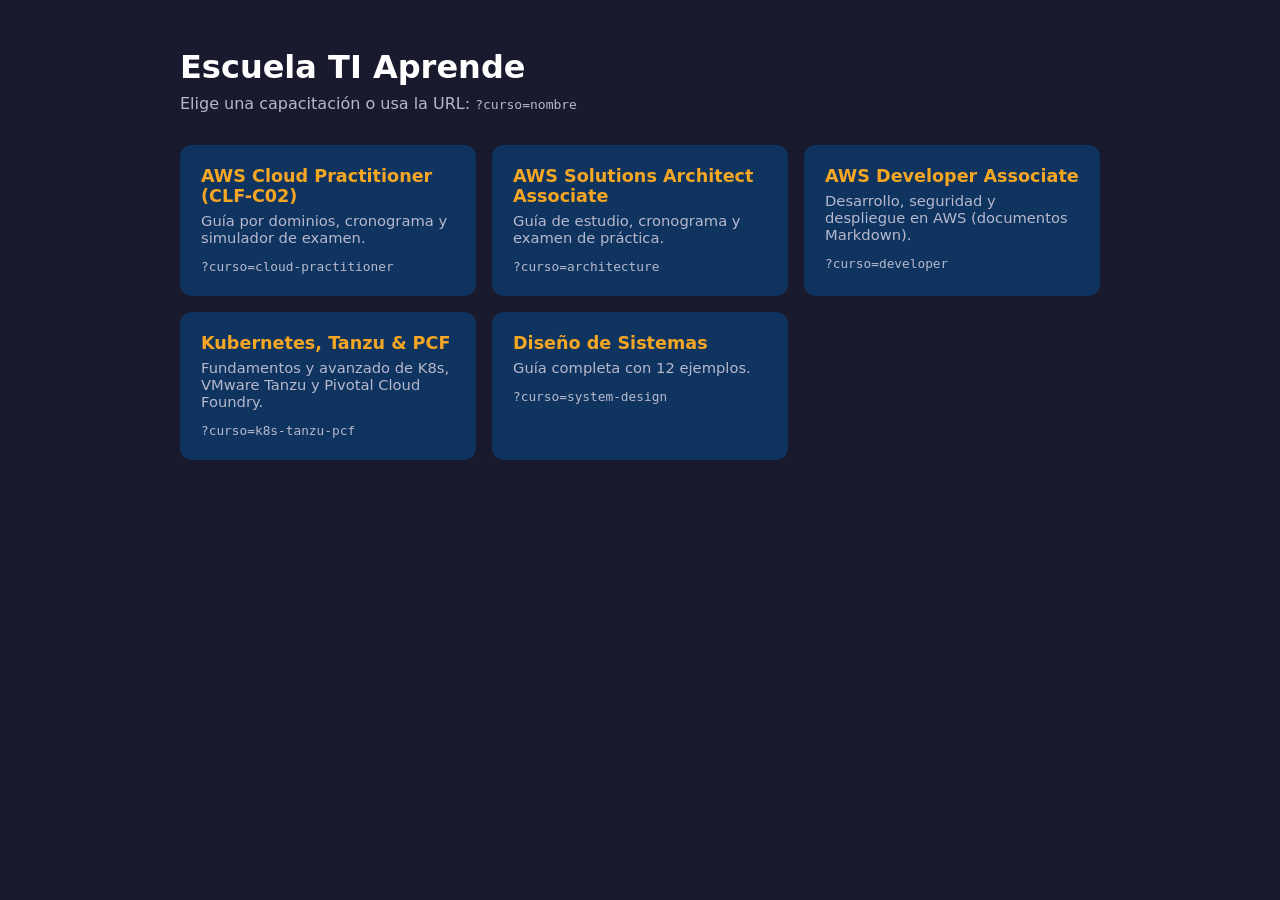
<file: index.html>
<!DOCTYPE html>
<html lang="es">
<head>
<meta charset="UTF-8">
<meta name="viewport" content="width=device-width, initial-scale=1.0">
<title>Escuela TI Aprende - Capacitaciones</title>
<style>
  :root { --bg:#1a1a2e; --card:#0f3460; --accent:#f5a623; --text:#fff; --muted:#b8b8cc; }
  * { box-sizing: border-box; }
  body { margin:0; font-family:system-ui,-apple-system,Segoe UI,Roboto,sans-serif; background:var(--bg); color:var(--text); min-height:100vh; }
  main { max-width:960px; margin:0 auto; padding:48px 20px; }
  h1 { margin:0 0 8px; }
  p.sub { color:var(--muted); margin:0 0 32px; }
  #msg { margin:0 0 24px; padding:12px 16px; border-radius:8px; background:rgba(245,166,35,.15); border:1px solid rgba(245,166,35,.3); display:none; }
  .grid { display:grid; gap:16px; grid-template-columns:repeat(auto-fill,minmax(260px,1fr)); }
  a.card { display:block; padding:20px; background:var(--card); border-radius:12px; color:inherit; text-decoration:none; border:1px solid transparent; transition:.15s; }
  a.card:hover, a.card:focus { border-color:var(--accent); transform:translateY(-2px); }
  .card h2 { margin:0 0 6px; font-size:1.1rem; color:var(--accent); }
  .card p { margin:0 0 10px; color:var(--muted); font-size:.92rem; }
  .card code { font-size:.8rem; color:var(--muted); }
</style>
</head>
<body>
<main>
  <h1>Escuela TI Aprende</h1>
  <p class="sub">Elige una capacitación o usa la URL: <code>?curso=nombre</code></p>
  <div id="msg" role="alert"></div>
  <div class="grid" id="grid"></div>
</main>

<script>
/* Para agregar una capacitación: añade un objeto aquí. "ruta" es relativa a este archivo. */
const CURSOS = [
  { id: "cloud-practitioner", titulo: "AWS Cloud Practitioner (CLF-C02)", desc: "Guía por dominios, cronograma y simulador de examen.",
    ruta: "aws-cloud-practitioner-guide/guia.html", alias: ["clf", "clf-c02", "practitioner", "cloud"] },
  { id: "architecture", titulo: "AWS Solutions Architect Associate", desc: "Guía de estudio, cronograma y examen de práctica.",
    ruta: "aws-architecture-guide/index.html", alias: ["architect", "saa", "saa-c03", "solutions-architect"] },
  { id: "developer", titulo: "AWS Developer Associate", desc: "Desarrollo, seguridad y despliegue en AWS (documentos Markdown).",
    ruta: "https://github.com/mtroangelsanchez/escuela-ti-aprende/tree/main/aws-developer-guide", alias: ["dva", "dva-c02", "aws-developer"] },
  { id: "k8s-tanzu-pcf", titulo: "Kubernetes, Tanzu & PCF", desc: "Fundamentos y avanzado de K8s, VMware Tanzu y Pivotal Cloud Foundry.",
    ruta: "k8-tanzu-pcf-guide/index.html", alias: ["k8s", "k8", "kubernetes", "tanzu", "pcf"] },
  { id: "system-design", titulo: "Diseño de Sistemas", desc: "Guía completa con 12 ejemplos.",
    ruta: "system-design/index.html", alias: ["sistemas", "systemdesign", "system-design-interview"] }
];

const norm = s => (s || "").toLowerCase().trim().replace(/[\s_]+/g, "-");
const buscar = q => CURSOS.find(c => norm(c.id) === q || c.alias.some(a => norm(a) === q));

const params = new URLSearchParams(location.search);
const pedido = norm(params.get("curso") || params.get("c") || location.hash.replace(/^#\/?/, ""));
const msg = document.getElementById("msg");

if (pedido) {
  const curso = buscar(pedido);
  if (curso) {
    location.replace(curso.ruta);
  } else {
    msg.textContent = 'No existe la capacitación "' + pedido + '". Elige una de la lista.';
    msg.style.display = "block";
  }
}

const grid = document.getElementById("grid");
CURSOS.forEach(c => {
  const a = document.createElement("a");
  a.className = "card";
  a.href = c.ruta;
  const h = document.createElement("h2"); h.textContent = c.titulo;
  const p = document.createElement("p"); p.textContent = c.desc;
  const code = document.createElement("code"); code.textContent = "?curso=" + c.id;
  a.append(h, p, code);
  grid.appendChild(a);
});
</script>
<noscript>
  <ul>
    <li><a href="aws-cloud-practitioner-guide/guia.html">AWS Cloud Practitioner</a></li>
    <li><a href="aws-architecture-guide/index.html">AWS Solutions Architect</a></li>
    <li><a href="k8-tanzu-pcf-guide/index.html">Kubernetes, Tanzu &amp; PCF</a></li>
    <li><a href="system-design/index.html">Diseño de Sistemas</a></li>
  </ul>
</noscript>
</body>
</html>
</file>
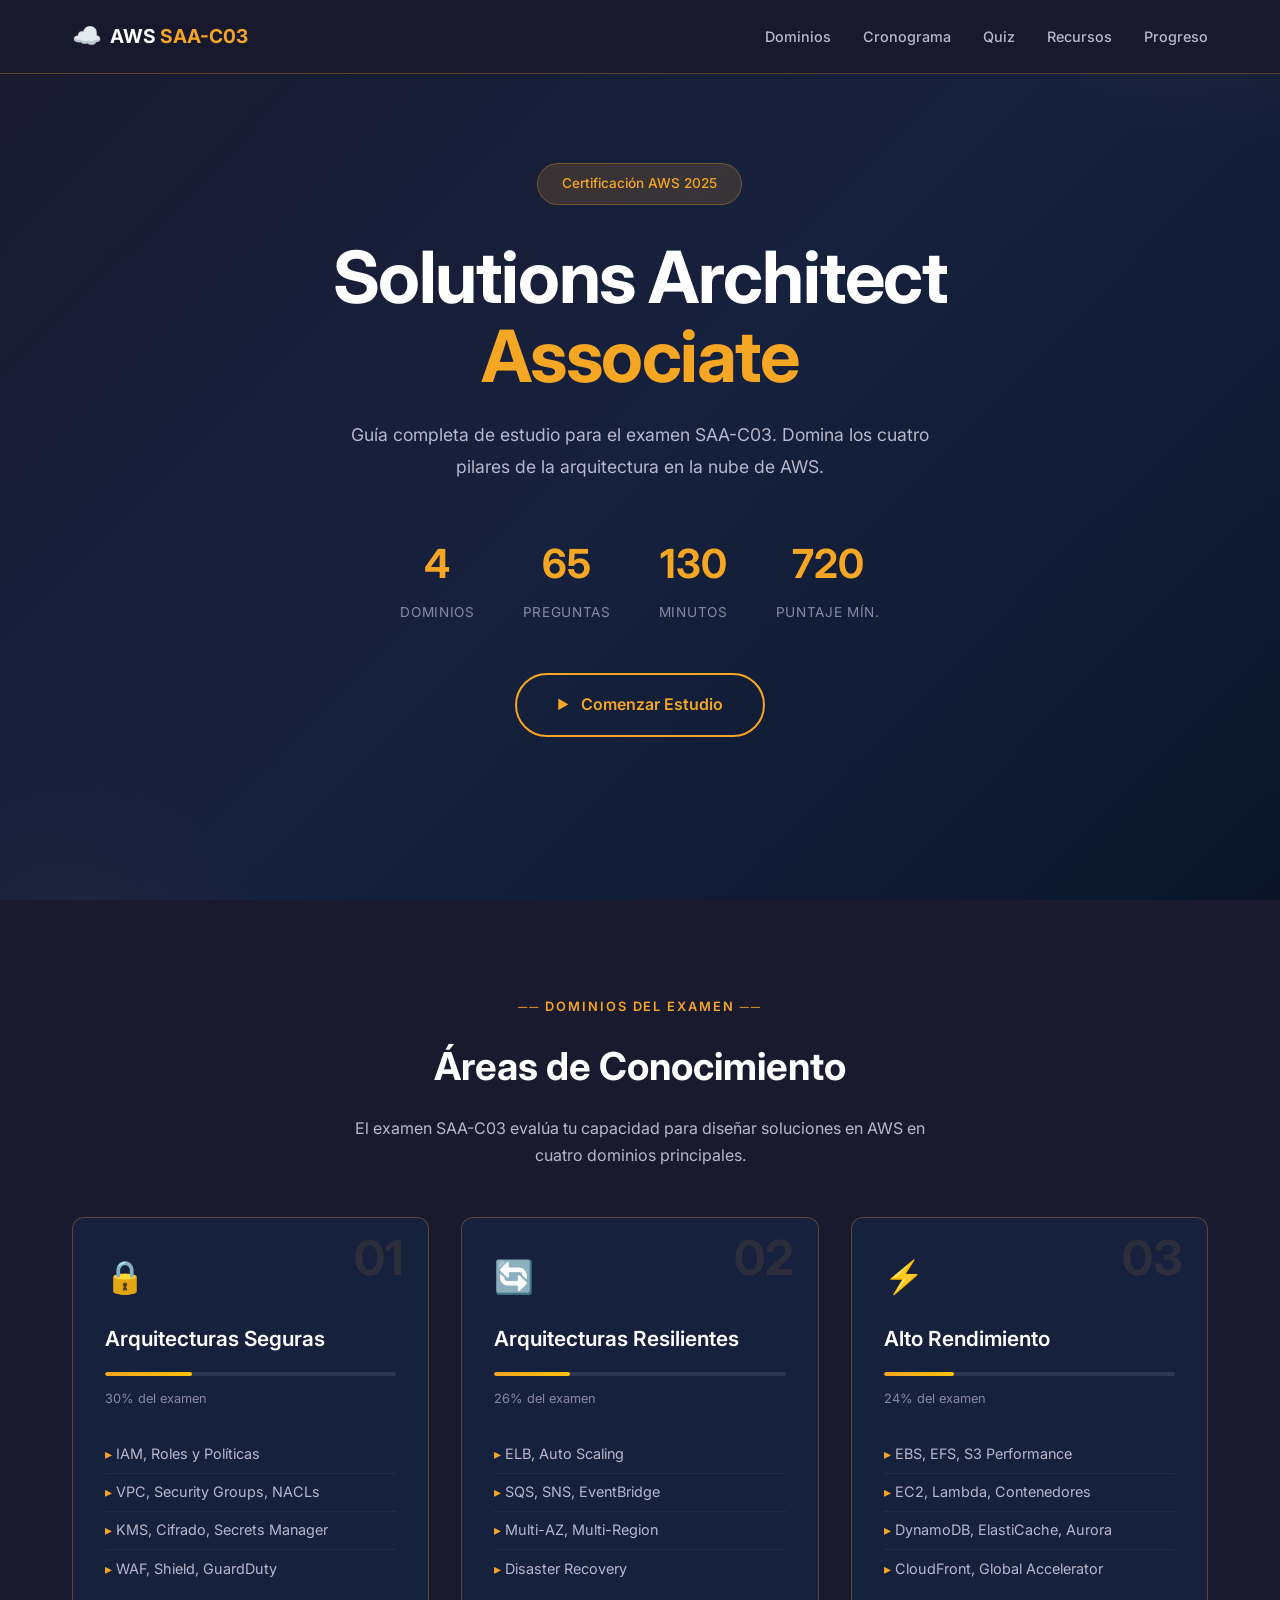
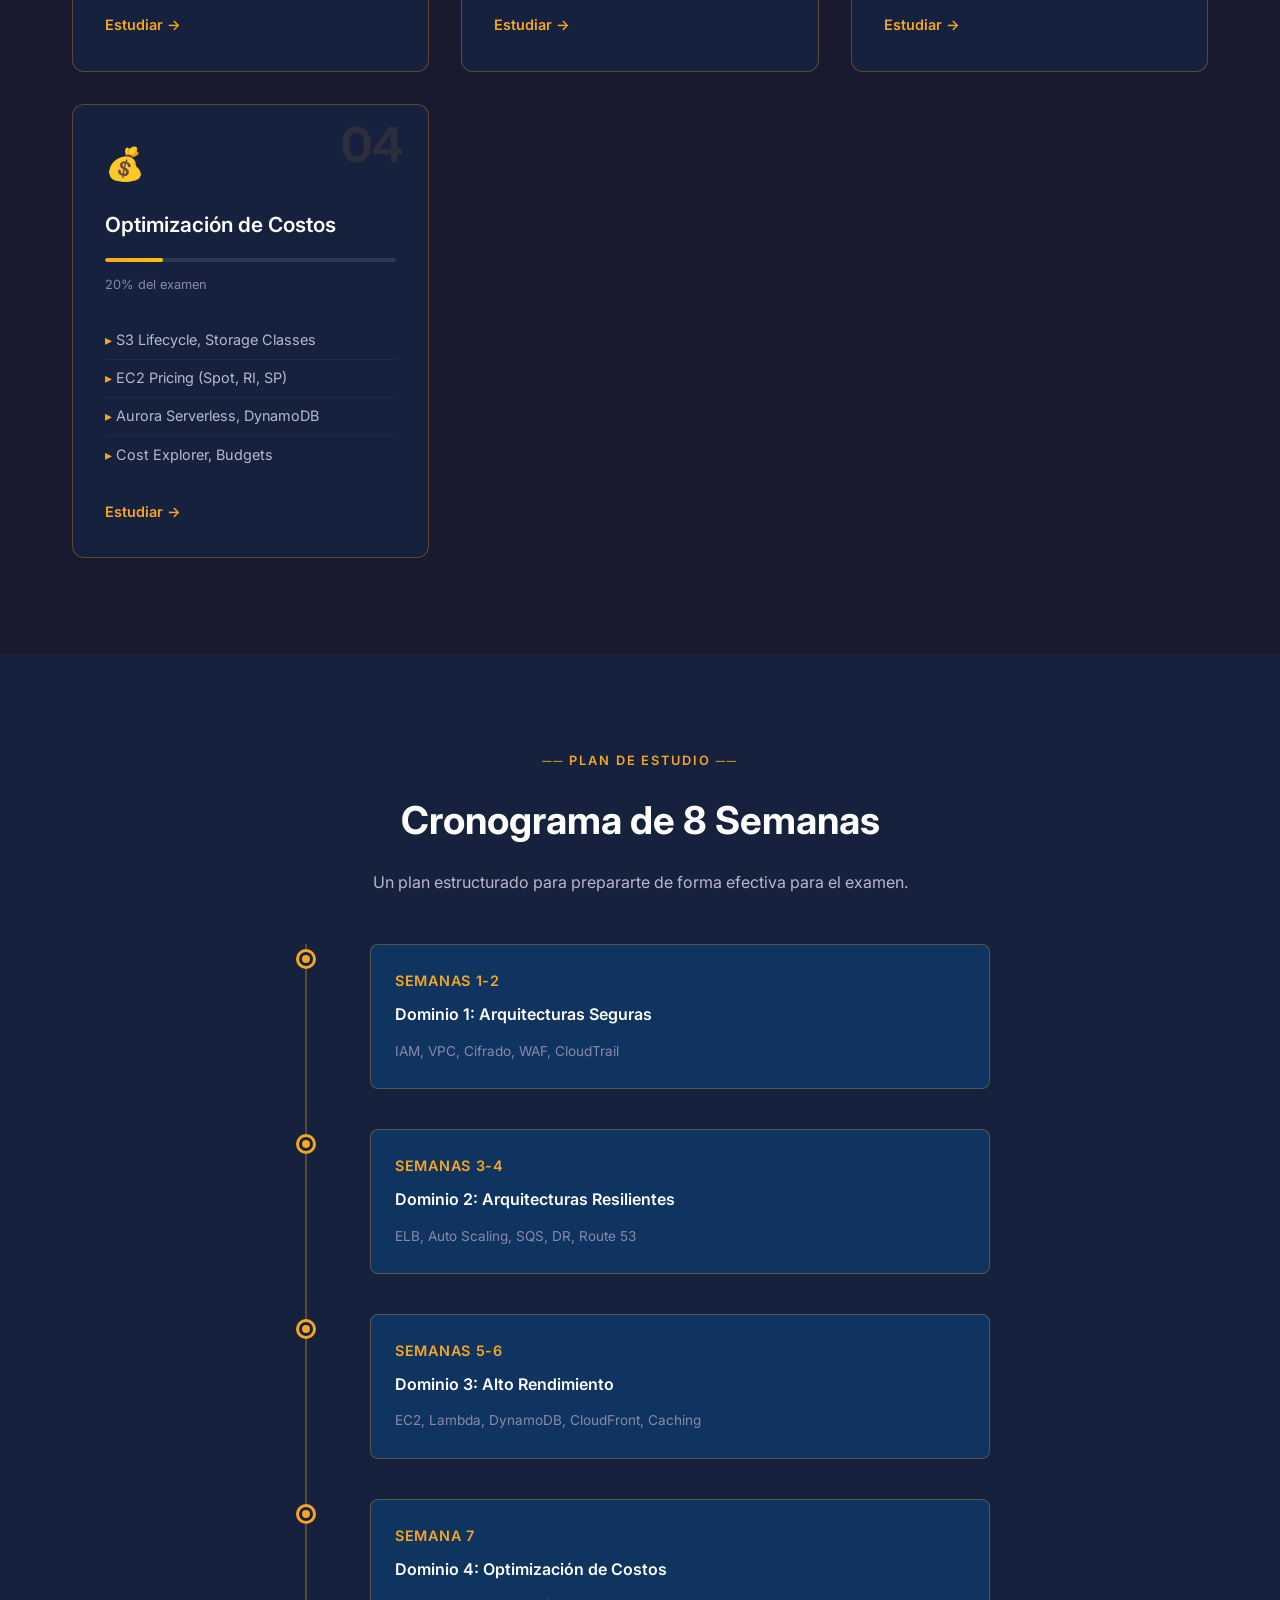
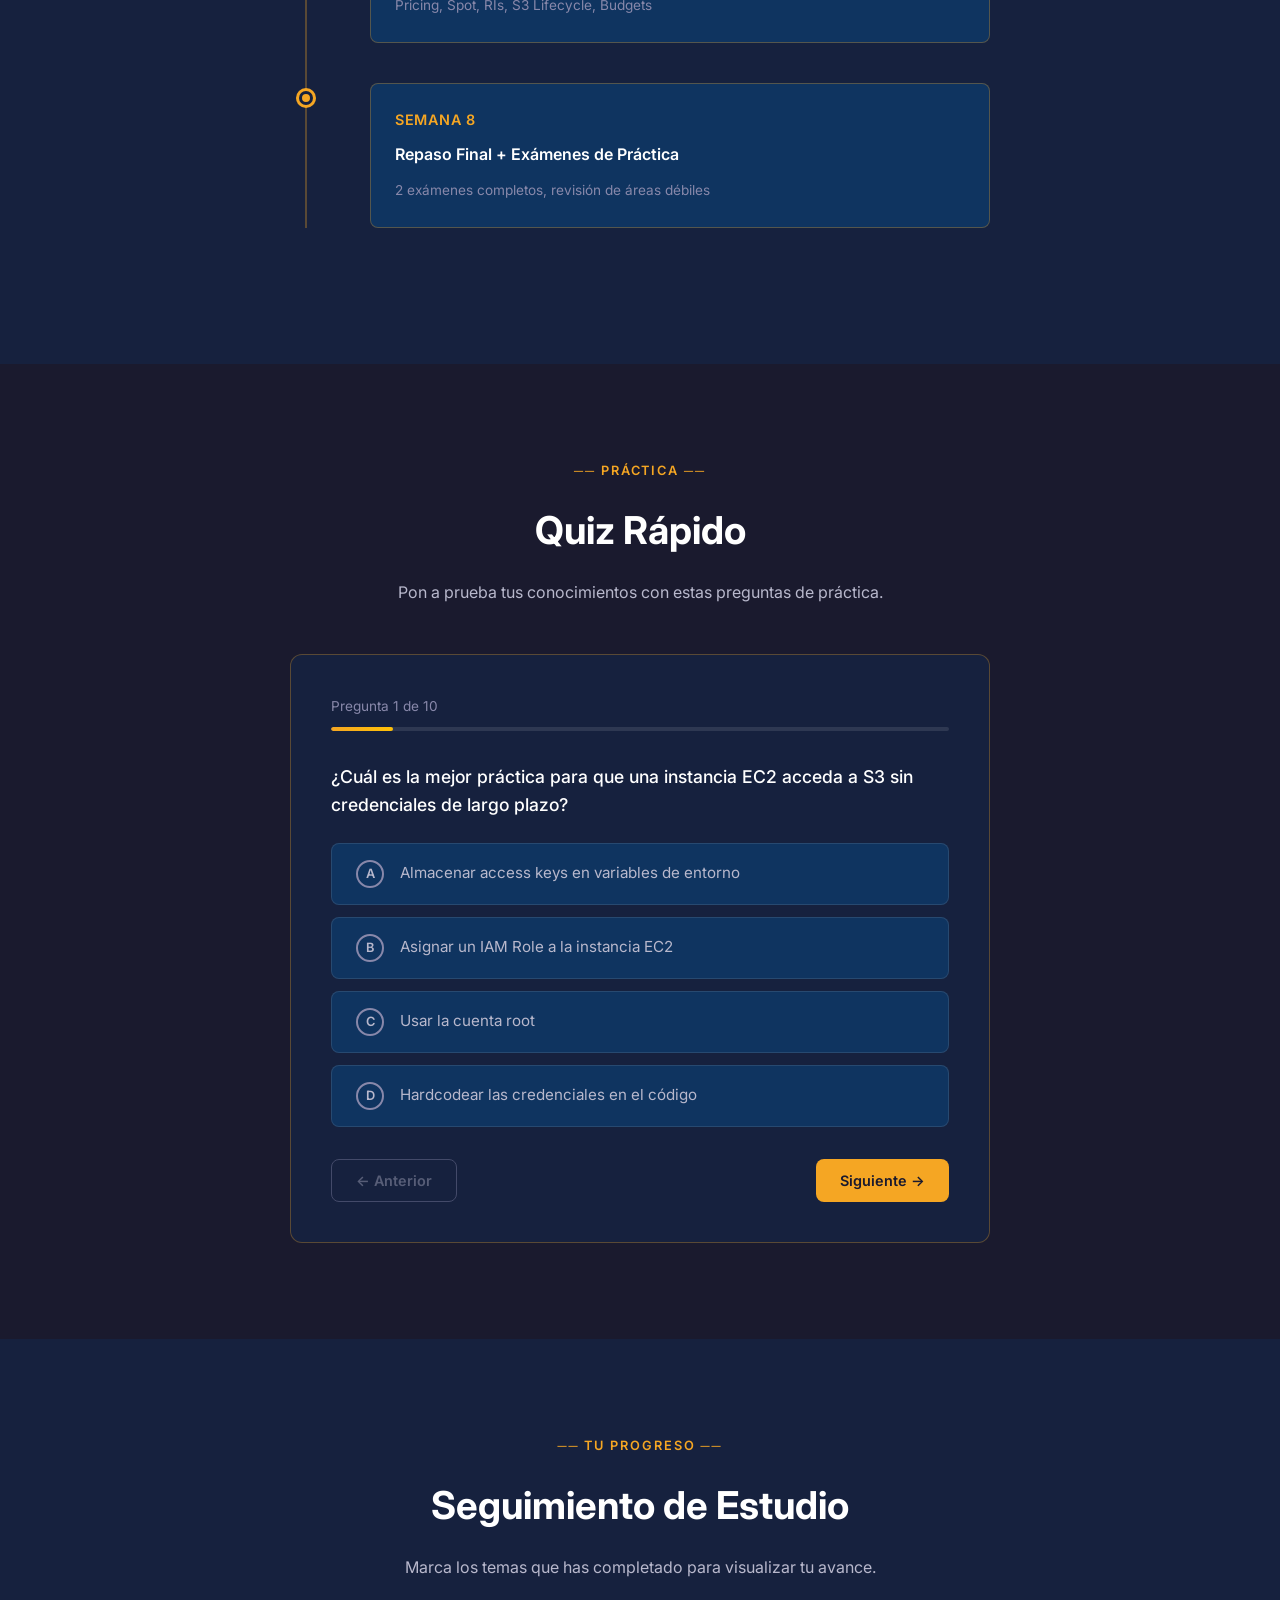
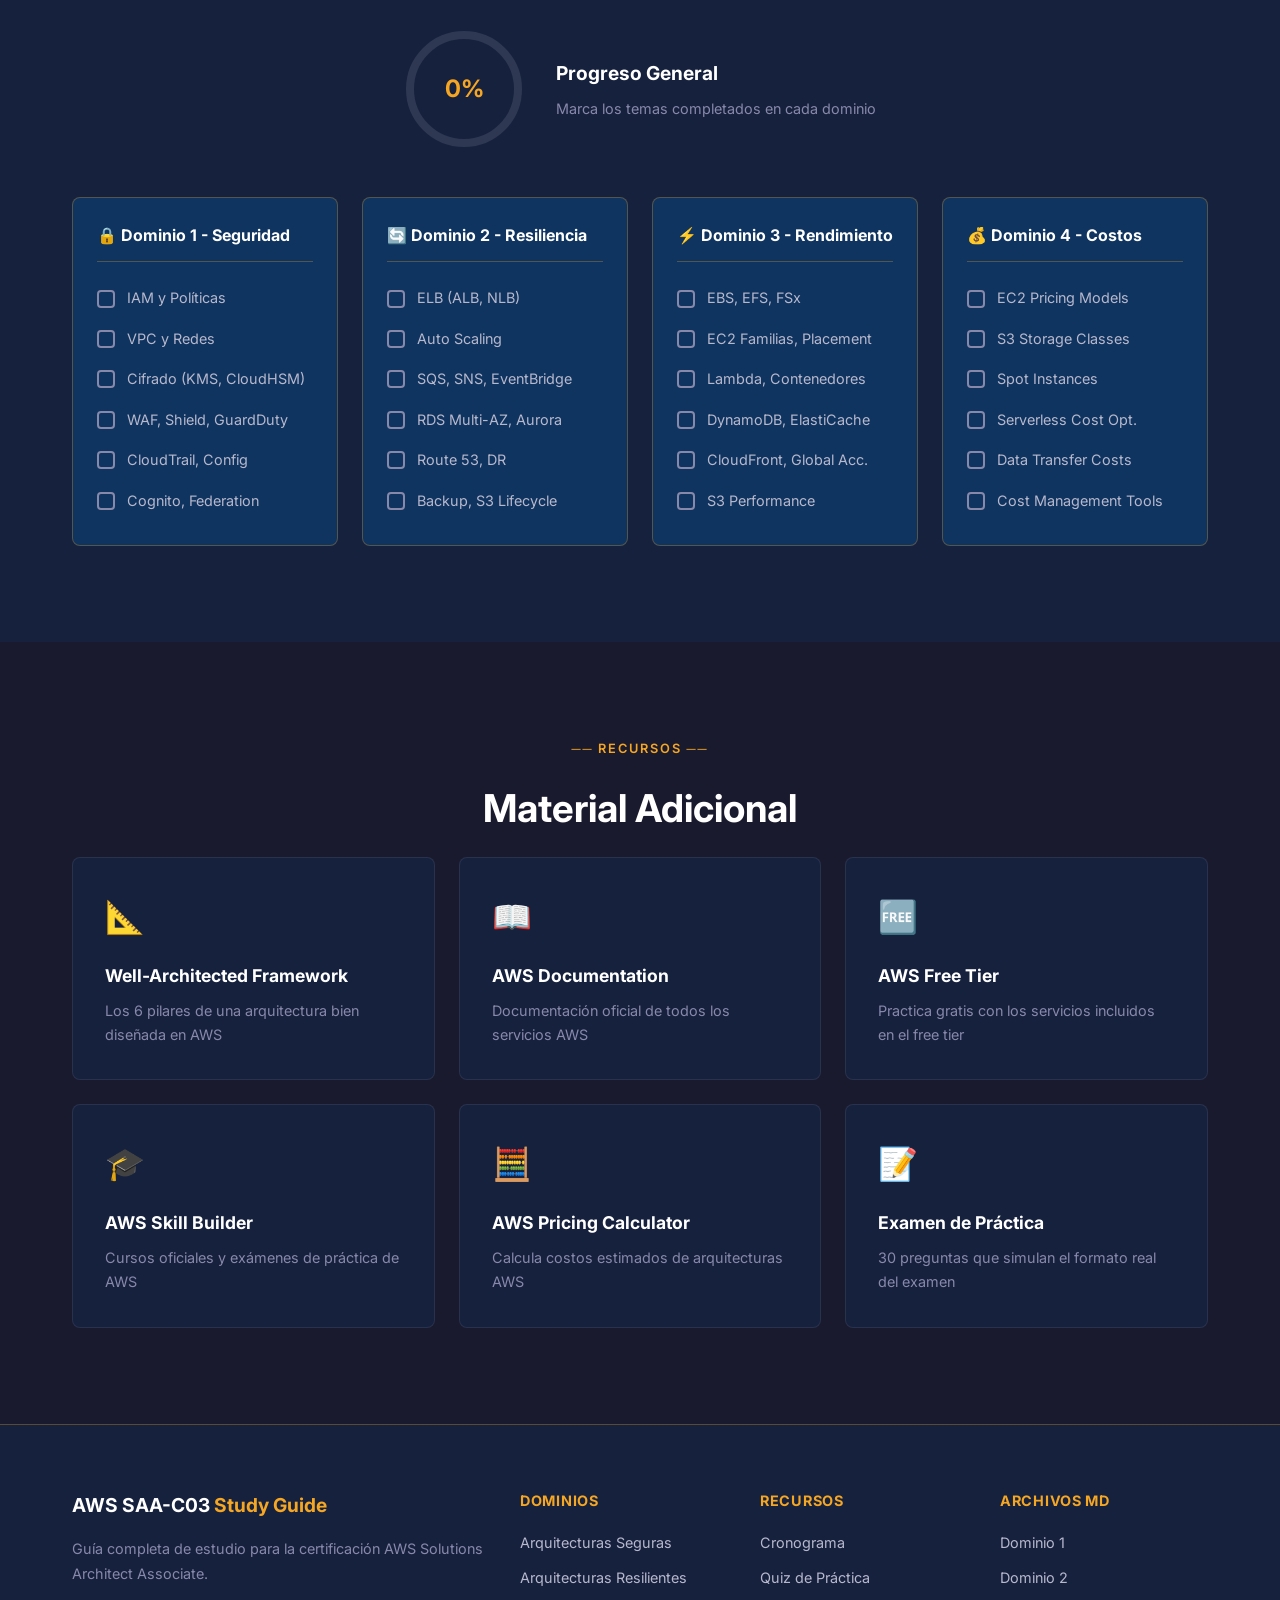
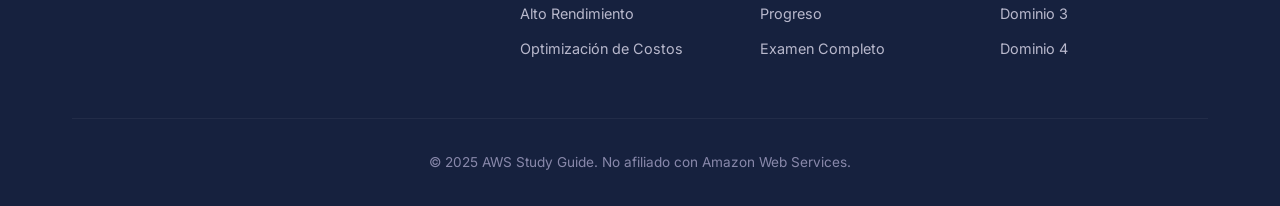
<file: aws-architecture-guide/index.html>
<!DOCTYPE html>
<html lang="es">
<head>
    <meta charset="UTF-8">
    <meta name="viewport" content="width=device-width, initial-scale=1.0">
    <title>AWS Solutions Architect Associate - Guía de Estudio</title>
    <link rel="stylesheet" href="styles.css">
    <link href="https://fonts.googleapis.com/css2?family=Inter:wght@300;400;500;600;700&family=JetBrains+Mono:wght@400;500&display=swap" rel="stylesheet">
</head>
<body>
    <!-- Navigation -->
    <nav class="navbar" id="navbar">
        <div class="nav-container">
            <a href="#hero" class="nav-logo">
                <span class="logo-icon">☁️</span>
                <span class="logo-text">AWS <span class="gold">SAA-C03</span></span>
            </a>
            <ul class="nav-links" id="navLinks">
                <li><a href="#dominios" class="nav-link">Dominios</a></li>
                <li><a href="#cronograma" class="nav-link">Cronograma</a></li>
                <li><a href="#quiz" class="nav-link">Quiz</a></li>
                <li><a href="#recursos" class="nav-link">Recursos</a></li>
                <li><a href="#progreso" class="nav-link">Progreso</a></li>
            </ul>
            <button class="nav-toggle" id="navToggle" aria-label="Abrir menú">
                <span></span><span></span><span></span>
            </button>
        </div>
    </nav>

    <!-- Hero Section -->
    <section class="hero" id="hero">
        <div class="hero-overlay"></div>
        <div class="hero-content">
            <span class="hero-badge">Certificación AWS 2025</span>
            <h1 class="hero-title">Solutions Architect<br><span class="gold">Associate</span></h1>
            <p class="hero-subtitle">Guía completa de estudio para el examen SAA-C03. Domina los cuatro pilares de la arquitectura en la nube de AWS.</p>
            <div class="hero-stats">
                <div class="stat">
                    <span class="stat-number">4</span>
                    <span class="stat-label">Dominios</span>
                </div>
                <div class="stat">
                    <span class="stat-number">65</span>
                    <span class="stat-label">Preguntas</span>
                </div>
                <div class="stat">
                    <span class="stat-number">130</span>
                    <span class="stat-label">Minutos</span>
                </div>
                <div class="stat">
                    <span class="stat-number">720</span>
                    <span class="stat-label">Puntaje Mín.</span>
                </div>
            </div>
            <a href="#dominios" class="hero-cta">
                <span class="play-icon">▶</span>
                Comenzar Estudio
            </a>
        </div>
    </section>

    <!-- Domains Section -->
    <section class="section" id="dominios">
        <div class="container">
            <span class="section-label">── DOMINIOS DEL EXAMEN ──</span>
            <h2 class="section-title">Áreas de Conocimiento</h2>
            <p class="section-desc">El examen SAA-C03 evalúa tu capacidad para diseñar soluciones en AWS en cuatro dominios principales.</p>
            
            <div class="domains-grid">
                <!-- Domain 1 -->
                <div class="domain-card" data-domain="1">
                    <div class="card-number">01</div>
                    <div class="card-icon">🔒</div>
                    <h3 class="card-title">Arquitecturas Seguras</h3>
                    <div class="card-weight">
                        <div class="weight-bar">
                            <div class="weight-fill" style="width: 30%"></div>
                        </div>
                        <span class="weight-text">30% del examen</span>
                    </div>
                    <ul class="card-topics">
                        <li>IAM, Roles y Políticas</li>
                        <li>VPC, Security Groups, NACLs</li>
                        <li>KMS, Cifrado, Secrets Manager</li>
                        <li>WAF, Shield, GuardDuty</li>
                    </ul>
                    <a href="#domain1-content" class="card-link" onclick="showDomainContent(1)">Estudiar →</a>
                </div>

                <!-- Domain 2 -->
                <div class="domain-card" data-domain="2">
                    <div class="card-number">02</div>
                    <div class="card-icon">🔄</div>
                    <h3 class="card-title">Arquitecturas Resilientes</h3>
                    <div class="card-weight">
                        <div class="weight-bar">
                            <div class="weight-fill" style="width: 26%"></div>
                        </div>
                        <span class="weight-text">26% del examen</span>
                    </div>
                    <ul class="card-topics">
                        <li>ELB, Auto Scaling</li>
                        <li>SQS, SNS, EventBridge</li>
                        <li>Multi-AZ, Multi-Region</li>
                        <li>Disaster Recovery</li>
                    </ul>
                    <a href="#domain2-content" class="card-link" onclick="showDomainContent(2)">Estudiar →</a>
                </div>

                <!-- Domain 3 -->
                <div class="domain-card" data-domain="3">
                    <div class="card-number">03</div>
                    <div class="card-icon">⚡</div>
                    <h3 class="card-title">Alto Rendimiento</h3>
                    <div class="card-weight">
                        <div class="weight-bar">
                            <div class="weight-fill" style="width: 24%"></div>
                        </div>
                        <span class="weight-text">24% del examen</span>
                    </div>
                    <ul class="card-topics">
                        <li>EBS, EFS, S3 Performance</li>
                        <li>EC2, Lambda, Contenedores</li>
                        <li>DynamoDB, ElastiCache, Aurora</li>
                        <li>CloudFront, Global Accelerator</li>
                    </ul>
                    <a href="#domain3-content" class="card-link" onclick="showDomainContent(3)">Estudiar →</a>
                </div>

                <!-- Domain 4 -->
                <div class="domain-card" data-domain="4">
                    <div class="card-number">04</div>
                    <div class="card-icon">💰</div>
                    <h3 class="card-title">Optimización de Costos</h3>
                    <div class="card-weight">
                        <div class="weight-bar">
                            <div class="weight-fill" style="width: 20%"></div>
                        </div>
                        <span class="weight-text">20% del examen</span>
                    </div>
                    <ul class="card-topics">
                        <li>S3 Lifecycle, Storage Classes</li>
                        <li>EC2 Pricing (Spot, RI, SP)</li>
                        <li>Aurora Serverless, DynamoDB</li>
                        <li>Cost Explorer, Budgets</li>
                    </ul>
                    <a href="#domain4-content" class="card-link" onclick="showDomainContent(4)">Estudiar →</a>
                </div>
            </div>
        </div>
    </section>

    <!-- Domain Content Modal -->
    <div class="domain-modal" id="domainModal">
        <div class="modal-content">
            <button class="modal-close" onclick="closeDomainModal()">&times;</button>
            <div id="domainModalBody"></div>
        </div>
    </div>

    <!-- Cronograma Section -->
    <section class="section section-alt" id="cronograma">
        <div class="container">
            <span class="section-label">── PLAN DE ESTUDIO ──</span>
            <h2 class="section-title">Cronograma de 8 Semanas</h2>
            <p class="section-desc">Un plan estructurado para prepararte de forma efectiva para el examen.</p>
            
            <div class="timeline">
                <div class="timeline-item" data-week="1-2">
                    <div class="timeline-marker"></div>
                    <div class="timeline-content">
                        <h4>Semanas 1-2</h4>
                        <p>Dominio 1: Arquitecturas Seguras</p>
                        <span class="timeline-detail">IAM, VPC, Cifrado, WAF, CloudTrail</span>
                    </div>
                </div>
                <div class="timeline-item" data-week="3-4">
                    <div class="timeline-marker"></div>
                    <div class="timeline-content">
                        <h4>Semanas 3-4</h4>
                        <p>Dominio 2: Arquitecturas Resilientes</p>
                        <span class="timeline-detail">ELB, Auto Scaling, SQS, DR, Route 53</span>
                    </div>
                </div>
                <div class="timeline-item" data-week="5-6">
                    <div class="timeline-marker"></div>
                    <div class="timeline-content">
                        <h4>Semanas 5-6</h4>
                        <p>Dominio 3: Alto Rendimiento</p>
                        <span class="timeline-detail">EC2, Lambda, DynamoDB, CloudFront, Caching</span>
                    </div>
                </div>
                <div class="timeline-item" data-week="7">
                    <div class="timeline-marker"></div>
                    <div class="timeline-content">
                        <h4>Semana 7</h4>
                        <p>Dominio 4: Optimización de Costos</p>
                        <span class="timeline-detail">Pricing, Spot, RIs, S3 Lifecycle, Budgets</span>
                    </div>
                </div>
                <div class="timeline-item" data-week="8">
                    <div class="timeline-marker"></div>
                    <div class="timeline-content">
                        <h4>Semana 8</h4>
                        <p>Repaso Final + Exámenes de Práctica</p>
                        <span class="timeline-detail">2 exámenes completos, revisión de áreas débiles</span>
                    </div>
                </div>
            </div>
        </div>
    </section>

    <!-- Quiz Section -->
    <section class="section" id="quiz">
        <div class="container">
            <span class="section-label">── PRÁCTICA ──</span>
            <h2 class="section-title">Quiz Rápido</h2>
            <p class="section-desc">Pon a prueba tus conocimientos con estas preguntas de práctica.</p>
            
            <div class="quiz-container" id="quizContainer">
                <div class="quiz-progress">
                    <span id="quizProgress">Pregunta 1 de 10</span>
                    <div class="quiz-progress-bar">
                        <div class="quiz-progress-fill" id="quizProgressFill"></div>
                    </div>
                </div>
                
                <div class="quiz-question" id="quizQuestion">
                    <h3 id="questionText"></h3>
                    <div class="quiz-options" id="quizOptions"></div>
                </div>
                
                <div class="quiz-feedback" id="quizFeedback"></div>
                
                <div class="quiz-actions">
                    <button class="btn btn-secondary" id="btnPrev" onclick="prevQuestion()" disabled>← Anterior</button>
                    <button class="btn btn-primary" id="btnNext" onclick="nextQuestion()">Siguiente →</button>
                </div>
            </div>
            
            <div class="quiz-results" id="quizResults" style="display:none;">
                <div class="results-card">
                    <h3>Resultados del Quiz</h3>
                    <div class="results-score" id="resultsScore"></div>
                    <div class="results-breakdown" id="resultsBreakdown"></div>
                    <button class="btn btn-primary" onclick="restartQuiz()">Intentar de Nuevo</button>
                </div>
            </div>
        </div>
    </section>

    <!-- Progress Section -->
    <section class="section section-alt" id="progreso">
        <div class="container">
            <span class="section-label">── TU PROGRESO ──</span>
            <h2 class="section-title">Seguimiento de Estudio</h2>
            <p class="section-desc">Marca los temas que has completado para visualizar tu avance.</p>
            
            <div class="progress-overview">
                <div class="progress-circle-container">
                    <svg class="progress-circle" viewBox="0 0 120 120">
                        <circle class="progress-bg" cx="60" cy="60" r="54"></circle>
                        <circle class="progress-fill-circle" id="progressCircle" cx="60" cy="60" r="54"></circle>
                    </svg>
                    <div class="progress-percentage" id="progressPercentage">0%</div>
                </div>
                <div class="progress-details">
                    <h4>Progreso General</h4>
                    <p>Marca los temas completados en cada dominio</p>
                </div>
            </div>

            <div class="checklist-grid">
                <div class="checklist-card">
                    <h4>🔒 Dominio 1 - Seguridad</h4>
                    <label class="check-item"><input type="checkbox" class="progress-check" data-domain="1"> IAM y Políticas</label>
                    <label class="check-item"><input type="checkbox" class="progress-check" data-domain="1"> VPC y Redes</label>
                    <label class="check-item"><input type="checkbox" class="progress-check" data-domain="1"> Cifrado (KMS, CloudHSM)</label>
                    <label class="check-item"><input type="checkbox" class="progress-check" data-domain="1"> WAF, Shield, GuardDuty</label>
                    <label class="check-item"><input type="checkbox" class="progress-check" data-domain="1"> CloudTrail, Config</label>
                    <label class="check-item"><input type="checkbox" class="progress-check" data-domain="1"> Cognito, Federation</label>
                </div>
                <div class="checklist-card">
                    <h4>🔄 Dominio 2 - Resiliencia</h4>
                    <label class="check-item"><input type="checkbox" class="progress-check" data-domain="2"> ELB (ALB, NLB)</label>
                    <label class="check-item"><input type="checkbox" class="progress-check" data-domain="2"> Auto Scaling</label>
                    <label class="check-item"><input type="checkbox" class="progress-check" data-domain="2"> SQS, SNS, EventBridge</label>
                    <label class="check-item"><input type="checkbox" class="progress-check" data-domain="2"> RDS Multi-AZ, Aurora</label>
                    <label class="check-item"><input type="checkbox" class="progress-check" data-domain="2"> Route 53, DR</label>
                    <label class="check-item"><input type="checkbox" class="progress-check" data-domain="2"> Backup, S3 Lifecycle</label>
                </div>
                <div class="checklist-card">
                    <h4>⚡ Dominio 3 - Rendimiento</h4>
                    <label class="check-item"><input type="checkbox" class="progress-check" data-domain="3"> EBS, EFS, FSx</label>
                    <label class="check-item"><input type="checkbox" class="progress-check" data-domain="3"> EC2 Familias, Placement</label>
                    <label class="check-item"><input type="checkbox" class="progress-check" data-domain="3"> Lambda, Contenedores</label>
                    <label class="check-item"><input type="checkbox" class="progress-check" data-domain="3"> DynamoDB, ElastiCache</label>
                    <label class="check-item"><input type="checkbox" class="progress-check" data-domain="3"> CloudFront, Global Acc.</label>
                    <label class="check-item"><input type="checkbox" class="progress-check" data-domain="3"> S3 Performance</label>
                </div>
                <div class="checklist-card">
                    <h4>💰 Dominio 4 - Costos</h4>
                    <label class="check-item"><input type="checkbox" class="progress-check" data-domain="4"> EC2 Pricing Models</label>
                    <label class="check-item"><input type="checkbox" class="progress-check" data-domain="4"> S3 Storage Classes</label>
                    <label class="check-item"><input type="checkbox" class="progress-check" data-domain="4"> Spot Instances</label>
                    <label class="check-item"><input type="checkbox" class="progress-check" data-domain="4"> Serverless Cost Opt.</label>
                    <label class="check-item"><input type="checkbox" class="progress-check" data-domain="4"> Data Transfer Costs</label>
                    <label class="check-item"><input type="checkbox" class="progress-check" data-domain="4"> Cost Management Tools</label>
                </div>
            </div>
        </div>
    </section>

    <!-- Resources Section -->
    <section class="section" id="recursos">
        <div class="container">
            <span class="section-label">── RECURSOS ──</span>
            <h2 class="section-title">Material Adicional</h2>
            
            <div class="resources-grid">
                <a href="https://aws.amazon.com/architecture/well-architected/" target="_blank" class="resource-card">
                    <div class="resource-icon">📐</div>
                    <h4>Well-Architected Framework</h4>
                    <p>Los 6 pilares de una arquitectura bien diseñada en AWS</p>
                </a>
                <a href="https://docs.aws.amazon.com/" target="_blank" class="resource-card">
                    <div class="resource-icon">📖</div>
                    <h4>AWS Documentation</h4>
                    <p>Documentación oficial de todos los servicios AWS</p>
                </a>
                <a href="https://aws.amazon.com/free/" target="_blank" class="resource-card">
                    <div class="resource-icon">🆓</div>
                    <h4>AWS Free Tier</h4>
                    <p>Practica gratis con los servicios incluidos en el free tier</p>
                </a>
                <a href="https://skillbuilder.aws/" target="_blank" class="resource-card">
                    <div class="resource-icon">🎓</div>
                    <h4>AWS Skill Builder</h4>
                    <p>Cursos oficiales y exámenes de práctica de AWS</p>
                </a>
                <a href="https://calculator.aws/" target="_blank" class="resource-card">
                    <div class="resource-icon">🧮</div>
                    <h4>AWS Pricing Calculator</h4>
                    <p>Calcula costos estimados de arquitecturas AWS</p>
                </a>
                <a href="06-practice-exam.md" class="resource-card">
                    <div class="resource-icon">📝</div>
                    <h4>Examen de Práctica</h4>
                    <p>30 preguntas que simulan el formato real del examen</p>
                </a>
            </div>
        </div>
    </section>

    <!-- Footer -->
    <footer class="footer">
        <div class="container">
            <div class="footer-grid">
                <div class="footer-col">
                    <h4>AWS SAA-C03 <span class="gold">Study Guide</span></h4>
                    <p>Guía completa de estudio para la certificación AWS Solutions Architect Associate.</p>
                </div>
                <div class="footer-col">
                    <h5>Dominios</h5>
                    <ul>
                        <li><a href="#dominios">Arquitecturas Seguras</a></li>
                        <li><a href="#dominios">Arquitecturas Resilientes</a></li>
                        <li><a href="#dominios">Alto Rendimiento</a></li>
                        <li><a href="#dominios">Optimización de Costos</a></li>
                    </ul>
                </div>
                <div class="footer-col">
                    <h5>Recursos</h5>
                    <ul>
                        <li><a href="#cronograma">Cronograma</a></li>
                        <li><a href="#quiz">Quiz de Práctica</a></li>
                        <li><a href="#progreso">Progreso</a></li>
                        <li><a href="06-practice-exam.md">Examen Completo</a></li>
                    </ul>
                </div>
                <div class="footer-col">
                    <h5>Archivos MD</h5>
                    <ul>
                        <li><a href="01-secure-architectures.md">Dominio 1</a></li>
                        <li><a href="02-resilient-architectures.md">Dominio 2</a></li>
                        <li><a href="03-high-performing-architectures.md">Dominio 3</a></li>
                        <li><a href="04-cost-optimized-architectures.md">Dominio 4</a></li>
                    </ul>
                </div>
            </div>
            <div class="footer-bottom">
                <p>© 2025 AWS Study Guide. No afiliado con Amazon Web Services.</p>
            </div>
        </div>
    </footer>

    <script src="script.js"></script>
</body>
</html>
</file>
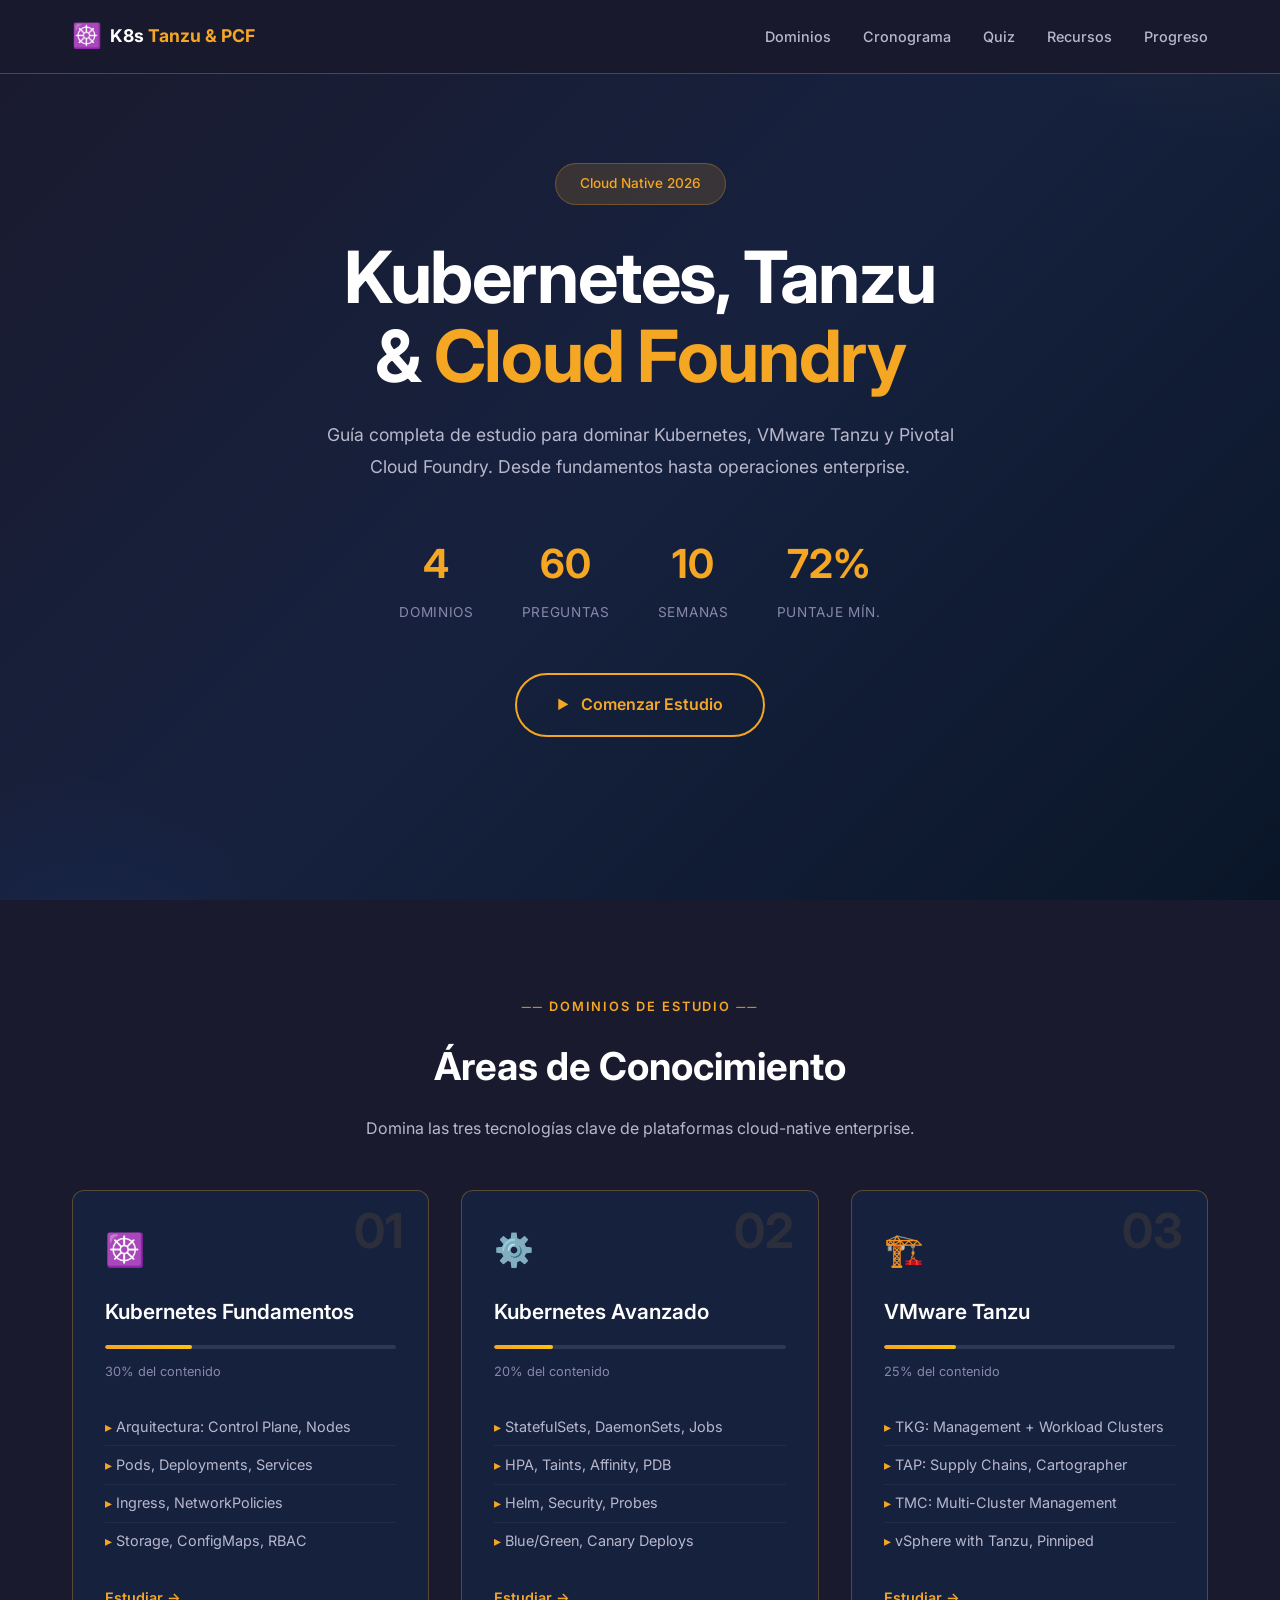
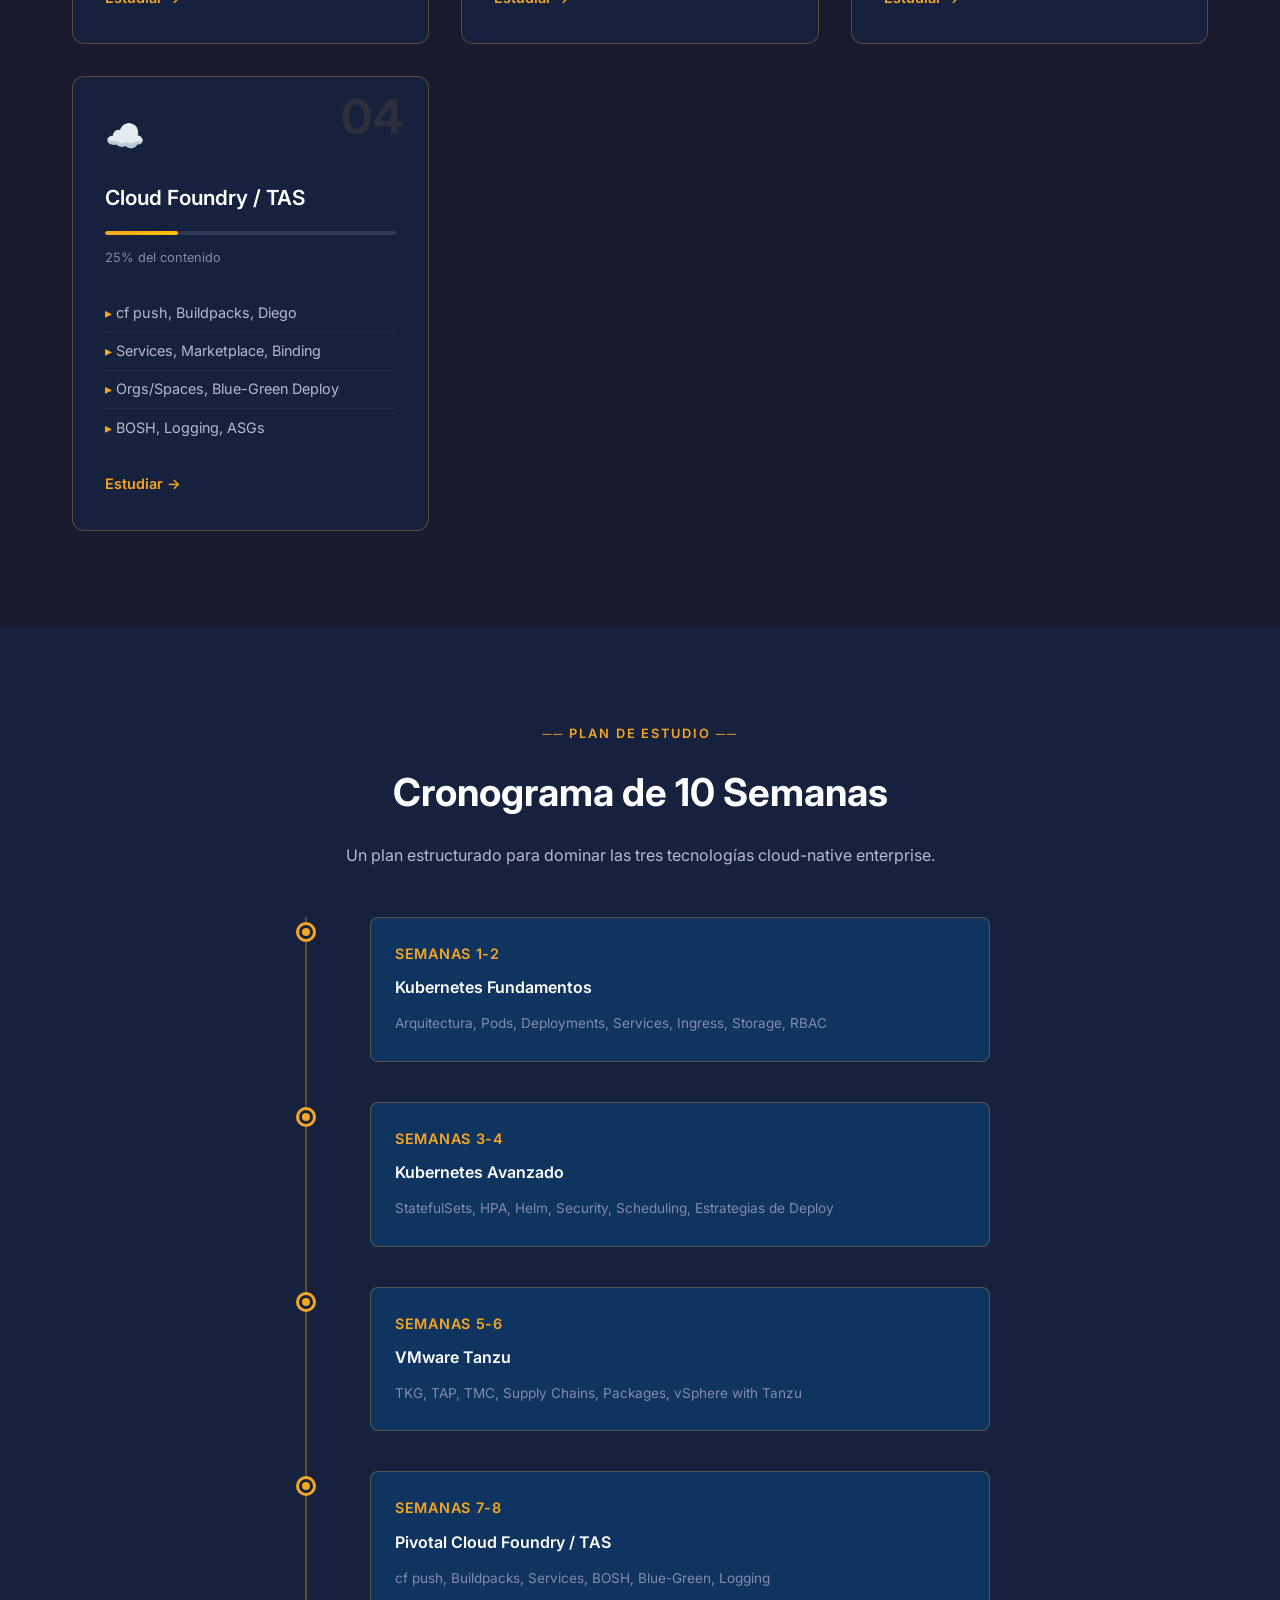
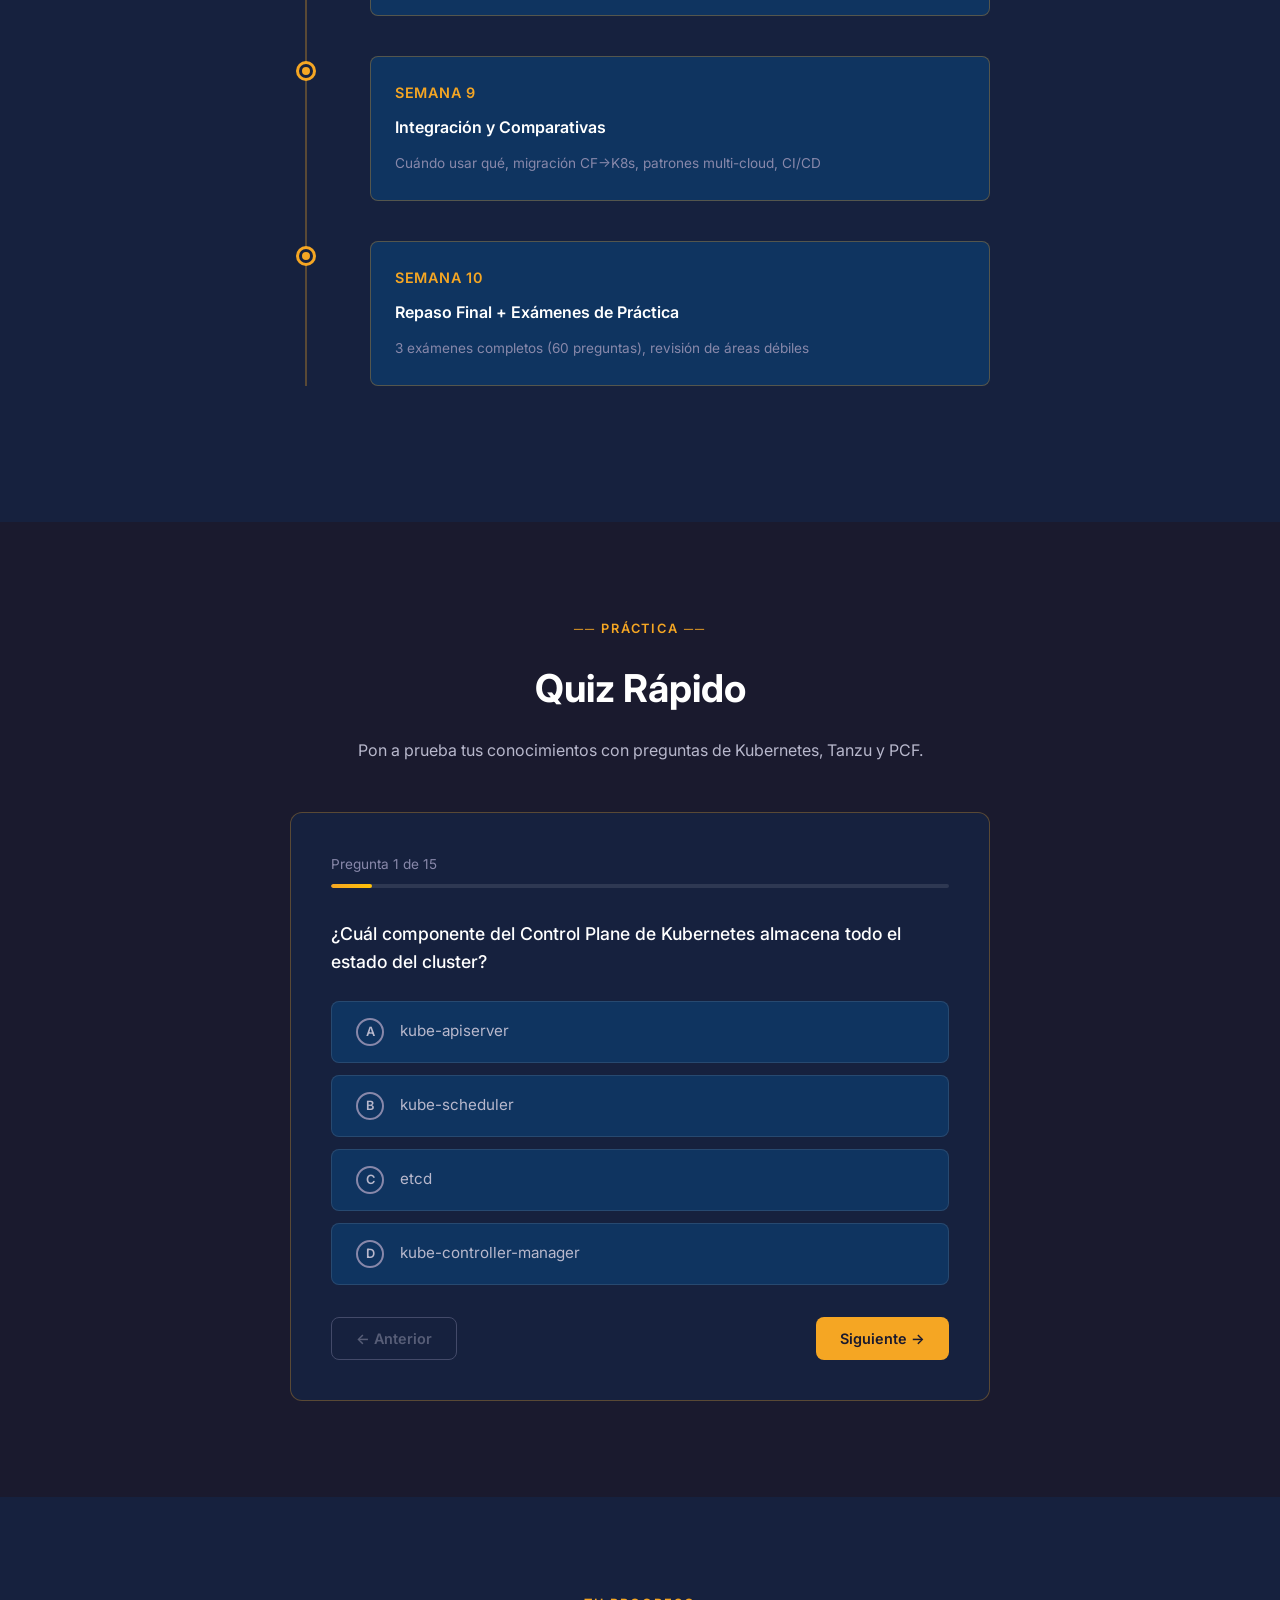
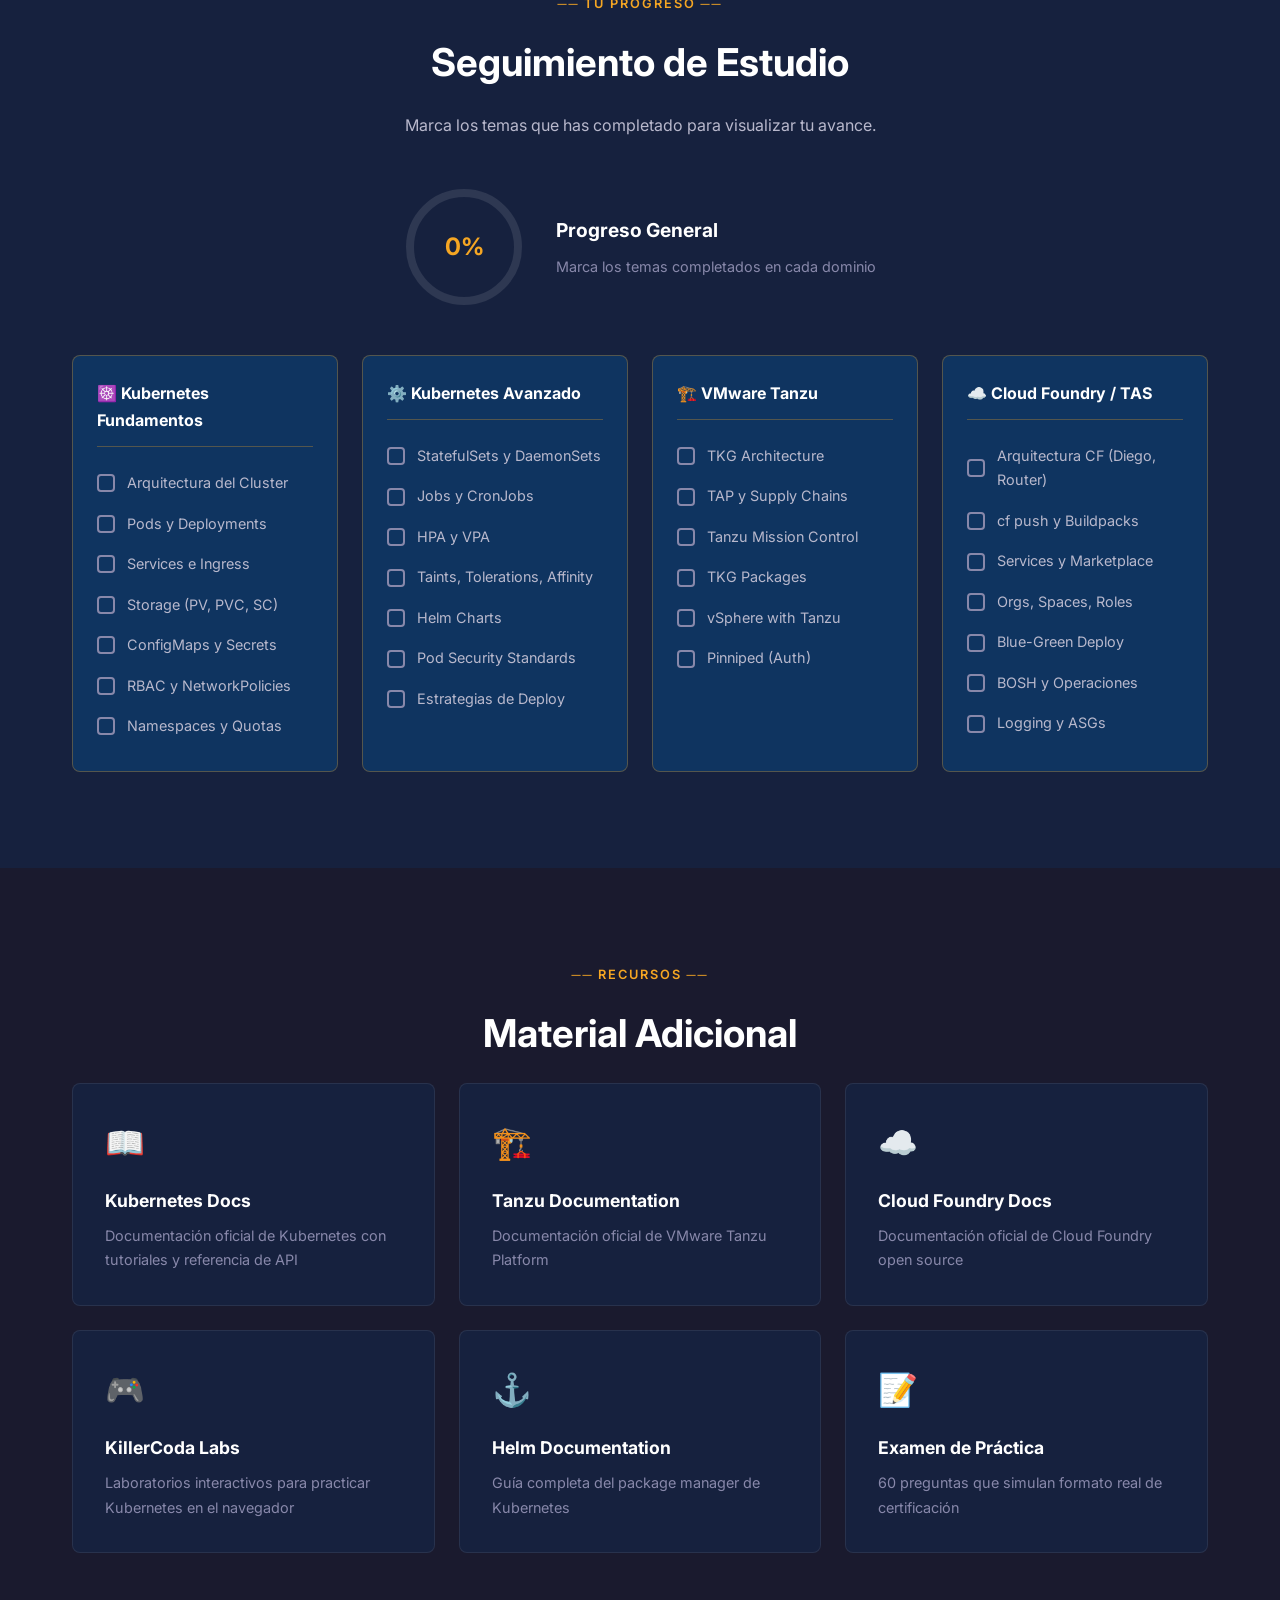
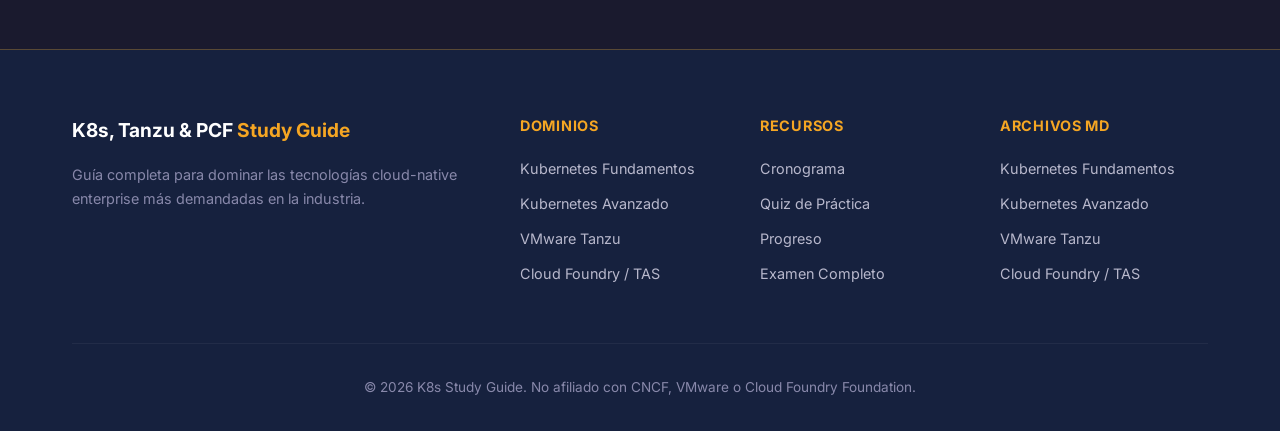
<file: k8-tanzu-pcf-guide/index.html>
<!DOCTYPE html>
<html lang="es">
<head>
    <meta charset="UTF-8">
    <meta name="viewport" content="width=device-width, initial-scale=1.0">
    <title>Kubernetes, Tanzu & PCF - Guía de Estudio</title>
    <link rel="stylesheet" href="styles.css">
    <link href="https://fonts.googleapis.com/css2?family=Inter:wght@300;400;500;600;700&family=JetBrains+Mono:wght@400;500&display=swap" rel="stylesheet">
</head>
<body>
    <!-- Navigation -->
    <nav class="navbar" id="navbar">
        <div class="nav-container">
            <a href="#hero" class="nav-logo">
                <span class="logo-icon">☸️</span>
                <span class="logo-text">K8s <span class="gold">Tanzu & PCF</span></span>
            </a>
            <ul class="nav-links" id="navLinks">
                <li><a href="#dominios" class="nav-link">Dominios</a></li>
                <li><a href="#cronograma" class="nav-link">Cronograma</a></li>
                <li><a href="#quiz" class="nav-link">Quiz</a></li>
                <li><a href="#recursos" class="nav-link">Recursos</a></li>
                <li><a href="#progreso" class="nav-link">Progreso</a></li>
            </ul>
            <button class="nav-toggle" id="navToggle" aria-label="Abrir menú">
                <span></span><span></span><span></span>
            </button>
        </div>
    </nav>

    <!-- Hero Section -->
    <section class="hero" id="hero">
        <div class="hero-overlay"></div>
        <div class="hero-content">
            <span class="hero-badge">Cloud Native 2026</span>
            <h1 class="hero-title">Kubernetes, Tanzu<br>& <span class="gold">Cloud Foundry</span></h1>
            <p class="hero-subtitle">Guía completa de estudio para dominar Kubernetes, VMware Tanzu y Pivotal Cloud Foundry. Desde fundamentos hasta operaciones enterprise.</p>
            <div class="hero-stats">
                <div class="stat">
                    <span class="stat-number">4</span>
                    <span class="stat-label">Dominios</span>
                </div>
                <div class="stat">
                    <span class="stat-number">60</span>
                    <span class="stat-label">Preguntas</span>
                </div>
                <div class="stat">
                    <span class="stat-number">10</span>
                    <span class="stat-label">Semanas</span>
                </div>
                <div class="stat">
                    <span class="stat-number">72%</span>
                    <span class="stat-label">Puntaje Mín.</span>
                </div>
            </div>
            <a href="#dominios" class="hero-cta">
                <span class="play-icon">▶</span>
                Comenzar Estudio
            </a>
        </div>
    </section>

    <!-- Domains Section -->
    <section class="section" id="dominios">
        <div class="container">
            <span class="section-label">── DOMINIOS DE ESTUDIO ──</span>
            <h2 class="section-title">Áreas de Conocimiento</h2>
            <p class="section-desc">Domina las tres tecnologías clave de plataformas cloud-native enterprise.</p>
            
            <div class="domains-grid">
                <!-- Domain 1 -->
                <div class="domain-card" data-domain="1">
                    <div class="card-number">01</div>
                    <div class="card-icon">☸️</div>
                    <h3 class="card-title">Kubernetes Fundamentos</h3>
                    <div class="card-weight">
                        <div class="weight-bar">
                            <div class="weight-fill" style="width: 30%"></div>
                        </div>
                        <span class="weight-text">30% del contenido</span>
                    </div>
                    <ul class="card-topics">
                        <li>Arquitectura: Control Plane, Nodes</li>
                        <li>Pods, Deployments, Services</li>
                        <li>Ingress, NetworkPolicies</li>
                        <li>Storage, ConfigMaps, RBAC</li>
                    </ul>
                    <a href="#" class="card-link" onclick="showDomainContent(1); return false;">Estudiar →</a>
                </div>

                <!-- Domain 2 -->
                <div class="domain-card" data-domain="2">
                    <div class="card-number">02</div>
                    <div class="card-icon">⚙️</div>
                    <h3 class="card-title">Kubernetes Avanzado</h3>
                    <div class="card-weight">
                        <div class="weight-bar">
                            <div class="weight-fill" style="width: 20%"></div>
                        </div>
                        <span class="weight-text">20% del contenido</span>
                    </div>
                    <ul class="card-topics">
                        <li>StatefulSets, DaemonSets, Jobs</li>
                        <li>HPA, Taints, Affinity, PDB</li>
                        <li>Helm, Security, Probes</li>
                        <li>Blue/Green, Canary Deploys</li>
                    </ul>
                    <a href="#" class="card-link" onclick="showDomainContent(2); return false;">Estudiar →</a>
                </div>

                <!-- Domain 3 -->
                <div class="domain-card" data-domain="3">
                    <div class="card-number">03</div>
                    <div class="card-icon">🏗️</div>
                    <h3 class="card-title">VMware Tanzu</h3>
                    <div class="card-weight">
                        <div class="weight-bar">
                            <div class="weight-fill" style="width: 25%"></div>
                        </div>
                        <span class="weight-text">25% del contenido</span>
                    </div>
                    <ul class="card-topics">
                        <li>TKG: Management + Workload Clusters</li>
                        <li>TAP: Supply Chains, Cartographer</li>
                        <li>TMC: Multi-Cluster Management</li>
                        <li>vSphere with Tanzu, Pinniped</li>
                    </ul>
                    <a href="#" class="card-link" onclick="showDomainContent(3); return false;">Estudiar →</a>
                </div>

                <!-- Domain 4 -->
                <div class="domain-card" data-domain="4">
                    <div class="card-number">04</div>
                    <div class="card-icon">☁️</div>
                    <h3 class="card-title">Cloud Foundry / TAS</h3>
                    <div class="card-weight">
                        <div class="weight-bar">
                            <div class="weight-fill" style="width: 25%"></div>
                        </div>
                        <span class="weight-text">25% del contenido</span>
                    </div>
                    <ul class="card-topics">
                        <li>cf push, Buildpacks, Diego</li>
                        <li>Services, Marketplace, Binding</li>
                        <li>Orgs/Spaces, Blue-Green Deploy</li>
                        <li>BOSH, Logging, ASGs</li>
                    </ul>
                    <a href="#" class="card-link" onclick="showDomainContent(4); return false;">Estudiar →</a>
                </div>
            </div>
        </div>
    </section>

    <!-- Domain Content Modal -->
    <div class="domain-modal" id="domainModal">
        <div class="modal-content">
            <button class="modal-close" onclick="closeDomainModal()">&times;</button>
            <div id="domainModalBody"></div>
        </div>
    </div>

    <!-- Cronograma Section -->
    <section class="section section-alt" id="cronograma">
        <div class="container">
            <span class="section-label">── PLAN DE ESTUDIO ──</span>
            <h2 class="section-title">Cronograma de 10 Semanas</h2>
            <p class="section-desc">Un plan estructurado para dominar las tres tecnologías cloud-native enterprise.</p>
            
            <div class="timeline">
                <div class="timeline-item" data-week="1-2">
                    <div class="timeline-marker"></div>
                    <div class="timeline-content">
                        <h4>Semanas 1-2</h4>
                        <p>Kubernetes Fundamentos</p>
                        <span class="timeline-detail">Arquitectura, Pods, Deployments, Services, Ingress, Storage, RBAC</span>
                    </div>
                </div>
                <div class="timeline-item" data-week="3-4">
                    <div class="timeline-marker"></div>
                    <div class="timeline-content">
                        <h4>Semanas 3-4</h4>
                        <p>Kubernetes Avanzado</p>
                        <span class="timeline-detail">StatefulSets, HPA, Helm, Security, Scheduling, Estrategias de Deploy</span>
                    </div>
                </div>
                <div class="timeline-item" data-week="5-6">
                    <div class="timeline-marker"></div>
                    <div class="timeline-content">
                        <h4>Semanas 5-6</h4>
                        <p>VMware Tanzu</p>
                        <span class="timeline-detail">TKG, TAP, TMC, Supply Chains, Packages, vSphere with Tanzu</span>
                    </div>
                </div>
                <div class="timeline-item" data-week="7-8">
                    <div class="timeline-marker"></div>
                    <div class="timeline-content">
                        <h4>Semanas 7-8</h4>
                        <p>Pivotal Cloud Foundry / TAS</p>
                        <span class="timeline-detail">cf push, Buildpacks, Services, BOSH, Blue-Green, Logging</span>
                    </div>
                </div>
                <div class="timeline-item" data-week="9">
                    <div class="timeline-marker"></div>
                    <div class="timeline-content">
                        <h4>Semana 9</h4>
                        <p>Integración y Comparativas</p>
                        <span class="timeline-detail">Cuándo usar qué, migración CF→K8s, patrones multi-cloud, CI/CD</span>
                    </div>
                </div>
                <div class="timeline-item" data-week="10">
                    <div class="timeline-marker"></div>
                    <div class="timeline-content">
                        <h4>Semana 10</h4>
                        <p>Repaso Final + Exámenes de Práctica</p>
                        <span class="timeline-detail">3 exámenes completos (60 preguntas), revisión de áreas débiles</span>
                    </div>
                </div>
            </div>
        </div>
    </section>

    <!-- Quiz Section -->
    <section class="section" id="quiz">
        <div class="container">
            <span class="section-label">── PRÁCTICA ──</span>
            <h2 class="section-title">Quiz Rápido</h2>
            <p class="section-desc">Pon a prueba tus conocimientos con preguntas de Kubernetes, Tanzu y PCF.</p>
            
            <div class="quiz-container" id="quizContainer">
                <div class="quiz-progress">
                    <span id="quizProgress">Pregunta 1 de 15</span>
                    <div class="quiz-progress-bar">
                        <div class="quiz-progress-fill" id="quizProgressFill"></div>
                    </div>
                </div>
                
                <div class="quiz-question" id="quizQuestion">
                    <h3 id="questionText"></h3>
                    <div class="quiz-options" id="quizOptions"></div>
                </div>
                
                <div class="quiz-feedback" id="quizFeedback"></div>
                
                <div class="quiz-actions">
                    <button class="btn btn-secondary" id="btnPrev" onclick="prevQuestion()" disabled>← Anterior</button>
                    <button class="btn btn-primary" id="btnNext" onclick="nextQuestion()">Siguiente →</button>
                </div>
            </div>
            
            <div class="quiz-results" id="quizResults" style="display:none;">
                <div class="results-card">
                    <h3>Resultados del Quiz</h3>
                    <div class="results-score" id="resultsScore"></div>
                    <div class="results-breakdown" id="resultsBreakdown"></div>
                    <button class="btn btn-primary" onclick="restartQuiz()">Intentar de Nuevo</button>
                </div>
            </div>
        </div>
    </section>

    <!-- Progress Section -->
    <section class="section section-alt" id="progreso">
        <div class="container">
            <span class="section-label">── TU PROGRESO ──</span>
            <h2 class="section-title">Seguimiento de Estudio</h2>
            <p class="section-desc">Marca los temas que has completado para visualizar tu avance.</p>
            
            <div class="progress-overview">
                <div class="progress-circle-container">
                    <svg class="progress-circle" viewBox="0 0 120 120">
                        <circle class="progress-bg" cx="60" cy="60" r="54"></circle>
                        <circle class="progress-fill-circle" id="progressCircle" cx="60" cy="60" r="54"></circle>
                    </svg>
                    <div class="progress-percentage" id="progressPercentage">0%</div>
                </div>
                <div class="progress-details">
                    <h4>Progreso General</h4>
                    <p>Marca los temas completados en cada dominio</p>
                </div>
            </div>

            <div class="checklist-grid">
                <div class="checklist-card">
                    <h4>☸️ Kubernetes Fundamentos</h4>
                    <label class="check-item"><input type="checkbox" class="progress-check" data-domain="1"> Arquitectura del Cluster</label>
                    <label class="check-item"><input type="checkbox" class="progress-check" data-domain="1"> Pods y Deployments</label>
                    <label class="check-item"><input type="checkbox" class="progress-check" data-domain="1"> Services e Ingress</label>
                    <label class="check-item"><input type="checkbox" class="progress-check" data-domain="1"> Storage (PV, PVC, SC)</label>
                    <label class="check-item"><input type="checkbox" class="progress-check" data-domain="1"> ConfigMaps y Secrets</label>
                    <label class="check-item"><input type="checkbox" class="progress-check" data-domain="1"> RBAC y NetworkPolicies</label>
                    <label class="check-item"><input type="checkbox" class="progress-check" data-domain="1"> Namespaces y Quotas</label>
                </div>
                <div class="checklist-card">
                    <h4>⚙️ Kubernetes Avanzado</h4>
                    <label class="check-item"><input type="checkbox" class="progress-check" data-domain="2"> StatefulSets y DaemonSets</label>
                    <label class="check-item"><input type="checkbox" class="progress-check" data-domain="2"> Jobs y CronJobs</label>
                    <label class="check-item"><input type="checkbox" class="progress-check" data-domain="2"> HPA y VPA</label>
                    <label class="check-item"><input type="checkbox" class="progress-check" data-domain="2"> Taints, Tolerations, Affinity</label>
                    <label class="check-item"><input type="checkbox" class="progress-check" data-domain="2"> Helm Charts</label>
                    <label class="check-item"><input type="checkbox" class="progress-check" data-domain="2"> Pod Security Standards</label>
                    <label class="check-item"><input type="checkbox" class="progress-check" data-domain="2"> Estrategias de Deploy</label>
                </div>
                <div class="checklist-card">
                    <h4>🏗️ VMware Tanzu</h4>
                    <label class="check-item"><input type="checkbox" class="progress-check" data-domain="3"> TKG Architecture</label>
                    <label class="check-item"><input type="checkbox" class="progress-check" data-domain="3"> TAP y Supply Chains</label>
                    <label class="check-item"><input type="checkbox" class="progress-check" data-domain="3"> Tanzu Mission Control</label>
                    <label class="check-item"><input type="checkbox" class="progress-check" data-domain="3"> TKG Packages</label>
                    <label class="check-item"><input type="checkbox" class="progress-check" data-domain="3"> vSphere with Tanzu</label>
                    <label class="check-item"><input type="checkbox" class="progress-check" data-domain="3"> Pinniped (Auth)</label>
                </div>
                <div class="checklist-card">
                    <h4>☁️ Cloud Foundry / TAS</h4>
                    <label class="check-item"><input type="checkbox" class="progress-check" data-domain="4"> Arquitectura CF (Diego, Router)</label>
                    <label class="check-item"><input type="checkbox" class="progress-check" data-domain="4"> cf push y Buildpacks</label>
                    <label class="check-item"><input type="checkbox" class="progress-check" data-domain="4"> Services y Marketplace</label>
                    <label class="check-item"><input type="checkbox" class="progress-check" data-domain="4"> Orgs, Spaces, Roles</label>
                    <label class="check-item"><input type="checkbox" class="progress-check" data-domain="4"> Blue-Green Deploy</label>
                    <label class="check-item"><input type="checkbox" class="progress-check" data-domain="4"> BOSH y Operaciones</label>
                    <label class="check-item"><input type="checkbox" class="progress-check" data-domain="4"> Logging y ASGs</label>
                </div>
            </div>
        </div>
    </section>

    <!-- Resources Section -->
    <section class="section" id="recursos">
        <div class="container">
            <span class="section-label">── RECURSOS ──</span>
            <h2 class="section-title">Material Adicional</h2>
            
            <div class="resources-grid">
                <a href="https://kubernetes.io/docs/" target="_blank" class="resource-card">
                    <div class="resource-icon">📖</div>
                    <h4>Kubernetes Docs</h4>
                    <p>Documentación oficial de Kubernetes con tutoriales y referencia de API</p>
                </a>
                <a href="https://docs.vmware.com/en/VMware-Tanzu/services/tanzu-platform/index.html" target="_blank" class="resource-card">
                    <div class="resource-icon">🏗️</div>
                    <h4>Tanzu Documentation</h4>
                    <p>Documentación oficial de VMware Tanzu Platform</p>
                </a>
                <a href="https://docs.cloudfoundry.org/" target="_blank" class="resource-card">
                    <div class="resource-icon">☁️</div>
                    <h4>Cloud Foundry Docs</h4>
                    <p>Documentación oficial de Cloud Foundry open source</p>
                </a>
                <a href="https://killercoda.com/playgrounds/scenario/kubernetes" target="_blank" class="resource-card">
                    <div class="resource-icon">🎮</div>
                    <h4>KillerCoda Labs</h4>
                    <p>Laboratorios interactivos para practicar Kubernetes en el navegador</p>
                </a>
                <a href="https://helm.sh/docs/" target="_blank" class="resource-card">
                    <div class="resource-icon">⚓</div>
                    <h4>Helm Documentation</h4>
                    <p>Guía completa del package manager de Kubernetes</p>
                </a>
                <a href="06-practice-exam.md" class="resource-card">
                    <div class="resource-icon">📝</div>
                    <h4>Examen de Práctica</h4>
                    <p>60 preguntas que simulan formato real de certificación</p>
                </a>
            </div>
        </div>
    </section>

    <!-- Footer -->
    <footer class="footer">
        <div class="container">
            <div class="footer-grid">
                <div class="footer-col">
                    <h4>K8s, Tanzu & PCF <span class="gold">Study Guide</span></h4>
                    <p>Guía completa para dominar las tecnologías cloud-native enterprise más demandadas en la industria.</p>
                </div>
                <div class="footer-col">
                    <h5>Dominios</h5>
                    <ul>
                        <li><a href="#dominios">Kubernetes Fundamentos</a></li>
                        <li><a href="#dominios">Kubernetes Avanzado</a></li>
                        <li><a href="#dominios">VMware Tanzu</a></li>
                        <li><a href="#dominios">Cloud Foundry / TAS</a></li>
                    </ul>
                </div>
                <div class="footer-col">
                    <h5>Recursos</h5>
                    <ul>
                        <li><a href="#cronograma">Cronograma</a></li>
                        <li><a href="#quiz">Quiz de Práctica</a></li>
                        <li><a href="#progreso">Progreso</a></li>
                        <li><a href="06-practice-exam.md">Examen Completo</a></li>
                    </ul>
                </div>
                <div class="footer-col">
                    <h5>Archivos MD</h5>
                    <ul>
                        <li><a href="01-kubernetes-fundamentals.md">Kubernetes Fundamentos</a></li>
                        <li><a href="02-kubernetes-advanced.md">Kubernetes Avanzado</a></li>
                        <li><a href="03-vmware-tanzu.md">VMware Tanzu</a></li>
                        <li><a href="04-pivotal-cloud-foundry.md">Cloud Foundry / TAS</a></li>
                    </ul>
                </div>
            </div>
            <div class="footer-bottom">
                <p>&copy; 2026 K8s Study Guide. No afiliado con CNCF, VMware o Cloud Foundry Foundation.</p>
            </div>
        </div>
    </footer>

    <script src="script.js"></script>
</body>
</html>
</file>
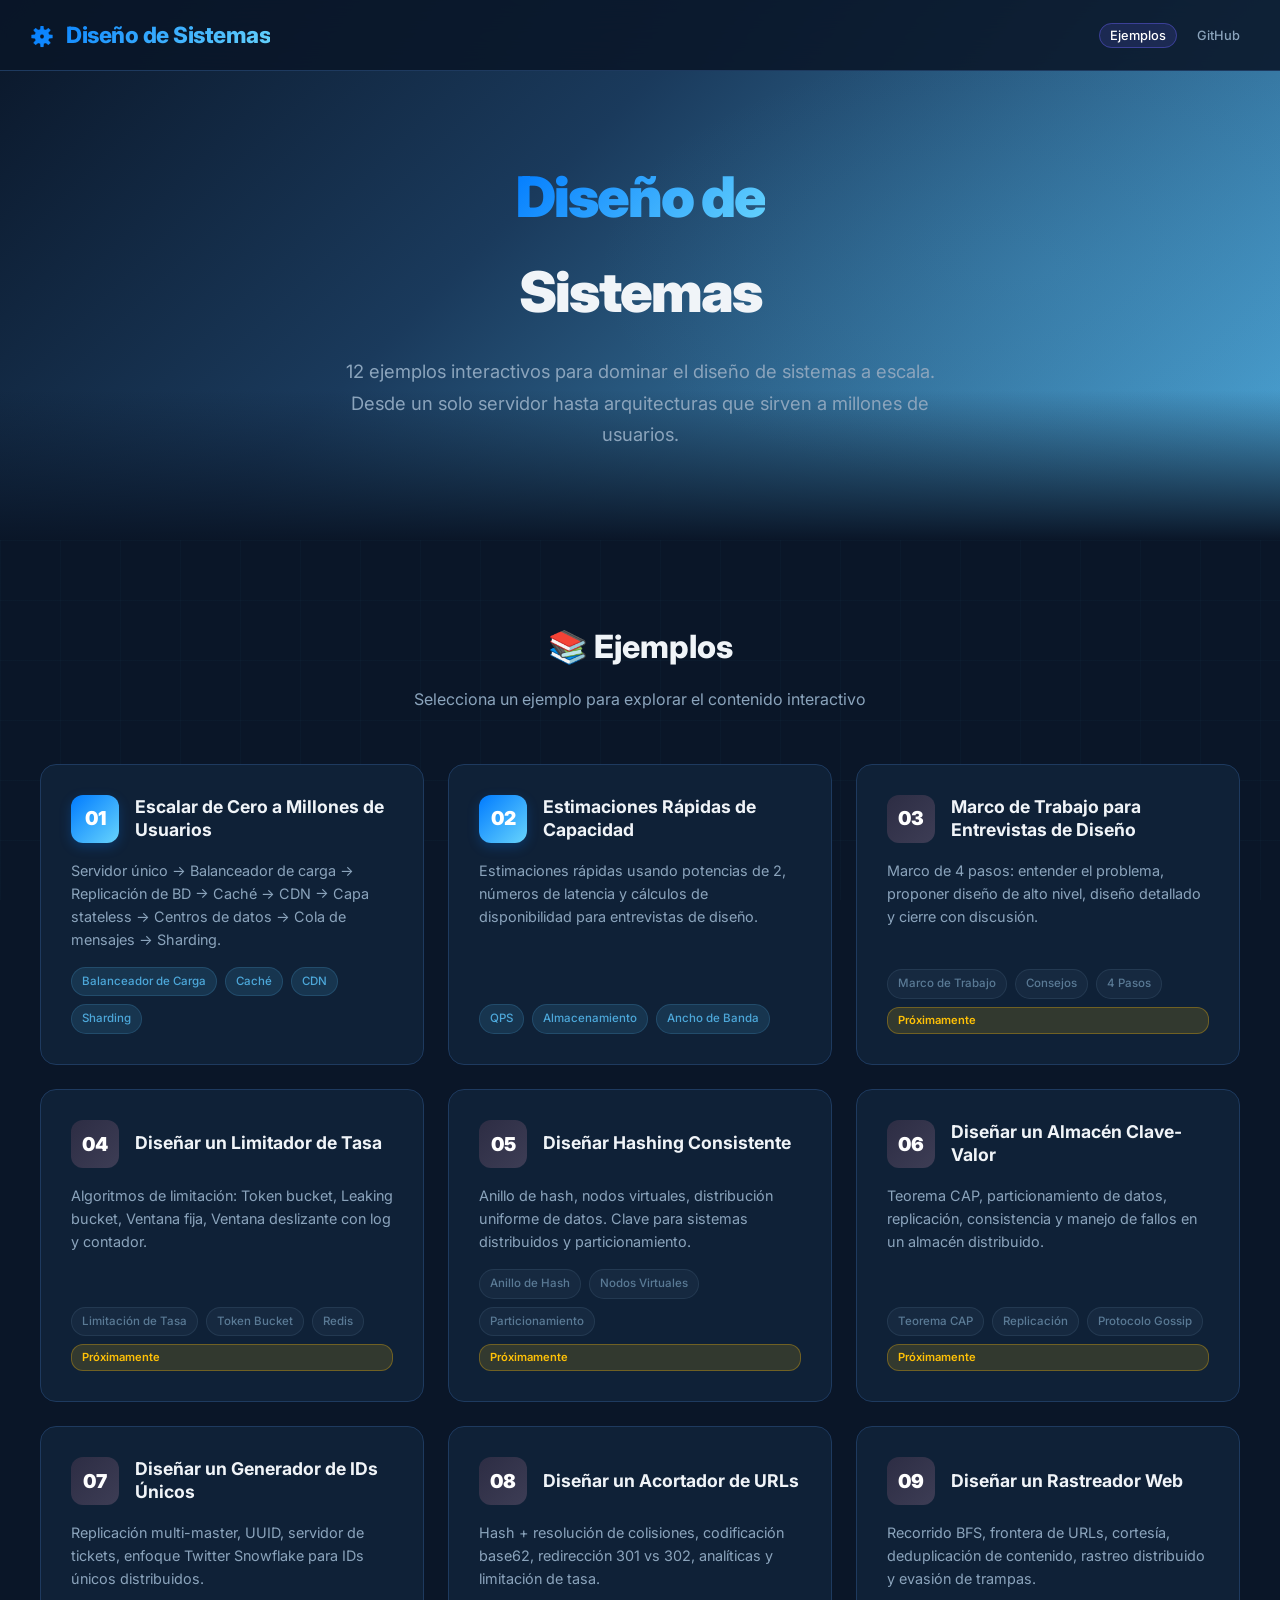
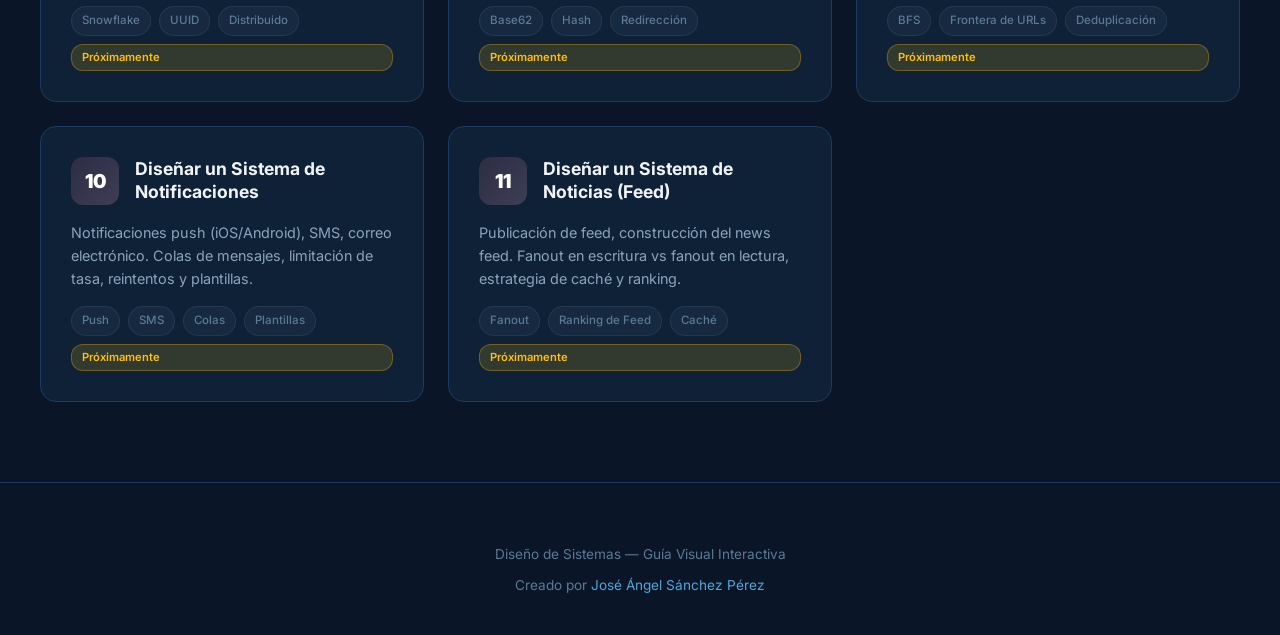
<file: system-design/index.html>
<!DOCTYPE html>
<html lang="es">
<head>
    <meta charset="UTF-8">
    <meta name="viewport" content="width=device-width, initial-scale=1.0">
    <title>Diseño de Sistemas — Guía Completa con 12 Ejemplos</title>
    <meta name="description" content="Guía interactiva y visual de Diseño de Sistemas. 12 ejemplos prácticos desde escalamiento básico hasta arquitecturas distribuidas complejas.">
    <meta name="author" content="José Ángel Sánchez Pérez">
    <meta property="og:type" content="website">
    <meta property="og:title" content="Diseño de Sistemas — 12 Ejemplos Prácticos">
    <meta property="og:description" content="Domina el diseño de sistemas con esta guía visual interactiva.">
    <!-- Fonts -->
    <link rel="preconnect" href="https://fonts.googleapis.com">
    <link rel="preconnect" href="https://fonts.gstatic.com" crossorigin>
    <link href="https://fonts.googleapis.com/css2?family=Inter:wght@300;400;500;600;700;800;900&family=JetBrains+Mono:wght@400;500&display=swap" rel="stylesheet">
    <link rel="stylesheet" href="https://cdnjs.cloudflare.com/ajax/libs/font-awesome/6.4.0/css/all.min.css">
    <link rel="stylesheet" href="styles.css">
    <style>
        /* ===== MAIN MENU SPECIFIC STYLES ===== */
        .menu-hero {
            min-height: 60vh;
            display: flex;
            align-items: center;
            justify-content: center;
            position: relative;
            padding: 120px 30px 60px;
            background: var(--gradient-hero);
            overflow: hidden;
        }
        .menu-hero::before {
            content: '';
            position: absolute;
            top: 0; right: 0;
            width: 60%; height: 100%;
            background: radial-gradient(ellipse at 70% 50%, rgba(77,168,218,0.12) 0%, transparent 60%);
        }
        .menu-hero::after {
            content: '';
            position: absolute;
            bottom: 0; left: 0;
            width: 100%; height: 150px;
            background: linear-gradient(to top, var(--bg-deep), transparent);
        }
        .menu-hero-content {
            position: relative; z-index: 1;
            text-align: center; max-width: 800px;
        }
        .menu-hero-content h1 {
            font-size: 3.5rem; font-weight: 900;
            letter-spacing: -2px; margin-bottom: 16px;
            animation: fadeInUp 0.8s ease;
        }
        .menu-hero-content h1 .gradient-text {
            background: var(--gradient-primary);
            -webkit-background-clip: text;
            -webkit-text-fill-color: transparent;
            background-clip: text;
        }
        .menu-hero-content p {
            font-size: 1.15rem; color: var(--text-secondary);
            max-width: 600px; margin: 0 auto;
            animation: fadeInUp 0.8s ease 0.15s both;
        }

        /* Chapters Grid */
        .chapters-section {
            padding: 80px 30px;
            position: relative; z-index: 1;
        }
        .chapters-container {
            max-width: 1200px; margin: 0 auto;
        }
        .chapters-header {
            text-align: center; margin-bottom: 50px;
        }
        .chapters-header h2 {
            font-size: 2rem; font-weight: 800;
            margin-bottom: 12px;
        }
        .chapters-header p {
            color: var(--text-secondary); font-size: 1rem;
        }
        .chapters-grid {
            display: grid;
            grid-template-columns: repeat(auto-fill, minmax(320px, 1fr));
            gap: 24px;
        }
        .chapter-card {
            background: var(--bg-card);
            border: 1px solid var(--border);
            border-radius: var(--radius);
            padding: 30px;
            transition: var(--transition);
            position: relative;
            overflow: hidden;
            display: flex;
            flex-direction: column;
            text-decoration: none;
            color: inherit;
        }
        .chapter-card::before {
            content: '';
            position: absolute;
            top: 0; left: 0;
            width: 100%; height: 4px;
            background: var(--gradient-primary);
            opacity: 0;
            transition: var(--transition);
        }
        .chapter-card:hover {
            border-color: rgba(77,168,218,0.4);
            transform: translateY(-4px);
            box-shadow: var(--shadow-glow);
        }
        .chapter-card:hover::before { opacity: 1; }
        .chapter-card-header {
            display: flex; align-items: center;
            gap: 16px; margin-bottom: 16px;
        }
        .chapter-card-number {
            width: 48px; height: 48px;
            border-radius: 12px;
            background: var(--gradient-primary);
            display: flex; align-items: center; justify-content: center;
            font-size: 1.2rem; font-weight: 900; color: #fff;
            flex-shrink: 0;
            box-shadow: 0 4px 12px rgba(0,123,255,0.25);
        }
        .chapter-card-title {
            font-size: 1.1rem; font-weight: 700;
            color: var(--text-primary);
            line-height: 1.3;
        }
        .chapter-card-desc {
            font-size: 0.9rem; color: var(--text-secondary);
            line-height: 1.6; flex: 1;
            margin-bottom: 16px;
        }
        .chapter-card-tags {
            display: flex; flex-wrap: wrap; gap: 8px;
        }
        .chapter-tag {
            padding: 4px 10px;
            background: var(--primary-glow);
            border: 1px solid rgba(77,168,218,0.2);
            border-radius: 20px;
            font-size: 0.72rem;
            color: var(--primary);
            font-weight: 500;
        }
        .chapter-card.available .chapter-card-number {
            background: var(--gradient-primary);
        }
        .chapter-card.coming-soon {
            opacity: 0.6;
        }
        .chapter-card.coming-soon .chapter-card-number {
            background: linear-gradient(135deg, #2d2d44, #3d3d55);
            box-shadow: none;
        }
        .chapter-card.coming-soon .chapter-tag {
            background: rgba(90,122,149,0.1);
            border-color: rgba(90,122,149,0.2);
            color: var(--text-muted);
        }
        .coming-soon-badge {
            display: inline-block;
            padding: 3px 10px;
            background: rgba(255,193,7,0.15);
            border: 1px solid rgba(255,193,7,0.3);
            border-radius: 12px;
            font-size: 0.7rem;
            color: var(--warning);
            font-weight: 600;
            margin-top: 8px;
        }

        @media (max-width: 768px) {
            .menu-hero-content h1 { font-size: 2.4rem; }
            .chapters-grid { grid-template-columns: 1fr; }
            .chapters-section { padding: 40px 16px; }
        }
    </style>
</head>
<body>
    <div class="bg-grid"></div>

    <!-- Navegación -->
    <nav class="navbar">
        <div class="nav-container">
            <a href="index.html" class="nav-logo">
                <span class="logo-icon">⚙️</span> Diseño de Sistemas
            </a>
            <ul class="nav-menu">
                <li><a href="#ejemplos" class="nav-link active">Ejemplos</a></li>
                <li><a href="https://github.com/mtroangelsanchez" class="nav-link" target="_blank">GitHub</a></li>
            </ul>
        </div>
    </nav>

    <!-- Hero -->
    <section class="menu-hero">
        <div class="menu-hero-content">
            <h1>
                <span class="gradient-text">Diseño de</span><br>Sistemas
            </h1>
            <p>
                12 ejemplos interactivos para dominar el diseño de sistemas a escala. 
                Desde un solo servidor hasta arquitecturas que sirven a millones de usuarios.
            </p>
        </div>
    </section>

    <!-- Ejemplos -->
    <section class="chapters-section" id="ejemplos">
        <div class="chapters-container">
            <div class="chapters-header">
                <h2>📚 Ejemplos</h2>
                <p>Selecciona un ejemplo para explorar el contenido interactivo</p>
            </div>

            <div class="chapters-grid">

                <!-- Ejemplo 1 - DISPONIBLE -->
                <a href="chapter1.html" class="chapter-card available">
                    <div class="chapter-card-header">
                        <div class="chapter-card-number">01</div>
                        <div class="chapter-card-title">Escalar de Cero a Millones de Usuarios</div>
                    </div>
                    <p class="chapter-card-desc">
                        Servidor único → Balanceador de carga → Replicación de BD → Caché → CDN → Capa stateless → Centros de datos → Cola de mensajes → Sharding.
                    </p>
                    <div class="chapter-card-tags">
                        <span class="chapter-tag">Balanceador de Carga</span>
                        <span class="chapter-tag">Caché</span>
                        <span class="chapter-tag">CDN</span>
                        <span class="chapter-tag">Sharding</span>
                    </div>
                </a>

                <!-- Ejemplo 2 - DISPONIBLE -->
                <a href="chapter2.html" class="chapter-card available">
                    <div class="chapter-card-header">
                        <div class="chapter-card-number">02</div>
                        <div class="chapter-card-title">Estimaciones Rápidas de Capacidad</div>
                    </div>
                    <p class="chapter-card-desc">
                        Estimaciones rápidas usando potencias de 2, números de latencia y cálculos de disponibilidad para entrevistas de diseño.
                    </p>
                    <div class="chapter-card-tags">
                        <span class="chapter-tag">QPS</span>
                        <span class="chapter-tag">Almacenamiento</span>
                        <span class="chapter-tag">Ancho de Banda</span>
                    </div>
                </a>

                <!-- Ejemplo 3 -->
                <a href="#" class="chapter-card coming-soon">
                    <div class="chapter-card-header">
                        <div class="chapter-card-number">03</div>
                        <div class="chapter-card-title">Marco de Trabajo para Entrevistas de Diseño</div>
                    </div>
                    <p class="chapter-card-desc">
                        Marco de 4 pasos: entender el problema, proponer diseño de alto nivel, diseño detallado y cierre con discusión.
                    </p>
                    <div class="chapter-card-tags">
                        <span class="chapter-tag">Marco de Trabajo</span>
                        <span class="chapter-tag">Consejos</span>
                        <span class="chapter-tag">4 Pasos</span>
                    </div>
                    <span class="coming-soon-badge">Próximamente</span>
                </a>

                <!-- Ejemplo 4 -->
                <a href="#" class="chapter-card coming-soon">
                    <div class="chapter-card-header">
                        <div class="chapter-card-number">04</div>
                        <div class="chapter-card-title">Diseñar un Limitador de Tasa</div>
                    </div>
                    <p class="chapter-card-desc">
                        Algoritmos de limitación: Token bucket, Leaking bucket, Ventana fija, Ventana deslizante con log y contador.
                    </p>
                    <div class="chapter-card-tags">
                        <span class="chapter-tag">Limitación de Tasa</span>
                        <span class="chapter-tag">Token Bucket</span>
                        <span class="chapter-tag">Redis</span>
                    </div>
                    <span class="coming-soon-badge">Próximamente</span>
                </a>

                <!-- Ejemplo 5 -->
                <a href="#" class="chapter-card coming-soon">
                    <div class="chapter-card-header">
                        <div class="chapter-card-number">05</div>
                        <div class="chapter-card-title">Diseñar Hashing Consistente</div>
                    </div>
                    <p class="chapter-card-desc">
                        Anillo de hash, nodos virtuales, distribución uniforme de datos. Clave para sistemas distribuidos y particionamiento.
                    </p>
                    <div class="chapter-card-tags">
                        <span class="chapter-tag">Anillo de Hash</span>
                        <span class="chapter-tag">Nodos Virtuales</span>
                        <span class="chapter-tag">Particionamiento</span>
                    </div>
                    <span class="coming-soon-badge">Próximamente</span>
                </a>

                <!-- Ejemplo 6 -->
                <a href="#" class="chapter-card coming-soon">
                    <div class="chapter-card-header">
                        <div class="chapter-card-number">06</div>
                        <div class="chapter-card-title">Diseñar un Almacén Clave-Valor</div>
                    </div>
                    <p class="chapter-card-desc">
                        Teorema CAP, particionamiento de datos, replicación, consistencia y manejo de fallos en un almacén distribuido.
                    </p>
                    <div class="chapter-card-tags">
                        <span class="chapter-tag">Teorema CAP</span>
                        <span class="chapter-tag">Replicación</span>
                        <span class="chapter-tag">Protocolo Gossip</span>
                    </div>
                    <span class="coming-soon-badge">Próximamente</span>
                </a>

                <!-- Ejemplo 7 -->
                <a href="#" class="chapter-card coming-soon">
                    <div class="chapter-card-header">
                        <div class="chapter-card-number">07</div>
                        <div class="chapter-card-title">Diseñar un Generador de IDs Únicos</div>
                    </div>
                    <p class="chapter-card-desc">
                        Replicación multi-master, UUID, servidor de tickets, enfoque Twitter Snowflake para IDs únicos distribuidos.
                    </p>
                    <div class="chapter-card-tags">
                        <span class="chapter-tag">Snowflake</span>
                        <span class="chapter-tag">UUID</span>
                        <span class="chapter-tag">Distribuido</span>
                    </div>
                    <span class="coming-soon-badge">Próximamente</span>
                </a>

                <!-- Ejemplo 8 -->
                <a href="#" class="chapter-card coming-soon">
                    <div class="chapter-card-header">
                        <div class="chapter-card-number">08</div>
                        <div class="chapter-card-title">Diseñar un Acortador de URLs</div>
                    </div>
                    <p class="chapter-card-desc">
                        Hash + resolución de colisiones, codificación base62, redirección 301 vs 302, analíticas y limitación de tasa.
                    </p>
                    <div class="chapter-card-tags">
                        <span class="chapter-tag">Base62</span>
                        <span class="chapter-tag">Hash</span>
                        <span class="chapter-tag">Redirección</span>
                    </div>
                    <span class="coming-soon-badge">Próximamente</span>
                </a>

                <!-- Ejemplo 9 -->
                <a href="#" class="chapter-card coming-soon">
                    <div class="chapter-card-header">
                        <div class="chapter-card-number">09</div>
                        <div class="chapter-card-title">Diseñar un Rastreador Web</div>
                    </div>
                    <p class="chapter-card-desc">
                        Recorrido BFS, frontera de URLs, cortesía, deduplicación de contenido, rastreo distribuido y evasión de trampas.
                    </p>
                    <div class="chapter-card-tags">
                        <span class="chapter-tag">BFS</span>
                        <span class="chapter-tag">Frontera de URLs</span>
                        <span class="chapter-tag">Deduplicación</span>
                    </div>
                    <span class="coming-soon-badge">Próximamente</span>
                </a>

                <!-- Ejemplo 10 -->
                <a href="#" class="chapter-card coming-soon">
                    <div class="chapter-card-header">
                        <div class="chapter-card-number">10</div>
                        <div class="chapter-card-title">Diseñar un Sistema de Notificaciones</div>
                    </div>
                    <p class="chapter-card-desc">
                        Notificaciones push (iOS/Android), SMS, correo electrónico. Colas de mensajes, limitación de tasa, reintentos y plantillas.
                    </p>
                    <div class="chapter-card-tags">
                        <span class="chapter-tag">Push</span>
                        <span class="chapter-tag">SMS</span>
                        <span class="chapter-tag">Colas</span>
                        <span class="chapter-tag">Plantillas</span>
                    </div>
                    <span class="coming-soon-badge">Próximamente</span>
                </a>

                <!-- Ejemplo 11 -->
                <a href="#" class="chapter-card coming-soon">
                    <div class="chapter-card-header">
                        <div class="chapter-card-number">11</div>
                        <div class="chapter-card-title">Diseñar un Sistema de Noticias (Feed)</div>
                    </div>
                    <p class="chapter-card-desc">
                        Publicación de feed, construcción del news feed. Fanout en escritura vs fanout en lectura, estrategia de caché y ranking.
                    </p>
                    <div class="chapter-card-tags">
                        <span class="chapter-tag">Fanout</span>
                        <span class="chapter-tag">Ranking de Feed</span>
                        <span class="chapter-tag">Caché</span>
                    </div>
                    <span class="coming-soon-badge">Próximamente</span>
                </a>

                <!-- Ejemplo 12 -->
                <a href="#" class="chapter-card coming-soon">
                    <div class="chapter-card-header">
                        <div class="chapter-card-number">12</div>
                        <div class="chapter-card-title">Diseñar un Sistema de Chat</div>
                    </div>
                    <p class="chapter-card-desc">
                        WebSocket, chat 1 a 1, chat grupal, presencia en línea, sincronización de mensajes, almacenamiento y notificaciones push.
                    </p>
                    <div class="chapter-card-tags">
                        <span class="chapter-tag">WebSocket</span>
                        <span class="chapter-tag">Presencia</span>
                        <span class="chapter-tag">Sincronización</span>
                    </div>
                    <span class="coming-soon-badge">Próximamente</span>
                </a>

            </div>
        </div>
    </section>

    <!-- Pie de página -->
    <footer class="footer">
        <p>Diseño de Sistemas — Guía Visual Interactiva</p>
        <p>Creado por <a href="https://github.com/mtroangelsanchez">José Ángel Sánchez Pérez</a></p>
    </footer>

    <script>
        // Animate cards on scroll
        document.addEventListener('DOMContentLoaded', () => {
            const cards = document.querySelectorAll('.chapter-card');
            const observer = new IntersectionObserver((entries) => {
                entries.forEach((entry, i) => {
                    if (entry.isIntersecting) {
                        setTimeout(() => {
                            entry.target.style.opacity = '1';
                            entry.target.style.transform = 'translateY(0)';
                        }, i * 80);
                        observer.unobserve(entry.target);
                    }
                });
            }, { threshold: 0.1 });

            cards.forEach(card => {
                card.style.opacity = '0';
                card.style.transform = 'translateY(25px)';
                card.style.transition = 'opacity 0.5s ease, transform 0.5s ease';
                observer.observe(card);
            });

            // Navbar scroll
            const navbar = document.querySelector('.navbar');
            window.addEventListener('scroll', () => {
                navbar.style.background = window.scrollY > 50 
                    ? 'rgba(10, 22, 40, 0.95)' 
                    : 'rgba(10, 22, 40, 0.88)';
            });
        });
    </script>
</body>
</html>
</file>
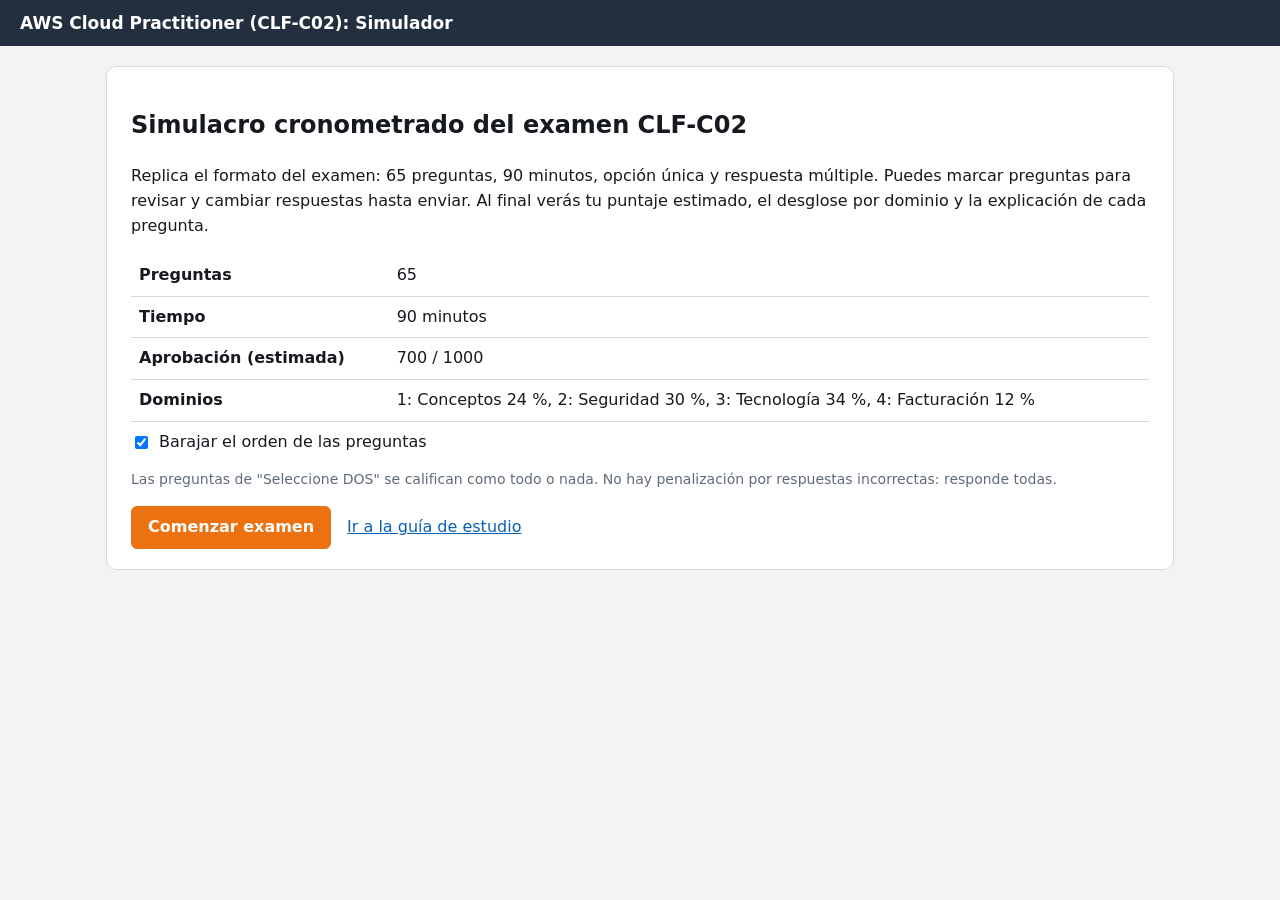
<file: aws-cloud-practitioner-guide/exam.html>
<!DOCTYPE html>
<html lang="es">
<head>
<meta charset="utf-8">
<meta name="viewport" content="width=device-width, initial-scale=1">
<title>Simulador AWS Cloud Practitioner (CLF-C02)</title>
<style>
:root{--bg:#f2f3f3;--fg:#16191f;--mut:#5f6b7a;--nav:#232f3e;--acc:#ec7211;--ok:#1d8102;--bad:#d13212;--bd:#d5dbdb;--card:#fff;--flag:#f0a30a;--sel:#e6f2ff}
*{box-sizing:border-box}
body{margin:0;font:16px/1.55 system-ui,"Segoe UI",Roboto,sans-serif;background:var(--bg);color:var(--fg)}
header{background:var(--nav);color:#fff;padding:10px 20px;display:flex;justify-content:space-between;align-items:center;gap:12px;flex-wrap:wrap}
header h1{font-size:17px;margin:0}
a{color:#0a5fb4}
#timer{font:600 18px ui-monospace,Consolas,monospace;background:#37475a;padding:4px 12px;border-radius:6px}
#timer.low{background:var(--bad)}
main{max-width:1100px;margin:0 auto;padding:20px 16px 60px}
.card{background:var(--card);border:1px solid var(--bd);border-radius:10px;padding:20px 24px;margin-bottom:16px}
button{font:inherit;cursor:pointer;border-radius:6px;border:1px solid var(--bd);background:#fff;padding:8px 16px}
button:hover{background:#f1f3f3}
button.primary{background:var(--acc);border-color:var(--acc);color:#fff;font-weight:600}
button.primary:hover{background:#d4630a}
button:disabled{opacity:.5;cursor:not-allowed}
:focus-visible{outline:3px solid #0a5fb4;outline-offset:2px}
.layout{display:grid;grid-template-columns:1fr 250px;gap:16px}
@media(max-width:800px){.layout{grid-template-columns:1fr}}
.meta{color:var(--mut);font-size:14px;margin-bottom:8px;display:flex;justify-content:space-between;gap:8px;flex-wrap:wrap}
.qtext{font-size:18px;margin:6px 0 16px}
fieldset{border:0;margin:0;padding:0}
legend{position:absolute;left:-9999px}
.opt{display:flex;gap:10px;align-items:flex-start;border:1px solid var(--bd);border-radius:8px;padding:10px 12px;margin-bottom:8px;cursor:pointer;background:#fff}
.opt:hover{background:#f7fafc}
.opt.checked{background:var(--sel);border-color:#0a5fb4}
.opt input{margin-top:5px;flex:none}
.opt.right{background:#eaf7e6;border-color:var(--ok)}
.opt.wrong{background:#fdecea;border-color:var(--bad)}
.nav{display:flex;gap:8px;flex-wrap:wrap;margin-top:16px}
.nav .sp{flex:1}
#palette{display:grid;grid-template-columns:repeat(5,1fr);gap:6px}
#palette button{padding:6px 0;font-size:14px;position:relative}
#palette button.answered{background:#d7e9ff;border-color:#0a5fb4}
#palette button.current{outline:3px solid var(--nav)}
#palette button.flagged::after{content:"";position:absolute;top:2px;right:2px;width:0;height:0;border-left:10px solid transparent;border-top:10px solid var(--flag)}
#palette button.right{background:#eaf7e6;border-color:var(--ok)}
#palette button.wrong{background:#fdecea;border-color:var(--bad)}
.legend{font-size:13px;color:var(--mut);margin-top:10px}
.big{font-size:56px;font-weight:700;line-height:1.1}
.pass{color:var(--ok)}.fail{color:var(--bad)}
table{border-collapse:collapse;width:100%}
th,td{border-bottom:1px solid var(--bd);padding:8px;text-align:left}
.bar{background:#e3e6e6;border-radius:6px;height:12px;overflow:hidden}
.bar>i{display:block;height:100%;background:var(--acc)}
.exp{background:#f7f9fa;border-left:4px solid #0a5fb4;padding:10px 14px;margin-top:12px;border-radius:4px}
.tag{display:inline-block;font-size:12px;padding:1px 8px;border-radius:10px;background:#e3e6e6;margin-left:6px}
.hidden{display:none}
label.inline{display:flex;gap:8px;align-items:center;margin:8px 0}
dialog{border:1px solid var(--bd);border-radius:10px;max-width:480px;padding:20px 24px}
dialog::backdrop{background:rgba(0,0,0,.4)}
</style>
</head>
<body>
<header>
  <h1>AWS Cloud Practitioner (CLF-C02): Simulador</h1>
  <div><span id="timer" class="hidden" role="timer" aria-label="Tiempo restante">90:00</span></div>
</header>
<main id="app"></main>

<dialog id="dlg" aria-labelledby="dlgTitle">
  <h2 id="dlgTitle" style="margin-top:0">Resumen antes de enviar</h2>
  <p id="dlgBody"></p>
  <div style="display:flex;gap:8px;justify-content:flex-end">
    <button id="dlgCancel">Seguir revisando</button>
    <button id="dlgOk" class="primary">Terminar examen</button>
  </div>
</dialog>

<script src="questions.js"></script>
<script>
(function () {
  'use strict';
  var TOTAL_SECONDS = 90 * 60;
  var KEY = 'clfc02_state_v1';
  var LET = ['A', 'B', 'C', 'D', 'E', 'F'];
  var DN = { 1: 'Conceptos de la nube', 2: 'Seguridad y cumplimiento', 3: 'Tecnología y servicios', 4: 'Facturación, precios y soporte' };
  var DW = { 1: 24, 2: 30, 3: 34, 4: 12 };
  var app = document.getElementById('app');
  var timerEl = document.getElementById('timer');
  var dlg = document.getElementById('dlg');
  var S = null, tick = null;

  function el(tag, attrs, kids) {
    var e = document.createElement(tag);
    if (attrs) Object.keys(attrs).forEach(function (k) {
      if (k === 'text') e.textContent = attrs[k];
      else if (k.indexOf('on') === 0) e.addEventListener(k.slice(2), attrs[k]);
      else if (attrs[k] !== false && attrs[k] != null) e.setAttribute(k, attrs[k] === true ? '' : attrs[k]);
    });
    (kids || []).forEach(function (c) { if (c) e.appendChild(typeof c === 'string' ? document.createTextNode(c) : c); });
    return e;
  }
  function clear(n) { while (n.firstChild) n.removeChild(n.firstChild); }
  function shuffle(a) { a = a.slice(); for (var i = a.length - 1; i > 0; i--) { var j = Math.floor(Math.random() * (i + 1)); var t = a[i]; a[i] = a[j]; a[j] = t; } return a; }
  function fmt(s) { s = Math.max(0, s); var m = Math.floor(s / 60), r = s % 60; return (m < 10 ? '0' : '') + m + ':' + (r < 10 ? '0' : '') + r; }
  function save() { try { localStorage.setItem(KEY, JSON.stringify(S)); } catch (e) {} }
  function load() { try { return JSON.parse(localStorage.getItem(KEY)); } catch (e) { return null; } }
  function drop() { try { localStorage.removeItem(KEY); } catch (e) {} }
  function qOf(pos) { return window.QUESTIONS[S.order[pos]]; }
  function remaining() { return Math.max(0, TOTAL_SECONDS - Math.floor((Date.now() - S.start) / 1000)); }
  function isCorrect(q, ans) {
    ans = (ans || []).slice().sort();
    return ans.length === q.a.length && ans.every(function (v, i) { return v === q.a[i]; });
  }

  /* ---------- Pantalla de inicio ---------- */
  function showStart() {
    clearInterval(tick); timerEl.classList.add('hidden'); clear(app);
    var saved = load();
    var cb = el('input', { type: 'checkbox', id: 'shuf', checked: true });
    var card = el('div', { class: 'card' }, [
      el('h2', { text: 'Simulacro cronometrado del examen CLF-C02' }),
      el('p', { text: 'Replica el formato del examen: 65 preguntas, 90 minutos, opción única y respuesta múltiple. Puedes marcar preguntas para revisar y cambiar respuestas hasta enviar. Al final verás tu puntaje estimado, el desglose por dominio y la explicación de cada pregunta.' }),
      el('table', null, [
        el('tbody', null, [
          row('Preguntas', '65'), row('Tiempo', '90 minutos'), row('Aprobación (estimada)', '700 / 1000'),
          row('Dominios', '1: Conceptos 24 %, 2: Seguridad 30 %, 3: Tecnología 34 %, 4: Facturación 12 %')
        ])
      ]),
      el('label', { class: 'inline', for: 'shuf' }, [cb, 'Barajar el orden de las preguntas']),
      el('p', { class: 'meta', text: 'Las preguntas de "Seleccione DOS" se califican como todo o nada. No hay penalización por respuestas incorrectas: responde todas.' }),
      el('div', { class: 'nav' }, [
        el('button', { class: 'primary', text: 'Comenzar examen', onclick: function () { begin(cb.checked); } }),
        saved && !saved.done ? el('button', { text: 'Continuar intento (' + fmt(Math.max(0, TOTAL_SECONDS - Math.floor((Date.now() - saved.start) / 1000))) + ' restantes)', onclick: function () { S = saved; run(); } }) : null,
        el('a', { href: 'guia.html', text: 'Ir a la guía de estudio', style: 'align-self:center;margin-left:8px' })
      ])
    ]);
    app.appendChild(card);
    function row(a, b) { return el('tr', null, [el('th', { text: a }), el('td', { text: b })]); }
  }

  function begin(doShuffle) {
    var idx = window.QUESTIONS.map(function (_, i) { return i; });
    S = { order: doShuffle ? shuffle(idx) : idx, ans: {}, flag: {}, pos: 0, start: Date.now(), done: false, endedAt: null };
    save(); run();
  }

  /* ---------- Examen en curso ---------- */
  function run() {
    if (S.done) { showResults(); return; }
    timerEl.classList.remove('hidden');
    clearInterval(tick);
    tick = setInterval(function () {
      var r = remaining();
      timerEl.textContent = fmt(r);
      timerEl.classList.toggle('low', r <= 300);
      if (r <= 0) { finish(true); }
    }, 1000);
    timerEl.textContent = fmt(remaining());
    if (remaining() <= 0) { finish(true); return; }
    render();
  }

  function render() {
    clear(app);
    var q = qOf(S.pos), n = S.pos + 1, total = S.order.length;
    var cur = S.ans[S.pos] || [];
    var multi = q.t === 'multi';
    var fs = el('fieldset', null, [el('legend', { text: 'Opciones de la pregunta ' + n })]);
    q.o.forEach(function (txt, i) {
      var inp = el('input', { type: multi ? 'checkbox' : 'radio', name: 'opt', value: String(i), id: 'o' + i, checked: cur.indexOf(i) >= 0 });
      var lab = el('label', { class: 'opt' + (cur.indexOf(i) >= 0 ? ' checked' : ''), for: 'o' + i }, [inp, el('span', null, [el('strong', { text: LET[i] + '. ' }), txt])]);
      inp.addEventListener('change', function () {
        var a = S.ans[S.pos] || [];
        if (multi) { a = inp.checked ? a.concat(i) : a.filter(function (v) { return v !== i; }); }
        else { a = [i]; }
        if (a.length) S.ans[S.pos] = a.sort(); else delete S.ans[S.pos];
        save(); render();
        var f = document.getElementById('o' + i); if (f) f.focus();
      });
      fs.appendChild(lab);
    });
    var left = el('div', { class: 'card' }, [
      el('div', { class: 'meta' }, [
        el('span', { text: 'Pregunta ' + n + ' de ' + total }),
        el('span', { text: multi ? 'Seleccione ' + q.a.length + ' respuestas' : 'Seleccione 1 respuesta' })
      ]),
      el('p', { class: 'qtext', text: q.q }),
      fs,
      el('div', { class: 'nav' }, [
        el('button', { text: 'Anterior', disabled: S.pos === 0, onclick: function () { go(S.pos - 1); } }),
        el('button', { text: S.flag[S.pos] ? 'Quitar marca' : 'Marcar para revisar', 'aria-pressed': S.flag[S.pos] ? 'true' : 'false', onclick: function () { if (S.flag[S.pos]) delete S.flag[S.pos]; else S.flag[S.pos] = true; save(); render(); } }),
        el('span', { class: 'sp' }),
        el('button', { text: 'Siguiente', disabled: S.pos === total - 1, onclick: function () { go(S.pos + 1); } }),
        el('button', { class: 'primary', text: 'Terminar examen', onclick: confirmFinish })
      ])
    ]);
    var pal = el('div', { id: 'palette', role: 'group', 'aria-label': 'Navegador de preguntas' });
    for (var i = 0; i < total; i++) (function (i) {
      var cls = [];
      if (S.ans[i]) cls.push('answered'); if (S.flag[i]) cls.push('flagged'); if (i === S.pos) cls.push('current');
      pal.appendChild(el('button', { class: cls.join(' '), text: String(i + 1), 'aria-label': 'Pregunta ' + (i + 1) + (S.ans[i] ? ', respondida' : ', sin responder') + (S.flag[i] ? ', marcada' : ''), onclick: function () { go(i); } }));
    })(i);
    var answered = Object.keys(S.ans).length;
    var side = el('div', { class: 'card' }, [
      el('strong', { text: 'Respondidas: ' + answered + ' / ' + total }),
      el('div', { style: 'height:8px' }),
      pal,
      el('p', { class: 'legend', text: 'Azul = respondida. Triángulo naranja = marcada para revisar. Borde oscuro = pregunta actual.' })
    ]);
    app.appendChild(el('div', { class: 'layout' }, [left, side]));
  }
  function go(p) { S.pos = p; save(); render(); window.scrollTo(0, 0); }

  function confirmFinish() {
    var total = S.order.length, ans = Object.keys(S.ans).length;
    var fl = Object.keys(S.flag).length;
    document.getElementById('dlgBody').textContent = 'Preguntas sin responder: ' + (total - ans) + '. Marcadas para revisar: ' + fl + '. Tiempo restante: ' + fmt(remaining()) + '. Una vez enviado no podrás cambiar tus respuestas.';
    dlg.showModal();
  }
  document.getElementById('dlgCancel').addEventListener('click', function () { dlg.close(); });
  document.getElementById('dlgOk').addEventListener('click', function () { dlg.close(); finish(false); });

  function finish(timeout) {
    clearInterval(tick);
    S.done = true; S.endedAt = Date.now(); S.timeout = !!timeout; save();
    showResults();
  }

  /* ---------- Resultados ---------- */
  function compute() {
    var by = { 1: { c: 0, t: 0 }, 2: { c: 0, t: 0 }, 3: { c: 0, t: 0 }, 4: { c: 0, t: 0 } }, correct = 0;
    S.order.forEach(function (qi, pos) {
      var q = window.QUESTIONS[qi]; by[q.d].t++;
      if (isCorrect(q, S.ans[pos])) { correct++; by[q.d].c++; }
    });
    var total = S.order.length, pct = correct / total;
    return { by: by, correct: correct, total: total, pct: pct, scaled: Math.round(100 + 900 * pct) };
  }

  function showResults() {
    timerEl.classList.add('hidden'); clear(app);
    var r = compute(), pass = r.scaled >= 700;
    var used = Math.min(TOTAL_SECONDS, Math.floor(((S.endedAt || Date.now()) - S.start) / 1000));
    var tbody = el('tbody');
    [1, 2, 3, 4].forEach(function (d) {
      var x = r.by[d], p = x.t ? Math.round(100 * x.c / x.t) : 0;
      tbody.appendChild(el('tr', null, [
        el('td', { text: 'D' + d + '. ' + DN[d] + ' (' + DW[d] + ' %)' }),
        el('td', { text: x.c + ' / ' + x.t }),
        el('td', { style: 'width:30%' }, [el('div', { class: 'bar', role: 'img', 'aria-label': p + ' por ciento' }, [el('i', { style: 'width:' + p + '%' })])]),
        el('td', { text: p + ' %' })
      ]));
    });
    app.appendChild(el('div', { class: 'card' }, [
      el('h2', { text: 'Resultado' + (S.timeout ? ' (se agotó el tiempo)' : '') }),
      el('div', { class: 'big ' + (pass ? 'pass' : 'fail'), text: r.scaled + ' / 1000' }),
      el('p', { text: (pass ? 'Aprobado (estimado)' : 'No aprobado (estimado)') + '. Correctas: ' + r.correct + ' de ' + r.total + ' (' + Math.round(r.pct * 100) + ' %). Tiempo usado: ' + fmt(used) + '.' }),
      el('p', { class: 'meta', text: 'Puntaje escalado estimado de forma lineal (100 + 900 × proporción de aciertos). El examen real usa un modelo escalado que AWS no publica y solo puntúan 50 de 65 preguntas, por lo que tómalo como referencia. Apunta a mantenerte sobre 80 % en simulacros.' }),
      el('h3', { text: 'Desglose por dominio' }),
      el('table', null, [el('thead', null, [el('tr', null, [el('th', { text: 'Dominio' }), el('th', { text: 'Aciertos' }), el('th', { text: '' }), el('th', { text: '%' })])]), tbody]),
      el('div', { class: 'nav' }, [
        el('button', { class: 'primary', text: 'Nuevo intento', onclick: function () { drop(); showStart(); } }),
        el('button', { text: 'Ver solo falladas', onclick: function () { review(true); } }),
        el('button', { text: 'Ver todas con explicaciones', onclick: function () { review(false); } }),
        el('a', { href: 'guia.html', text: 'Volver a la guía', style: 'align-self:center;margin-left:8px' })
      ])
    ]));
    if (!document.getElementById('rev')) app.appendChild(el('div', { id: 'rev' }));
  }

  function review(onlyWrong) {
    var host = document.getElementById('rev'); clear(host);
    var count = 0;
    S.order.forEach(function (qi, pos) {
      var q = window.QUESTIONS[qi], ans = S.ans[pos] || [], ok = isCorrect(q, ans);
      if (onlyWrong && ok) return; count++;
      var opts = q.o.map(function (txt, i) {
        var isRight = q.a.indexOf(i) >= 0, chosen = ans.indexOf(i) >= 0;
        var cls = 'opt' + (isRight ? ' right' : (chosen ? ' wrong' : ''));
        var note = (isRight ? ' (correcta)' : '') + (chosen ? ' (tu respuesta)' : '');
        return el('div', { class: cls }, [el('span', null, [el('strong', { text: LET[i] + '. ' }), txt + note])]);
      });
      host.appendChild(el('div', { class: 'card' }, [
        el('div', { class: 'meta' }, [
          el('span', { text: 'Pregunta ' + (pos + 1) + ' · Dominio ' + q.d + ': ' + DN[q.d] }),
          el('span', { class: ok ? 'pass' : 'fail', text: ans.length ? (ok ? 'Correcta' : 'Incorrecta') : 'Sin responder' })
        ]),
        el('p', { class: 'qtext', text: q.q }),
        el('div', null, opts),
        el('div', { class: 'exp' }, [el('strong', { text: 'Explicación: ' }), q.e])
      ]));
    });
    if (!count) host.appendChild(el('div', { class: 'card' }, [el('p', { text: 'No hay preguntas falladas. Excelente resultado.' })]));
    host.scrollIntoView();
  }

  window.addEventListener('beforeunload', function (e) { if (S && !S.done) { e.preventDefault(); e.returnValue = ''; } });
  if (!window.QUESTIONS || window.QUESTIONS.length !== 65) { app.appendChild(el('div', { class: 'card', text: 'No se pudo cargar questions.js. Ejecuta "node build.js" en esta carpeta.' })); return; }
  var saved = load();
  if (saved && saved.done) { S = saved; showResults(); } else { showStart(); }
})();
</script>
</body>
</html>
</file>
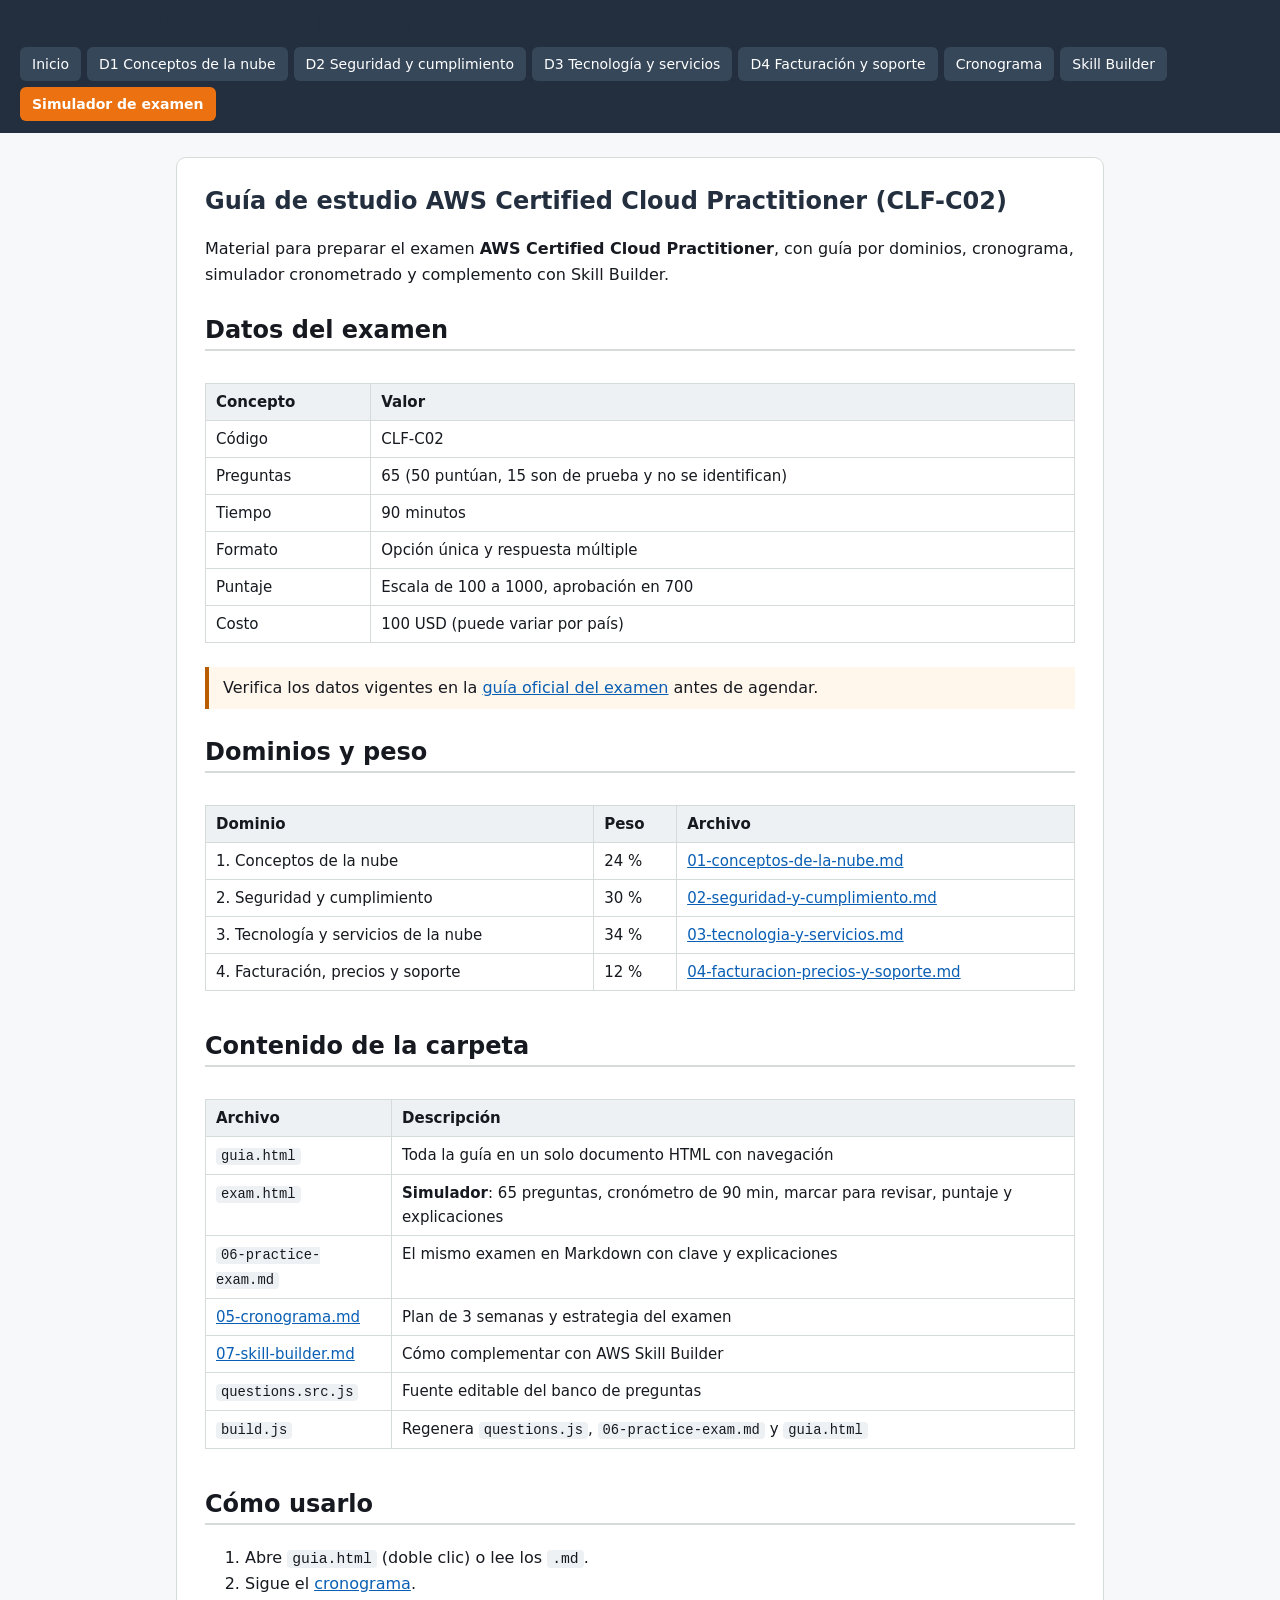
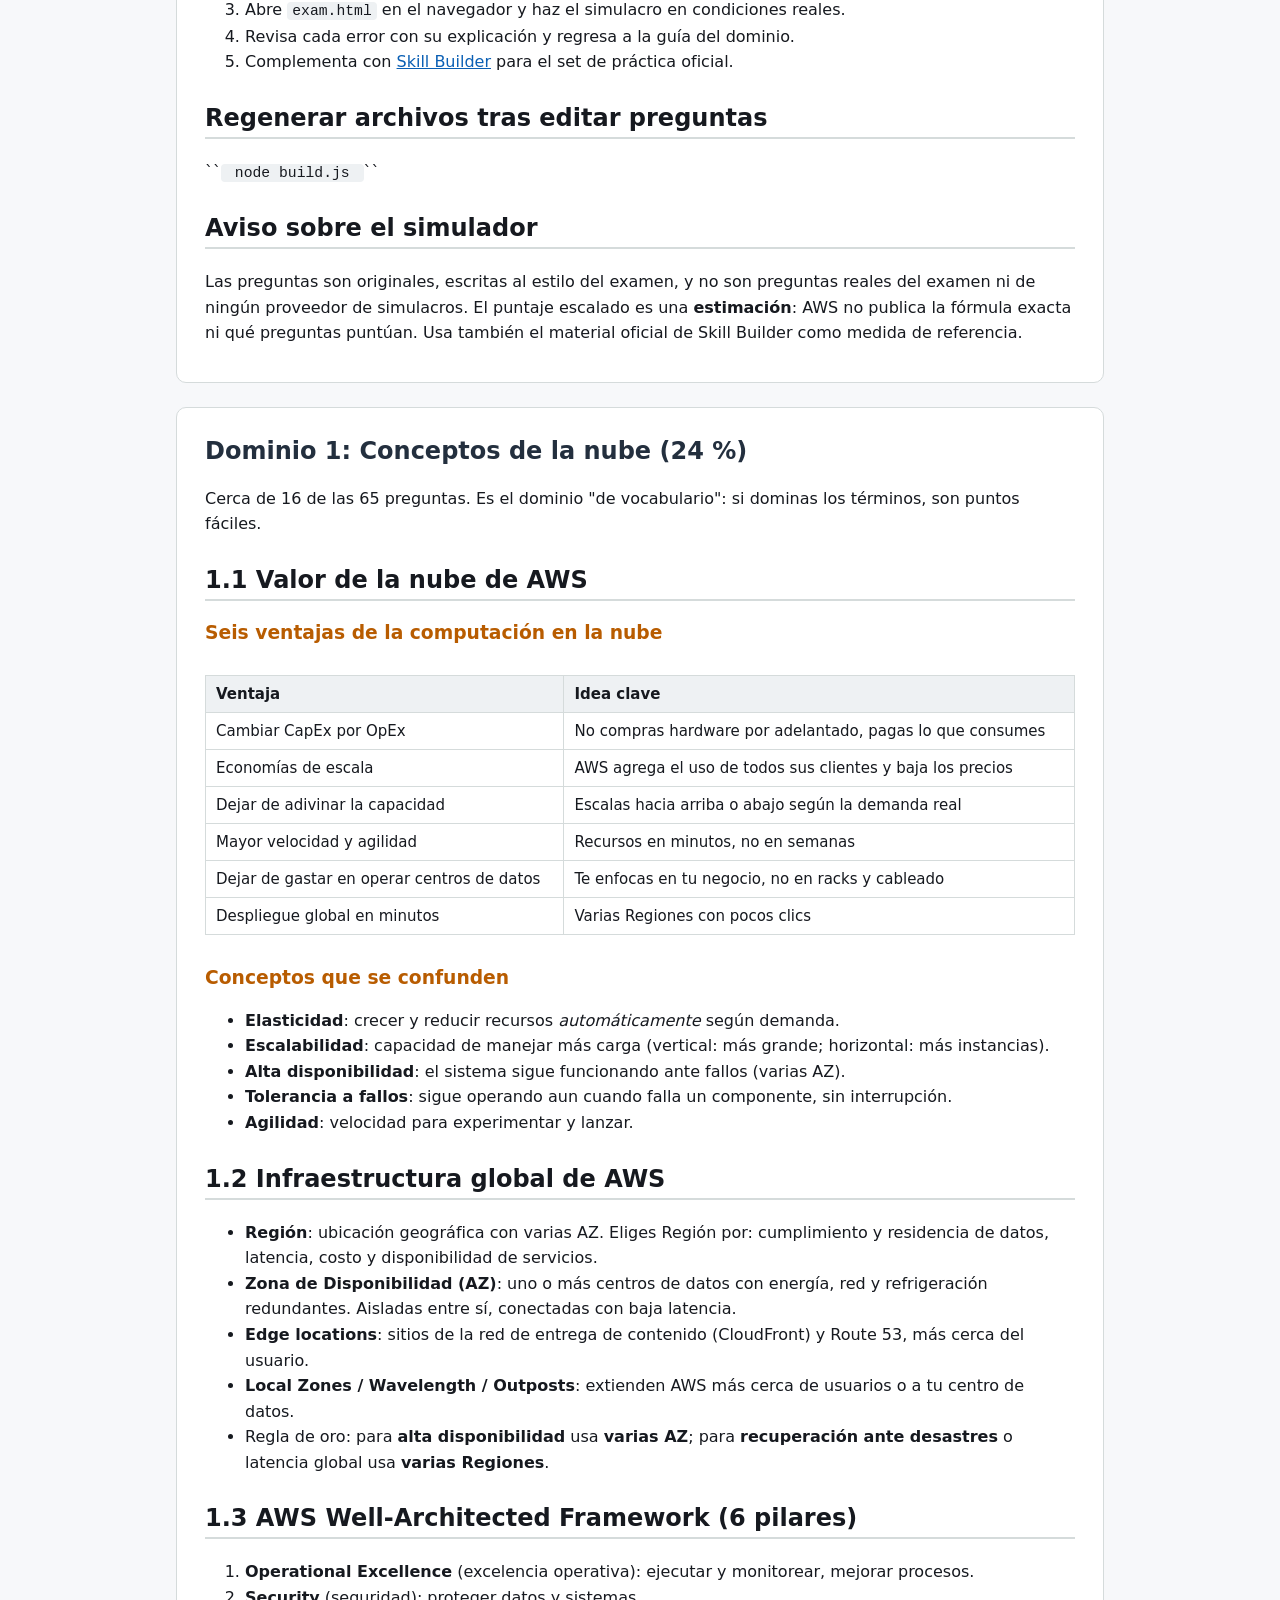
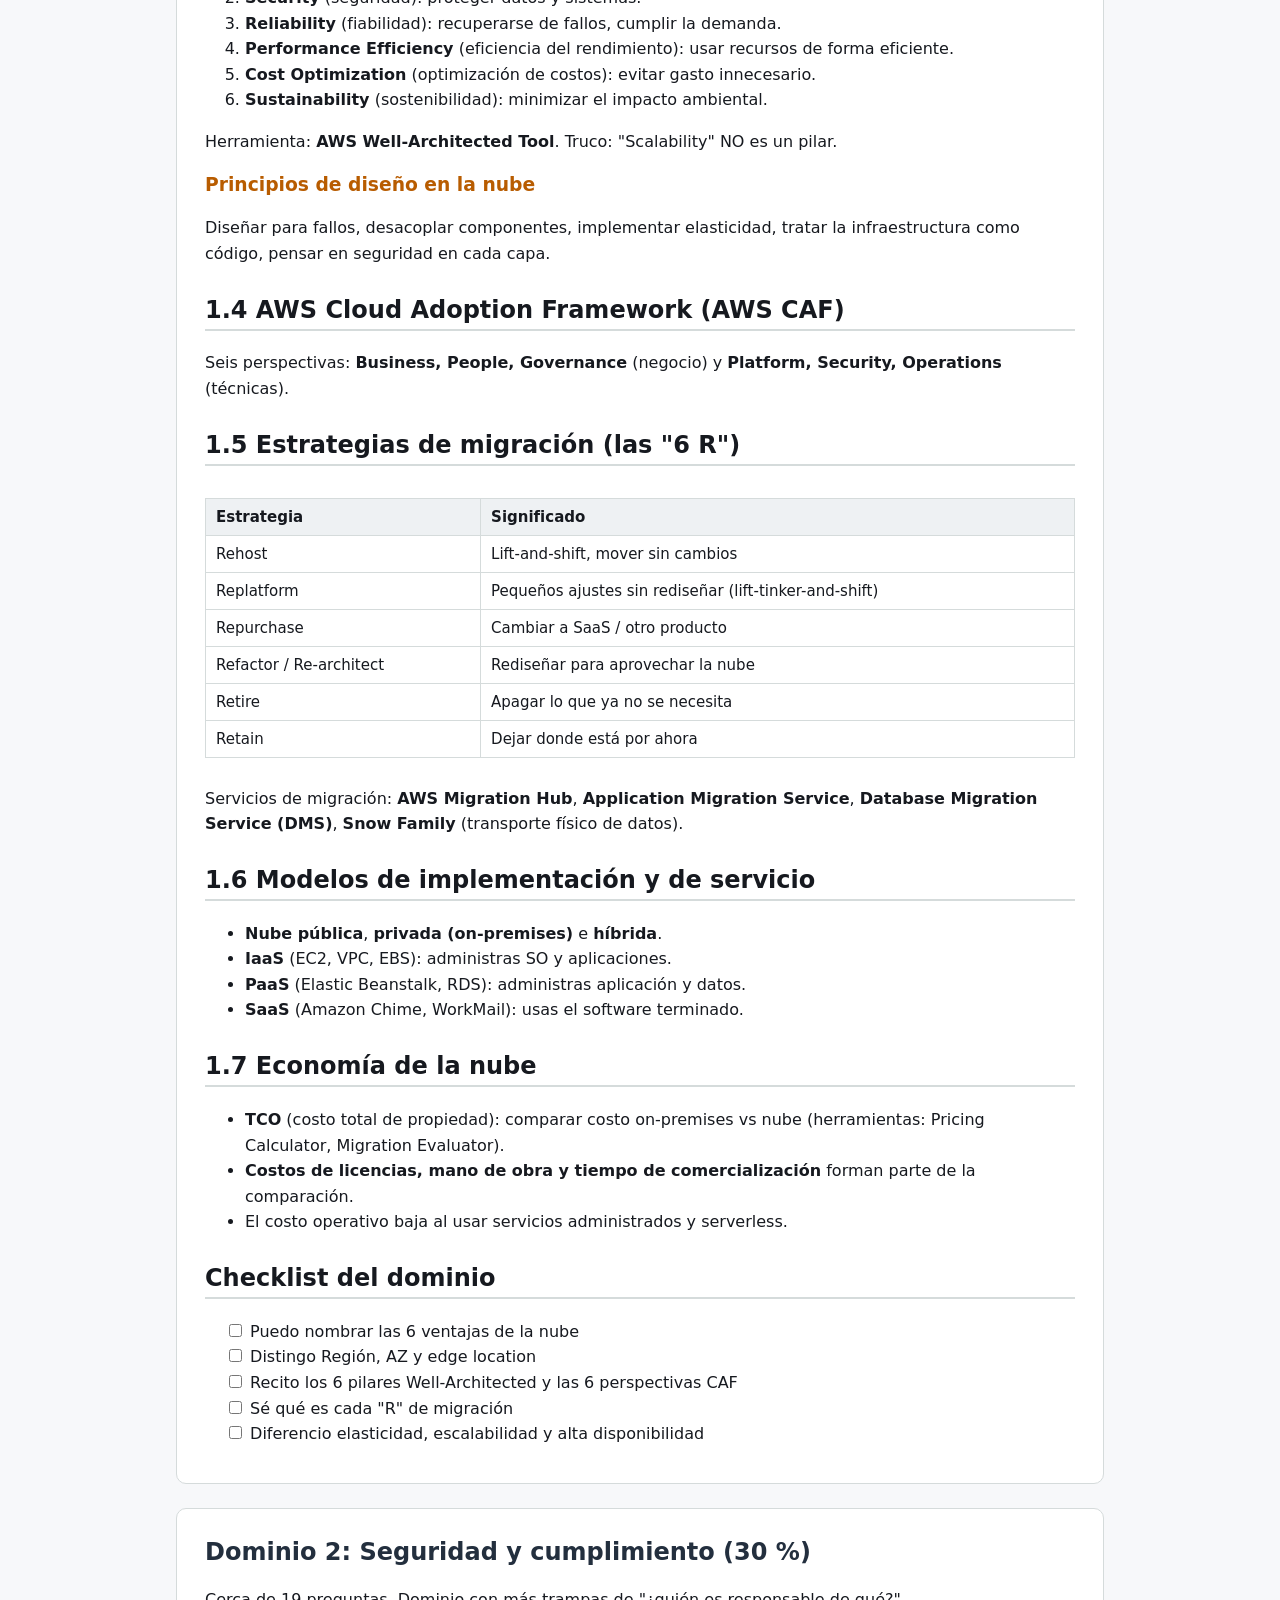
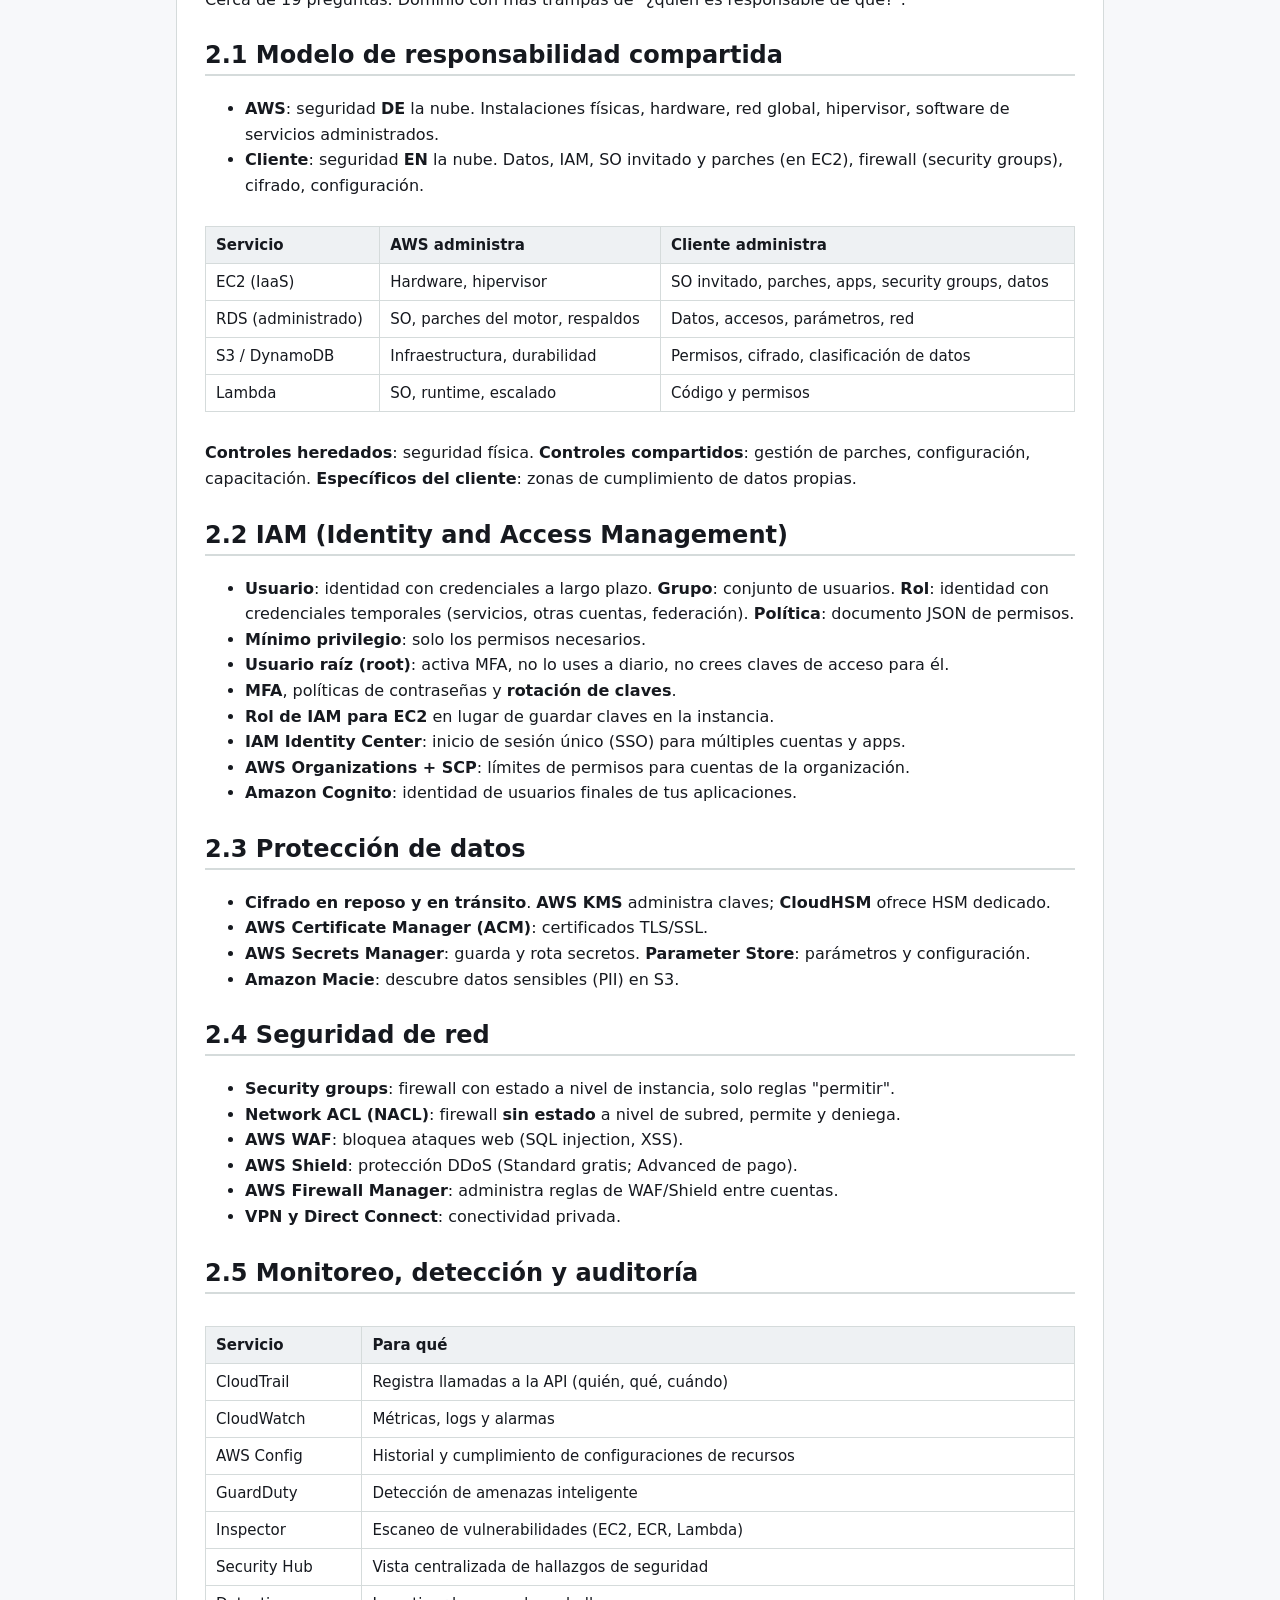
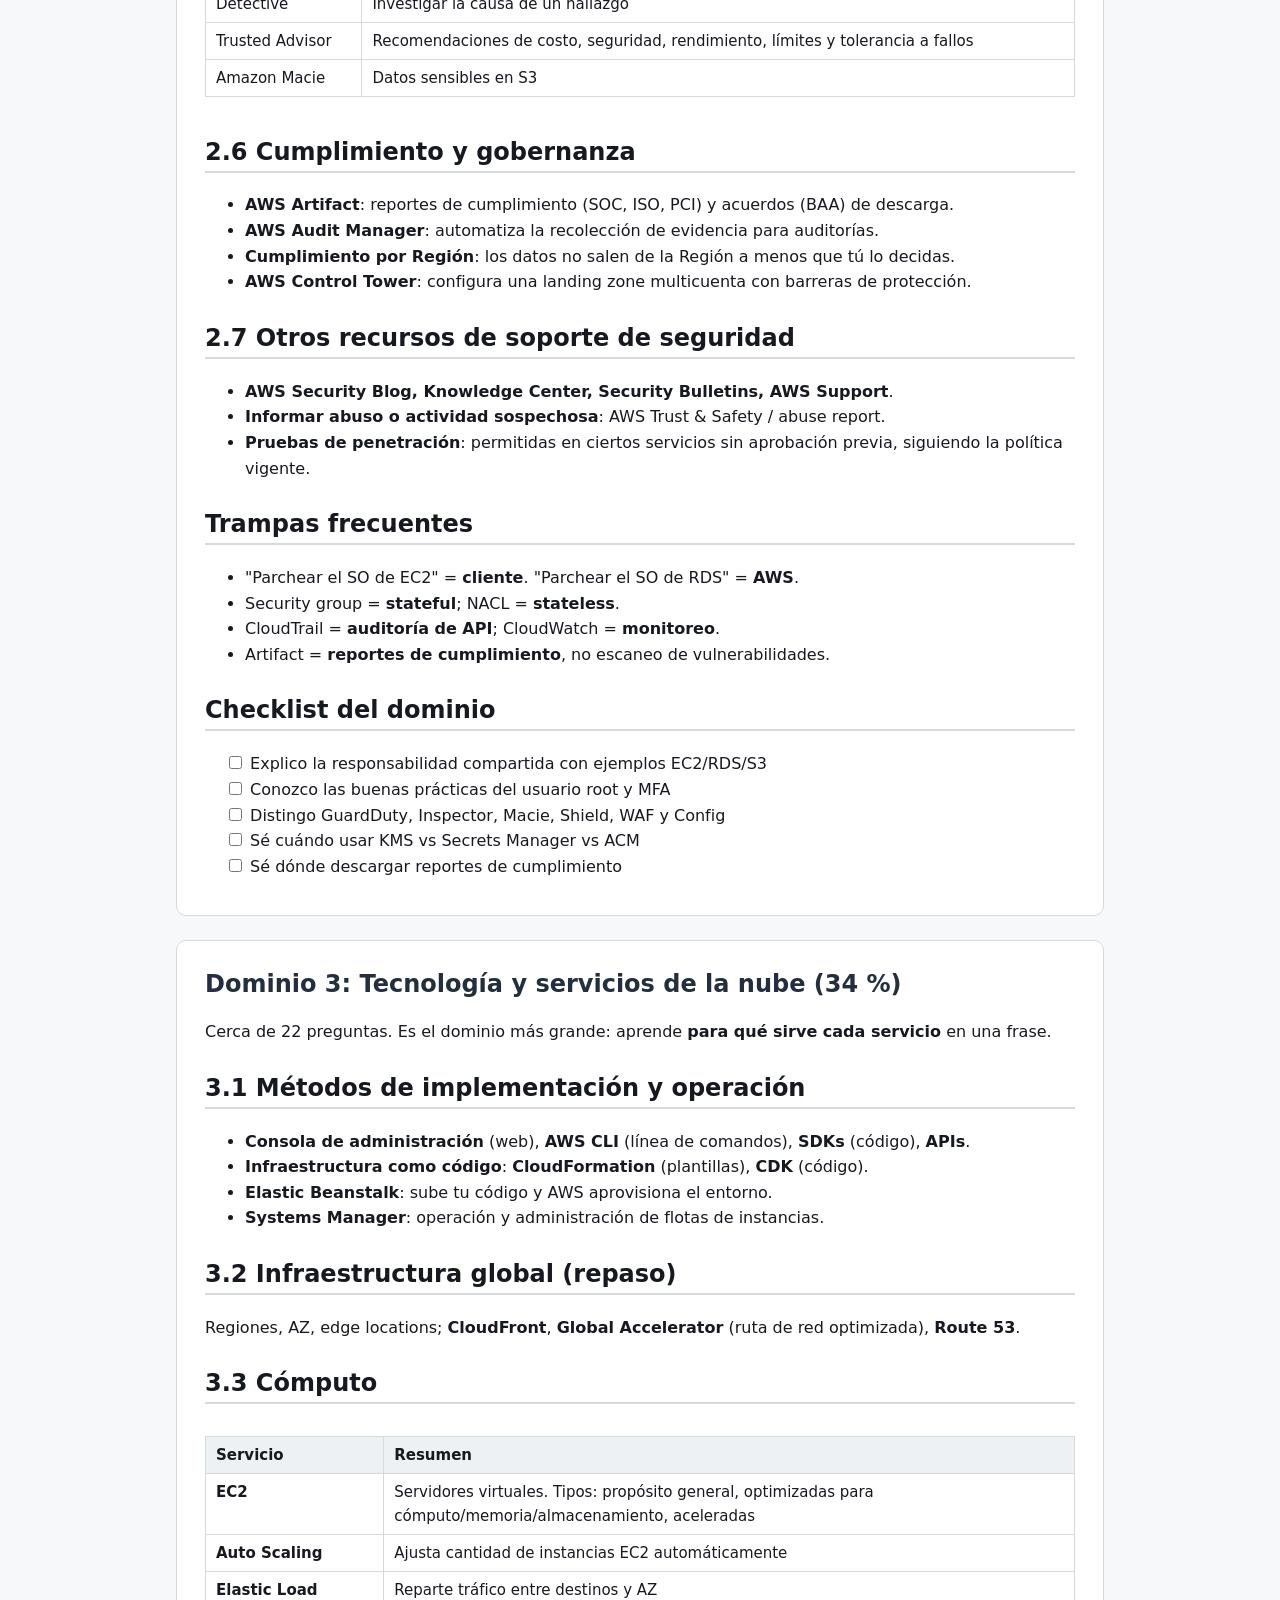
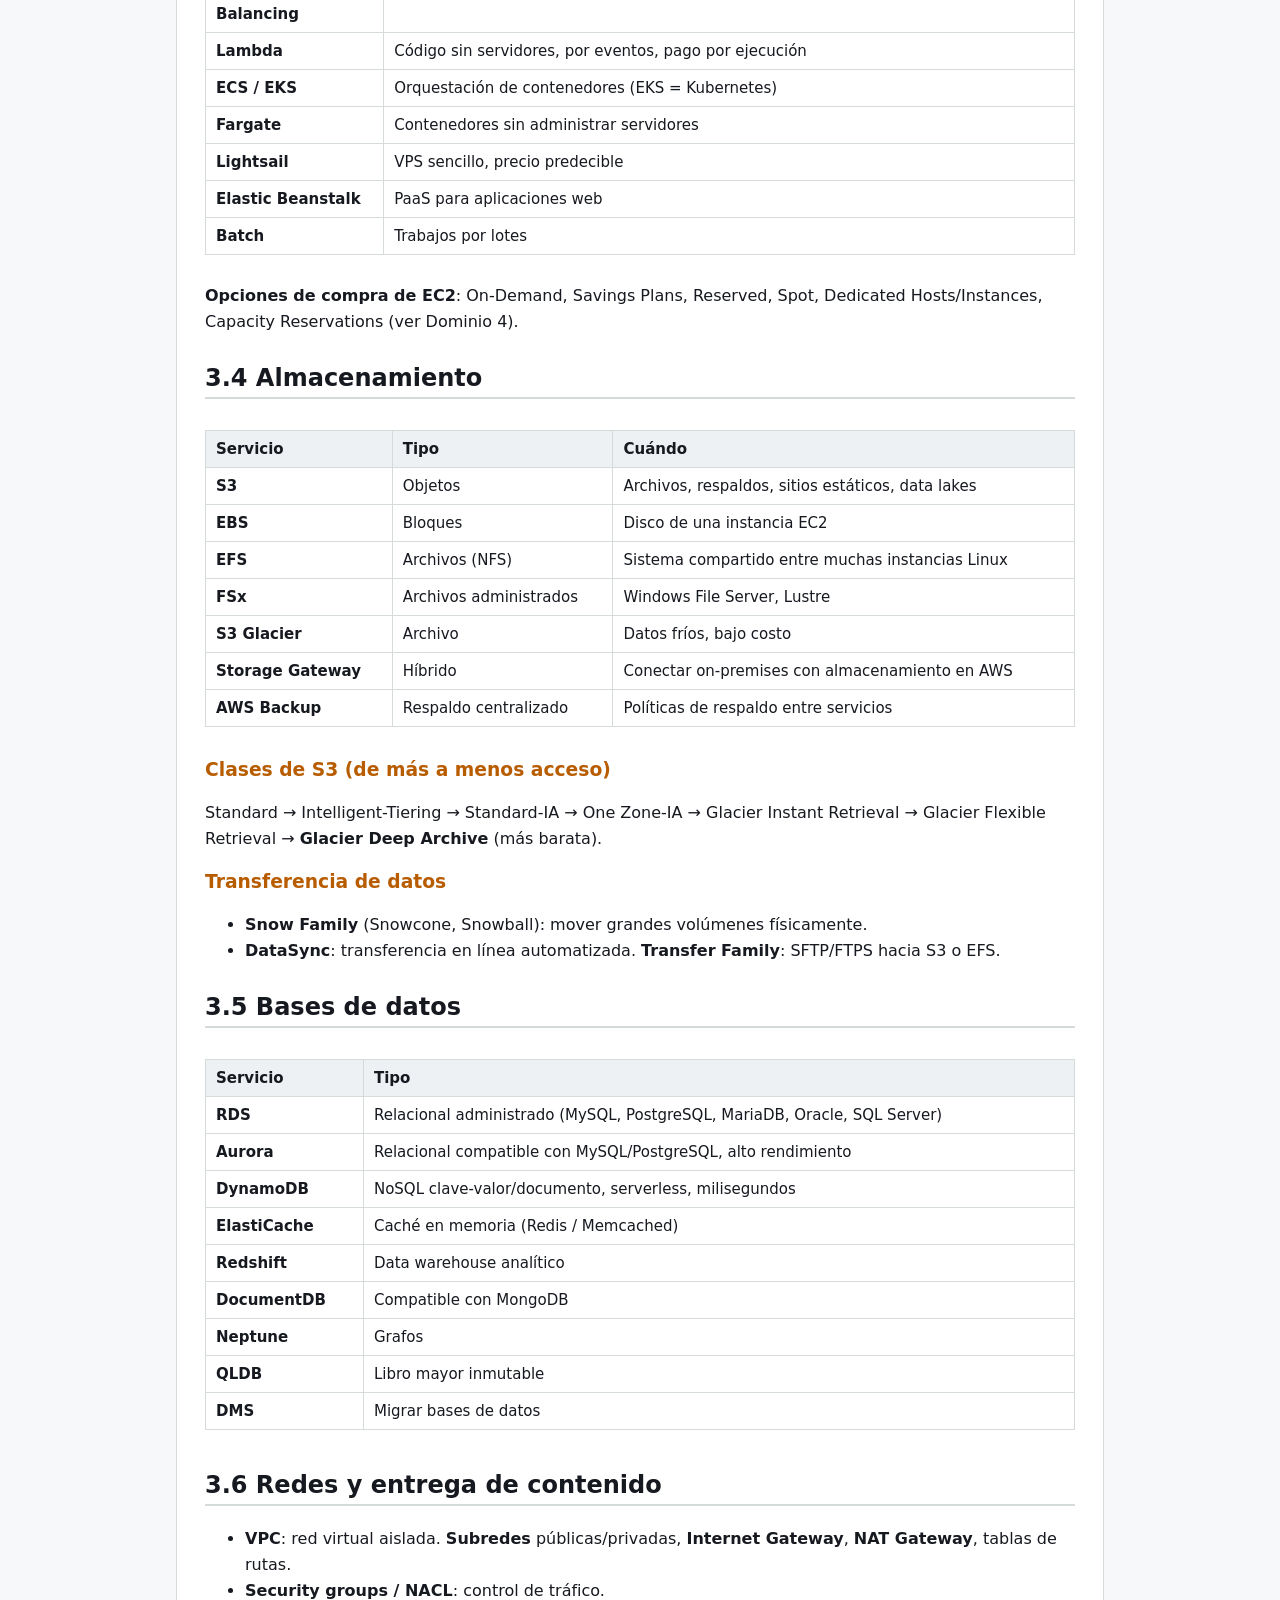
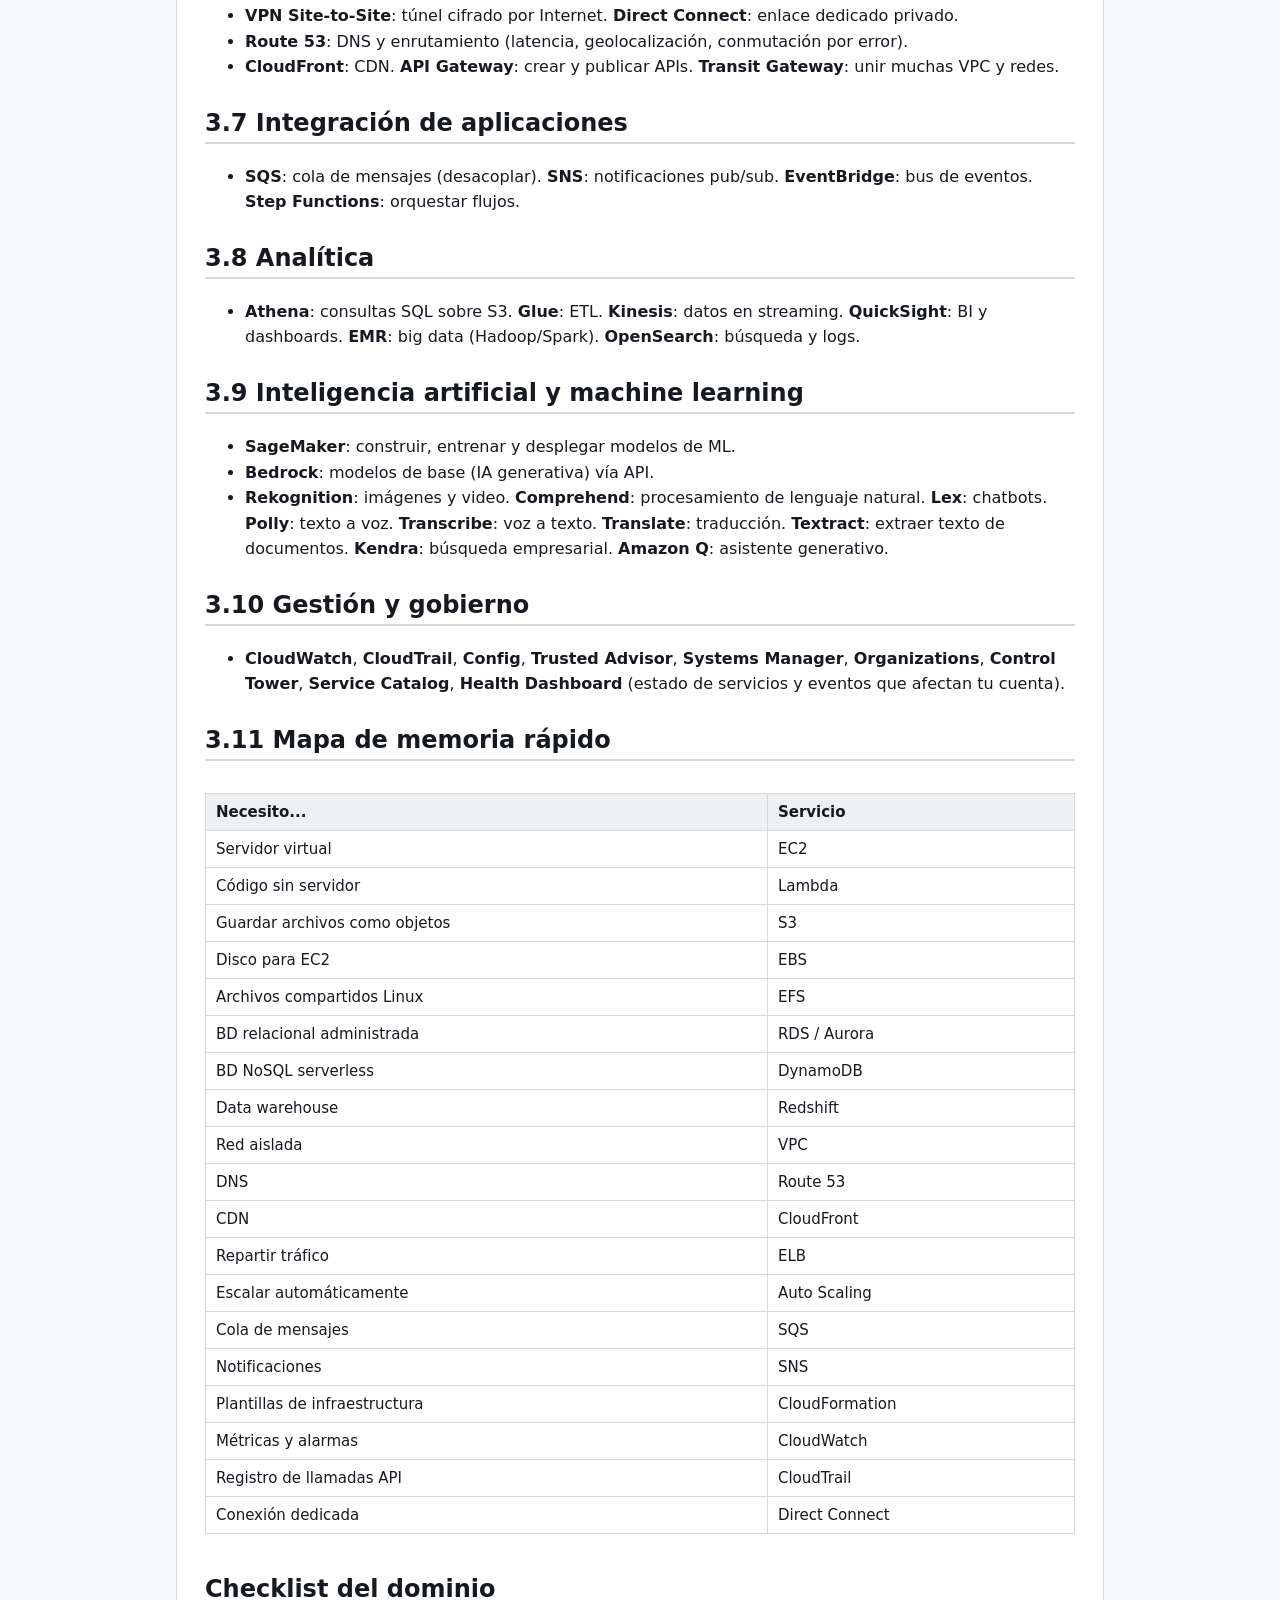
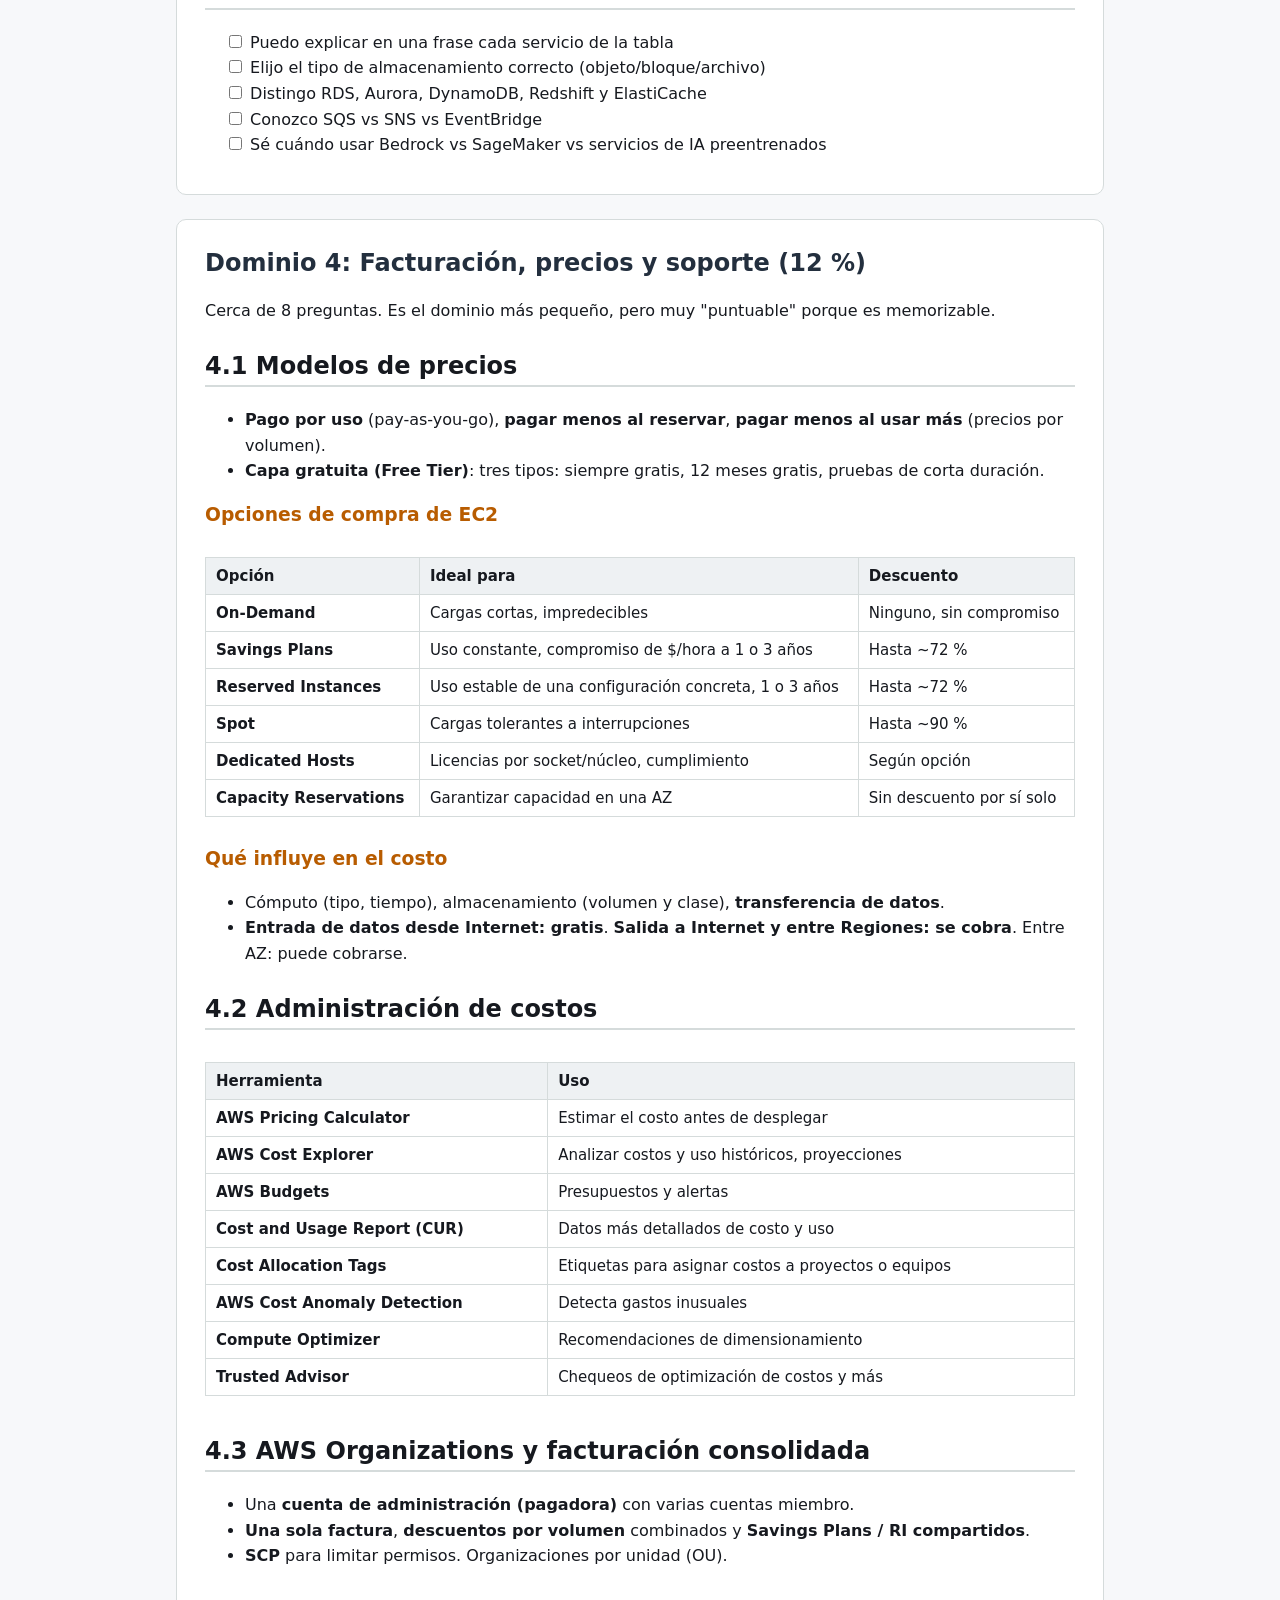
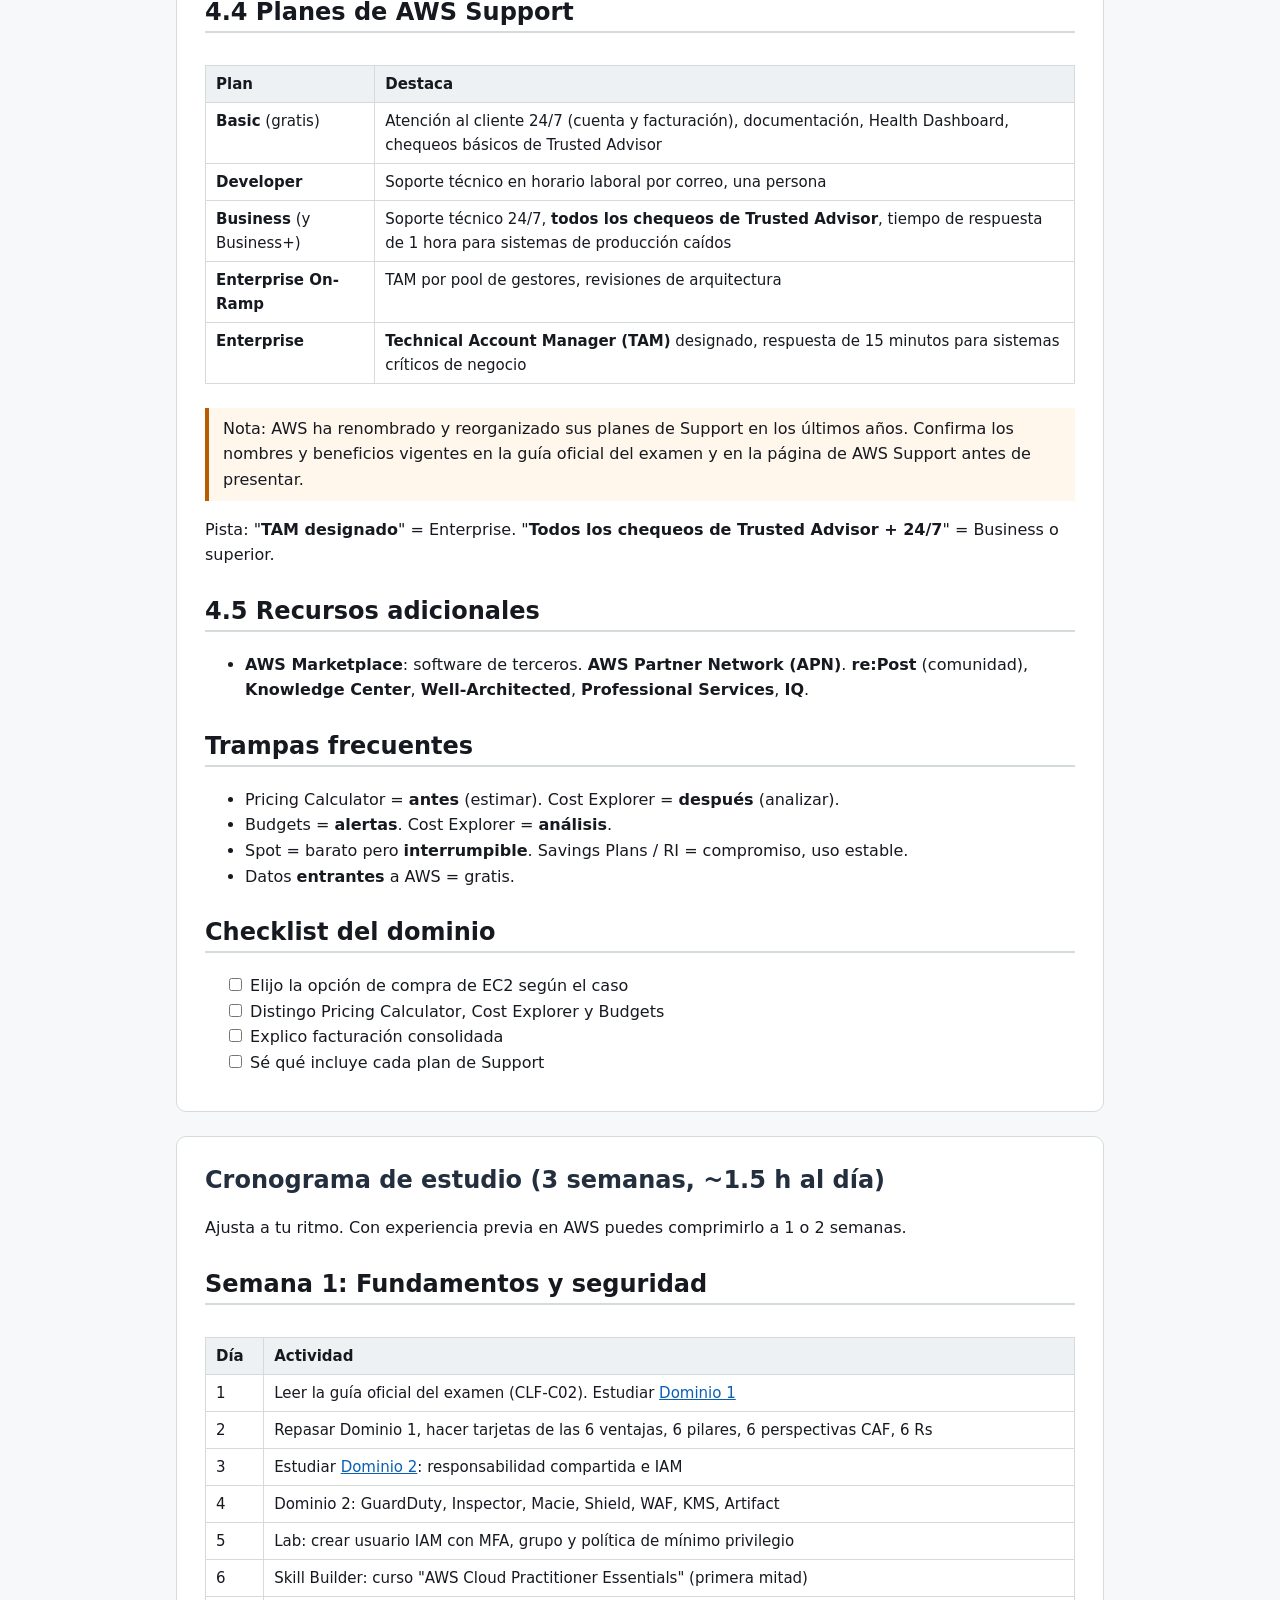
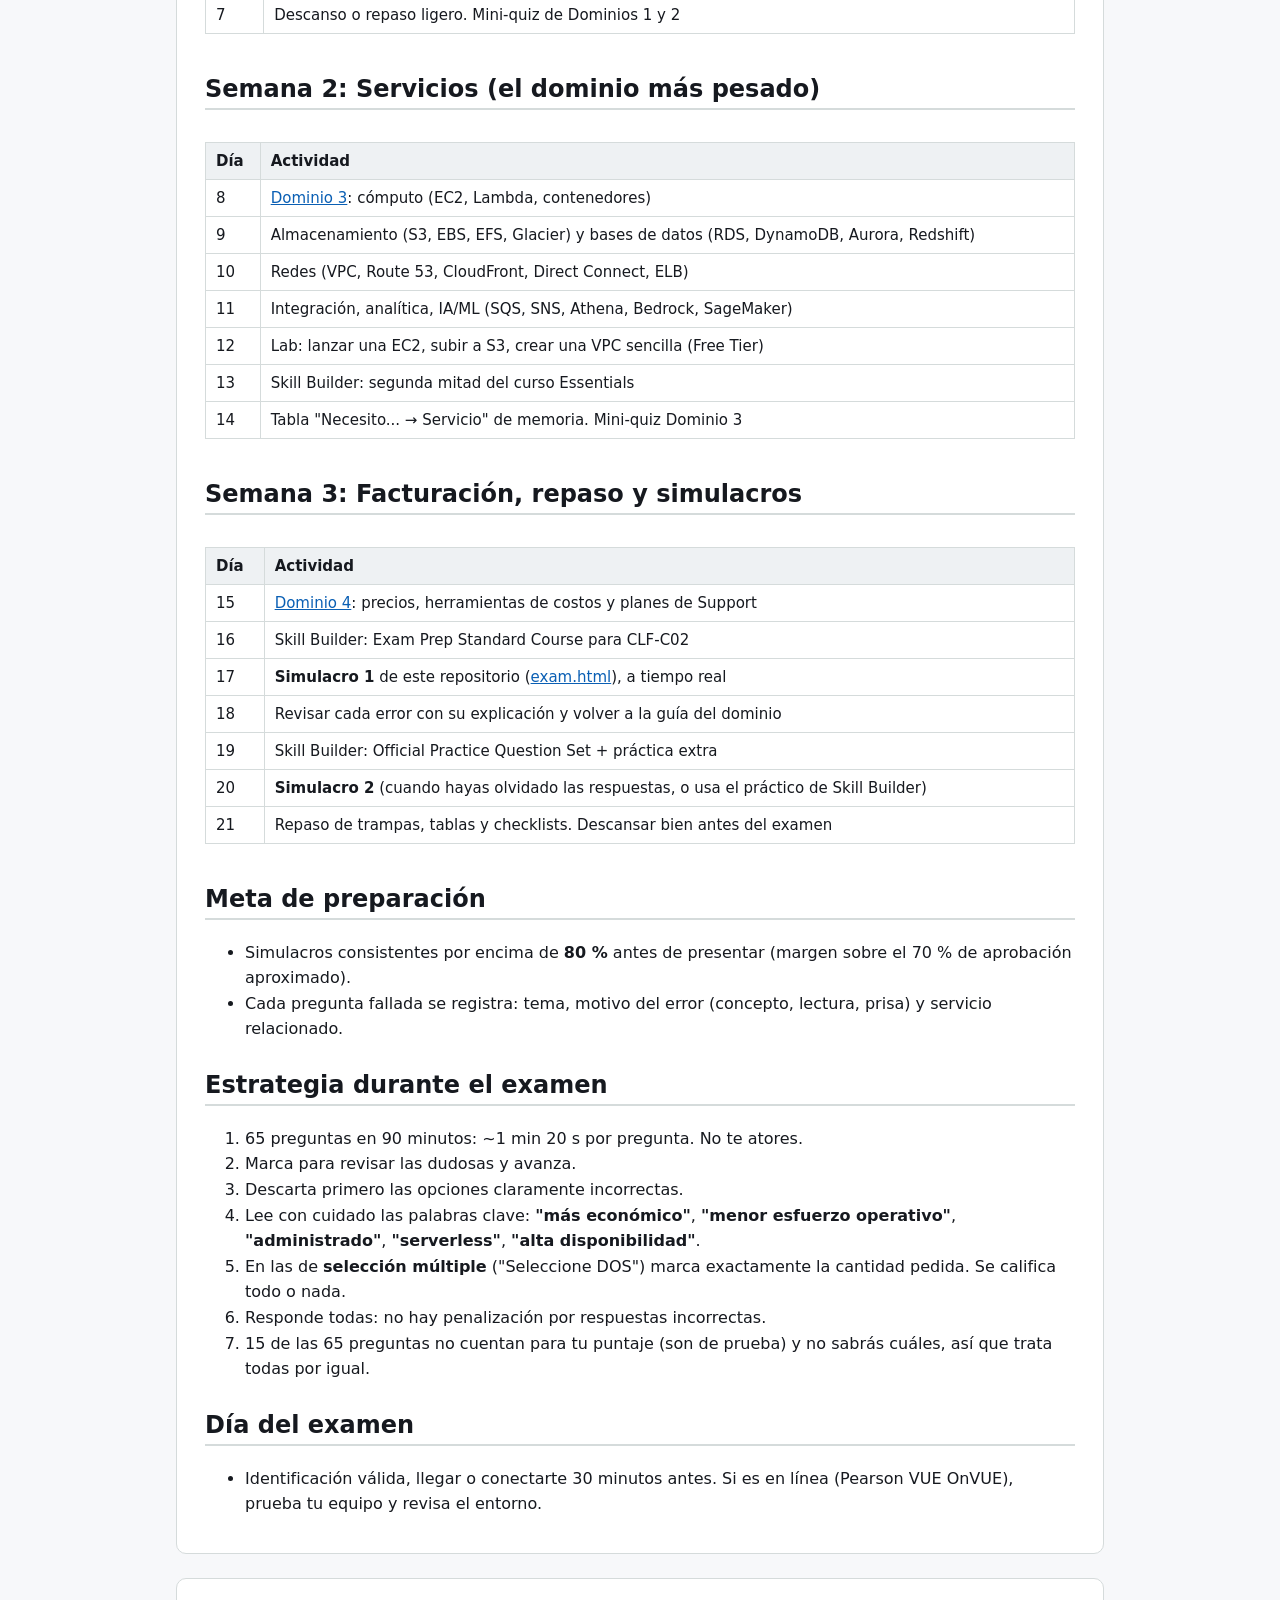
<file: aws-cloud-practitioner-guide/guia.html>
<!DOCTYPE html>
<html lang="es"><head><meta charset="utf-8"><meta name="viewport" content="width=device-width, initial-scale=1">
<title>Guía AWS Cloud Practitioner (CLF-C02)</title>
<style>
:root{--bg:#f7f8fa;--fg:#16191f;--mut:#5f6b7a;--acc:#b85c00;--card:#fff;--bd:#d5dbdb;--nav:#232f3e}
*{box-sizing:border-box}body{margin:0;font:16px/1.6 system-ui,Segoe UI,Roboto,sans-serif;background:var(--bg);color:var(--fg)}
header{background:var(--nav);color:#fff;padding:12px 20px;display:flex;flex-wrap:wrap;gap:12px;align-items:center;justify-content:space-between}
header h1{font-size:18px;margin:0}nav{display:flex;flex-wrap:wrap;gap:6px}nav a,.btn{color:#fff;text-decoration:none;padding:6px 12px;border-radius:6px;background:#37475a;font-size:14px}
nav a:hover,nav a:focus,.btn:hover{background:#ec7211;outline:none}.btn{background:#ec7211;font-weight:600}
main{max-width:960px;margin:0 auto;padding:24px 16px 64px}section{background:var(--card);border:1px solid var(--bd);border-radius:10px;padding:8px 28px 20px;margin-bottom:24px}
h1,h2,h3{line-height:1.25}h1{color:var(--nav)}h2{border-bottom:2px solid var(--bd);padding-bottom:4px;margin-top:28px}h3{color:var(--acc)}
code{background:#eef1f3;padding:1px 5px;border-radius:4px;font-size:.92em}blockquote{margin:12px 0;padding:8px 14px;border-left:4px solid var(--acc);background:#fff6ec}
.tw{overflow-x:auto}table{border-collapse:collapse;width:100%;margin:12px 0;font-size:15px}th,td{border:1px solid var(--bd);padding:6px 10px;text-align:left;vertical-align:top}th{background:#eef1f3}
li.cb{list-style:none;margin-left:-20px}a{color:#0a5fb4}:focus-visible{outline:3px solid #0a5fb4;outline-offset:2px}
@media print{header{display:none}section{border:0}}
</style></head><body>
<header><h1>Guía AWS Cloud Practitioner (CLF-C02)</h1><nav aria-label="Secciones"><a href="#inicio">Inicio</a><a href="#dominio-1">D1 Conceptos de la nube</a><a href="#dominio-2">D2 Seguridad y cumplimiento</a><a href="#dominio-3">D3 Tecnología y servicios</a><a href="#dominio-4">D4 Facturación y soporte</a><a href="#cronograma">Cronograma</a><a href="#skill-builder">Skill Builder</a><a class="btn" href="exam.html">Simulador de examen</a></nav></header>
<main>
<section id="inicio"><h1>Guía de estudio AWS Certified Cloud Practitioner (CLF-C02)</h1>
<p>Material para preparar el examen <strong>AWS Certified Cloud Practitioner</strong>, con guía por dominios, cronograma, simulador cronometrado y complemento con Skill Builder.</p>
<h2>Datos del examen</h2>
<div class="tw"><table><thead><tr><th>Concepto</th><th>Valor</th></tr></thead><tbody><tr><td>Código</td><td>CLF-C02</td></tr><tr><td>Preguntas</td><td>65 (50 puntúan, 15 son de prueba y no se identifican)</td></tr><tr><td>Tiempo</td><td>90 minutos</td></tr><tr><td>Formato</td><td>Opción única y respuesta múltiple</td></tr><tr><td>Puntaje</td><td>Escala de 100 a 1000, aprobación en 700</td></tr><tr><td>Costo</td><td>100 USD (puede variar por país)</td></tr></tbody></table></div>
<blockquote>Verifica los datos vigentes en la <a href="https://docs.aws.amazon.com/aws-certification/latest/cloud-practitioner-02/cloud-practitioner-02.html" target="_blank" rel="noopener noreferrer">guía oficial del examen</a> antes de agendar.</blockquote>
<h2>Dominios y peso</h2>
<div class="tw"><table><thead><tr><th>Dominio</th><th>Peso</th><th>Archivo</th></tr></thead><tbody><tr><td>1. Conceptos de la nube</td><td>24 %</td><td><a href="#dominio-1">01-conceptos-de-la-nube.md</a></td></tr><tr><td>2. Seguridad y cumplimiento</td><td>30 %</td><td><a href="#dominio-2">02-seguridad-y-cumplimiento.md</a></td></tr><tr><td>3. Tecnología y servicios de la nube</td><td>34 %</td><td><a href="#dominio-3">03-tecnologia-y-servicios.md</a></td></tr><tr><td>4. Facturación, precios y soporte</td><td>12 %</td><td><a href="#dominio-4">04-facturacion-precios-y-soporte.md</a></td></tr></tbody></table></div>
<h2>Contenido de la carpeta</h2>
<div class="tw"><table><thead><tr><th>Archivo</th><th>Descripción</th></tr></thead><tbody><tr><td><code>guia.html</code></td><td>Toda la guía en un solo documento HTML con navegación</td></tr><tr><td><code>exam.html</code></td><td><strong>Simulador</strong>: 65 preguntas, cronómetro de 90 min, marcar para revisar, puntaje y explicaciones</td></tr><tr><td><code>06-practice-exam.md</code></td><td>El mismo examen en Markdown con clave y explicaciones</td></tr><tr><td><a href="#cronograma">05-cronograma.md</a></td><td>Plan de 3 semanas y estrategia del examen</td></tr><tr><td><a href="#skill-builder">07-skill-builder.md</a></td><td>Cómo complementar con AWS Skill Builder</td></tr><tr><td><code>questions.src.js</code></td><td>Fuente editable del banco de preguntas</td></tr><tr><td><code>build.js</code></td><td>Regenera <code>questions.js</code>, <code>06-practice-exam.md</code> y <code>guia.html</code></td></tr></tbody></table></div>
<h2>Cómo usarlo</h2>
<ol><li>Abre <code>guia.html</code> (doble clic) o lee los <code>.md</code>.</li><li>Sigue el <a href="#cronograma">cronograma</a>.</li><li>Abre <code>exam.html</code> en el navegador y haz el simulacro en condiciones reales.</li><li>Revisa cada error con su explicación y regresa a la guía del dominio.</li><li>Complementa con <a href="#skill-builder">Skill Builder</a> para el set de práctica oficial.</li></ol>
<h2>Regenerar archivos tras editar preguntas</h2>
<p>``<code> node build.js </code>``</p>
<h2>Aviso sobre el simulador</h2>
<p>Las preguntas son originales, escritas al estilo del examen, y no son preguntas reales del examen ni de ningún proveedor de simulacros. El puntaje escalado es una <strong>estimación</strong>: AWS no publica la fórmula exacta ni qué preguntas puntúan. Usa también el material oficial de Skill Builder como medida de referencia.</p>
</section>
<section id="dominio-1"><h1>Dominio 1: Conceptos de la nube (24 %)</h1>
<p>Cerca de 16 de las 65 preguntas. Es el dominio "de vocabulario": si dominas los términos, son puntos fáciles.</p>
<h2>1.1 Valor de la nube de AWS</h2>
<h3>Seis ventajas de la computación en la nube</h3>
<div class="tw"><table><thead><tr><th>Ventaja</th><th>Idea clave</th></tr></thead><tbody><tr><td>Cambiar CapEx por OpEx</td><td>No compras hardware por adelantado, pagas lo que consumes</td></tr><tr><td>Economías de escala</td><td>AWS agrega el uso de todos sus clientes y baja los precios</td></tr><tr><td>Dejar de adivinar la capacidad</td><td>Escalas hacia arriba o abajo según la demanda real</td></tr><tr><td>Mayor velocidad y agilidad</td><td>Recursos en minutos, no en semanas</td></tr><tr><td>Dejar de gastar en operar centros de datos</td><td>Te enfocas en tu negocio, no en racks y cableado</td></tr><tr><td>Despliegue global en minutos</td><td>Varias Regiones con pocos clics</td></tr></tbody></table></div>
<h3>Conceptos que se confunden</h3>
<ul><li><strong>Elasticidad</strong>: crecer y reducir recursos <em>automáticamente</em> según demanda.</li><li><strong>Escalabilidad</strong>: capacidad de manejar más carga (vertical: más grande; horizontal: más instancias).</li><li><strong>Alta disponibilidad</strong>: el sistema sigue funcionando ante fallos (varias AZ).</li><li><strong>Tolerancia a fallos</strong>: sigue operando aun cuando falla un componente, sin interrupción.</li><li><strong>Agilidad</strong>: velocidad para experimentar y lanzar.</li></ul>
<h2>1.2 Infraestructura global de AWS</h2>
<ul><li><strong>Región</strong>: ubicación geográfica con varias AZ. Eliges Región por: cumplimiento y residencia de datos, latencia, costo y disponibilidad de servicios.</li><li><strong>Zona de Disponibilidad (AZ)</strong>: uno o más centros de datos con energía, red y refrigeración redundantes. Aisladas entre sí, conectadas con baja latencia.</li><li><strong>Edge locations</strong>: sitios de la red de entrega de contenido (CloudFront) y Route 53, más cerca del usuario.</li><li><strong>Local Zones / Wavelength / Outposts</strong>: extienden AWS más cerca de usuarios o a tu centro de datos.</li><li>Regla de oro: para <strong>alta disponibilidad</strong> usa <strong>varias AZ</strong>; para <strong>recuperación ante desastres</strong> o latencia global usa <strong>varias Regiones</strong>.</li></ul>
<h2>1.3 AWS Well-Architected Framework (6 pilares)</h2>
<ol><li><strong>Operational Excellence</strong> (excelencia operativa): ejecutar y monitorear, mejorar procesos.</li><li><strong>Security</strong> (seguridad): proteger datos y sistemas.</li><li><strong>Reliability</strong> (fiabilidad): recuperarse de fallos, cumplir la demanda.</li><li><strong>Performance Efficiency</strong> (eficiencia del rendimiento): usar recursos de forma eficiente.</li><li><strong>Cost Optimization</strong> (optimización de costos): evitar gasto innecesario.</li><li><strong>Sustainability</strong> (sostenibilidad): minimizar el impacto ambiental.</li></ol>
<p>Herramienta: <strong>AWS Well-Architected Tool</strong>. Truco: "Scalability" NO es un pilar.</p>
<h3>Principios de diseño en la nube</h3>
<p>Diseñar para fallos, desacoplar componentes, implementar elasticidad, tratar la infraestructura como código, pensar en seguridad en cada capa.</p>
<h2>1.4 AWS Cloud Adoption Framework (AWS CAF)</h2>
<p>Seis perspectivas: <strong>Business, People, Governance</strong> (negocio) y <strong>Platform, Security, Operations</strong> (técnicas).</p>
<h2>1.5 Estrategias de migración (las "6 R")</h2>
<div class="tw"><table><thead><tr><th>Estrategia</th><th>Significado</th></tr></thead><tbody><tr><td>Rehost</td><td>Lift-and-shift, mover sin cambios</td></tr><tr><td>Replatform</td><td>Pequeños ajustes sin rediseñar (lift-tinker-and-shift)</td></tr><tr><td>Repurchase</td><td>Cambiar a SaaS / otro producto</td></tr><tr><td>Refactor / Re-architect</td><td>Rediseñar para aprovechar la nube</td></tr><tr><td>Retire</td><td>Apagar lo que ya no se necesita</td></tr><tr><td>Retain</td><td>Dejar donde está por ahora</td></tr></tbody></table></div>
<p>Servicios de migración: <strong>AWS Migration Hub</strong>, <strong>Application Migration Service</strong>, <strong>Database Migration Service (DMS)</strong>, <strong>Snow Family</strong> (transporte físico de datos).</p>
<h2>1.6 Modelos de implementación y de servicio</h2>
<ul><li><strong>Nube pública</strong>, <strong>privada (on-premises)</strong> e <strong>híbrida</strong>.</li><li><strong>IaaS</strong> (EC2, VPC, EBS): administras SO y aplicaciones.</li><li><strong>PaaS</strong> (Elastic Beanstalk, RDS): administras aplicación y datos.</li><li><strong>SaaS</strong> (Amazon Chime, WorkMail): usas el software terminado.</li></ul>
<h2>1.7 Economía de la nube</h2>
<ul><li><strong>TCO</strong> (costo total de propiedad): comparar costo on-premises vs nube (herramientas: Pricing Calculator, Migration Evaluator).</li><li><strong>Costos de licencias, mano de obra y tiempo de comercialización</strong> forman parte de la comparación.</li><li>El costo operativo baja al usar servicios administrados y serverless.</li></ul>
<h2>Checklist del dominio</h2>
<ul><li class="cb"><label><input type="checkbox"> Puedo nombrar las 6 ventajas de la nube</label></li><li class="cb"><label><input type="checkbox"> Distingo Región, AZ y edge location</label></li><li class="cb"><label><input type="checkbox"> Recito los 6 pilares Well-Architected y las 6 perspectivas CAF</label></li><li class="cb"><label><input type="checkbox"> Sé qué es cada "R" de migración</label></li><li class="cb"><label><input type="checkbox"> Diferencio elasticidad, escalabilidad y alta disponibilidad</label></li></ul>
</section>
<section id="dominio-2"><h1>Dominio 2: Seguridad y cumplimiento (30 %)</h1>
<p>Cerca de 19 preguntas. Dominio con más trampas de "¿quién es responsable de qué?".</p>
<h2>2.1 Modelo de responsabilidad compartida</h2>
<ul><li><strong>AWS</strong>: seguridad <strong>DE</strong> la nube. Instalaciones físicas, hardware, red global, hipervisor, software de servicios administrados.</li><li><strong>Cliente</strong>: seguridad <strong>EN</strong> la nube. Datos, IAM, SO invitado y parches (en EC2), firewall (security groups), cifrado, configuración.</li></ul>
<div class="tw"><table><thead><tr><th>Servicio</th><th>AWS administra</th><th>Cliente administra</th></tr></thead><tbody><tr><td>EC2 (IaaS)</td><td>Hardware, hipervisor</td><td>SO invitado, parches, apps, security groups, datos</td></tr><tr><td>RDS (administrado)</td><td>SO, parches del motor, respaldos</td><td>Datos, accesos, parámetros, red</td></tr><tr><td>S3 / DynamoDB</td><td>Infraestructura, durabilidad</td><td>Permisos, cifrado, clasificación de datos</td></tr><tr><td>Lambda</td><td>SO, runtime, escalado</td><td>Código y permisos</td></tr></tbody></table></div>
<p><strong>Controles heredados</strong>: seguridad física. <strong>Controles compartidos</strong>: gestión de parches, configuración, capacitación. <strong>Específicos del cliente</strong>: zonas de cumplimiento de datos propias.</p>
<h2>2.2 IAM (Identity and Access Management)</h2>
<ul><li><strong>Usuario</strong>: identidad con credenciales a largo plazo. <strong>Grupo</strong>: conjunto de usuarios. <strong>Rol</strong>: identidad con credenciales temporales (servicios, otras cuentas, federación). <strong>Política</strong>: documento JSON de permisos.</li><li><strong>Mínimo privilegio</strong>: solo los permisos necesarios.</li><li><strong>Usuario raíz (root)</strong>: activa MFA, no lo uses a diario, no crees claves de acceso para él.</li><li><strong>MFA</strong>, políticas de contraseñas y <strong>rotación de claves</strong>.</li><li><strong>Rol de IAM para EC2</strong> en lugar de guardar claves en la instancia.</li><li><strong>IAM Identity Center</strong>: inicio de sesión único (SSO) para múltiples cuentas y apps.</li><li><strong>AWS Organizations + SCP</strong>: límites de permisos para cuentas de la organización.</li><li><strong>Amazon Cognito</strong>: identidad de usuarios finales de tus aplicaciones.</li></ul>
<h2>2.3 Protección de datos</h2>
<ul><li><strong>Cifrado en reposo y en tránsito</strong>. <strong>AWS KMS</strong> administra claves; <strong>CloudHSM</strong> ofrece HSM dedicado.</li><li><strong>AWS Certificate Manager (ACM)</strong>: certificados TLS/SSL.</li><li><strong>AWS Secrets Manager</strong>: guarda y rota secretos. <strong>Parameter Store</strong>: parámetros y configuración.</li><li><strong>Amazon Macie</strong>: descubre datos sensibles (PII) en S3.</li></ul>
<h2>2.4 Seguridad de red</h2>
<ul><li><strong>Security groups</strong>: firewall con estado a nivel de instancia, solo reglas "permitir".</li><li><strong>Network ACL (NACL)</strong>: firewall <strong>sin estado</strong> a nivel de subred, permite y deniega.</li><li><strong>AWS WAF</strong>: bloquea ataques web (SQL injection, XSS).</li><li><strong>AWS Shield</strong>: protección DDoS (Standard gratis; Advanced de pago).</li><li><strong>AWS Firewall Manager</strong>: administra reglas de WAF/Shield entre cuentas.</li><li><strong>VPN y Direct Connect</strong>: conectividad privada.</li></ul>
<h2>2.5 Monitoreo, detección y auditoría</h2>
<div class="tw"><table><thead><tr><th>Servicio</th><th>Para qué</th></tr></thead><tbody><tr><td>CloudTrail</td><td>Registra llamadas a la API (quién, qué, cuándo)</td></tr><tr><td>CloudWatch</td><td>Métricas, logs y alarmas</td></tr><tr><td>AWS Config</td><td>Historial y cumplimiento de configuraciones de recursos</td></tr><tr><td>GuardDuty</td><td>Detección de amenazas inteligente</td></tr><tr><td>Inspector</td><td>Escaneo de vulnerabilidades (EC2, ECR, Lambda)</td></tr><tr><td>Security Hub</td><td>Vista centralizada de hallazgos de seguridad</td></tr><tr><td>Detective</td><td>Investigar la causa de un hallazgo</td></tr><tr><td>Trusted Advisor</td><td>Recomendaciones de costo, seguridad, rendimiento, límites y tolerancia a fallos</td></tr><tr><td>Amazon Macie</td><td>Datos sensibles en S3</td></tr></tbody></table></div>
<h2>2.6 Cumplimiento y gobernanza</h2>
<ul><li><strong>AWS Artifact</strong>: reportes de cumplimiento (SOC, ISO, PCI) y acuerdos (BAA) de descarga.</li><li><strong>AWS Audit Manager</strong>: automatiza la recolección de evidencia para auditorías.</li><li><strong>Cumplimiento por Región</strong>: los datos no salen de la Región a menos que tú lo decidas.</li><li><strong>AWS Control Tower</strong>: configura una landing zone multicuenta con barreras de protección.</li></ul>
<h2>2.7 Otros recursos de soporte de seguridad</h2>
<ul><li><strong>AWS Security Blog, Knowledge Center, Security Bulletins, AWS Support</strong>.</li><li><strong>Informar abuso o actividad sospechosa</strong>: AWS Trust &amp; Safety / abuse report.</li><li><strong>Pruebas de penetración</strong>: permitidas en ciertos servicios sin aprobación previa, siguiendo la política vigente.</li></ul>
<h2>Trampas frecuentes</h2>
<ul><li>"Parchear el SO de EC2" = <strong>cliente</strong>. "Parchear el SO de RDS" = <strong>AWS</strong>.</li><li>Security group = <strong>stateful</strong>; NACL = <strong>stateless</strong>.</li><li>CloudTrail = <strong>auditoría de API</strong>; CloudWatch = <strong>monitoreo</strong>.</li><li>Artifact = <strong>reportes de cumplimiento</strong>, no escaneo de vulnerabilidades.</li></ul>
<h2>Checklist del dominio</h2>
<ul><li class="cb"><label><input type="checkbox"> Explico la responsabilidad compartida con ejemplos EC2/RDS/S3</label></li><li class="cb"><label><input type="checkbox"> Conozco las buenas prácticas del usuario root y MFA</label></li><li class="cb"><label><input type="checkbox"> Distingo GuardDuty, Inspector, Macie, Shield, WAF y Config</label></li><li class="cb"><label><input type="checkbox"> Sé cuándo usar KMS vs Secrets Manager vs ACM</label></li><li class="cb"><label><input type="checkbox"> Sé dónde descargar reportes de cumplimiento</label></li></ul>
</section>
<section id="dominio-3"><h1>Dominio 3: Tecnología y servicios de la nube (34 %)</h1>
<p>Cerca de 22 preguntas. Es el dominio más grande: aprende <strong>para qué sirve cada servicio</strong> en una frase.</p>
<h2>3.1 Métodos de implementación y operación</h2>
<ul><li><strong>Consola de administración</strong> (web), <strong>AWS CLI</strong> (línea de comandos), <strong>SDKs</strong> (código), <strong>APIs</strong>.</li><li><strong>Infraestructura como código</strong>: <strong>CloudFormation</strong> (plantillas), <strong>CDK</strong> (código).</li><li><strong>Elastic Beanstalk</strong>: sube tu código y AWS aprovisiona el entorno.</li><li><strong>Systems Manager</strong>: operación y administración de flotas de instancias.</li></ul>
<h2>3.2 Infraestructura global (repaso)</h2>
<p>Regiones, AZ, edge locations; <strong>CloudFront</strong>, <strong>Global Accelerator</strong> (ruta de red optimizada), <strong>Route 53</strong>.</p>
<h2>3.3 Cómputo</h2>
<div class="tw"><table><thead><tr><th>Servicio</th><th>Resumen</th></tr></thead><tbody><tr><td><strong>EC2</strong></td><td>Servidores virtuales. Tipos: propósito general, optimizadas para cómputo/memoria/almacenamiento, aceleradas</td></tr><tr><td><strong>Auto Scaling</strong></td><td>Ajusta cantidad de instancias EC2 automáticamente</td></tr><tr><td><strong>Elastic Load Balancing</strong></td><td>Reparte tráfico entre destinos y AZ</td></tr><tr><td><strong>Lambda</strong></td><td>Código sin servidores, por eventos, pago por ejecución</td></tr><tr><td><strong>ECS / EKS</strong></td><td>Orquestación de contenedores (EKS = Kubernetes)</td></tr><tr><td><strong>Fargate</strong></td><td>Contenedores sin administrar servidores</td></tr><tr><td><strong>Lightsail</strong></td><td>VPS sencillo, precio predecible</td></tr><tr><td><strong>Elastic Beanstalk</strong></td><td>PaaS para aplicaciones web</td></tr><tr><td><strong>Batch</strong></td><td>Trabajos por lotes</td></tr></tbody></table></div>
<p><strong>Opciones de compra de EC2</strong>: On-Demand, Savings Plans, Reserved, Spot, Dedicated Hosts/Instances, Capacity Reservations (ver Dominio 4).</p>
<h2>3.4 Almacenamiento</h2>
<div class="tw"><table><thead><tr><th>Servicio</th><th>Tipo</th><th>Cuándo</th></tr></thead><tbody><tr><td><strong>S3</strong></td><td>Objetos</td><td>Archivos, respaldos, sitios estáticos, data lakes</td></tr><tr><td><strong>EBS</strong></td><td>Bloques</td><td>Disco de una instancia EC2</td></tr><tr><td><strong>EFS</strong></td><td>Archivos (NFS)</td><td>Sistema compartido entre muchas instancias Linux</td></tr><tr><td><strong>FSx</strong></td><td>Archivos administrados</td><td>Windows File Server, Lustre</td></tr><tr><td><strong>S3 Glacier</strong></td><td>Archivo</td><td>Datos fríos, bajo costo</td></tr><tr><td><strong>Storage Gateway</strong></td><td>Híbrido</td><td>Conectar on-premises con almacenamiento en AWS</td></tr><tr><td><strong>AWS Backup</strong></td><td>Respaldo centralizado</td><td>Políticas de respaldo entre servicios</td></tr></tbody></table></div>
<h3>Clases de S3 (de más a menos acceso)</h3>
<p>Standard → Intelligent-Tiering → Standard-IA → One Zone-IA → Glacier Instant Retrieval → Glacier Flexible Retrieval → <strong>Glacier Deep Archive</strong> (más barata).</p>
<h3>Transferencia de datos</h3>
<ul><li><strong>Snow Family</strong> (Snowcone, Snowball): mover grandes volúmenes físicamente.</li><li><strong>DataSync</strong>: transferencia en línea automatizada. <strong>Transfer Family</strong>: SFTP/FTPS hacia S3 o EFS.</li></ul>
<h2>3.5 Bases de datos</h2>
<div class="tw"><table><thead><tr><th>Servicio</th><th>Tipo</th></tr></thead><tbody><tr><td><strong>RDS</strong></td><td>Relacional administrado (MySQL, PostgreSQL, MariaDB, Oracle, SQL Server)</td></tr><tr><td><strong>Aurora</strong></td><td>Relacional compatible con MySQL/PostgreSQL, alto rendimiento</td></tr><tr><td><strong>DynamoDB</strong></td><td>NoSQL clave-valor/documento, serverless, milisegundos</td></tr><tr><td><strong>ElastiCache</strong></td><td>Caché en memoria (Redis / Memcached)</td></tr><tr><td><strong>Redshift</strong></td><td>Data warehouse analítico</td></tr><tr><td><strong>DocumentDB</strong></td><td>Compatible con MongoDB</td></tr><tr><td><strong>Neptune</strong></td><td>Grafos</td></tr><tr><td><strong>QLDB</strong></td><td>Libro mayor inmutable</td></tr><tr><td><strong>DMS</strong></td><td>Migrar bases de datos</td></tr></tbody></table></div>
<h2>3.6 Redes y entrega de contenido</h2>
<ul><li><strong>VPC</strong>: red virtual aislada. <strong>Subredes</strong> públicas/privadas, <strong>Internet Gateway</strong>, <strong>NAT Gateway</strong>, tablas de rutas.</li><li><strong>Security groups / NACL</strong>: control de tráfico.</li><li><strong>VPN Site-to-Site</strong>: túnel cifrado por Internet. <strong>Direct Connect</strong>: enlace dedicado privado.</li><li><strong>Route 53</strong>: DNS y enrutamiento (latencia, geolocalización, conmutación por error).</li><li><strong>CloudFront</strong>: CDN. <strong>API Gateway</strong>: crear y publicar APIs. <strong>Transit Gateway</strong>: unir muchas VPC y redes.</li></ul>
<h2>3.7 Integración de aplicaciones</h2>
<ul><li><strong>SQS</strong>: cola de mensajes (desacoplar). <strong>SNS</strong>: notificaciones pub/sub. <strong>EventBridge</strong>: bus de eventos. <strong>Step Functions</strong>: orquestar flujos.</li></ul>
<h2>3.8 Analítica</h2>
<ul><li><strong>Athena</strong>: consultas SQL sobre S3. <strong>Glue</strong>: ETL. <strong>Kinesis</strong>: datos en streaming. <strong>QuickSight</strong>: BI y dashboards. <strong>EMR</strong>: big data (Hadoop/Spark). <strong>OpenSearch</strong>: búsqueda y logs.</li></ul>
<h2>3.9 Inteligencia artificial y machine learning</h2>
<ul><li><strong>SageMaker</strong>: construir, entrenar y desplegar modelos de ML.</li><li><strong>Bedrock</strong>: modelos de base (IA generativa) vía API.</li><li><strong>Rekognition</strong>: imágenes y video. <strong>Comprehend</strong>: procesamiento de lenguaje natural. <strong>Lex</strong>: chatbots. <strong>Polly</strong>: texto a voz. <strong>Transcribe</strong>: voz a texto. <strong>Translate</strong>: traducción. <strong>Textract</strong>: extraer texto de documentos. <strong>Kendra</strong>: búsqueda empresarial. <strong>Amazon Q</strong>: asistente generativo.</li></ul>
<h2>3.10 Gestión y gobierno</h2>
<ul><li><strong>CloudWatch</strong>, <strong>CloudTrail</strong>, <strong>Config</strong>, <strong>Trusted Advisor</strong>, <strong>Systems Manager</strong>, <strong>Organizations</strong>, <strong>Control Tower</strong>, <strong>Service Catalog</strong>, <strong>Health Dashboard</strong> (estado de servicios y eventos que afectan tu cuenta).</li></ul>
<h2>3.11 Mapa de memoria rápido</h2>
<div class="tw"><table><thead><tr><th>Necesito...</th><th>Servicio</th></tr></thead><tbody><tr><td>Servidor virtual</td><td>EC2</td></tr><tr><td>Código sin servidor</td><td>Lambda</td></tr><tr><td>Guardar archivos como objetos</td><td>S3</td></tr><tr><td>Disco para EC2</td><td>EBS</td></tr><tr><td>Archivos compartidos Linux</td><td>EFS</td></tr><tr><td>BD relacional administrada</td><td>RDS / Aurora</td></tr><tr><td>BD NoSQL serverless</td><td>DynamoDB</td></tr><tr><td>Data warehouse</td><td>Redshift</td></tr><tr><td>Red aislada</td><td>VPC</td></tr><tr><td>DNS</td><td>Route 53</td></tr><tr><td>CDN</td><td>CloudFront</td></tr><tr><td>Repartir tráfico</td><td>ELB</td></tr><tr><td>Escalar automáticamente</td><td>Auto Scaling</td></tr><tr><td>Cola de mensajes</td><td>SQS</td></tr><tr><td>Notificaciones</td><td>SNS</td></tr><tr><td>Plantillas de infraestructura</td><td>CloudFormation</td></tr><tr><td>Métricas y alarmas</td><td>CloudWatch</td></tr><tr><td>Registro de llamadas API</td><td>CloudTrail</td></tr><tr><td>Conexión dedicada</td><td>Direct Connect</td></tr></tbody></table></div>
<h2>Checklist del dominio</h2>
<ul><li class="cb"><label><input type="checkbox"> Puedo explicar en una frase cada servicio de la tabla</label></li><li class="cb"><label><input type="checkbox"> Elijo el tipo de almacenamiento correcto (objeto/bloque/archivo)</label></li><li class="cb"><label><input type="checkbox"> Distingo RDS, Aurora, DynamoDB, Redshift y ElastiCache</label></li><li class="cb"><label><input type="checkbox"> Conozco SQS vs SNS vs EventBridge</label></li><li class="cb"><label><input type="checkbox"> Sé cuándo usar Bedrock vs SageMaker vs servicios de IA preentrenados</label></li></ul>
</section>
<section id="dominio-4"><h1>Dominio 4: Facturación, precios y soporte (12 %)</h1>
<p>Cerca de 8 preguntas. Es el dominio más pequeño, pero muy "puntuable" porque es memorizable.</p>
<h2>4.1 Modelos de precios</h2>
<ul><li><strong>Pago por uso</strong> (pay-as-you-go), <strong>pagar menos al reservar</strong>, <strong>pagar menos al usar más</strong> (precios por volumen).</li><li><strong>Capa gratuita (Free Tier)</strong>: tres tipos: siempre gratis, 12 meses gratis, pruebas de corta duración.</li></ul>
<h3>Opciones de compra de EC2</h3>
<div class="tw"><table><thead><tr><th>Opción</th><th>Ideal para</th><th>Descuento</th></tr></thead><tbody><tr><td><strong>On-Demand</strong></td><td>Cargas cortas, impredecibles</td><td>Ninguno, sin compromiso</td></tr><tr><td><strong>Savings Plans</strong></td><td>Uso constante, compromiso de $/hora a 1 o 3 años</td><td>Hasta ~72 %</td></tr><tr><td><strong>Reserved Instances</strong></td><td>Uso estable de una configuración concreta, 1 o 3 años</td><td>Hasta ~72 %</td></tr><tr><td><strong>Spot</strong></td><td>Cargas tolerantes a interrupciones</td><td>Hasta ~90 %</td></tr><tr><td><strong>Dedicated Hosts</strong></td><td>Licencias por socket/núcleo, cumplimiento</td><td>Según opción</td></tr><tr><td><strong>Capacity Reservations</strong></td><td>Garantizar capacidad en una AZ</td><td>Sin descuento por sí solo</td></tr></tbody></table></div>
<h3>Qué influye en el costo</h3>
<ul><li>Cómputo (tipo, tiempo), almacenamiento (volumen y clase), <strong>transferencia de datos</strong>.</li><li><strong>Entrada de datos desde Internet: gratis</strong>. <strong>Salida a Internet y entre Regiones: se cobra</strong>. Entre AZ: puede cobrarse.</li></ul>
<h2>4.2 Administración de costos</h2>
<div class="tw"><table><thead><tr><th>Herramienta</th><th>Uso</th></tr></thead><tbody><tr><td><strong>AWS Pricing Calculator</strong></td><td>Estimar el costo antes de desplegar</td></tr><tr><td><strong>AWS Cost Explorer</strong></td><td>Analizar costos y uso históricos, proyecciones</td></tr><tr><td><strong>AWS Budgets</strong></td><td>Presupuestos y alertas</td></tr><tr><td><strong>Cost and Usage Report (CUR)</strong></td><td>Datos más detallados de costo y uso</td></tr><tr><td><strong>Cost Allocation Tags</strong></td><td>Etiquetas para asignar costos a proyectos o equipos</td></tr><tr><td><strong>AWS Cost Anomaly Detection</strong></td><td>Detecta gastos inusuales</td></tr><tr><td><strong>Compute Optimizer</strong></td><td>Recomendaciones de dimensionamiento</td></tr><tr><td><strong>Trusted Advisor</strong></td><td>Chequeos de optimización de costos y más</td></tr></tbody></table></div>
<h2>4.3 AWS Organizations y facturación consolidada</h2>
<ul><li>Una <strong>cuenta de administración (pagadora)</strong> con varias cuentas miembro.</li><li><strong>Una sola factura</strong>, <strong>descuentos por volumen</strong> combinados y <strong>Savings Plans / RI compartidos</strong>.</li><li><strong>SCP</strong> para limitar permisos. Organizaciones por unidad (OU).</li></ul>
<h2>4.4 Planes de AWS Support</h2>
<div class="tw"><table><thead><tr><th>Plan</th><th>Destaca</th></tr></thead><tbody><tr><td><strong>Basic</strong> (gratis)</td><td>Atención al cliente 24/7 (cuenta y facturación), documentación, Health Dashboard, chequeos básicos de Trusted Advisor</td></tr><tr><td><strong>Developer</strong></td><td>Soporte técnico en horario laboral por correo, una persona</td></tr><tr><td><strong>Business</strong> (y Business+)</td><td>Soporte técnico 24/7, <strong>todos los chequeos de Trusted Advisor</strong>, tiempo de respuesta de 1 hora para sistemas de producción caídos</td></tr><tr><td><strong>Enterprise On-Ramp</strong></td><td>TAM por pool de gestores, revisiones de arquitectura</td></tr><tr><td><strong>Enterprise</strong></td><td><strong>Technical Account Manager (TAM)</strong> designado, respuesta de 15 minutos para sistemas críticos de negocio</td></tr></tbody></table></div>
<blockquote>Nota: AWS ha renombrado y reorganizado sus planes de Support en los últimos años. Confirma los nombres y beneficios vigentes en la guía oficial del examen y en la página de AWS Support antes de presentar.</blockquote>
<p>Pista: "<strong>TAM designado</strong>" = Enterprise. "<strong>Todos los chequeos de Trusted Advisor + 24/7</strong>" = Business o superior.</p>
<h2>4.5 Recursos adicionales</h2>
<ul><li><strong>AWS Marketplace</strong>: software de terceros. <strong>AWS Partner Network (APN)</strong>. <strong>re:Post</strong> (comunidad), <strong>Knowledge Center</strong>, <strong>Well-Architected</strong>, <strong>Professional Services</strong>, <strong>IQ</strong>.</li></ul>
<h2>Trampas frecuentes</h2>
<ul><li>Pricing Calculator = <strong>antes</strong> (estimar). Cost Explorer = <strong>después</strong> (analizar).</li><li>Budgets = <strong>alertas</strong>. Cost Explorer = <strong>análisis</strong>.</li><li>Spot = barato pero <strong>interrumpible</strong>. Savings Plans / RI = compromiso, uso estable.</li><li>Datos <strong>entrantes</strong> a AWS = gratis.</li></ul>
<h2>Checklist del dominio</h2>
<ul><li class="cb"><label><input type="checkbox"> Elijo la opción de compra de EC2 según el caso</label></li><li class="cb"><label><input type="checkbox"> Distingo Pricing Calculator, Cost Explorer y Budgets</label></li><li class="cb"><label><input type="checkbox"> Explico facturación consolidada</label></li><li class="cb"><label><input type="checkbox"> Sé qué incluye cada plan de Support</label></li></ul>
</section>
<section id="cronograma"><h1>Cronograma de estudio (3 semanas, ~1.5 h al día)</h1>
<p>Ajusta a tu ritmo. Con experiencia previa en AWS puedes comprimirlo a 1 o 2 semanas.</p>
<h2>Semana 1: Fundamentos y seguridad</h2>
<div class="tw"><table><thead><tr><th>Día</th><th>Actividad</th></tr></thead><tbody><tr><td>1</td><td>Leer la guía oficial del examen (CLF-C02). Estudiar <a href="#dominio-1">Dominio 1</a></td></tr><tr><td>2</td><td>Repasar Dominio 1, hacer tarjetas de las 6 ventajas, 6 pilares, 6 perspectivas CAF, 6 Rs</td></tr><tr><td>3</td><td>Estudiar <a href="#dominio-2">Dominio 2</a>: responsabilidad compartida e IAM</td></tr><tr><td>4</td><td>Dominio 2: GuardDuty, Inspector, Macie, Shield, WAF, KMS, Artifact</td></tr><tr><td>5</td><td>Lab: crear usuario IAM con MFA, grupo y política de mínimo privilegio</td></tr><tr><td>6</td><td>Skill Builder: curso "AWS Cloud Practitioner Essentials" (primera mitad)</td></tr><tr><td>7</td><td>Descanso o repaso ligero. Mini-quiz de Dominios 1 y 2</td></tr></tbody></table></div>
<h2>Semana 2: Servicios (el dominio más pesado)</h2>
<div class="tw"><table><thead><tr><th>Día</th><th>Actividad</th></tr></thead><tbody><tr><td>8</td><td><a href="#dominio-3">Dominio 3</a>: cómputo (EC2, Lambda, contenedores)</td></tr><tr><td>9</td><td>Almacenamiento (S3, EBS, EFS, Glacier) y bases de datos (RDS, DynamoDB, Aurora, Redshift)</td></tr><tr><td>10</td><td>Redes (VPC, Route 53, CloudFront, Direct Connect, ELB)</td></tr><tr><td>11</td><td>Integración, analítica, IA/ML (SQS, SNS, Athena, Bedrock, SageMaker)</td></tr><tr><td>12</td><td>Lab: lanzar una EC2, subir a S3, crear una VPC sencilla (Free Tier)</td></tr><tr><td>13</td><td>Skill Builder: segunda mitad del curso Essentials</td></tr><tr><td>14</td><td>Tabla "Necesito... → Servicio" de memoria. Mini-quiz Dominio 3</td></tr></tbody></table></div>
<h2>Semana 3: Facturación, repaso y simulacros</h2>
<div class="tw"><table><thead><tr><th>Día</th><th>Actividad</th></tr></thead><tbody><tr><td>15</td><td><a href="#dominio-4">Dominio 4</a>: precios, herramientas de costos y planes de Support</td></tr><tr><td>16</td><td>Skill Builder: Exam Prep Standard Course para CLF-C02</td></tr><tr><td>17</td><td><strong>Simulacro 1</strong> de este repositorio (<a href="exam.html">exam.html</a>), a tiempo real</td></tr><tr><td>18</td><td>Revisar cada error con su explicación y volver a la guía del dominio</td></tr><tr><td>19</td><td>Skill Builder: Official Practice Question Set + práctica extra</td></tr><tr><td>20</td><td><strong>Simulacro 2</strong> (cuando hayas olvidado las respuestas, o usa el práctico de Skill Builder)</td></tr><tr><td>21</td><td>Repaso de trampas, tablas y checklists. Descansar bien antes del examen</td></tr></tbody></table></div>
<h2>Meta de preparación</h2>
<ul><li>Simulacros consistentes por encima de <strong>80 %</strong> antes de presentar (margen sobre el 70 % de aprobación aproximado).</li><li>Cada pregunta fallada se registra: tema, motivo del error (concepto, lectura, prisa) y servicio relacionado.</li></ul>
<h2>Estrategia durante el examen</h2>
<ol><li>65 preguntas en 90 minutos: ~1 min 20 s por pregunta. No te atores.</li><li>Marca para revisar las dudosas y avanza.</li><li>Descarta primero las opciones claramente incorrectas.</li><li>Lee con cuidado las palabras clave: <strong>"más económico"</strong>, <strong>"menor esfuerzo operativo"</strong>, <strong>"administrado"</strong>, <strong>"serverless"</strong>, <strong>"alta disponibilidad"</strong>.</li><li>En las de <strong>selección múltiple</strong> ("Seleccione DOS") marca exactamente la cantidad pedida. Se califica todo o nada.</li><li>Responde todas: no hay penalización por respuestas incorrectas.</li><li>15 de las 65 preguntas no cuentan para tu puntaje (son de prueba) y no sabrás cuáles, así que trata todas por igual.</li></ol>
<h2>Día del examen</h2>
<ul><li>Identificación válida, llegar o conectarte 30 minutos antes. Si es en línea (Pearson VUE OnVUE), prueba tu equipo y revisa el entorno.</li></ul>
</section>
<section id="skill-builder"><h1>Complemento con AWS Skill Builder</h1>
<p>No tengo acceso a tu cuenta de Skill Builder, así que esta lista son recursos <strong>para que los busques y revises tú</strong>. Los nombres exactos pueden cambiar; búscalos por título en <a href="https://skillbuilder.aws" target="_blank" rel="noopener noreferrer">https://skillbuilder.aws</a>.</p>
<h2>Recursos recomendados (busca por estos títulos)</h2>
<div class="tw"><table><thead><tr><th>Recurso</th><th>Para qué</th></tr></thead><tbody><tr><td><strong>AWS Cloud Practitioner Essentials</strong></td><td>Curso base que cubre los cuatro dominios</td></tr><tr><td><strong>Exam Prep Standard Course: AWS Certified Cloud Practitioner (CLF-C02)</strong></td><td>Repaso guiado por dominios con consejos de examen</td></tr><tr><td><strong>AWS Certified Cloud Practitioner Official Practice Question Set</strong></td><td>Preguntas oficiales de práctica con explicaciones</td></tr><tr><td><strong>AWS Certified Cloud Practitioner Official Practice Exam</strong></td><td>Examen de práctica completo y oficial (puede requerir suscripción)</td></tr><tr><td><strong>AWS Cloud Quest: Cloud Practitioner</strong></td><td>Juego de roles con labs prácticos</td></tr><tr><td><strong>AWS Builder Labs / Free Tier</strong></td><td>Práctica real con servicios</td></tr></tbody></table></div>
<h2>Cómo combinarlo con este repositorio</h2>
<ol><li>Estudia cada dominio con las guías <code>01</code> a <code>04</code> y el curso Essentials.</li><li>Usa el <strong>simulador de este repositorio</strong> como práctica extra cronometrada.</li><li>Usa el <strong>Official Practice Question Set / Official Practice Exam</strong> de Skill Builder como la medición más fiel al estilo oficial.</li><li>Anota los errores por dominio y vuelve a la guía correspondiente.</li></ol>
<h2>Recursos oficiales gratuitos</h2>
<ul><li>Guía del examen (CLF-C02): <a href="https://docs.aws.amazon.com/aws-certification/latest/cloud-practitioner-02/cloud-practitioner-02.html" target="_blank" rel="noopener noreferrer">https://docs.aws.amazon.com/aws-certification/latest/cloud-practitioner-02/cloud-practitioner-02.html</a></li><li>Whitepapers: <em>Overview of Amazon Web Services</em>, <em>AWS Well-Architected Framework</em>, <em>Architecting for the Cloud: AWS Best Practices</em>.</li><li>Páginas de precios y de planes de Support de AWS.</li><li>Documentación y FAQs de los servicios principales (S3, EC2, IAM, VPC, RDS, Lambda).</li></ul>
<h2>Seguimiento de tus resultados</h2>
<p>Copia esta tabla y llénala:</p>
<div class="tw"><table><thead><tr><th>Fecha</th><th>Recurso</th><th>Puntaje</th><th>Dominio más débil</th></tr></thead><tbody><tr><td></td><td>Simulacro 1 (este repo)</td><td></td><td></td></tr><tr><td></td><td>Official Practice Question Set</td><td></td><td></td></tr><tr><td></td><td>Simulacro 2 (este repo)</td><td></td><td></td></tr><tr><td></td><td>Official Practice Exam</td><td></td><td></td></tr></tbody></table></div>
</section>
</main></body></html>
</file>
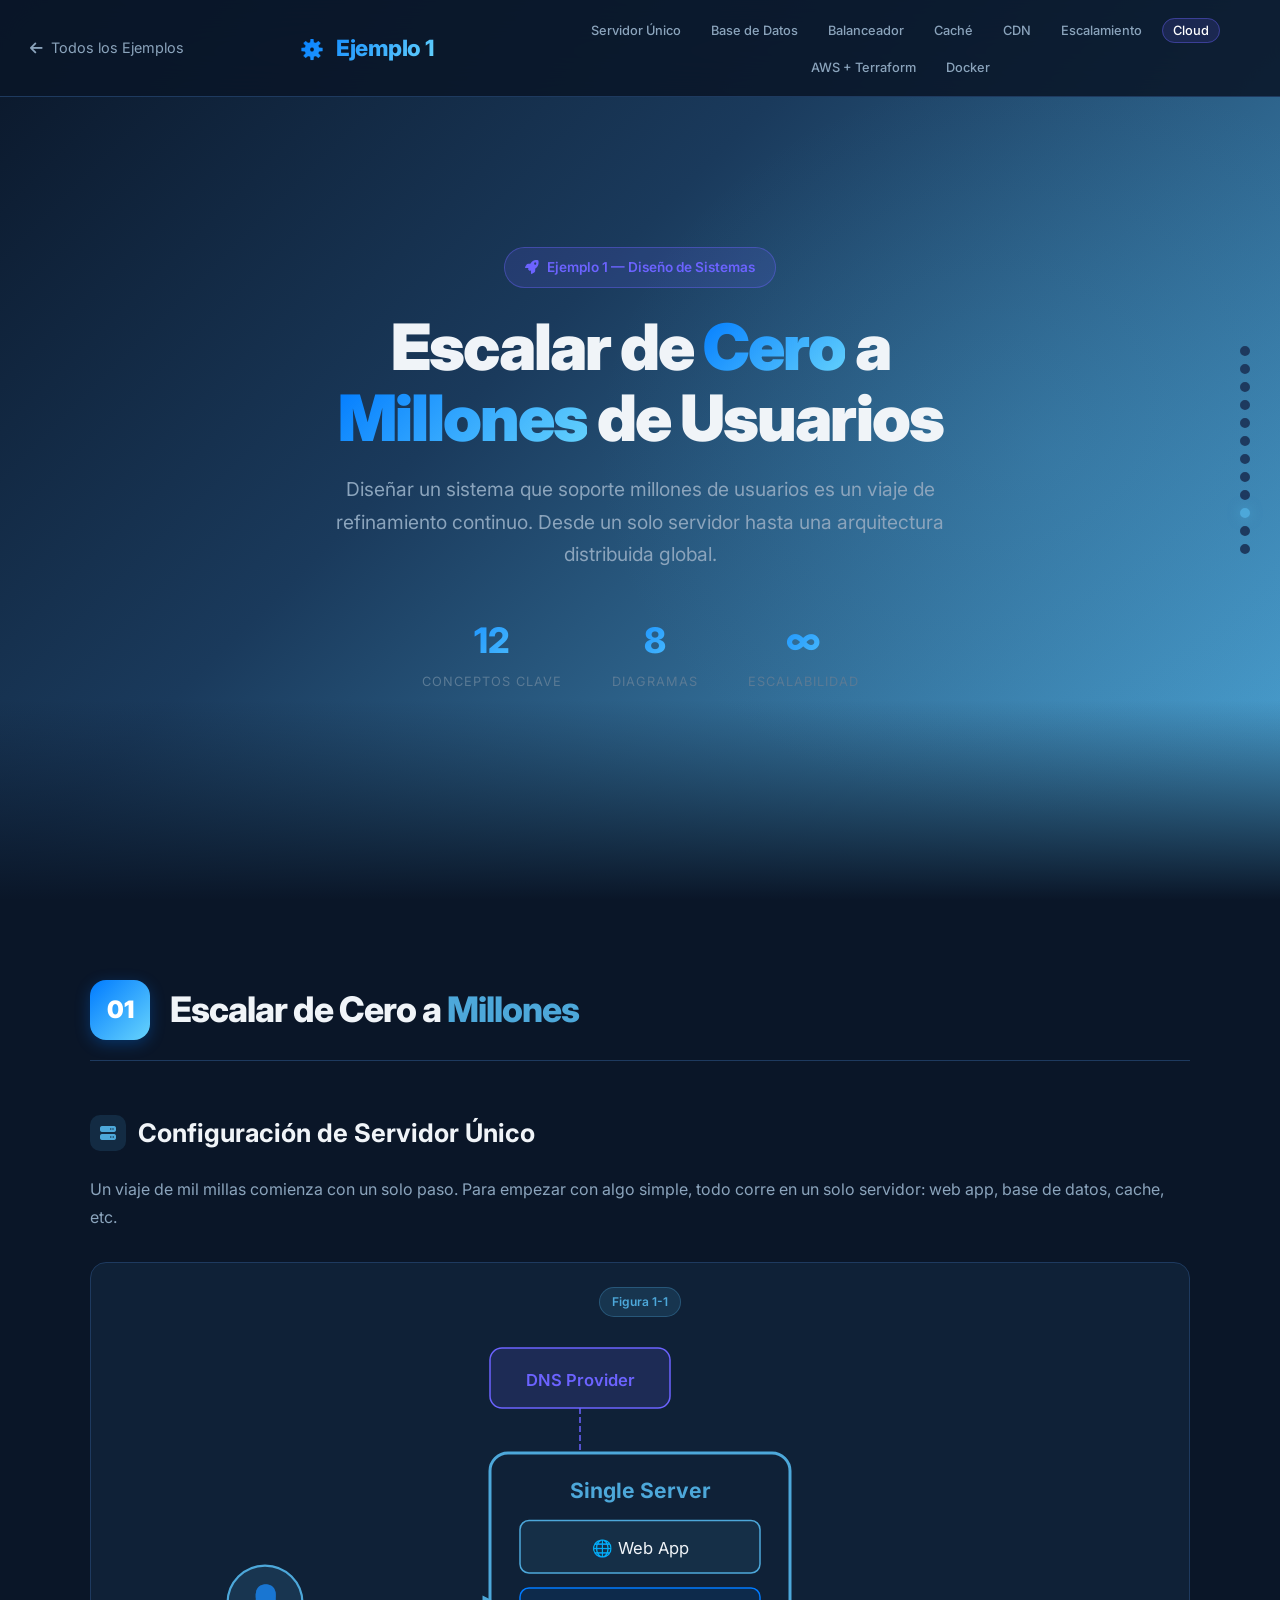
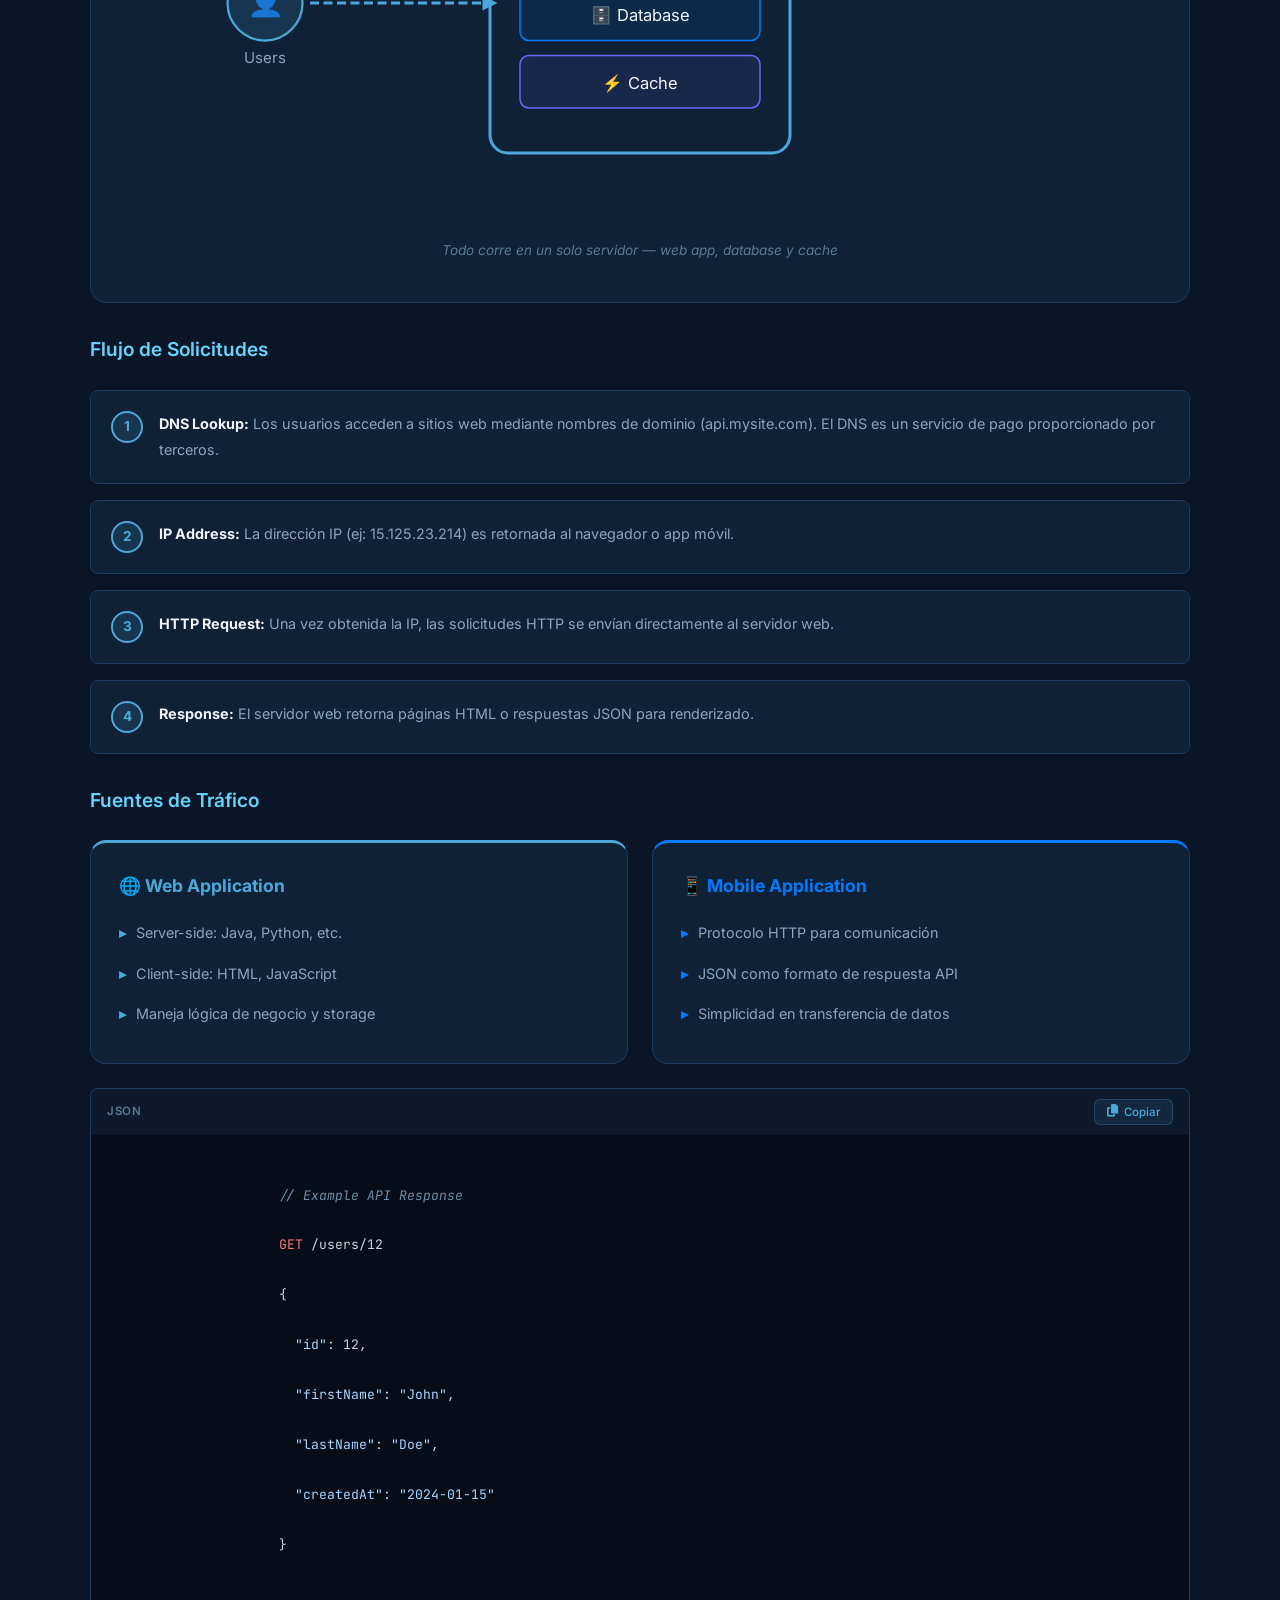
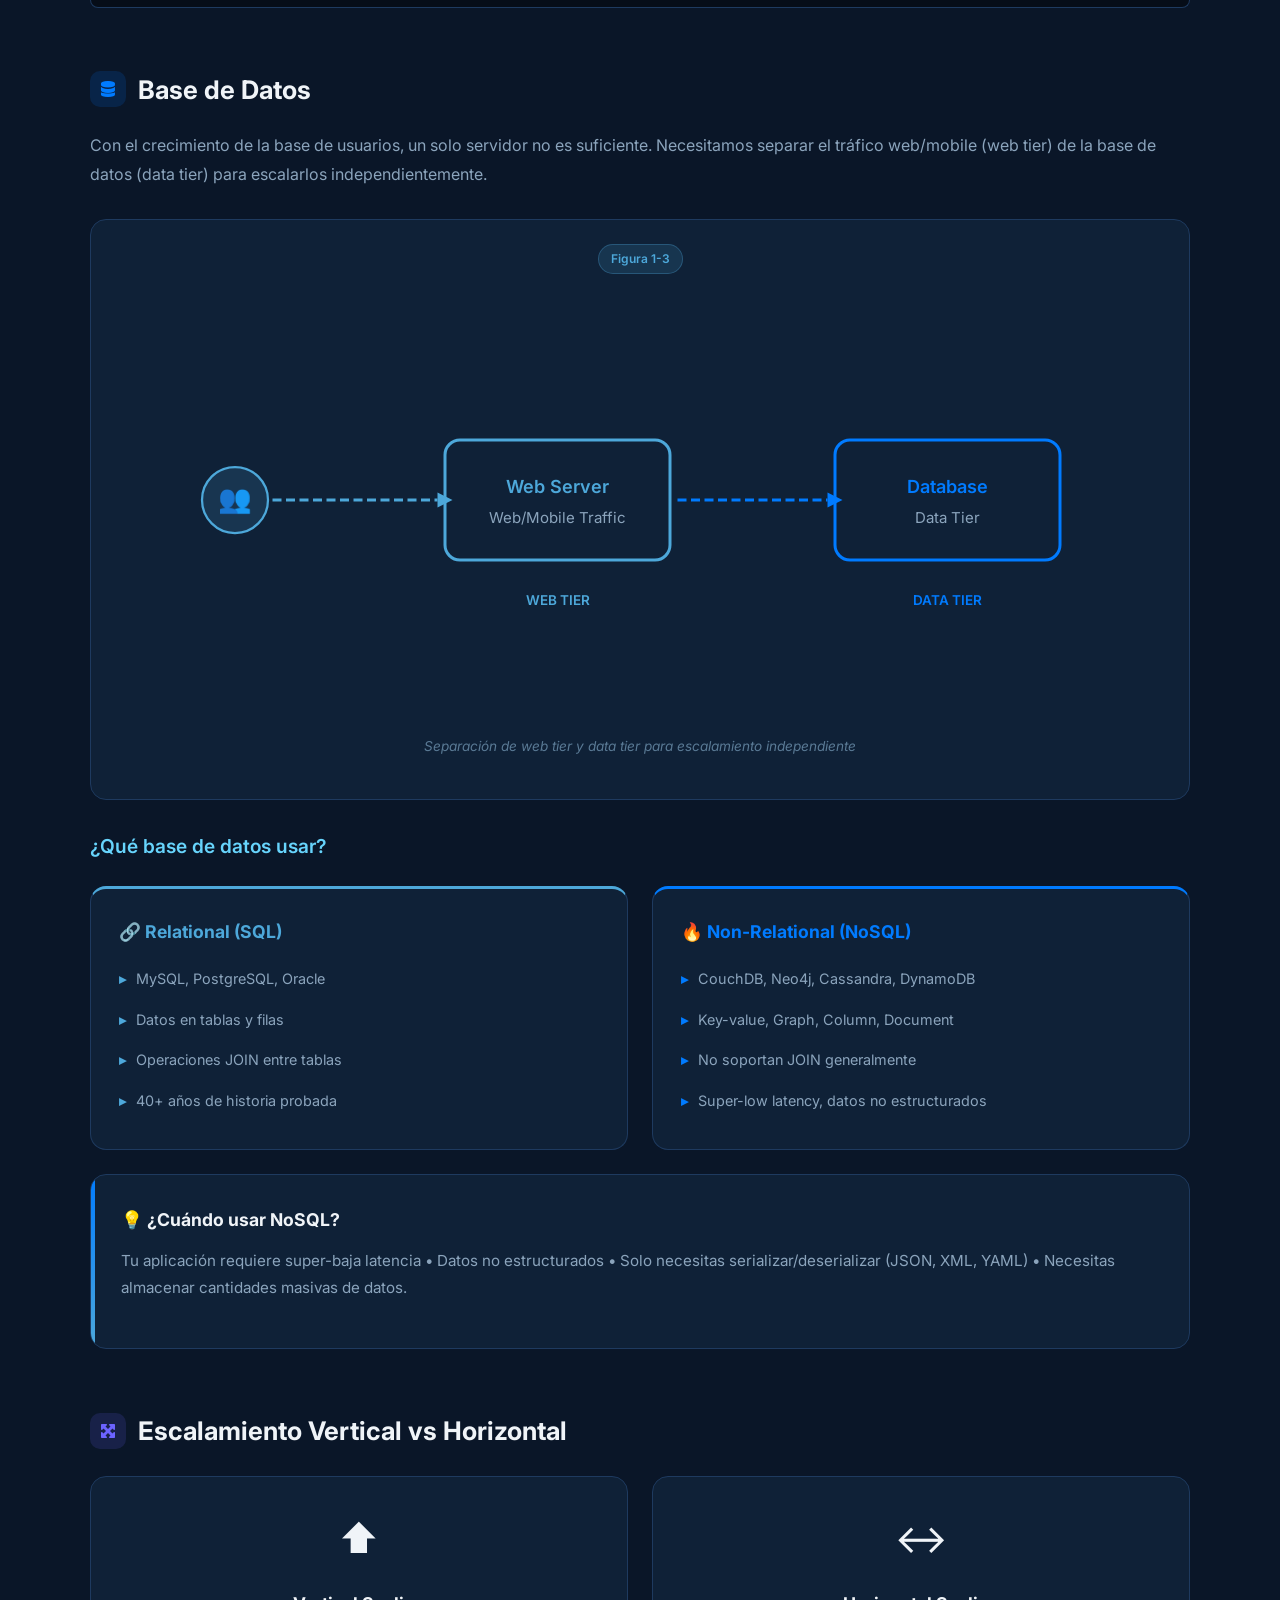
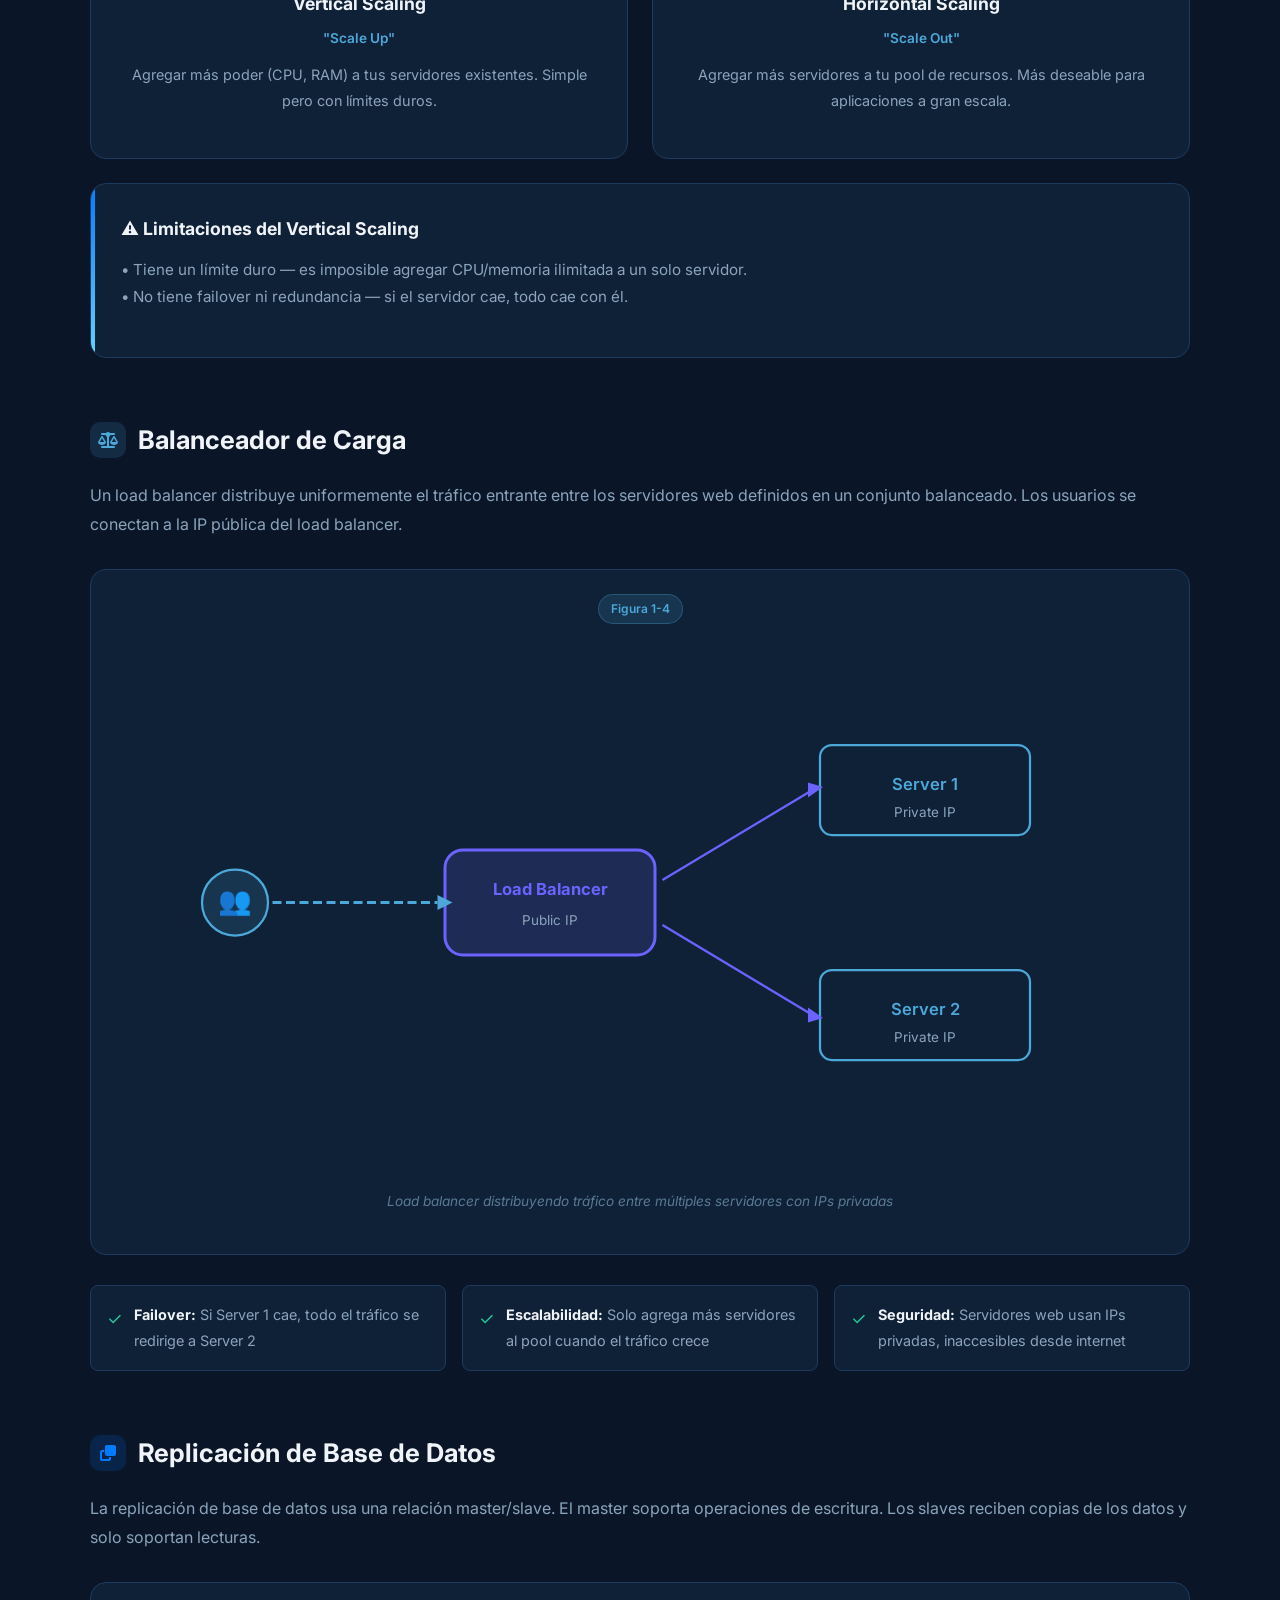
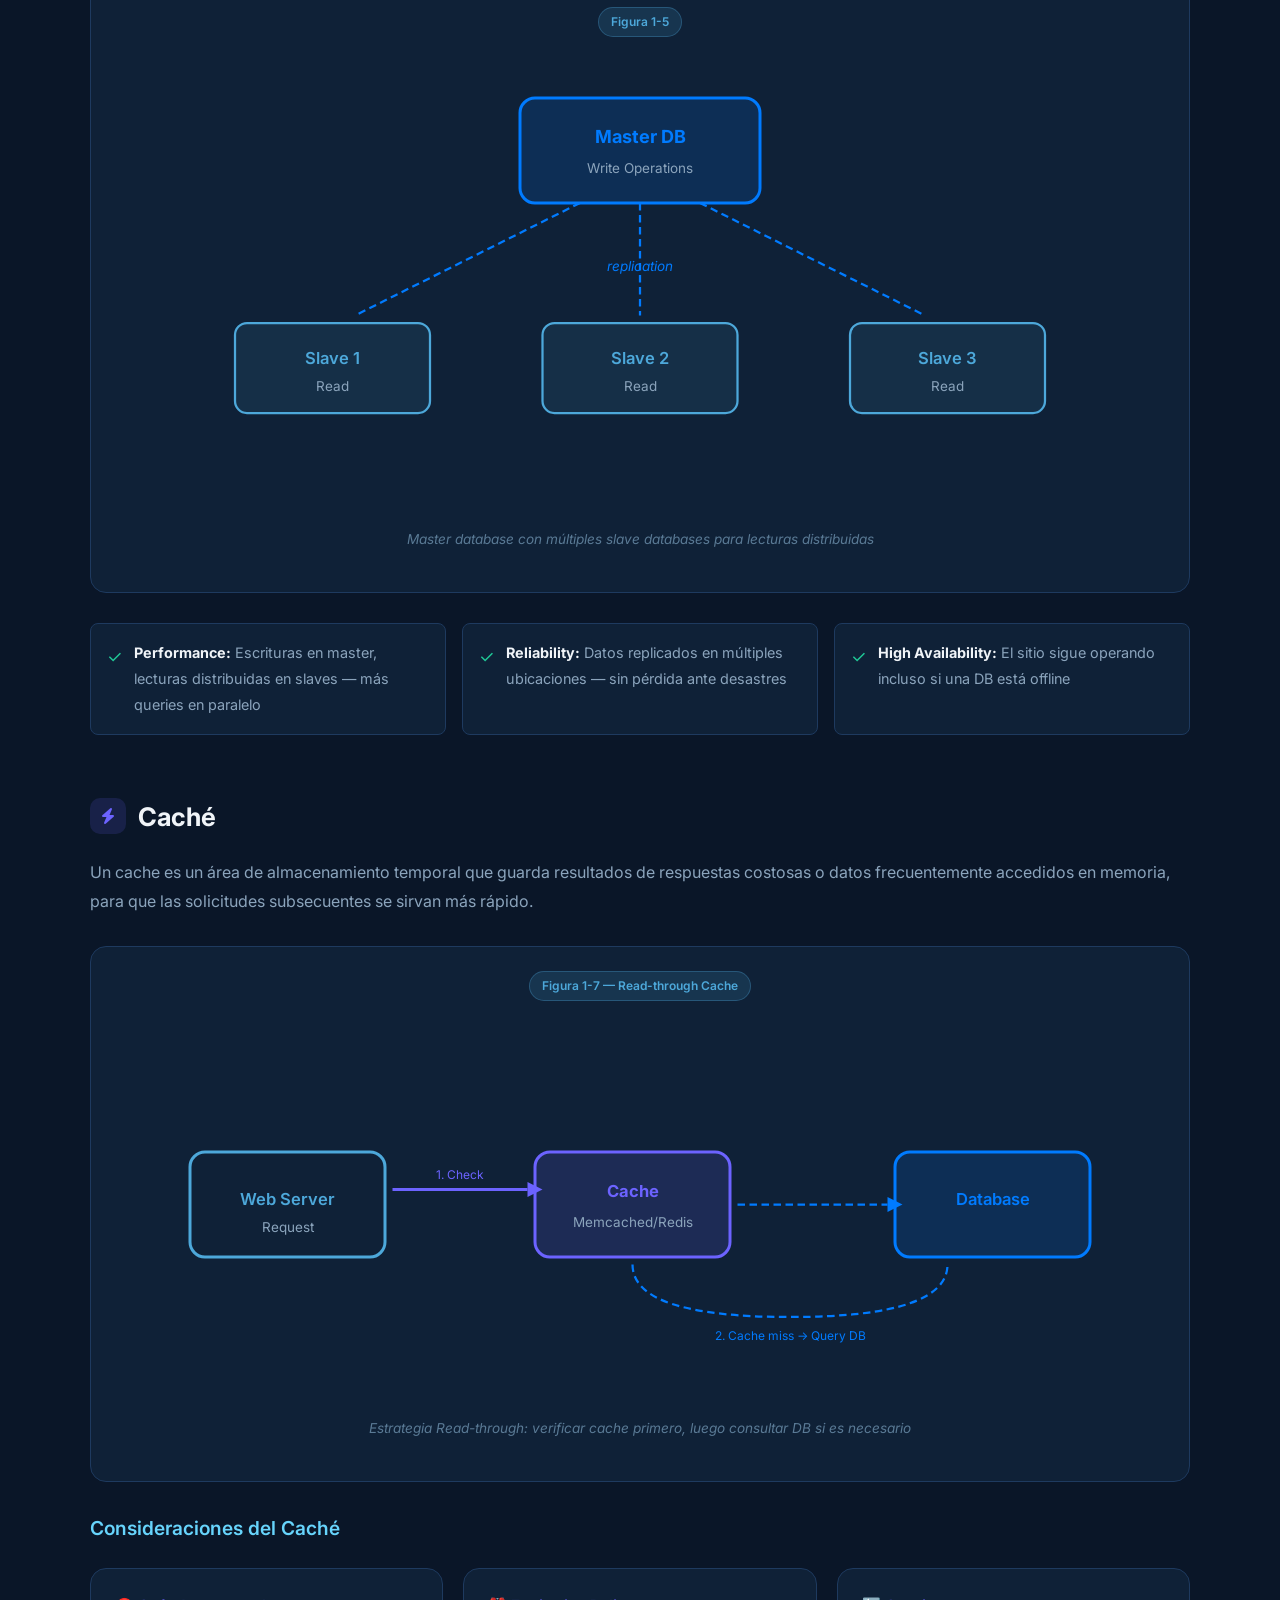
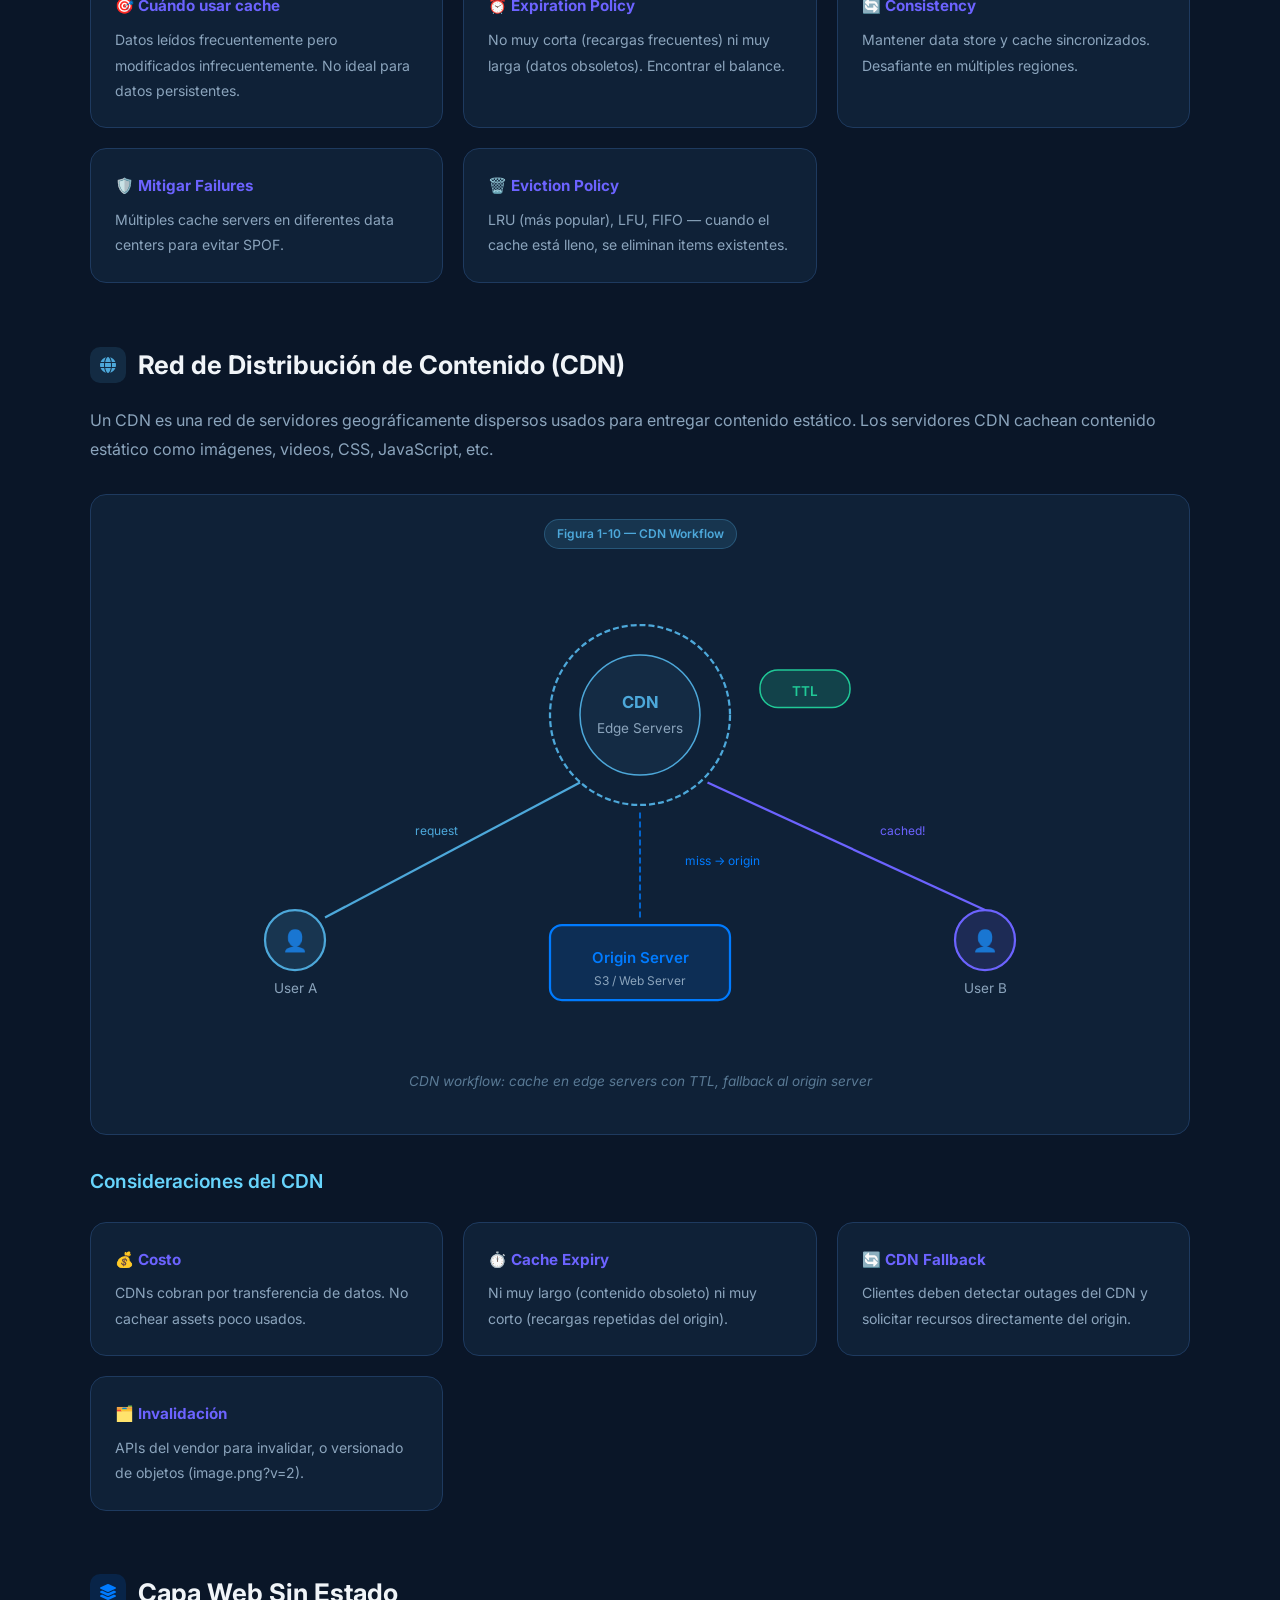
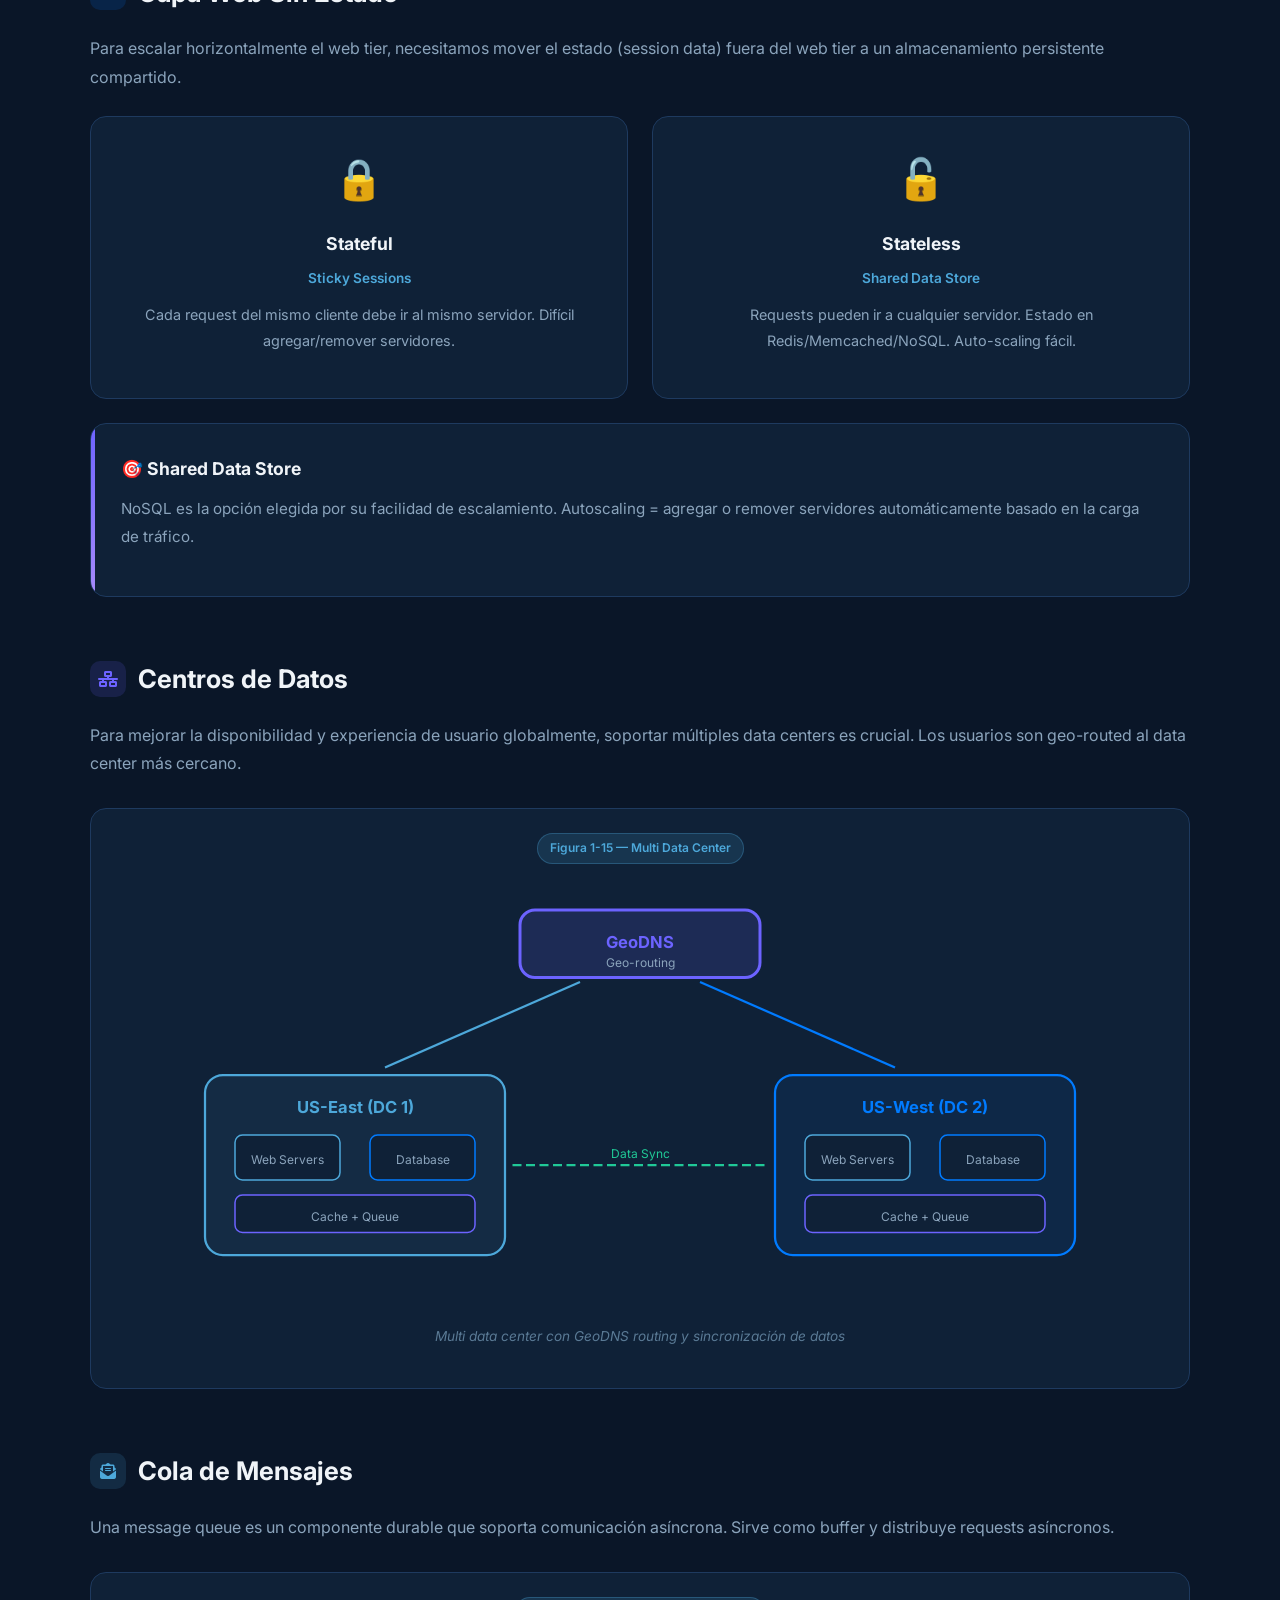
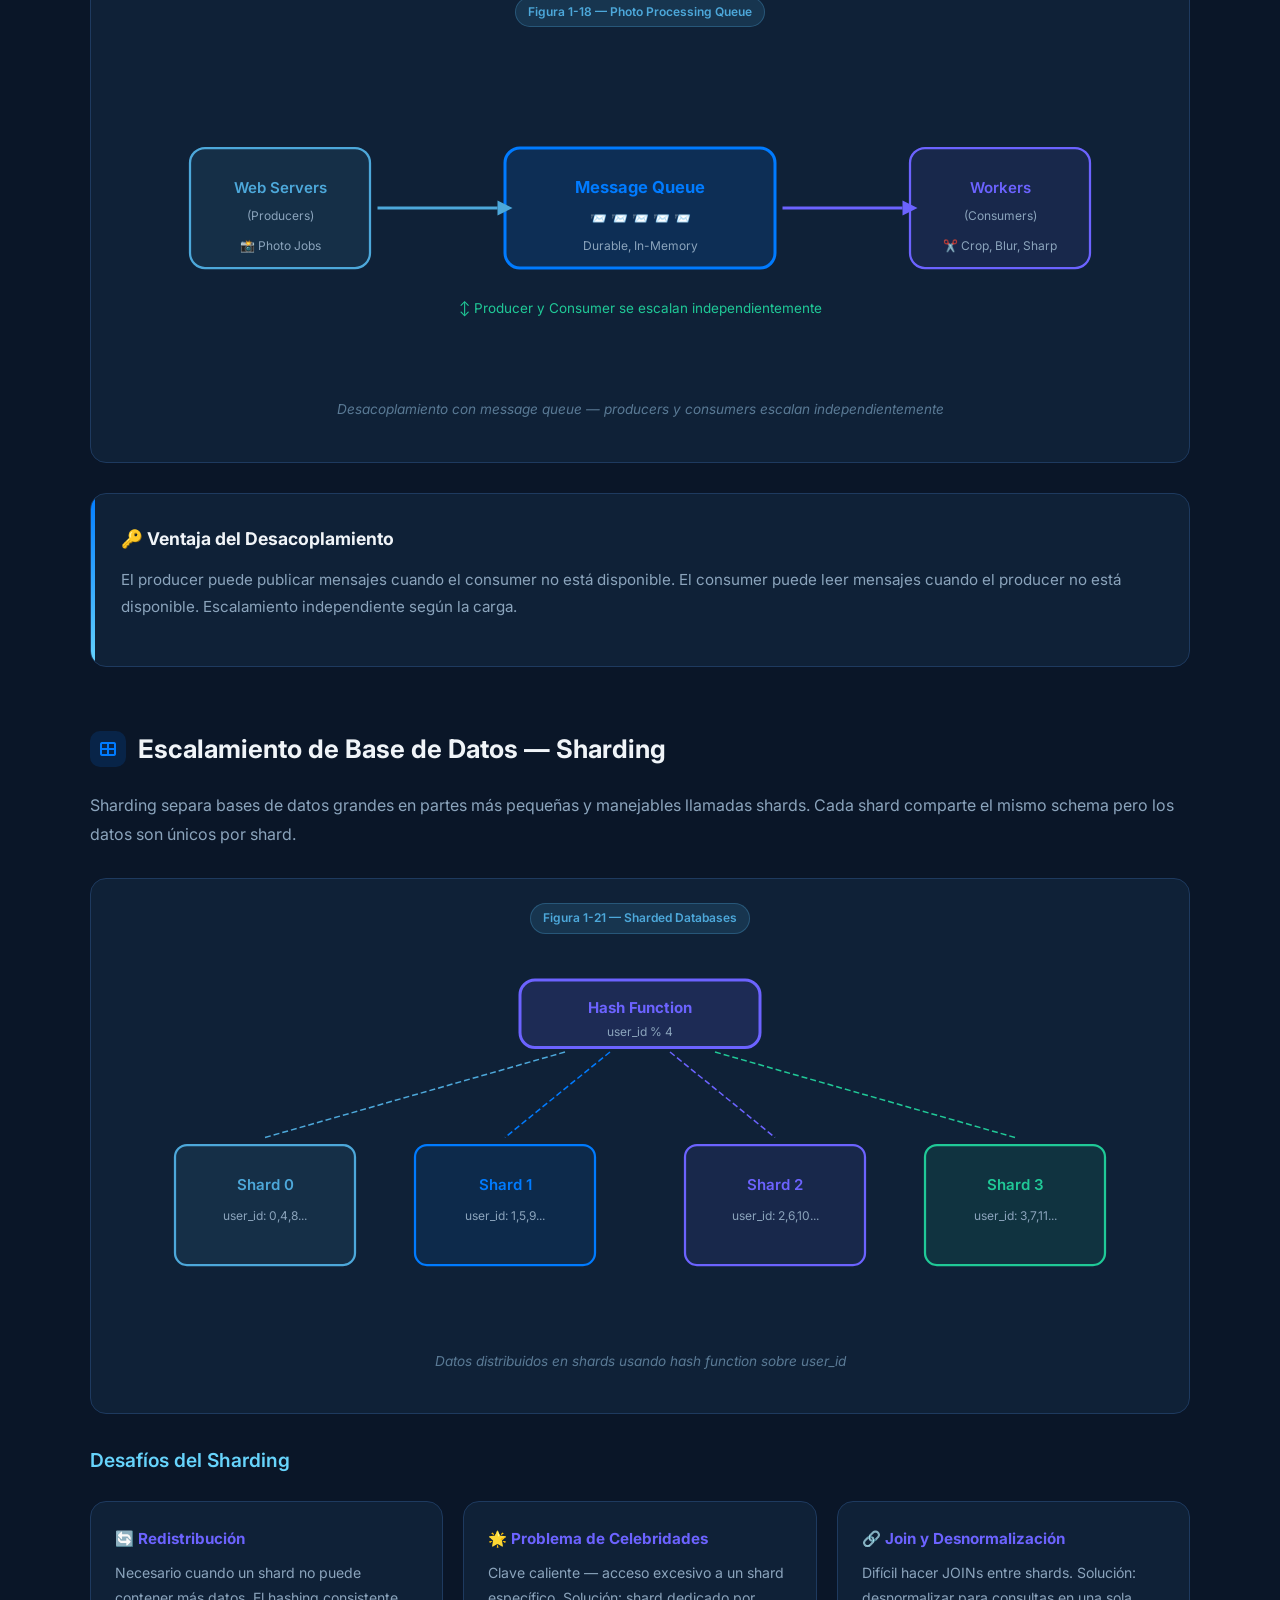
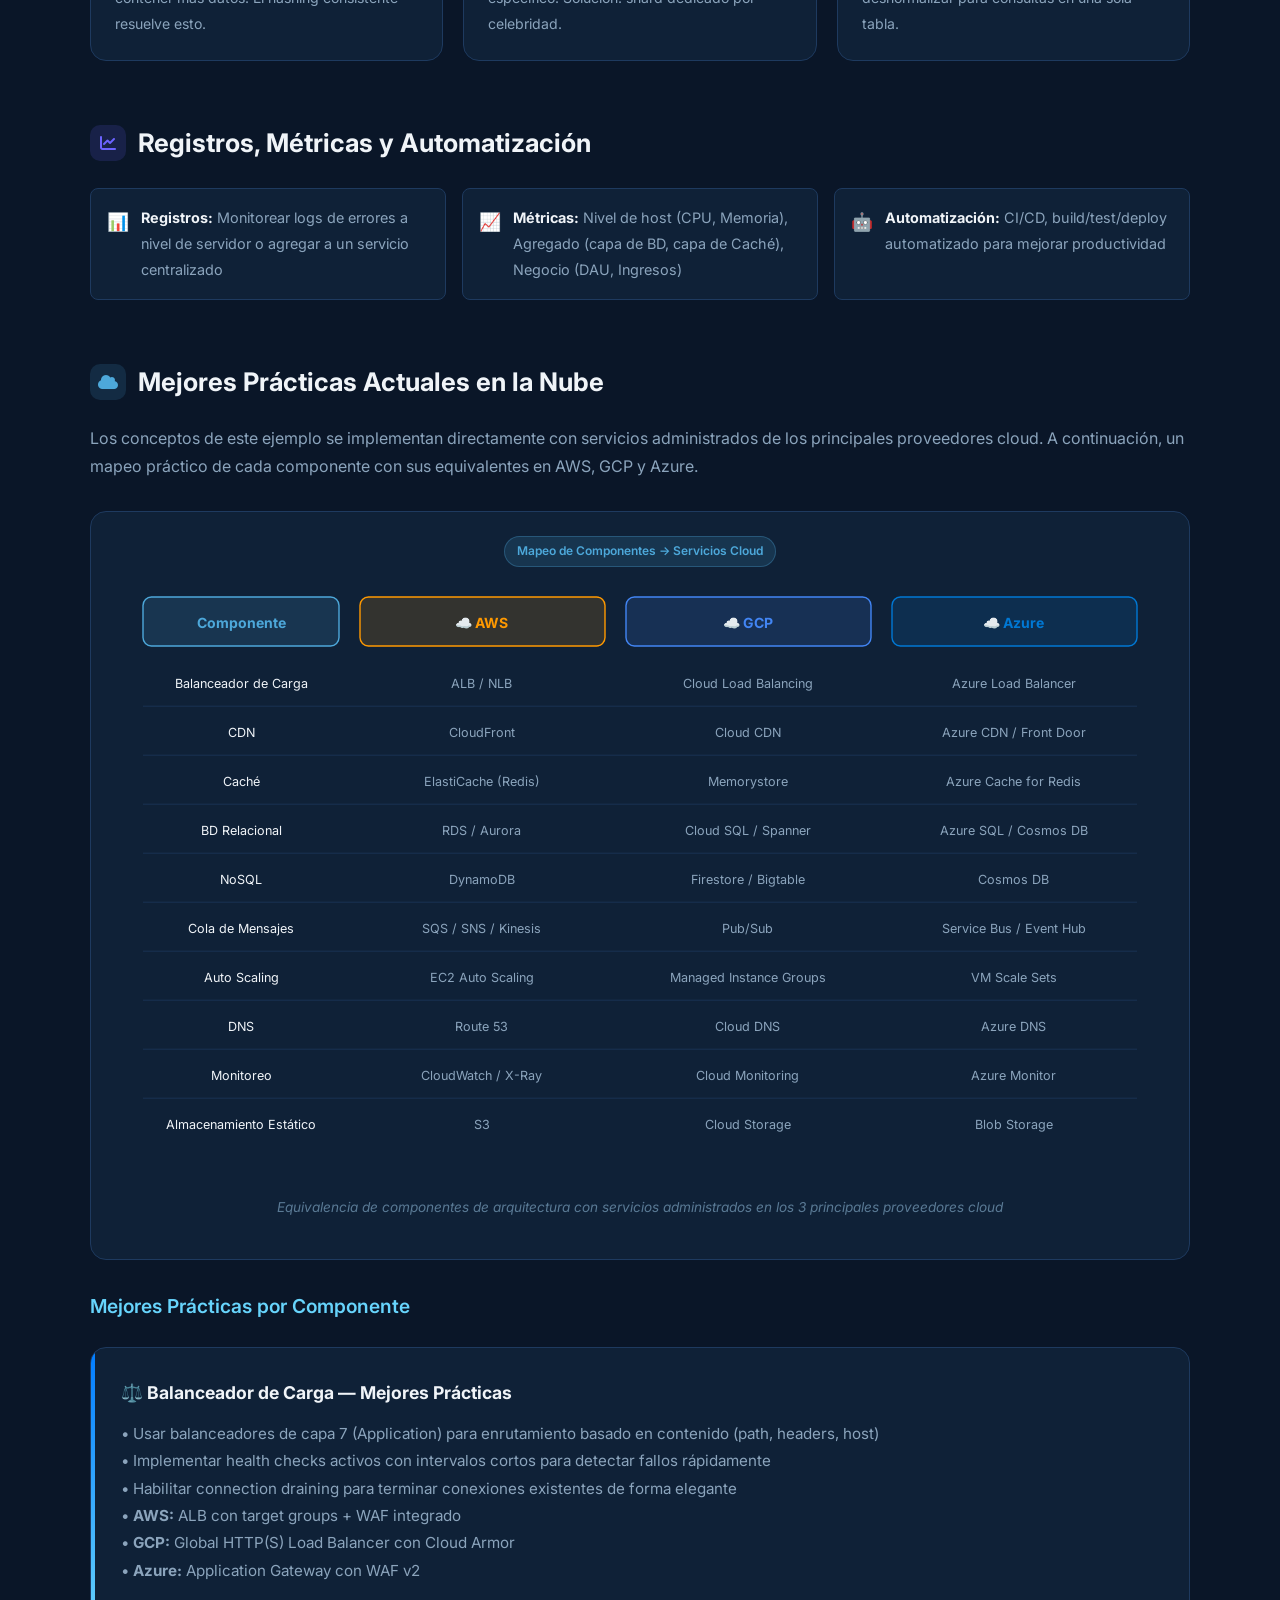
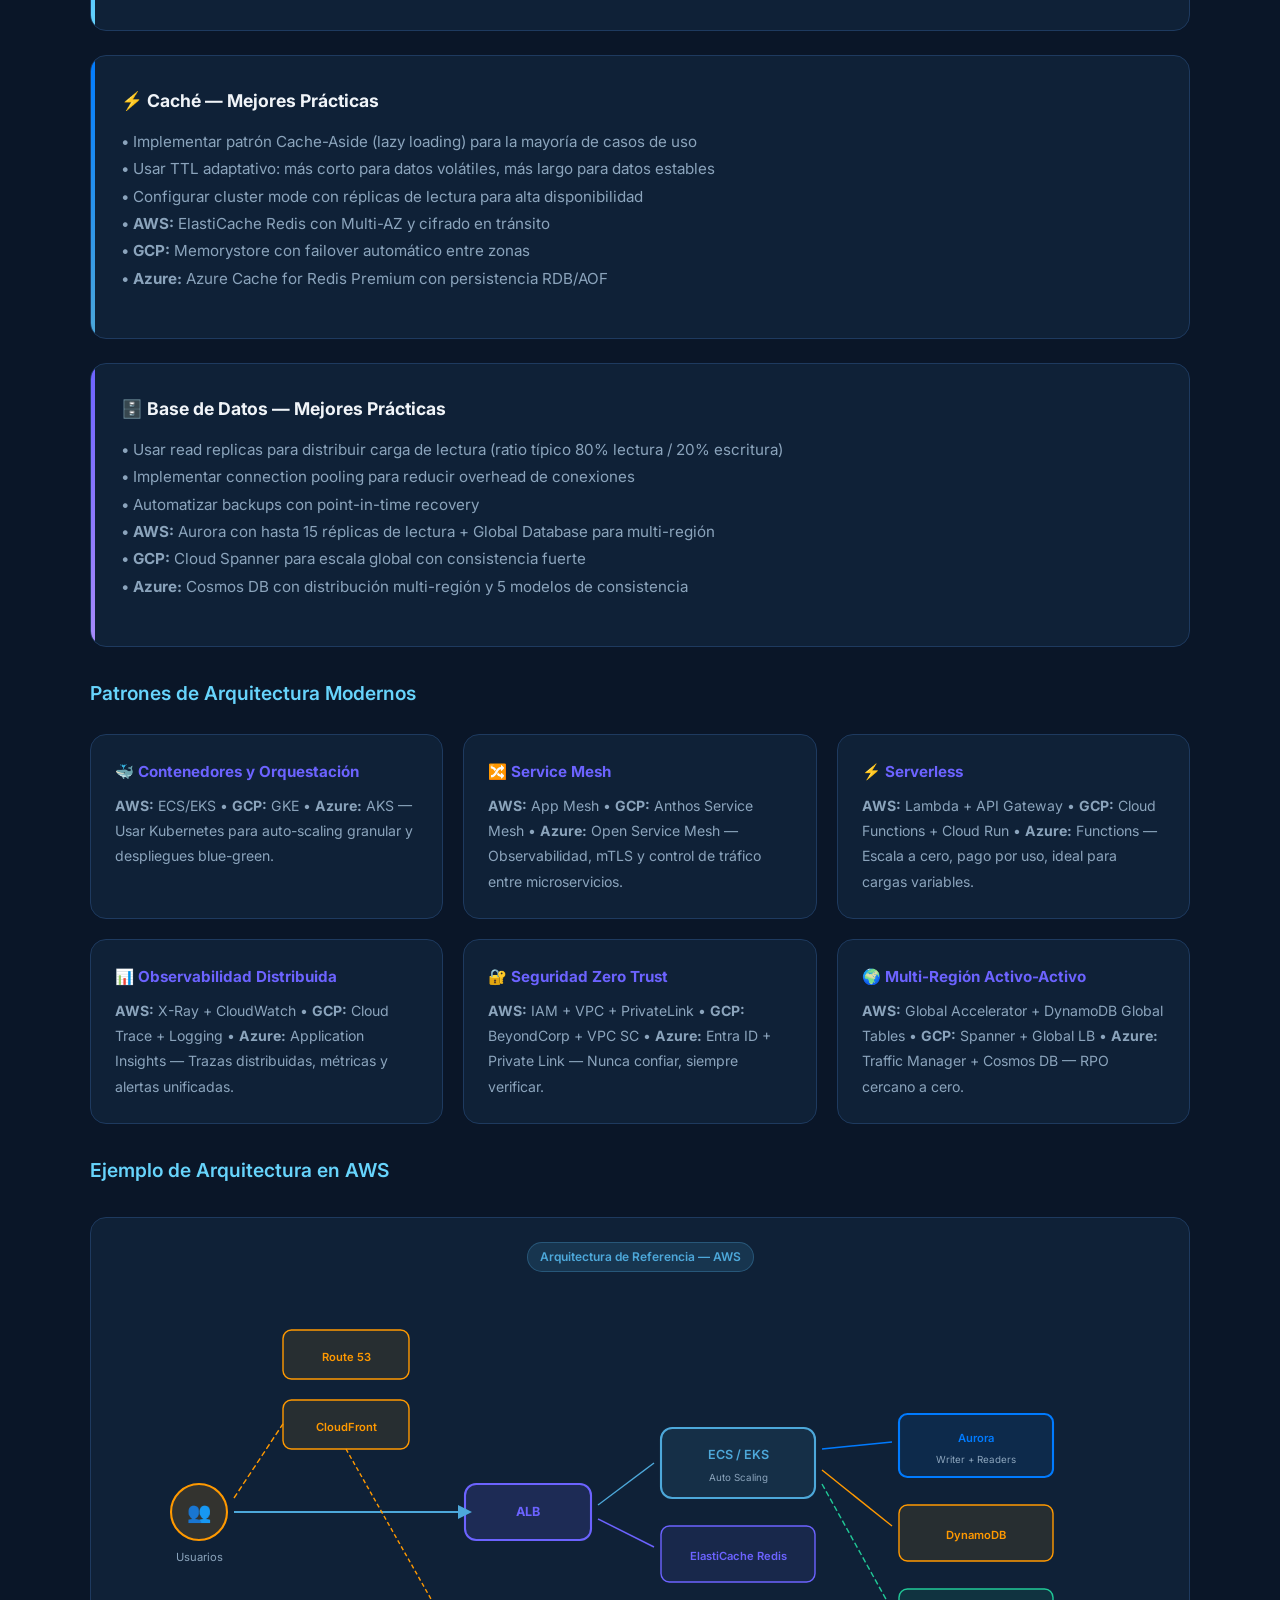
<file: system-design/chapter1.html>
<!DOCTYPE html>
<html lang="es">
<head>
    <meta charset="UTF-8">
    <meta name="viewport" content="width=device-width, initial-scale=1.0">
    <title>Diseño de Sistemas - Escalar de Cero a Millones</title>
    <meta name="description" content="Guía interactiva de Diseño de Sistemas: Escalar de cero a millones de usuarios. Arquitectura, balanceadores de carga, caché, CDN, sharding y más.">
    <meta name="author" content="José Ángel Sánchez Pérez">
    <!-- Open Graph -->
    <meta property="og:type" content="website">
    <meta property="og:title" content="Diseño de Sistemas - Escalar de Cero a Millones">
    <meta property="og:description" content="Guía visual e interactiva de diseño de sistemas a escala.">
    <!-- Fonts -->
    <link rel="preconnect" href="https://fonts.googleapis.com">
    <link rel="preconnect" href="https://fonts.gstatic.com" crossorigin>
    <link href="https://fonts.googleapis.com/css2?family=Inter:wght@300;400;500;600;700;800;900&family=JetBrains+Mono:wght@400;500&display=swap" rel="stylesheet">
    <link rel="stylesheet" href="https://cdnjs.cloudflare.com/ajax/libs/font-awesome/6.4.0/css/all.min.css">
    <!-- Styles -->
    <link rel="stylesheet" href="styles.css">
</head>
<body>
    <!-- Animated Grid Background -->
    <div class="bg-grid"></div>

    <!-- Navigation -->
    <nav class="navbar">
        <div class="nav-container">
            <a href="index.html" class="nav-back">
                <i class="fas fa-arrow-left"></i> Todos los Ejemplos
            </a>
            <a href="chapter1.html" class="nav-logo">
                <span class="logo-icon">⚙️</span> Ejemplo 1
            </a>
            <ul class="nav-menu">
                <li><a href="#single-server" class="nav-link">Servidor Único</a></li>
                <li><a href="#database" class="nav-link">Base de Datos</a></li>
                <li><a href="#load-balancer" class="nav-link">Balanceador</a></li>
                <li><a href="#cache" class="nav-link">Caché</a></li>
                <li><a href="#cdn" class="nav-link">CDN</a></li>
                <li><a href="#scaling" class="nav-link">Escalamiento</a></li>
                <li><a href="#cloud-practices" class="nav-link">Cloud</a></li>
                <li><a href="#aws-terraform" class="nav-link">AWS + Terraform</a></li>
                <li><a href="#docker-local" class="nav-link">Docker</a></li>
            </ul>
        </div>
    </nav>

    <!-- Hero Section -->
    <section class="hero">
        <div class="hero-content">
            <div class="hero-badge">
                <i class="fas fa-rocket"></i> Ejemplo 1 — Diseño de Sistemas
            </div>
            <h1 class="hero-title">
                Escalar de <span class="gradient-text">Cero</span> a<br>
                <span class="gradient-text">Millones</span> de Usuarios
            </h1>
            <p class="hero-subtitle">
                Diseñar un sistema que soporte millones de usuarios es un viaje de refinamiento continuo.
                Desde un solo servidor hasta una arquitectura distribuida global.
            </p>
            <div class="hero-stats">
                <div class="hero-stat">
                    <div class="hero-stat-number">12</div>
                    <div class="hero-stat-label">Conceptos Clave</div>
                </div>
                <div class="hero-stat">
                    <div class="hero-stat-number">8</div>
                    <div class="hero-stat-label">Diagramas</div>
                </div>
                <div class="hero-stat">
                    <div class="hero-stat-number">∞</div>
                    <div class="hero-stat-label">Escalabilidad</div>
                </div>
            </div>
        </div>
    </section>

    <!-- Contenido del Ejemplo -->
    <section class="chapter-section">
        <div class="chapter-container">
            <!-- Encabezado -->
            <div class="chapter-header">
                <div class="chapter-number">01</div>
                <h2 class="chapter-title">Escalar de Cero a <span class="highlight">Millones</span></h2>
            </div>

            <!-- Single Server Setup -->
            <div class="content-block" id="single-server">
                <h2><span class="icon cyan"><i class="fas fa-server"></i></span> Configuración de Servidor Único</h2>
                <p>
                    Un viaje de mil millas comienza con un solo paso. Para empezar con algo simple, 
                    todo corre en un solo servidor: web app, base de datos, cache, etc.
                </p>
                <div class="diagram-container">
                    <span class="diagram-label">Figura 1-1</span>
                    <div class="svg-diagram">
                        <svg viewBox="0 0 700 320" xmlns="http://www.w3.org/2000/svg">
                            <rect x="250" y="80" width="200" height="200" rx="12" fill="#0f2137" stroke="#4da8da" stroke-width="2"/>
                            <text x="350" y="110" text-anchor="middle" fill="#4da8da" font-size="14" font-weight="700">Single Server</text>
                            <rect x="270" y="125" width="160" height="35" rx="6" fill="rgba(77,168,218,0.1)" stroke="#4da8da" stroke-width="1"/>
                            <text x="350" y="147" text-anchor="middle" fill="#f0f4f8" font-size="11">🌐 Web App</text>
                            <rect x="270" y="170" width="160" height="35" rx="6" fill="rgba(0,123,255,0.1)" stroke="#007bff" stroke-width="1"/>
                            <text x="350" y="192" text-anchor="middle" fill="#f0f4f8" font-size="11">🗄️ Database</text>
                            <rect x="270" y="215" width="160" height="35" rx="6" fill="rgba(108,99,255,0.1)" stroke="#6c63ff" stroke-width="1"/>
                            <text x="350" y="237" text-anchor="middle" fill="#f0f4f8" font-size="11">⚡ Cache</text>
                            <circle cx="100" cy="180" r="25" fill="rgba(77,168,218,0.15)" stroke="#4da8da" stroke-width="1.5"/>
                            <text x="100" y="185" text-anchor="middle" fill="#f0f4f8" font-size="20">👤</text>
                            <text x="100" y="220" text-anchor="middle" fill="#8ba4bc" font-size="10">Users</text>
                            <line x1="130" y1="180" x2="245" y2="180" stroke="#4da8da" stroke-width="2" stroke-dasharray="6,3"/>
                            <polygon points="245,175 255,180 245,185" fill="#4da8da"/>
                            <rect x="250" y="10" width="120" height="40" rx="8" fill="rgba(108,99,255,0.15)" stroke="#6c63ff" stroke-width="1"/>
                            <text x="310" y="35" text-anchor="middle" fill="#6c63ff" font-size="11" font-weight="600">DNS Provider</text>
                            <line x1="310" y1="50" x2="310" y2="78" stroke="#6c63ff" stroke-width="1" stroke-dasharray="4,2"/>
                        </svg>
                    </div>
                    <p class="diagram-caption">Todo corre en un solo servidor — web app, database y cache</p>
                </div>

                <h3>Flujo de Solicitudes</h3>
                <div class="flow-steps">
                    <div class="flow-step">
                        <div class="flow-step-number">1</div>
                        <div class="flow-step-content">
                            <p><strong>DNS Lookup:</strong> Los usuarios acceden a sitios web mediante nombres de dominio (api.mysite.com). El DNS es un servicio de pago proporcionado por terceros.</p>
                        </div>
                    </div>
                    <div class="flow-step">
                        <div class="flow-step-number">2</div>
                        <div class="flow-step-content">
                            <p><strong>IP Address:</strong> La dirección IP (ej: 15.125.23.214) es retornada al navegador o app móvil.</p>
                        </div>
                    </div>
                    <div class="flow-step">
                        <div class="flow-step-number">3</div>
                        <div class="flow-step-content">
                            <p><strong>HTTP Request:</strong> Una vez obtenida la IP, las solicitudes HTTP se envían directamente al servidor web.</p>
                        </div>
                    </div>
                    <div class="flow-step">
                        <div class="flow-step-number">4</div>
                        <div class="flow-step-content">
                            <p><strong>Response:</strong> El servidor web retorna páginas HTML o respuestas JSON para renderizado.</p>
                        </div>
                    </div>
                </div>

                <h3>Fuentes de Tráfico</h3>
                <div class="comparison-grid">
                    <div class="comparison-card sql">
                        <h4>🌐 Web Application</h4>
                        <ul>
                            <li>Server-side: Java, Python, etc.</li>
                            <li>Client-side: HTML, JavaScript</li>
                            <li>Maneja lógica de negocio y storage</li>
                        </ul>
                    </div>
                    <div class="comparison-card nosql">
                        <h4>📱 Mobile Application</h4>
                        <ul>
                            <li>Protocolo HTTP para comunicación</li>
                            <li>JSON como formato de respuesta API</li>
                            <li>Simplicidad en transferencia de datos</li>
                        </ul>
                    </div>
                </div>
                <div class="code-block">
                    <span class="comment">// Example API Response</span><br>
                    <span class="keyword">GET</span> /users/12<br>
                    {<br>
                    &nbsp;&nbsp;<span class="string">"id"</span>: 12,<br>
                    &nbsp;&nbsp;<span class="string">"firstName"</span>: <span class="string">"John"</span>,<br>
                    &nbsp;&nbsp;<span class="string">"lastName"</span>: <span class="string">"Doe"</span>,<br>
                    &nbsp;&nbsp;<span class="string">"createdAt"</span>: <span class="string">"2024-01-15"</span><br>
                    }
                </div>
            </div>

            <!-- Database Section -->
            <div class="content-block" id="database">
                <h2><span class="icon orange"><i class="fas fa-database"></i></span> Base de Datos</h2>
                <p>
                    Con el crecimiento de la base de usuarios, un solo servidor no es suficiente. 
                    Necesitamos separar el tráfico web/mobile (web tier) de la base de datos (data tier) 
                    para escalarlos independientemente.
                </p>
                <div class="diagram-container">
                    <span class="diagram-label">Figura 1-3</span>
                    <div class="svg-diagram">
                        <svg viewBox="0 0 700 280" xmlns="http://www.w3.org/2000/svg">
                            <circle cx="80" cy="140" r="22" fill="rgba(77,168,218,0.15)" stroke="#4da8da" stroke-width="1.5"/>
                            <text x="80" y="145" text-anchor="middle" fill="#f0f4f8" font-size="18">👥</text>
                            <rect x="220" y="100" width="150" height="80" rx="10" fill="#0f2137" stroke="#4da8da" stroke-width="2"/>
                            <text x="295" y="135" text-anchor="middle" fill="#4da8da" font-size="12" font-weight="600">Web Server</text>
                            <text x="295" y="155" text-anchor="middle" fill="#8ba4bc" font-size="10">Web/Mobile Traffic</text>
                            <rect x="480" y="100" width="150" height="80" rx="10" fill="#0f2137" stroke="#007bff" stroke-width="2"/>
                            <text x="555" y="135" text-anchor="middle" fill="#007bff" font-size="12" font-weight="600">Database</text>
                            <text x="555" y="155" text-anchor="middle" fill="#8ba4bc" font-size="10">Data Tier</text>
                            <line x1="105" y1="140" x2="215" y2="140" stroke="#4da8da" stroke-width="2" stroke-dasharray="6,3"/>
                            <polygon points="215,135 225,140 215,145" fill="#4da8da"/>
                            <line x1="375" y1="140" x2="475" y2="140" stroke="#007bff" stroke-width="2" stroke-dasharray="6,3"/>
                            <polygon points="475,135 485,140 475,145" fill="#007bff"/>
                            <text x="295" y="210" text-anchor="middle" fill="#4da8da" font-size="9" font-weight="600">WEB TIER</text>
                            <text x="555" y="210" text-anchor="middle" fill="#007bff" font-size="9" font-weight="600">DATA TIER</text>
                        </svg>
                    </div>
                    <p class="diagram-caption">Separación de web tier y data tier para escalamiento independiente</p>
                </div>

                <h3>¿Qué base de datos usar?</h3>
                <div class="comparison-grid">
                    <div class="comparison-card sql">
                        <h4>🔗 Relational (SQL)</h4>
                        <ul>
                            <li>MySQL, PostgreSQL, Oracle</li>
                            <li>Datos en tablas y filas</li>
                            <li>Operaciones JOIN entre tablas</li>
                            <li>40+ años de historia probada</li>
                        </ul>
                    </div>
                    <div class="comparison-card nosql">
                        <h4>🔥 Non-Relational (NoSQL)</h4>
                        <ul>
                            <li>CouchDB, Neo4j, Cassandra, DynamoDB</li>
                            <li>Key-value, Graph, Column, Document</li>
                            <li>No soportan JOIN generalmente</li>
                            <li>Super-low latency, datos no estructurados</li>
                        </ul>
                    </div>
                </div>
                <div class="info-card orange">
                    <h4>💡 ¿Cuándo usar NoSQL?</h4>
                    <p>Tu aplicación requiere super-baja latencia • Datos no estructurados • Solo necesitas serializar/deserializar (JSON, XML, YAML) • Necesitas almacenar cantidades masivas de datos.</p>
                </div>
            </div>

            <!-- Vertical vs Horizontal Scaling -->
            <div class="content-block" id="scaling-types">
                <h2><span class="icon purple"><i class="fas fa-expand-arrows-alt"></i></span> Escalamiento Vertical vs Horizontal</h2>
                <div class="scaling-grid">
                    <div class="scaling-card">
                        <div class="scaling-icon">⬆️</div>
                        <h4>Vertical Scaling</h4>
                        <div class="subtitle">"Scale Up"</div>
                        <p>Agregar más poder (CPU, RAM) a tus servidores existentes. Simple pero con límites duros.</p>
                    </div>
                    <div class="scaling-card">
                        <div class="scaling-icon">↔️</div>
                        <h4>Horizontal Scaling</h4>
                        <div class="subtitle">"Scale Out"</div>
                        <p>Agregar más servidores a tu pool de recursos. Más deseable para aplicaciones a gran escala.</p>
                    </div>
                </div>
                <div class="info-card">
                    <h4>⚠️ Limitaciones del Vertical Scaling</h4>
                    <p>• Tiene un límite duro — es imposible agregar CPU/memoria ilimitada a un solo servidor.<br>
                    • No tiene failover ni redundancia — si el servidor cae, todo cae con él.</p>
                </div>
            </div>

            <!-- Load Balancer -->
            <div class="content-block" id="load-balancer">
                <h2><span class="icon cyan"><i class="fas fa-balance-scale"></i></span> Balanceador de Carga</h2>
                <p>
                    Un load balancer distribuye uniformemente el tráfico entrante entre los servidores web 
                    definidos en un conjunto balanceado. Los usuarios se conectan a la IP pública del load balancer.
                </p>
                <div class="diagram-container">
                    <span class="diagram-label">Figura 1-4</span>
                    <div class="svg-diagram">
                        <svg viewBox="0 0 700 350" xmlns="http://www.w3.org/2000/svg">
                            <circle cx="80" cy="175" r="22" fill="rgba(77,168,218,0.15)" stroke="#4da8da" stroke-width="1.5"/>
                            <text x="80" y="180" text-anchor="middle" fill="#f0f4f8" font-size="18">👥</text>
                            <rect x="220" y="140" width="140" height="70" rx="12" fill="rgba(108,99,255,0.15)" stroke="#6c63ff" stroke-width="2"/>
                            <text x="290" y="170" text-anchor="middle" fill="#6c63ff" font-size="11" font-weight="700">Load Balancer</text>
                            <text x="290" y="190" text-anchor="middle" fill="#8ba4bc" font-size="9">Public IP</text>
                            <rect x="470" y="70" width="140" height="60" rx="8" fill="#0f2137" stroke="#4da8da" stroke-width="1.5"/>
                            <text x="540" y="100" text-anchor="middle" fill="#4da8da" font-size="11" font-weight="600">Server 1</text>
                            <text x="540" y="118" text-anchor="middle" fill="#8ba4bc" font-size="9">Private IP</text>
                            <rect x="470" y="220" width="140" height="60" rx="8" fill="#0f2137" stroke="#4da8da" stroke-width="1.5"/>
                            <text x="540" y="250" text-anchor="middle" fill="#4da8da" font-size="11" font-weight="600">Server 2</text>
                            <text x="540" y="268" text-anchor="middle" fill="#8ba4bc" font-size="9">Private IP</text>
                            <line x1="105" y1="175" x2="215" y2="175" stroke="#4da8da" stroke-width="2" stroke-dasharray="6,3"/>
                            <polygon points="215,170 225,175 215,180" fill="#4da8da"/>
                            <line x1="365" y1="160" x2="465" y2="100" stroke="#6c63ff" stroke-width="1.5"/>
                            <polygon points="462,95 472,98 462,105" fill="#6c63ff"/>
                            <line x1="365" y1="190" x2="465" y2="250" stroke="#6c63ff" stroke-width="1.5"/>
                            <polygon points="462,245 472,252 462,255" fill="#6c63ff"/>
                        </svg>
                    </div>
                    <p class="diagram-caption">Load balancer distribuyendo tráfico entre múltiples servidores con IPs privadas</p>
                </div>
                <div class="advantages-list">
                    <div class="advantage-item">
                        <span class="check">✓</span>
                        <p><strong>Failover:</strong> Si Server 1 cae, todo el tráfico se redirige a Server 2</p>
                    </div>
                    <div class="advantage-item">
                        <span class="check">✓</span>
                        <p><strong>Escalabilidad:</strong> Solo agrega más servidores al pool cuando el tráfico crece</p>
                    </div>
                    <div class="advantage-item">
                        <span class="check">✓</span>
                        <p><strong>Seguridad:</strong> Servidores web usan IPs privadas, inaccesibles desde internet</p>
                    </div>
                </div>
            </div>

            <!-- Database Replication -->
            <div class="content-block" id="db-replication">
                <h2><span class="icon orange"><i class="fas fa-clone"></i></span> Replicación de Base de Datos</h2>
                <p>
                    La replicación de base de datos usa una relación master/slave. El master soporta operaciones 
                    de escritura. Los slaves reciben copias de los datos y solo soportan lecturas.
                </p>
                <div class="diagram-container">
                    <span class="diagram-label">Figura 1-5</span>
                    <div class="svg-diagram">
                        <svg viewBox="0 0 700 300" xmlns="http://www.w3.org/2000/svg">
                            <rect x="270" y="30" width="160" height="70" rx="10" fill="rgba(0,123,255,0.15)" stroke="#007bff" stroke-width="2"/>
                            <text x="350" y="60" text-anchor="middle" fill="#007bff" font-size="12" font-weight="700">Master DB</text>
                            <text x="350" y="80" text-anchor="middle" fill="#8ba4bc" font-size="9">Write Operations</text>
                            <rect x="80" y="180" width="130" height="60" rx="8" fill="rgba(77,168,218,0.1)" stroke="#4da8da" stroke-width="1.5"/>
                            <text x="145" y="207" text-anchor="middle" fill="#4da8da" font-size="11" font-weight="600">Slave 1</text>
                            <text x="145" y="225" text-anchor="middle" fill="#8ba4bc" font-size="9">Read</text>
                            <rect x="285" y="180" width="130" height="60" rx="8" fill="rgba(77,168,218,0.1)" stroke="#4da8da" stroke-width="1.5"/>
                            <text x="350" y="207" text-anchor="middle" fill="#4da8da" font-size="11" font-weight="600">Slave 2</text>
                            <text x="350" y="225" text-anchor="middle" fill="#8ba4bc" font-size="9">Read</text>
                            <rect x="490" y="180" width="130" height="60" rx="8" fill="rgba(77,168,218,0.1)" stroke="#4da8da" stroke-width="1.5"/>
                            <text x="555" y="207" text-anchor="middle" fill="#4da8da" font-size="11" font-weight="600">Slave 3</text>
                            <text x="555" y="225" text-anchor="middle" fill="#8ba4bc" font-size="9">Read</text>
                            <line x1="310" y1="100" x2="160" y2="175" stroke="#007bff" stroke-width="1.5" stroke-dasharray="5,3"/>
                            <line x1="350" y1="100" x2="350" y2="175" stroke="#007bff" stroke-width="1.5" stroke-dasharray="5,3"/>
                            <line x1="390" y1="100" x2="540" y2="175" stroke="#007bff" stroke-width="1.5" stroke-dasharray="5,3"/>
                            <text x="350" y="145" text-anchor="middle" fill="#007bff" font-size="9" font-style="italic">replication</text>
                        </svg>
                    </div>
                    <p class="diagram-caption">Master database con múltiples slave databases para lecturas distribuidas</p>
                </div>
                <div class="advantages-list">
                    <div class="advantage-item">
                        <span class="check">✓</span>
                        <p><strong>Performance:</strong> Escrituras en master, lecturas distribuidas en slaves — más queries en paralelo</p>
                    </div>
                    <div class="advantage-item">
                        <span class="check">✓</span>
                        <p><strong>Reliability:</strong> Datos replicados en múltiples ubicaciones — sin pérdida ante desastres</p>
                    </div>
                    <div class="advantage-item">
                        <span class="check">✓</span>
                        <p><strong>High Availability:</strong> El sitio sigue operando incluso si una DB está offline</p>
                    </div>
                </div>
            </div>

            <!-- Cache Section -->
            <div class="content-block" id="cache">
                <h2><span class="icon purple"><i class="fas fa-bolt"></i></span> Caché</h2>
                <p>
                    Un cache es un área de almacenamiento temporal que guarda resultados de respuestas costosas 
                    o datos frecuentemente accedidos en memoria, para que las solicitudes subsecuentes se sirvan más rápido.
                </p>
                <div class="diagram-container">
                    <span class="diagram-label">Figura 1-7 — Read-through Cache</span>
                    <div class="svg-diagram">
                        <svg viewBox="0 0 700 250" xmlns="http://www.w3.org/2000/svg">
                            <rect x="50" y="90" width="130" height="70" rx="10" fill="#0f2137" stroke="#4da8da" stroke-width="2"/>
                            <text x="115" y="125" text-anchor="middle" fill="#4da8da" font-size="11" font-weight="600">Web Server</text>
                            <text x="115" y="143" text-anchor="middle" fill="#8ba4bc" font-size="9">Request</text>
                            <rect x="280" y="90" width="130" height="70" rx="10" fill="rgba(108,99,255,0.15)" stroke="#6c63ff" stroke-width="2"/>
                            <text x="345" y="120" text-anchor="middle" fill="#6c63ff" font-size="11" font-weight="700">Cache</text>
                            <text x="345" y="140" text-anchor="middle" fill="#8ba4bc" font-size="9">Memcached/Redis</text>
                            <rect x="520" y="90" width="130" height="70" rx="10" fill="rgba(0,123,255,0.15)" stroke="#007bff" stroke-width="2"/>
                            <text x="585" y="125" text-anchor="middle" fill="#007bff" font-size="11" font-weight="600">Database</text>
                            <line x1="185" y1="115" x2="275" y2="115" stroke="#6c63ff" stroke-width="2"/>
                            <polygon points="275,110 285,115 275,120" fill="#6c63ff"/>
                            <text x="230" y="108" text-anchor="middle" fill="#6c63ff" font-size="8">1. Check</text>
                            <path d="M 345 165 Q 345 200 450 200 Q 555 200 555 165" fill="none" stroke="#007bff" stroke-width="1.5" stroke-dasharray="5,3"/>
                            <text x="450" y="215" text-anchor="middle" fill="#007bff" font-size="8">2. Cache miss → Query DB</text>
                            <line x1="415" y1="125" x2="515" y2="125" stroke="#007bff" stroke-width="1.5" stroke-dasharray="5,3"/>
                            <polygon points="515,120 525,125 515,130" fill="#007bff"/>
                        </svg>
                    </div>
                    <p class="diagram-caption">Estrategia Read-through: verificar cache primero, luego consultar DB si es necesario</p>
                </div>
                <h3>Consideraciones del Caché</h3>
                <div class="considerations-grid">
                    <div class="consideration-card">
                        <h5>🎯 Cuándo usar cache</h5>
                        <p>Datos leídos frecuentemente pero modificados infrecuentemente. No ideal para datos persistentes.</p>
                    </div>
                    <div class="consideration-card">
                        <h5>⏰ Expiration Policy</h5>
                        <p>No muy corta (recargas frecuentes) ni muy larga (datos obsoletos). Encontrar el balance.</p>
                    </div>
                    <div class="consideration-card">
                        <h5>🔄 Consistency</h5>
                        <p>Mantener data store y cache sincronizados. Desafiante en múltiples regiones.</p>
                    </div>
                    <div class="consideration-card">
                        <h5>🛡️ Mitigar Failures</h5>
                        <p>Múltiples cache servers en diferentes data centers para evitar SPOF.</p>
                    </div>
                    <div class="consideration-card">
                        <h5>🗑️ Eviction Policy</h5>
                        <p>LRU (más popular), LFU, FIFO — cuando el cache está lleno, se eliminan items existentes.</p>
                    </div>
                </div>
            </div>

            <!-- CDN Section -->
            <div class="content-block" id="cdn">
                <h2><span class="icon cyan"><i class="fas fa-globe"></i></span> Red de Distribución de Contenido (CDN)</h2>
                <p>
                    Un CDN es una red de servidores geográficamente dispersos usados para entregar contenido estático. 
                    Los servidores CDN cachean contenido estático como imágenes, videos, CSS, JavaScript, etc.
                </p>
                <div class="diagram-container">
                    <span class="diagram-label">Figura 1-10 — CDN Workflow</span>
                    <div class="svg-diagram">
                        <svg viewBox="0 0 700 320" xmlns="http://www.w3.org/2000/svg">
                            <circle cx="350" cy="100" r="60" fill="none" stroke="#4da8da" stroke-width="1.5" stroke-dasharray="4,2"/>
                            <circle cx="350" cy="100" r="40" fill="rgba(77,168,218,0.08)" stroke="#4da8da" stroke-width="1"/>
                            <text x="350" y="95" text-anchor="middle" fill="#4da8da" font-size="11" font-weight="700">CDN</text>
                            <text x="350" y="112" text-anchor="middle" fill="#8ba4bc" font-size="9">Edge Servers</text>
                            <circle cx="120" cy="250" r="20" fill="rgba(77,168,218,0.15)" stroke="#4da8da" stroke-width="1.5"/>
                            <text x="120" y="255" text-anchor="middle" fill="#f0f4f8" font-size="14">👤</text>
                            <text x="120" y="285" text-anchor="middle" fill="#8ba4bc" font-size="9">User A</text>
                            <circle cx="580" cy="250" r="20" fill="rgba(108,99,255,0.15)" stroke="#6c63ff" stroke-width="1.5"/>
                            <text x="580" y="255" text-anchor="middle" fill="#f0f4f8" font-size="14">👤</text>
                            <text x="580" y="285" text-anchor="middle" fill="#8ba4bc" font-size="9">User B</text>
                            <rect x="290" y="240" width="120" height="50" rx="8" fill="rgba(0,123,255,0.15)" stroke="#007bff" stroke-width="1.5"/>
                            <text x="350" y="265" text-anchor="middle" fill="#007bff" font-size="10" font-weight="600">Origin Server</text>
                            <text x="350" y="280" text-anchor="middle" fill="#8ba4bc" font-size="8">S3 / Web Server</text>
                            <line x1="140" y1="235" x2="310" y2="145" stroke="#4da8da" stroke-width="1.5"/>
                            <text x="200" y="180" fill="#4da8da" font-size="8">request</text>
                            <line x1="580" y1="230" x2="395" y2="145" stroke="#6c63ff" stroke-width="1.5"/>
                            <text x="510" y="180" fill="#6c63ff" font-size="8">cached!</text>
                            <line x1="350" y1="165" x2="350" y2="235" stroke="#007bff" stroke-width="1" stroke-dasharray="4,2"/>
                            <text x="380" y="200" fill="#007bff" font-size="8">miss → origin</text>
                            <rect x="430" y="70" width="60" height="25" rx="12" fill="rgba(32,201,151,0.2)" stroke="#20c997" stroke-width="1"/>
                            <text x="460" y="87" text-anchor="middle" fill="#20c997" font-size="9" font-weight="600">TTL</text>
                        </svg>
                    </div>
                    <p class="diagram-caption">CDN workflow: cache en edge servers con TTL, fallback al origin server</p>
                </div>
                <h3>Consideraciones del CDN</h3>
                <div class="considerations-grid">
                    <div class="consideration-card">
                        <h5>💰 Costo</h5>
                        <p>CDNs cobran por transferencia de datos. No cachear assets poco usados.</p>
                    </div>
                    <div class="consideration-card">
                        <h5>⏱️ Cache Expiry</h5>
                        <p>Ni muy largo (contenido obsoleto) ni muy corto (recargas repetidas del origin).</p>
                    </div>
                    <div class="consideration-card">
                        <h5>🔄 CDN Fallback</h5>
                        <p>Clientes deben detectar outages del CDN y solicitar recursos directamente del origin.</p>
                    </div>
                    <div class="consideration-card">
                        <h5>🗂️ Invalidación</h5>
                        <p>APIs del vendor para invalidar, o versionado de objetos (image.png?v=2).</p>
                    </div>
                </div>
            </div>

            <!-- Stateless Web Tier -->
            <div class="content-block" id="stateless">
                <h2><span class="icon orange"><i class="fas fa-layer-group"></i></span> Capa Web Sin Estado</h2>
                <p>
                    Para escalar horizontalmente el web tier, necesitamos mover el estado (session data) 
                    fuera del web tier a un almacenamiento persistente compartido.
                </p>
                <div class="scaling-grid">
                    <div class="scaling-card">
                        <div class="scaling-icon">🔒</div>
                        <h4>Stateful</h4>
                        <div class="subtitle">Sticky Sessions</div>
                        <p>Cada request del mismo cliente debe ir al mismo servidor. Difícil agregar/remover servidores.</p>
                    </div>
                    <div class="scaling-card">
                        <div class="scaling-icon">🔓</div>
                        <h4>Stateless</h4>
                        <div class="subtitle">Shared Data Store</div>
                        <p>Requests pueden ir a cualquier servidor. Estado en Redis/Memcached/NoSQL. Auto-scaling fácil.</p>
                    </div>
                </div>
                <div class="info-card purple">
                    <h4>🎯 Shared Data Store</h4>
                    <p>NoSQL es la opción elegida por su facilidad de escalamiento. Autoscaling = agregar o remover servidores automáticamente basado en la carga de tráfico.</p>
                </div>
            </div>

            <!-- Data Centers -->
            <div class="content-block" id="data-centers">
                <h2><span class="icon purple"><i class="fas fa-network-wired"></i></span> Centros de Datos</h2>
                <p>
                    Para mejorar la disponibilidad y experiencia de usuario globalmente, soportar múltiples 
                    data centers es crucial. Los usuarios son geo-routed al data center más cercano.
                </p>
                <div class="diagram-container">
                    <span class="diagram-label">Figura 1-15 — Multi Data Center</span>
                    <div class="svg-diagram">
                        <svg viewBox="0 0 700 280" xmlns="http://www.w3.org/2000/svg">
                            <rect x="270" y="20" width="160" height="45" rx="10" fill="rgba(108,99,255,0.15)" stroke="#6c63ff" stroke-width="2"/>
                            <text x="350" y="45" text-anchor="middle" fill="#6c63ff" font-size="11" font-weight="700">GeoDNS</text>
                            <text x="350" y="58" text-anchor="middle" fill="#8ba4bc" font-size="8">Geo-routing</text>
                            <rect x="60" y="130" width="200" height="120" rx="12" fill="rgba(77,168,218,0.08)" stroke="#4da8da" stroke-width="1.5"/>
                            <text x="160" y="155" text-anchor="middle" fill="#4da8da" font-size="11" font-weight="700">US-East (DC 1)</text>
                            <rect x="80" y="170" width="70" height="30" rx="5" fill="#0f2137" stroke="#4da8da" stroke-width="1"/>
                            <text x="115" y="189" text-anchor="middle" fill="#8ba4bc" font-size="8">Web Servers</text>
                            <rect x="170" y="170" width="70" height="30" rx="5" fill="#0f2137" stroke="#007bff" stroke-width="1"/>
                            <text x="205" y="189" text-anchor="middle" fill="#8ba4bc" font-size="8">Database</text>
                            <rect x="80" y="210" width="160" height="25" rx="5" fill="#0f2137" stroke="#6c63ff" stroke-width="1"/>
                            <text x="160" y="227" text-anchor="middle" fill="#8ba4bc" font-size="8">Cache + Queue</text>
                            <rect x="440" y="130" width="200" height="120" rx="12" fill="rgba(0,123,255,0.08)" stroke="#007bff" stroke-width="1.5"/>
                            <text x="540" y="155" text-anchor="middle" fill="#007bff" font-size="11" font-weight="700">US-West (DC 2)</text>
                            <rect x="460" y="170" width="70" height="30" rx="5" fill="#0f2137" stroke="#4da8da" stroke-width="1"/>
                            <text x="495" y="189" text-anchor="middle" fill="#8ba4bc" font-size="8">Web Servers</text>
                            <rect x="550" y="170" width="70" height="30" rx="5" fill="#0f2137" stroke="#007bff" stroke-width="1"/>
                            <text x="585" y="189" text-anchor="middle" fill="#8ba4bc" font-size="8">Database</text>
                            <rect x="460" y="210" width="160" height="25" rx="5" fill="#0f2137" stroke="#6c63ff" stroke-width="1"/>
                            <text x="540" y="227" text-anchor="middle" fill="#8ba4bc" font-size="8">Cache + Queue</text>
                            <line x1="310" y1="68" x2="180" y2="125" stroke="#4da8da" stroke-width="1.5"/>
                            <line x1="390" y1="68" x2="520" y2="125" stroke="#007bff" stroke-width="1.5"/>
                            <line x1="265" y1="190" x2="435" y2="190" stroke="#20c997" stroke-width="1.5" stroke-dasharray="6,3"/>
                            <text x="350" y="185" text-anchor="middle" fill="#20c997" font-size="8">Data Sync</text>
                        </svg>
                    </div>
                    <p class="diagram-caption">Multi data center con GeoDNS routing y sincronización de datos</p>
                </div>
            </div>

            <!-- Message Queue -->
            <div class="content-block" id="message-queue">
                <h2><span class="icon cyan"><i class="fas fa-envelope-open-text"></i></span> Cola de Mensajes</h2>
                <p>
                    Una message queue es un componente durable que soporta comunicación asíncrona. 
                    Sirve como buffer y distribuye requests asíncronos.
                </p>
                <div class="diagram-container">
                    <span class="diagram-label">Figura 1-18 — Photo Processing Queue</span>
                    <div class="svg-diagram">
                        <svg viewBox="0 0 700 220" xmlns="http://www.w3.org/2000/svg">
                            <rect x="50" y="70" width="120" height="80" rx="10" fill="rgba(77,168,218,0.1)" stroke="#4da8da" stroke-width="1.5"/>
                            <text x="110" y="100" text-anchor="middle" fill="#4da8da" font-size="10" font-weight="600">Web Servers</text>
                            <text x="110" y="118" text-anchor="middle" fill="#8ba4bc" font-size="8">(Producers)</text>
                            <text x="110" y="138" text-anchor="middle" fill="#8ba4bc" font-size="8">📸 Photo Jobs</text>
                            <rect x="260" y="70" width="180" height="80" rx="10" fill="rgba(0,123,255,0.15)" stroke="#007bff" stroke-width="2"/>
                            <text x="350" y="100" text-anchor="middle" fill="#007bff" font-size="11" font-weight="700">Message Queue</text>
                            <text x="350" y="120" text-anchor="middle" fill="#8ba4bc" font-size="9">📨 📨 📨 📨 📨</text>
                            <text x="350" y="138" text-anchor="middle" fill="#8ba4bc" font-size="8">Durable, In-Memory</text>
                            <rect x="530" y="70" width="120" height="80" rx="10" fill="rgba(108,99,255,0.1)" stroke="#6c63ff" stroke-width="1.5"/>
                            <text x="590" y="100" text-anchor="middle" fill="#6c63ff" font-size="10" font-weight="600">Workers</text>
                            <text x="590" y="118" text-anchor="middle" fill="#8ba4bc" font-size="8">(Consumers)</text>
                            <text x="590" y="138" text-anchor="middle" fill="#8ba4bc" font-size="8">✂️ Crop, Blur, Sharp</text>
                            <line x1="175" y1="110" x2="255" y2="110" stroke="#4da8da" stroke-width="2"/>
                            <polygon points="255,105 265,110 255,115" fill="#4da8da"/>
                            <line x1="445" y1="110" x2="525" y2="110" stroke="#6c63ff" stroke-width="2"/>
                            <polygon points="525,105 535,110 525,115" fill="#6c63ff"/>
                            <text x="350" y="180" text-anchor="middle" fill="#20c997" font-size="9">↕️ Producer y Consumer se escalan independientemente</text>
                        </svg>
                    </div>
                    <p class="diagram-caption">Desacoplamiento con message queue — producers y consumers escalan independientemente</p>
                </div>
                <div class="info-card">
                    <h4>🔑 Ventaja del Desacoplamiento</h4>
                    <p>El producer puede publicar mensajes cuando el consumer no está disponible. El consumer puede leer mensajes cuando el producer no está disponible. Escalamiento independiente según la carga.</p>
                </div>
            </div>

            <!-- Database Scaling / Sharding -->
            <div class="content-block" id="scaling">
                <h2><span class="icon orange"><i class="fas fa-th-large"></i></span> Escalamiento de Base de Datos — Sharding</h2>
                <p>
                    Sharding separa bases de datos grandes en partes más pequeñas y manejables llamadas shards. 
                    Cada shard comparte el mismo schema pero los datos son únicos por shard.
                </p>
                <div class="diagram-container">
                    <span class="diagram-label">Figura 1-21 — Sharded Databases</span>
                    <div class="svg-diagram">
                        <svg viewBox="0 0 700 250" xmlns="http://www.w3.org/2000/svg">
                            <rect x="270" y="20" width="160" height="45" rx="10" fill="rgba(108,99,255,0.15)" stroke="#6c63ff" stroke-width="2"/>
                            <text x="350" y="42" text-anchor="middle" fill="#6c63ff" font-size="10" font-weight="700">Hash Function</text>
                            <text x="350" y="57" text-anchor="middle" fill="#8ba4bc" font-size="8">user_id % 4</text>
                            <rect x="40" y="130" width="120" height="80" rx="8" fill="rgba(77,168,218,0.1)" stroke="#4da8da" stroke-width="1.5"/>
                            <text x="100" y="160" text-anchor="middle" fill="#4da8da" font-size="10" font-weight="600">Shard 0</text>
                            <text x="100" y="180" text-anchor="middle" fill="#8ba4bc" font-size="8">user_id: 0,4,8...</text>
                            <rect x="200" y="130" width="120" height="80" rx="8" fill="rgba(0,123,255,0.1)" stroke="#007bff" stroke-width="1.5"/>
                            <text x="260" y="160" text-anchor="middle" fill="#007bff" font-size="10" font-weight="600">Shard 1</text>
                            <text x="260" y="180" text-anchor="middle" fill="#8ba4bc" font-size="8">user_id: 1,5,9...</text>
                            <rect x="380" y="130" width="120" height="80" rx="8" fill="rgba(108,99,255,0.1)" stroke="#6c63ff" stroke-width="1.5"/>
                            <text x="440" y="160" text-anchor="middle" fill="#6c63ff" font-size="10" font-weight="600">Shard 2</text>
                            <text x="440" y="180" text-anchor="middle" fill="#8ba4bc" font-size="8">user_id: 2,6,10...</text>
                            <rect x="540" y="130" width="120" height="80" rx="8" fill="rgba(32,201,151,0.1)" stroke="#20c997" stroke-width="1.5"/>
                            <text x="600" y="160" text-anchor="middle" fill="#20c997" font-size="10" font-weight="600">Shard 3</text>
                            <text x="600" y="180" text-anchor="middle" fill="#8ba4bc" font-size="8">user_id: 3,7,11...</text>
                            <line x1="300" y1="68" x2="100" y2="125" stroke="#4da8da" stroke-width="1" stroke-dasharray="4,2"/>
                            <line x1="330" y1="68" x2="260" y2="125" stroke="#007bff" stroke-width="1" stroke-dasharray="4,2"/>
                            <line x1="370" y1="68" x2="440" y2="125" stroke="#6c63ff" stroke-width="1" stroke-dasharray="4,2"/>
                            <line x1="400" y1="68" x2="600" y2="125" stroke="#20c997" stroke-width="1" stroke-dasharray="4,2"/>
                        </svg>
                    </div>
                    <p class="diagram-caption">Datos distribuidos en shards usando hash function sobre user_id</p>
                </div>
                <h3>Desafíos del Sharding</h3>
                <div class="considerations-grid">
                    <div class="consideration-card">
                        <h5>🔄 Redistribución</h5>
                        <p>Necesario cuando un shard no puede contener más datos. El hashing consistente resuelve esto.</p>
                    </div>
                    <div class="consideration-card">
                        <h5>🌟 Problema de Celebridades</h5>
                        <p>Clave caliente — acceso excesivo a un shard específico. Solución: shard dedicado por celebridad.</p>
                    </div>
                    <div class="consideration-card">
                        <h5>🔗 Join y Desnormalización</h5>
                        <p>Difícil hacer JOINs entre shards. Solución: desnormalizar para consultas en una sola tabla.</p>
                    </div>
                </div>
            </div>

            <!-- Logging, Metrics, Automation -->
            <div class="content-block" id="observability">
                <h2><span class="icon purple"><i class="fas fa-chart-line"></i></span> Registros, Métricas y Automatización</h2>
                <div class="advantages-list">
                    <div class="advantage-item">
                        <span class="check">📊</span>
                        <p><strong>Registros:</strong> Monitorear logs de errores a nivel de servidor o agregar a un servicio centralizado</p>
                    </div>
                    <div class="advantage-item">
                        <span class="check">📈</span>
                        <p><strong>Métricas:</strong> Nivel de host (CPU, Memoria), Agregado (capa de BD, capa de Caché), Negocio (DAU, Ingresos)</p>
                    </div>
                    <div class="advantage-item">
                        <span class="check">🤖</span>
                        <p><strong>Automatización:</strong> CI/CD, build/test/deploy automatizado para mejorar productividad</p>
                    </div>
                </div>
            </div>

            <!-- Mejores Prácticas en la Nube -->
            <div class="content-block" id="cloud-practices">
                <h2><span class="icon cyan"><i class="fas fa-cloud"></i></span> Mejores Prácticas Actuales en la Nube</h2>
                <p>
                    Los conceptos de este ejemplo se implementan directamente con servicios administrados de los principales 
                    proveedores cloud. A continuación, un mapeo práctico de cada componente con sus equivalentes en AWS, GCP y Azure.
                </p>

                <!-- Tabla comparativa de servicios -->
                <div class="diagram-container">
                    <span class="diagram-label">Mapeo de Componentes → Servicios Cloud</span>
                    <div class="svg-diagram">
                        <svg viewBox="0 0 750 420" xmlns="http://www.w3.org/2000/svg">
                            <!-- Header -->
                            <rect x="20" y="10" width="140" height="35" rx="6" fill="rgba(77,168,218,0.15)" stroke="#4da8da" stroke-width="1"/>
                            <text x="90" y="32" text-anchor="middle" fill="#4da8da" font-size="10" font-weight="700">Componente</text>
                            <rect x="175" y="10" width="175" height="35" rx="6" fill="rgba(255,153,0,0.15)" stroke="#ff9900" stroke-width="1"/>
                            <text x="262" y="32" text-anchor="middle" fill="#ff9900" font-size="10" font-weight="700">☁️ AWS</text>
                            <rect x="365" y="10" width="175" height="35" rx="6" fill="rgba(66,133,244,0.15)" stroke="#4285f4" stroke-width="1"/>
                            <text x="452" y="32" text-anchor="middle" fill="#4285f4" font-size="10" font-weight="700">☁️ GCP</text>
                            <rect x="555" y="10" width="175" height="35" rx="6" fill="rgba(0,120,212,0.15)" stroke="#0078d4" stroke-width="1"/>
                            <text x="642" y="32" text-anchor="middle" fill="#0078d4" font-size="10" font-weight="700">☁️ Azure</text>
                            <!-- Row 1: Load Balancer -->
                            <text x="90" y="75" text-anchor="middle" fill="#f0f4f8" font-size="9">Balanceador de Carga</text>
                            <text x="262" y="75" text-anchor="middle" fill="#8ba4bc" font-size="9">ALB / NLB</text>
                            <text x="452" y="75" text-anchor="middle" fill="#8ba4bc" font-size="9">Cloud Load Balancing</text>
                            <text x="642" y="75" text-anchor="middle" fill="#8ba4bc" font-size="9">Azure Load Balancer</text>
                            <line x1="20" y1="88" x2="730" y2="88" stroke="#1e3a5f" stroke-width="0.5"/>
                            <!-- Row 2: CDN -->
                            <text x="90" y="110" text-anchor="middle" fill="#f0f4f8" font-size="9">CDN</text>
                            <text x="262" y="110" text-anchor="middle" fill="#8ba4bc" font-size="9">CloudFront</text>
                            <text x="452" y="110" text-anchor="middle" fill="#8ba4bc" font-size="9">Cloud CDN</text>
                            <text x="642" y="110" text-anchor="middle" fill="#8ba4bc" font-size="9">Azure CDN / Front Door</text>
                            <line x1="20" y1="123" x2="730" y2="123" stroke="#1e3a5f" stroke-width="0.5"/>
                            <!-- Row 3: Cache -->
                            <text x="90" y="145" text-anchor="middle" fill="#f0f4f8" font-size="9">Caché</text>
                            <text x="262" y="145" text-anchor="middle" fill="#8ba4bc" font-size="9">ElastiCache (Redis)</text>
                            <text x="452" y="145" text-anchor="middle" fill="#8ba4bc" font-size="9">Memorystore</text>
                            <text x="642" y="145" text-anchor="middle" fill="#8ba4bc" font-size="9">Azure Cache for Redis</text>
                            <line x1="20" y1="158" x2="730" y2="158" stroke="#1e3a5f" stroke-width="0.5"/>
                            <!-- Row 4: DB Relacional -->
                            <text x="90" y="180" text-anchor="middle" fill="#f0f4f8" font-size="9">BD Relacional</text>
                            <text x="262" y="180" text-anchor="middle" fill="#8ba4bc" font-size="9">RDS / Aurora</text>
                            <text x="452" y="180" text-anchor="middle" fill="#8ba4bc" font-size="9">Cloud SQL / Spanner</text>
                            <text x="642" y="180" text-anchor="middle" fill="#8ba4bc" font-size="9">Azure SQL / Cosmos DB</text>
                            <line x1="20" y1="193" x2="730" y2="193" stroke="#1e3a5f" stroke-width="0.5"/>
                            <!-- Row 5: NoSQL -->
                            <text x="90" y="215" text-anchor="middle" fill="#f0f4f8" font-size="9">NoSQL</text>
                            <text x="262" y="215" text-anchor="middle" fill="#8ba4bc" font-size="9">DynamoDB</text>
                            <text x="452" y="215" text-anchor="middle" fill="#8ba4bc" font-size="9">Firestore / Bigtable</text>
                            <text x="642" y="215" text-anchor="middle" fill="#8ba4bc" font-size="9">Cosmos DB</text>
                            <line x1="20" y1="228" x2="730" y2="228" stroke="#1e3a5f" stroke-width="0.5"/>
                            <!-- Row 6: Cola de Mensajes -->
                            <text x="90" y="250" text-anchor="middle" fill="#f0f4f8" font-size="9">Cola de Mensajes</text>
                            <text x="262" y="250" text-anchor="middle" fill="#8ba4bc" font-size="9">SQS / SNS / Kinesis</text>
                            <text x="452" y="250" text-anchor="middle" fill="#8ba4bc" font-size="9">Pub/Sub</text>
                            <text x="642" y="250" text-anchor="middle" fill="#8ba4bc" font-size="9">Service Bus / Event Hub</text>
                            <line x1="20" y1="263" x2="730" y2="263" stroke="#1e3a5f" stroke-width="0.5"/>
                            <!-- Row 7: Auto Scaling -->
                            <text x="90" y="285" text-anchor="middle" fill="#f0f4f8" font-size="9">Auto Scaling</text>
                            <text x="262" y="285" text-anchor="middle" fill="#8ba4bc" font-size="9">EC2 Auto Scaling</text>
                            <text x="452" y="285" text-anchor="middle" fill="#8ba4bc" font-size="9">Managed Instance Groups</text>
                            <text x="642" y="285" text-anchor="middle" fill="#8ba4bc" font-size="9">VM Scale Sets</text>
                            <line x1="20" y1="298" x2="730" y2="298" stroke="#1e3a5f" stroke-width="0.5"/>
                            <!-- Row 8: DNS -->
                            <text x="90" y="320" text-anchor="middle" fill="#f0f4f8" font-size="9">DNS</text>
                            <text x="262" y="320" text-anchor="middle" fill="#8ba4bc" font-size="9">Route 53</text>
                            <text x="452" y="320" text-anchor="middle" fill="#8ba4bc" font-size="9">Cloud DNS</text>
                            <text x="642" y="320" text-anchor="middle" fill="#8ba4bc" font-size="9">Azure DNS</text>
                            <line x1="20" y1="333" x2="730" y2="333" stroke="#1e3a5f" stroke-width="0.5"/>
                            <!-- Row 9: Monitoreo -->
                            <text x="90" y="355" text-anchor="middle" fill="#f0f4f8" font-size="9">Monitoreo</text>
                            <text x="262" y="355" text-anchor="middle" fill="#8ba4bc" font-size="9">CloudWatch / X-Ray</text>
                            <text x="452" y="355" text-anchor="middle" fill="#8ba4bc" font-size="9">Cloud Monitoring</text>
                            <text x="642" y="355" text-anchor="middle" fill="#8ba4bc" font-size="9">Azure Monitor</text>
                            <line x1="20" y1="368" x2="730" y2="368" stroke="#1e3a5f" stroke-width="0.5"/>
                            <!-- Row 10: Storage -->
                            <text x="90" y="390" text-anchor="middle" fill="#f0f4f8" font-size="9">Almacenamiento Estático</text>
                            <text x="262" y="390" text-anchor="middle" fill="#8ba4bc" font-size="9">S3</text>
                            <text x="452" y="390" text-anchor="middle" fill="#8ba4bc" font-size="9">Cloud Storage</text>
                            <text x="642" y="390" text-anchor="middle" fill="#8ba4bc" font-size="9">Blob Storage</text>
                        </svg>
                    </div>
                    <p class="diagram-caption">Equivalencia de componentes de arquitectura con servicios administrados en los 3 principales proveedores cloud</p>
                </div>

                <h3>Mejores Prácticas por Componente</h3>

                <!-- Load Balancer Best Practices -->
                <div class="info-card">
                    <h4>⚖️ Balanceador de Carga — Mejores Prácticas</h4>
                    <p>
                        • Usar balanceadores de capa 7 (Application) para enrutamiento basado en contenido (path, headers, host)<br>
                        • Implementar health checks activos con intervalos cortos para detectar fallos rápidamente<br>
                        • Habilitar connection draining para terminar conexiones existentes de forma elegante<br>
                        • <strong>AWS:</strong> ALB con target groups + WAF integrado<br>
                        • <strong>GCP:</strong> Global HTTP(S) Load Balancer con Cloud Armor<br>
                        • <strong>Azure:</strong> Application Gateway con WAF v2
                    </p>
                </div>

                <!-- Cache Best Practices -->
                <div class="info-card orange">
                    <h4>⚡ Caché — Mejores Prácticas</h4>
                    <p>
                        • Implementar patrón Cache-Aside (lazy loading) para la mayoría de casos de uso<br>
                        • Usar TTL adaptativo: más corto para datos volátiles, más largo para datos estables<br>
                        • Configurar cluster mode con réplicas de lectura para alta disponibilidad<br>
                        • <strong>AWS:</strong> ElastiCache Redis con Multi-AZ y cifrado en tránsito<br>
                        • <strong>GCP:</strong> Memorystore con failover automático entre zonas<br>
                        • <strong>Azure:</strong> Azure Cache for Redis Premium con persistencia RDB/AOF
                    </p>
                </div>

                <!-- Database Best Practices -->
                <div class="info-card purple">
                    <h4>🗄️ Base de Datos — Mejores Prácticas</h4>
                    <p>
                        • Usar read replicas para distribuir carga de lectura (ratio típico 80% lectura / 20% escritura)<br>
                        • Implementar connection pooling para reducir overhead de conexiones<br>
                        • Automatizar backups con point-in-time recovery<br>
                        • <strong>AWS:</strong> Aurora con hasta 15 réplicas de lectura + Global Database para multi-región<br>
                        • <strong>GCP:</strong> Cloud Spanner para escala global con consistencia fuerte<br>
                        • <strong>Azure:</strong> Cosmos DB con distribución multi-región y 5 modelos de consistencia
                    </p>
                </div>

                <h3>Patrones de Arquitectura Modernos</h3>

                <div class="considerations-grid">
                    <div class="consideration-card">
                        <h5>🐳 Contenedores y Orquestación</h5>
                        <p><strong>AWS:</strong> ECS/EKS • <strong>GCP:</strong> GKE • <strong>Azure:</strong> AKS — Usar Kubernetes para auto-scaling granular y despliegues blue-green.</p>
                    </div>
                    <div class="consideration-card">
                        <h5>🔀 Service Mesh</h5>
                        <p><strong>AWS:</strong> App Mesh • <strong>GCP:</strong> Anthos Service Mesh • <strong>Azure:</strong> Open Service Mesh — Observabilidad, mTLS y control de tráfico entre microservicios.</p>
                    </div>
                    <div class="consideration-card">
                        <h5>⚡ Serverless</h5>
                        <p><strong>AWS:</strong> Lambda + API Gateway • <strong>GCP:</strong> Cloud Functions + Cloud Run • <strong>Azure:</strong> Functions — Escala a cero, pago por uso, ideal para cargas variables.</p>
                    </div>
                    <div class="consideration-card">
                        <h5>📊 Observabilidad Distribuida</h5>
                        <p><strong>AWS:</strong> X-Ray + CloudWatch • <strong>GCP:</strong> Cloud Trace + Logging • <strong>Azure:</strong> Application Insights — Trazas distribuidas, métricas y alertas unificadas.</p>
                    </div>
                    <div class="consideration-card">
                        <h5>🔐 Seguridad Zero Trust</h5>
                        <p><strong>AWS:</strong> IAM + VPC + PrivateLink • <strong>GCP:</strong> BeyondCorp + VPC SC • <strong>Azure:</strong> Entra ID + Private Link — Nunca confiar, siempre verificar.</p>
                    </div>
                    <div class="consideration-card">
                        <h5>🌍 Multi-Región Activo-Activo</h5>
                        <p><strong>AWS:</strong> Global Accelerator + DynamoDB Global Tables • <strong>GCP:</strong> Spanner + Global LB • <strong>Azure:</strong> Traffic Manager + Cosmos DB — RPO cercano a cero.</p>
                    </div>
                </div>

                <h3>Ejemplo de Arquitectura en AWS</h3>
                <div class="diagram-container">
                    <span class="diagram-label">Arquitectura de Referencia — AWS</span>
                    <div class="svg-diagram">
                        <svg viewBox="0 0 750 320" xmlns="http://www.w3.org/2000/svg">
                            <!-- Users -->
                            <circle cx="60" cy="160" r="20" fill="rgba(255,153,0,0.15)" stroke="#ff9900" stroke-width="1.5"/>
                            <text x="60" y="165" text-anchor="middle" fill="#f0f4f8" font-size="14">👥</text>
                            <text x="60" y="195" text-anchor="middle" fill="#8ba4bc" font-size="8">Usuarios</text>
                            <!-- Route 53 -->
                            <rect x="120" y="30" width="90" height="35" rx="6" fill="rgba(255,153,0,0.1)" stroke="#ff9900" stroke-width="1"/>
                            <text x="165" y="52" text-anchor="middle" fill="#ff9900" font-size="8" font-weight="600">Route 53</text>
                            <!-- CloudFront -->
                            <rect x="120" y="80" width="90" height="35" rx="6" fill="rgba(255,153,0,0.1)" stroke="#ff9900" stroke-width="1"/>
                            <text x="165" y="102" text-anchor="middle" fill="#ff9900" font-size="8" font-weight="600">CloudFront</text>
                            <!-- ALB -->
                            <rect x="250" y="140" width="90" height="40" rx="8" fill="rgba(108,99,255,0.15)" stroke="#6c63ff" stroke-width="1.5"/>
                            <text x="295" y="163" text-anchor="middle" fill="#6c63ff" font-size="9" font-weight="700">ALB</text>
                            <!-- ECS/EKS -->
                            <rect x="390" y="100" width="110" height="50" rx="8" fill="rgba(77,168,218,0.1)" stroke="#4da8da" stroke-width="1.5"/>
                            <text x="445" y="122" text-anchor="middle" fill="#4da8da" font-size="9" font-weight="600">ECS / EKS</text>
                            <text x="445" y="138" text-anchor="middle" fill="#8ba4bc" font-size="7">Auto Scaling</text>
                            <!-- ElastiCache -->
                            <rect x="390" y="170" width="110" height="40" rx="6" fill="rgba(108,99,255,0.1)" stroke="#6c63ff" stroke-width="1"/>
                            <text x="445" y="194" text-anchor="middle" fill="#6c63ff" font-size="8" font-weight="600">ElastiCache Redis</text>
                            <!-- Aurora -->
                            <rect x="560" y="90" width="110" height="45" rx="6" fill="rgba(0,123,255,0.1)" stroke="#007bff" stroke-width="1.5"/>
                            <text x="615" y="110" text-anchor="middle" fill="#007bff" font-size="8" font-weight="600">Aurora</text>
                            <text x="615" y="125" text-anchor="middle" fill="#8ba4bc" font-size="7">Writer + Readers</text>
                            <!-- DynamoDB -->
                            <rect x="560" y="155" width="110" height="40" rx="6" fill="rgba(255,153,0,0.1)" stroke="#ff9900" stroke-width="1"/>
                            <text x="615" y="179" text-anchor="middle" fill="#ff9900" font-size="8" font-weight="600">DynamoDB</text>
                            <!-- SQS -->
                            <rect x="560" y="215" width="110" height="40" rx="6" fill="rgba(32,201,151,0.1)" stroke="#20c997" stroke-width="1"/>
                            <text x="615" y="239" text-anchor="middle" fill="#20c997" font-size="8" font-weight="600">SQS + Lambda</text>
                            <!-- S3 -->
                            <rect x="250" y="250" width="90" height="35" rx="6" fill="rgba(255,153,0,0.1)" stroke="#ff9900" stroke-width="1"/>
                            <text x="295" y="272" text-anchor="middle" fill="#ff9900" font-size="8" font-weight="600">S3 (Estáticos)</text>
                            <!-- CloudWatch -->
                            <rect x="390" y="250" width="110" height="35" rx="6" fill="rgba(77,168,218,0.1)" stroke="#4da8da" stroke-width="1"/>
                            <text x="445" y="272" text-anchor="middle" fill="#4da8da" font-size="8" font-weight="600">CloudWatch + X-Ray</text>
                            <!-- Connections -->
                            <line x1="85" y1="150" x2="120" y2="97" stroke="#ff9900" stroke-width="1" stroke-dasharray="4,2"/>
                            <line x1="85" y1="160" x2="245" y2="160" stroke="#4da8da" stroke-width="1.5"/>
                            <polygon points="245,155 255,160 245,165" fill="#4da8da"/>
                            <line x1="345" y1="155" x2="385" y2="125" stroke="#4da8da" stroke-width="1"/>
                            <line x1="345" y1="165" x2="385" y2="185" stroke="#6c63ff" stroke-width="1"/>
                            <line x1="505" y1="115" x2="555" y2="110" stroke="#007bff" stroke-width="1"/>
                            <line x1="505" y1="130" x2="555" y2="170" stroke="#ff9900" stroke-width="1"/>
                            <line x1="505" y1="140" x2="555" y2="230" stroke="#20c997" stroke-width="1" stroke-dasharray="4,2"/>
                            <line x1="165" y1="115" x2="250" y2="265" stroke="#ff9900" stroke-width="1" stroke-dasharray="3,2"/>
                        </svg>
                    </div>
                    <p class="diagram-caption">Arquitectura de referencia en AWS: Route 53 → CloudFront → ALB → ECS → Aurora/DynamoDB + ElastiCache + SQS</p>
                </div>

                <h3>Recomendaciones Clave</h3>
                <div class="advantages-list">
                    <div class="advantage-item">
                        <span class="check">✓</span>
                        <p><strong>Infraestructura como Código:</strong> Usar Terraform, CloudFormation, Pulumi o Bicep para reproducibilidad y versionado</p>
                    </div>
                    <div class="advantage-item">
                        <span class="check">✓</span>
                        <p><strong>Diseño para Fallos:</strong> Asumir que todo puede fallar. Implementar circuit breakers, retries con backoff exponencial y timeouts</p>
                    </div>
                    <div class="advantage-item">
                        <span class="check">✓</span>
                        <p><strong>Principio de Menor Privilegio:</strong> Roles IAM específicos por servicio, nunca credenciales hardcodeadas</p>
                    </div>
                    <div class="advantage-item">
                        <span class="check">✓</span>
                        <p><strong>Cifrado en Todas Partes:</strong> En tránsito (TLS 1.3) y en reposo (KMS/CMEK). Sin excepciones</p>
                    </div>
                    <div class="advantage-item">
                        <span class="check">✓</span>
                        <p><strong>Costos desde el Día 1:</strong> Usar instancias reservadas/savings plans, auto-scaling agresivo y monitoreo de costos con alertas</p>
                    </div>
                    <div class="advantage-item">
                        <span class="check">✓</span>
                        <p><strong>Chaos Engineering:</strong> Probar resiliencia con AWS Fault Injection Simulator, Gremlin o Chaos Monkey</p>
                    </div>
                </div>
            </div>

            <!-- Arquitecturas AWS con Terraform -->
            <div class="content-block" id="aws-terraform">
                <h2><span class="icon orange"><i class="fab fa-aws"></i></span> Arquitecturas AWS con Terraform</h2>
                <p>
                    A continuación se presentan las configuraciones de Terraform para implementar cada capa de la arquitectura 
                    descrita en este ejemplo. Cada bloque es incremental — construimos desde la red base hasta la aplicación completa.
                </p>

                <h3>1. Red Base — VPC, Subnets y Security Groups</h3>
                <div class="info-card">
                    <h4>🌐 Fundamento de Red</h4>
                    <p>Toda arquitectura escalable comienza con una VPC bien diseñada. Usamos subnets públicas para el balanceador 
                    y subnets privadas para servidores y bases de datos. Esto garantiza que los componentes internos nunca sean 
                    accesibles directamente desde internet.</p>
                </div>
                <div class="code-block">
<span class="comment"># provider.tf — Configuración del proveedor AWS</span>
terraform {
  required_providers {
    aws = {
      source  = <span class="string">"hashicorp/aws"</span>
      version = <span class="string">"~&gt; 5.0"</span>
    }
  }
}

provider <span class="string">"aws"</span> {
  region = <span class="string">"us-east-1"</span>
}
</div>

                <div class="code-block">
<span class="comment"># vpc.tf — VPC con subnets públicas y privadas</span>
resource <span class="string">"aws_vpc"</span> <span class="string">"main"</span> {
  cidr_block           = <span class="string">"10.0.0.0/16"</span>
  enable_dns_hostnames = true
  enable_dns_support   = true
  tags = { Name = <span class="string">"system-design-vpc"</span> }
}

resource <span class="string">"aws_subnet"</span> <span class="string">"public_a"</span> {
  vpc_id            = aws_vpc.main.id
  cidr_block        = <span class="string">"10.0.1.0/24"</span>
  availability_zone = <span class="string">"us-east-1a"</span>
  map_public_ip_on_launch = true
  tags = { Name = <span class="string">"public-subnet-a"</span> }
}

resource <span class="string">"aws_subnet"</span> <span class="string">"public_b"</span> {
  vpc_id            = aws_vpc.main.id
  cidr_block        = <span class="string">"10.0.2.0/24"</span>
  availability_zone = <span class="string">"us-east-1b"</span>
  map_public_ip_on_launch = true
  tags = { Name = <span class="string">"public-subnet-b"</span> }
}

resource <span class="string">"aws_subnet"</span> <span class="string">"private_a"</span> {
  vpc_id            = aws_vpc.main.id
  cidr_block        = <span class="string">"10.0.10.0/24"</span>
  availability_zone = <span class="string">"us-east-1a"</span>
  tags = { Name = <span class="string">"private-subnet-a"</span> }
}

resource <span class="string">"aws_subnet"</span> <span class="string">"private_b"</span> {
  vpc_id            = aws_vpc.main.id
  cidr_block        = <span class="string">"10.0.11.0/24"</span>
  availability_zone = <span class="string">"us-east-1b"</span>
  tags = { Name = <span class="string">"private-subnet-b"</span> }
}
</div>

                <h3>2. Balanceador de Carga — Application Load Balancer</h3>
                <div class="info-card">
                    <h4>⚖️ ALB con Health Checks</h4>
                    <p>El ALB distribuye tráfico entre múltiples instancias en diferentes zonas de disponibilidad. 
                    Los health checks verifican que cada instancia responda correctamente antes de enviarle tráfico.</p>
                </div>
                <div class="code-block">
<span class="comment"># alb.tf — Application Load Balancer</span>
resource <span class="string">"aws_lb"</span> <span class="string">"app"</span> {
  name               = <span class="string">"app-alb"</span>
  internal           = false
  load_balancer_type = <span class="string">"application"</span>
  security_groups    = [aws_security_group.alb_sg.id]
  subnets            = [aws_subnet.public_a.id, aws_subnet.public_b.id]

  tags = { Name = <span class="string">"app-load-balancer"</span> }
}

resource <span class="string">"aws_lb_target_group"</span> <span class="string">"app"</span> {
  name     = <span class="string">"app-tg"</span>
  port     = 80
  protocol = <span class="string">"HTTP"</span>
  vpc_id   = aws_vpc.main.id

  health_check {
    path                = <span class="string">"/health"</span>
    healthy_threshold   = 2
    unhealthy_threshold = 3
    timeout             = 5
    interval            = 30
  }
}

resource <span class="string">"aws_lb_listener"</span> <span class="string">"http"</span> {
  load_balancer_arn = aws_lb.app.arn
  port              = 80
  protocol          = <span class="string">"HTTP"</span>

  default_action {
    type             = <span class="string">"forward"</span>
    target_group_arn = aws_lb_target_group.app.arn
  }
}
</div>

                <h3>3. Auto Scaling — Servidores Web Stateless</h3>
                <div class="info-card">
                    <h4>📈 Escalamiento Automático</h4>
                    <p>El Auto Scaling Group mantiene entre 2 y 10 instancias según la carga de CPU. 
                    Las instancias son stateless — toda la sesión se almacena en ElastiCache Redis.</p>
                </div>
                <div class="code-block">
<span class="comment"># asg.tf — Auto Scaling Group con Launch Template</span>
resource <span class="string">"aws_launch_template"</span> <span class="string">"app"</span> {
  name_prefix   = <span class="string">"app-server-"</span>
  image_id      = <span class="string">"ami-0c02fb55956c7d316"</span>  <span class="comment"># Amazon Linux 2023</span>
  instance_type = <span class="string">"t3.medium"</span>

  network_interfaces {
    security_groups             = [aws_security_group.app_sg.id]
    associate_public_ip_address = false
  }

  user_data = base64encode(&lt;&lt;-EOF
    #!/bin/bash
    yum update -y
    yum install -y docker
    systemctl start docker
    docker pull myapp:latest
    docker run -d -p 80:8080 myapp:latest
  EOF
  )

  tag_specifications {
    resource_type = <span class="string">"instance"</span>
    tags = { Name = <span class="string">"app-server"</span> }
  }
}

resource <span class="string">"aws_autoscaling_group"</span> <span class="string">"app"</span> {
  name                = <span class="string">"app-asg"</span>
  desired_capacity    = 2
  min_size            = 2
  max_size            = 10
  target_group_arns   = [aws_lb_target_group.app.arn]
  vpc_zone_identifier = [aws_subnet.private_a.id, aws_subnet.private_b.id]

  launch_template {
    id      = aws_launch_template.app.id
    version = <span class="string">"$Latest"</span>
  }
}

<span class="comment"># Política de escalamiento por CPU</span>
resource <span class="string">"aws_autoscaling_policy"</span> <span class="string">"cpu"</span> {
  name                   = <span class="string">"cpu-target-tracking"</span>
  autoscaling_group_name = aws_autoscaling_group.app.name
  policy_type            = <span class="string">"TargetTrackingScaling"</span>

  target_tracking_configuration {
    predefined_metric_specification {
      predefined_metric_type = <span class="string">"ASGAverageCPUUtilization"</span>
    }
    target_value = 60.0
  }
}
</div>

                <h3>4. Base de Datos — Aurora con Réplicas de Lectura</h3>
                <div class="info-card purple">
                    <h4>🗄️ Aurora MySQL Multi-AZ</h4>
                    <p>Aurora proporciona replicación automática con hasta 15 réplicas de lectura, failover automático 
                    en menos de 30 segundos y almacenamiento que escala automáticamente hasta 128 TB.</p>
                </div>
                <div class="code-block">
<span class="comment"># aurora.tf — Cluster Aurora con réplicas de lectura</span>
resource <span class="string">"aws_rds_cluster"</span> <span class="string">"main"</span> {
  cluster_identifier = <span class="string">"app-aurora-cluster"</span>
  engine             = <span class="string">"aurora-mysql"</span>
  engine_version     = <span class="string">"8.0.mysql_aurora.3.04.0"</span>
  database_name      = <span class="string">"appdb"</span>
  master_username    = <span class="string">"admin"</span>
  master_password    = var.db_password  <span class="comment"># Usar AWS Secrets Manager</span>

  vpc_security_group_ids = [aws_security_group.db_sg.id]
  db_subnet_group_name   = aws_db_subnet_group.main.name

  backup_retention_period = 7
  preferred_backup_window = <span class="string">"03:00-04:00"</span>
  skip_final_snapshot     = false
}

<span class="comment"># Instancia Writer (Master)</span>
resource <span class="string">"aws_rds_cluster_instance"</span> <span class="string">"writer"</span> {
  identifier         = <span class="string">"app-aurora-writer"</span>
  cluster_identifier = aws_rds_cluster.main.id
  instance_class     = <span class="string">"db.r6g.large"</span>
  engine             = aws_rds_cluster.main.engine
}

<span class="comment"># Instancias Reader (Slaves) — 2 réplicas</span>
resource <span class="string">"aws_rds_cluster_instance"</span> <span class="string">"readers"</span> {
  count              = 2
  identifier         = <span class="string">"app-aurora-reader-${count.index}"</span>
  cluster_identifier = aws_rds_cluster.main.id
  instance_class     = <span class="string">"db.r6g.large"</span>
  engine             = aws_rds_cluster.main.engine
}
</div>

                <h3>5. Caché — ElastiCache Redis Cluster</h3>
                <div class="code-block">
<span class="comment"># elasticache.tf — Redis con réplicas Multi-AZ</span>
resource <span class="string">"aws_elasticache_replication_group"</span> <span class="string">"redis"</span> {
  replication_group_id = <span class="string">"app-redis"</span>
  description          = <span class="string">"Redis cache para sesiones y datos frecuentes"</span>
  node_type            = <span class="string">"cache.r6g.large"</span>
  num_cache_clusters   = 3  <span class="comment"># 1 primario + 2 réplicas</span>
  engine_version       = <span class="string">"7.0"</span>
  port                 = 6379

  automatic_failover_enabled = true
  multi_az_enabled           = true
  at_rest_encryption_enabled = true
  transit_encryption_enabled = true

  subnet_group_name  = aws_elasticache_subnet_group.main.name
  security_group_ids = [aws_security_group.redis_sg.id]
}
</div>

                <h3>6. CDN y Almacenamiento Estático — CloudFront + S3</h3>
                <div class="code-block">
<span class="comment"># cdn.tf — CloudFront + S3 para assets estáticos</span>
resource <span class="string">"aws_s3_bucket"</span> <span class="string">"static"</span> {
  bucket = <span class="string">"app-static-assets-${random_id.suffix.hex}"</span>
  tags   = { Name = <span class="string">"static-assets"</span> }
}

resource <span class="string">"aws_s3_bucket_versioning"</span> <span class="string">"static"</span> {
  bucket = aws_s3_bucket.static.id
  versioning_configuration { status = <span class="string">"Enabled"</span> }
}

resource <span class="string">"aws_cloudfront_distribution"</span> <span class="string">"cdn"</span> {
  origin {
    domain_name = aws_s3_bucket.static.bucket_regional_domain_name
    origin_id   = <span class="string">"s3-static"</span>
    s3_origin_config {
      origin_access_identity = aws_cloudfront_origin_access_identity.oai.cloudfront_access_identity_path
    }
  }

  enabled             = true
  default_root_object = <span class="string">"index.html"</span>

  default_cache_behavior {
    allowed_methods  = [<span class="string">"GET"</span>, <span class="string">"HEAD"</span>]
    cached_methods   = [<span class="string">"GET"</span>, <span class="string">"HEAD"</span>]
    target_origin_id = <span class="string">"s3-static"</span>
    viewer_protocol_policy = <span class="string">"redirect-to-https"</span>

    forwarded_values {
      query_string = false
      cookies { forward = <span class="string">"none"</span> }
    }

    min_ttl     = 0
    default_ttl = 86400   <span class="comment"># 24 horas</span>
    max_ttl     = 604800  <span class="comment"># 7 días</span>
  }

  restrictions {
    geo_restriction { restriction_type = <span class="string">"none"</span> }
  }

  viewer_certificate {
    cloudfront_default_certificate = true
  }
}
</div>

                <h3>7. Cola de Mensajes — SQS + Lambda Workers</h3>
                <div class="code-block">
<span class="comment"># sqs.tf — Cola SQS con Dead Letter Queue</span>
resource <span class="string">"aws_sqs_queue"</span> <span class="string">"tasks"</span> {
  name                       = <span class="string">"app-task-queue"</span>
  visibility_timeout_seconds = 300
  message_retention_seconds  = 1209600  <span class="comment"># 14 días</span>
  receive_wait_time_seconds  = 20       <span class="comment"># Long polling</span>

  redrive_policy = jsonencode({
    deadLetterTargetArn = aws_sqs_queue.dlq.arn
    maxReceiveCount     = 3
  })
}

resource <span class="string">"aws_sqs_queue"</span> <span class="string">"dlq"</span> {
  name = <span class="string">"app-task-queue-dlq"</span>
}

<span class="comment"># Lambda como worker/consumer</span>
resource <span class="string">"aws_lambda_function"</span> <span class="string">"worker"</span> {
  function_name = <span class="string">"task-worker"</span>
  runtime       = <span class="string">"python3.12"</span>
  handler       = <span class="string">"handler.process"</span>
  filename      = <span class="string">"worker.zip"</span>
  role          = aws_iam_role.lambda_role.arn
  timeout       = 300
  memory_size   = 512
}

resource <span class="string">"aws_lambda_event_source_mapping"</span> <span class="string">"sqs_trigger"</span> {
  event_source_arn = aws_sqs_queue.tasks.arn
  function_name    = aws_lambda_function.worker.arn
  batch_size       = 10
}
</div>

                <div class="info-card">
                    <h4>📋 Comandos para Desplegar</h4>
                    <p>
                        <code>terraform init</code> → Inicializar proveedores<br>
                        <code>terraform plan</code> → Revisar cambios antes de aplicar<br>
                        <code>terraform apply -auto-approve</code> → Crear la infraestructura<br>
                        <code>terraform destroy</code> → Eliminar todo (¡cuidado en producción!)
                    </p>
                </div>
            </div>

            <!-- Docker en Local -->
            <div class="content-block" id="docker-local">
                <h2><span class="icon purple"><i class="fab fa-docker"></i></span> Ejemplo Completo con Docker en Local</h2>
                <p>
                    Puedes replicar toda la arquitectura de este ejemplo en tu máquina local usando Docker Compose. 
                    Esto incluye: servidor web con Nginx como balanceador, aplicación en Node.js, base de datos PostgreSQL 
                    con réplica de lectura, Redis como caché y RabbitMQ como cola de mensajes.
                </p>

                <div class="diagram-container">
                    <span class="diagram-label">Arquitectura Docker Local</span>
                    <div class="svg-diagram">
                        <svg viewBox="0 0 750 300" xmlns="http://www.w3.org/2000/svg">
                            <!-- Docker network box -->
                            <rect x="30" y="20" width="690" height="260" rx="14" fill="rgba(77,168,218,0.05)" stroke="#4da8da" stroke-width="1" stroke-dasharray="6,3"/>
                            <text x="375" y="45" text-anchor="middle" fill="#4da8da" font-size="10" font-weight="600">🐳 Docker Network: app-network</text>
                            <!-- Nginx LB -->
                            <rect x="60" y="120" width="90" height="55" rx="8" fill="rgba(32,201,151,0.15)" stroke="#20c997" stroke-width="1.5"/>
                            <text x="105" y="145" text-anchor="middle" fill="#20c997" font-size="9" font-weight="700">Nginx</text>
                            <text x="105" y="162" text-anchor="middle" fill="#8ba4bc" font-size="7">:80 → apps</text>
                            <!-- App 1 -->
                            <rect x="200" y="80" width="100" height="45" rx="6" fill="rgba(77,168,218,0.1)" stroke="#4da8da" stroke-width="1"/>
                            <text x="250" y="102" text-anchor="middle" fill="#4da8da" font-size="8" font-weight="600">App Node.js 1</text>
                            <text x="250" y="116" text-anchor="middle" fill="#8ba4bc" font-size="7">:3001</text>
                            <!-- App 2 -->
                            <rect x="200" y="145" width="100" height="45" rx="6" fill="rgba(77,168,218,0.1)" stroke="#4da8da" stroke-width="1"/>
                            <text x="250" y="167" text-anchor="middle" fill="#4da8da" font-size="8" font-weight="600">App Node.js 2</text>
                            <text x="250" y="181" text-anchor="middle" fill="#8ba4bc" font-size="7">:3002</text>
                            <!-- Redis -->
                            <rect x="360" y="70" width="90" height="45" rx="6" fill="rgba(108,99,255,0.1)" stroke="#6c63ff" stroke-width="1"/>
                            <text x="405" y="92" text-anchor="middle" fill="#6c63ff" font-size="8" font-weight="600">Redis</text>
                            <text x="405" y="106" text-anchor="middle" fill="#8ba4bc" font-size="7">:6379 (Caché)</text>
                            <!-- PostgreSQL Master -->
                            <rect x="500" y="70" width="100" height="45" rx="6" fill="rgba(0,123,255,0.1)" stroke="#007bff" stroke-width="1.5"/>
                            <text x="550" y="90" text-anchor="middle" fill="#007bff" font-size="8" font-weight="600">PostgreSQL</text>
                            <text x="550" y="106" text-anchor="middle" fill="#8ba4bc" font-size="7">:5432 (Master)</text>
                            <!-- PostgreSQL Replica -->
                            <rect x="500" y="135" width="100" height="45" rx="6" fill="rgba(0,123,255,0.08)" stroke="#007bff" stroke-width="1"/>
                            <text x="550" y="155" text-anchor="middle" fill="#007bff" font-size="8" font-weight="600">PG Réplica</text>
                            <text x="550" y="171" text-anchor="middle" fill="#8ba4bc" font-size="7">:5433 (Read)</text>
                            <!-- RabbitMQ -->
                            <rect x="360" y="155" width="90" height="45" rx="6" fill="rgba(255,153,0,0.1)" stroke="#ff9900" stroke-width="1"/>
                            <text x="405" y="177" text-anchor="middle" fill="#ff9900" font-size="8" font-weight="600">RabbitMQ</text>
                            <text x="405" y="191" text-anchor="middle" fill="#8ba4bc" font-size="7">:5672 (Cola)</text>
                            <!-- Worker -->
                            <rect x="360" y="220" width="90" height="40" rx="6" fill="rgba(32,201,151,0.1)" stroke="#20c997" stroke-width="1"/>
                            <text x="405" y="244" text-anchor="middle" fill="#20c997" font-size="8" font-weight="600">Worker</text>
                            <!-- Connections -->
                            <line x1="155" y1="140" x2="195" y2="102" stroke="#20c997" stroke-width="1"/>
                            <line x1="155" y1="150" x2="195" y2="167" stroke="#20c997" stroke-width="1"/>
                            <line x1="305" y1="95" x2="355" y2="90" stroke="#6c63ff" stroke-width="1" stroke-dasharray="3,2"/>
                            <line x1="305" y1="100" x2="495" y2="90" stroke="#007bff" stroke-width="1" stroke-dasharray="3,2"/>
                            <line x1="305" y1="170" x2="355" y2="175" stroke="#ff9900" stroke-width="1" stroke-dasharray="3,2"/>
                            <line x1="405" y1="200" x2="405" y2="218" stroke="#20c997" stroke-width="1"/>
                            <line x1="550" y1="115" x2="550" y2="132" stroke="#007bff" stroke-width="1" stroke-dasharray="3,2"/>
                        </svg>
                    </div>
                    <p class="diagram-caption">Todos los servicios corren en contenedores Docker conectados por una red interna</p>
                </div>

                <h3>Estructura del Proyecto</h3>
                <div class="code-block">
<span class="comment"># Estructura de carpetas</span>
system-design-docker/
├── docker-compose.yml        <span class="comment"># Orquestación de todos los servicios</span>
├── nginx/
│   └── nginx.conf            <span class="comment"># Configuración del balanceador</span>
├── app/
│   ├── Dockerfile            <span class="comment"># Imagen de la aplicación</span>
│   ├── package.json
│   ├── server.js             <span class="comment"># Servidor Express</span>
│   └── worker.js             <span class="comment"># Consumer de la cola</span>
├── db/
│   └── init.sql              <span class="comment"># Schema inicial</span>
└── .env                      <span class="comment"># Variables de entorno</span>
</div>

                <h3>docker-compose.yml — Orquestación Completa</h3>
                <div class="code-block">
<span class="comment"># docker-compose.yml</span>
version: <span class="string">"3.9"</span>

services:
  <span class="comment"># === BALANCEADOR DE CARGA ===</span>
  nginx:
    image: nginx:alpine
    ports:
      - <span class="string">"80:80"</span>
    volumes:
      - ./nginx/nginx.conf:/etc/nginx/nginx.conf:ro
    depends_on:
      - app1
      - app2
    networks:
      - app-network

  <span class="comment"># === SERVIDORES DE APLICACIÓN (Stateless) ===</span>
  app1:
    build: ./app
    environment:
      - NODE_ENV=production
      - REDIS_URL=redis://redis:6379
      - DB_WRITE_HOST=postgres-master
      - DB_READ_HOST=postgres-replica
      - DB_NAME=appdb
      - RABBITMQ_URL=amqp://rabbitmq:5672
    depends_on:
      - redis
      - postgres-master
      - rabbitmq
    networks:
      - app-network

  app2:
    build: ./app
    environment:
      - NODE_ENV=production
      - REDIS_URL=redis://redis:6379
      - DB_WRITE_HOST=postgres-master
      - DB_READ_HOST=postgres-replica
      - DB_NAME=appdb
      - RABBITMQ_URL=amqp://rabbitmq:5672
    depends_on:
      - redis
      - postgres-master
      - rabbitmq
    networks:
      - app-network
</div>

                <div class="code-block">
  <span class="comment"># === CACHÉ (Redis) ===</span>
  redis:
    image: redis:7-alpine
    command: redis-server --maxmemory 256mb --maxmemory-policy allkeys-lru
    ports:
      - <span class="string">"6379:6379"</span>
    volumes:
      - redis-data:/data
    networks:
      - app-network

  <span class="comment"># === BASE DE DATOS MASTER (Escrituras) ===</span>
  postgres-master:
    image: postgres:16-alpine
    environment:
      POSTGRES_DB: appdb
      POSTGRES_USER: admin
      POSTGRES_PASSWORD: ${DB_PASSWORD:-secretpass}
    ports:
      - <span class="string">"5432:5432"</span>
    volumes:
      - pg-master-data:/var/lib/postgresql/data
      - ./db/init.sql:/docker-entrypoint-initdb.d/init.sql
    command: |
      postgres
        -c wal_level=replica
        -c max_wal_senders=3
        -c max_replication_slots=3
    networks:
      - app-network

  <span class="comment"># === BASE DE DATOS RÉPLICA (Lecturas) ===</span>
  postgres-replica:
    image: postgres:16-alpine
    environment:
      POSTGRES_DB: appdb
      POSTGRES_USER: admin
      POSTGRES_PASSWORD: ${DB_PASSWORD:-secretpass}
      PGUSER: admin
    ports:
      - <span class="string">"5433:5432"</span>
    depends_on:
      - postgres-master
    volumes:
      - pg-replica-data:/var/lib/postgresql/data
    networks:
      - app-network

  <span class="comment"># === COLA DE MENSAJES (RabbitMQ) ===</span>
  rabbitmq:
    image: rabbitmq:3-management-alpine
    ports:
      - <span class="string">"5672:5672"</span>
      - <span class="string">"15672:15672"</span>   <span class="comment"># Panel de administración</span>
    environment:
      RABBITMQ_DEFAULT_USER: admin
      RABBITMQ_DEFAULT_PASS: ${RABBIT_PASSWORD:-rabbitpass}
    volumes:
      - rabbitmq-data:/var/lib/rabbitmq
    networks:
      - app-network

  <span class="comment"># === WORKER (Consumer de la cola) ===</span>
  worker:
    build:
      context: ./app
      dockerfile: Dockerfile
    command: node worker.js
    environment:
      - REDIS_URL=redis://redis:6379
      - DB_WRITE_HOST=postgres-master
      - RABBITMQ_URL=amqp://rabbitmq:5672
    depends_on:
      - rabbitmq
      - postgres-master
    networks:
      - app-network

volumes:
  redis-data:
  pg-master-data:
  pg-replica-data:
  rabbitmq-data:

networks:
  app-network:
    driver: bridge
</div>

                <h3>nginx.conf — Balanceador de Carga</h3>
                <div class="code-block">
<span class="comment"># nginx/nginx.conf</span>
events {
    worker_connections 1024;
}

http {
    <span class="comment"># Upstream: grupo de servidores de aplicación</span>
    upstream app_servers {
        least_conn;  <span class="comment"># Enviar al servidor con menos conexiones</span>
        server app1:3000;
        server app2:3000;
    }

    server {
        listen 80;

        <span class="comment"># Health check endpoint</span>
        location /health {
            access_log off;
            return 200 <span class="string">"OK"</span>;
        }

        <span class="comment"># Proxy a los servidores de aplicación</span>
        location / {
            proxy_pass http://app_servers;
            proxy_set_header Host $host;
            proxy_set_header X-Real-IP $remote_addr;
            proxy_set_header X-Forwarded-For $proxy_add_x_forwarded_for;
            proxy_connect_timeout 5s;
            proxy_read_timeout 30s;
        }

        <span class="comment"># Assets estáticos servidos directamente</span>
        location /static/ {
            alias /usr/share/nginx/html/static/;
            expires 7d;
            add_header Cache-Control <span class="string">"public, immutable"</span>;
        }
    }
}
</div>

                <h3>Dockerfile — Aplicación Node.js</h3>
                <div class="code-block">
<span class="comment"># app/Dockerfile</span>
FROM node:20-alpine

WORKDIR /app

<span class="comment"># Instalar dependencias primero (cache de capas Docker)</span>
COPY package*.json ./
RUN npm ci --only=production

<span class="comment"># Copiar código fuente</span>
COPY . .

EXPOSE 3000

<span class="comment"># Health check integrado</span>
HEALTHCHECK --interval=30s --timeout=3s \
  CMD wget --quiet --tries=1 --spider http://localhost:3000/health || exit 1

CMD [<span class="string">"node"</span>, <span class="string">"server.js"</span>]
</div>

                <h3>server.js — Aplicación con Caché y Replicación</h3>
                <div class="code-block">
<span class="comment">// app/server.js</span>
<span class="keyword">const</span> express = require(<span class="string">'express'</span>);
<span class="keyword">const</span> Redis = require(<span class="string">'ioredis'</span>);
<span class="keyword">const</span> { Pool } = require(<span class="string">'pg'</span>);
<span class="keyword">const</span> amqp = require(<span class="string">'amqplib'</span>);

<span class="keyword">const</span> app = express();
app.use(express.json());

<span class="comment">// Conexión a Redis (Caché + Sesiones)</span>
<span class="keyword">const</span> redis = new Redis(process.env.REDIS_URL);

<span class="comment">// Pool de conexiones — Master para escrituras</span>
<span class="keyword">const</span> writePool = new Pool({
  host: process.env.DB_WRITE_HOST,
  database: process.env.DB_NAME,
  user: <span class="string">'admin'</span>, password: process.env.DB_PASSWORD,
  max: 20
});

<span class="comment">// Pool de conexiones — Réplica para lecturas</span>
<span class="keyword">const</span> readPool = new Pool({
  host: process.env.DB_READ_HOST,
  database: process.env.DB_NAME,
  user: <span class="string">'admin'</span>, password: process.env.DB_PASSWORD,
  max: 20
});

<span class="comment">// GET /users/:id — Read-through cache</span>
app.get(<span class="string">'/users/:id'</span>, async (req, res) =&gt; {
  <span class="keyword">const</span> { id } = req.params;
  <span class="comment">// 1. Verificar caché</span>
  <span class="keyword">const</span> cached = await redis.get(`user:${id}`);
  <span class="keyword">if</span> (cached) <span class="keyword">return</span> res.json(JSON.parse(cached));

  <span class="comment">// 2. Cache miss → leer de réplica</span>
  <span class="keyword">const</span> { rows } = await readPool.query(
    <span class="string">'SELECT * FROM users WHERE id = $1'</span>, [id]
  );
  <span class="keyword">if</span> (rows.length === 0) <span class="keyword">return</span> res.status(404).json({ error: <span class="string">'No encontrado'</span> });

  <span class="comment">// 3. Guardar en caché (TTL: 5 minutos)</span>
  await redis.setex(`user:${id}`, 300, JSON.stringify(rows[0]));
  res.json(rows[0]);
});

<span class="comment">// POST /users — Escribir en master + invalidar caché</span>
app.post(<span class="string">'/users'</span>, async (req, res) =&gt; {
  <span class="keyword">const</span> { name, email } = req.body;
  <span class="keyword">const</span> { rows } = await writePool.query(
    <span class="string">'INSERT INTO users (name, email) VALUES ($1, $2) RETURNING *'</span>,
    [name, email]
  );
  <span class="comment">// Publicar tarea asíncrona en la cola</span>
  <span class="keyword">const</span> channel = await getChannel();
  channel.sendToQueue(<span class="string">'tasks'</span>, Buffer.from(JSON.stringify({
    type: <span class="string">'welcome_email'</span>, userId: rows[0].id
  })));
  res.status(201).json(rows[0]);
});

app.get(<span class="string">'/health'</span>, (req, res) =&gt; res.json({ status: <span class="string">'ok'</span> }));
app.listen(3000, () =&gt; console.log(<span class="string">'Servidor en puerto 3000'</span>));
</div>

                <h3>worker.js — Consumer de la Cola</h3>
                <div class="code-block">
<span class="comment">// app/worker.js — Procesa tareas de la cola</span>
<span class="keyword">const</span> amqp = require(<span class="string">'amqplib'</span>);

async <span class="keyword">function</span> startWorker() {
  <span class="keyword">const</span> conn = await amqp.connect(process.env.RABBITMQ_URL);
  <span class="keyword">const</span> channel = await conn.createChannel();

  await channel.assertQueue(<span class="string">'tasks'</span>, { durable: true });
  channel.prefetch(5); <span class="comment">// Procesar 5 mensajes a la vez</span>

  console.log(<span class="string">'Worker esperando tareas...'</span>);

  channel.consume(<span class="string">'tasks'</span>, async (msg) =&gt; {
    <span class="keyword">const</span> task = JSON.parse(msg.content.toString());
    console.log(`Procesando: ${task.type} para usuario ${task.userId}`);

    try {
      <span class="keyword">switch</span> (task.type) {
        <span class="keyword">case</span> <span class="string">'welcome_email'</span>:
          await sendWelcomeEmail(task.userId);
          <span class="keyword">break</span>;
        <span class="keyword">case</span> <span class="string">'process_image'</span>:
          await processImage(task.imageUrl);
          <span class="keyword">break</span>;
      }
      channel.ack(msg); <span class="comment">// Confirmar procesamiento exitoso</span>
    } <span class="keyword">catch</span> (error) {
      console.error(<span class="string">'Error:'</span>, error);
      channel.nack(msg, false, true); <span class="comment">// Reintentar</span>
    }
  });
}

startWorker();
</div>

                <h3>Comandos para Ejecutar</h3>
                <div class="flow-steps">
                    <div class="flow-step">
                        <div class="flow-step-number">1</div>
                        <div class="flow-step-content">
                            <p><strong>Levantar todo:</strong> <code>docker compose up -d --build</code> — Construye imágenes y levanta todos los servicios en segundo plano.</p>
                        </div>
                    </div>
                    <div class="flow-step">
                        <div class="flow-step-number">2</div>
                        <div class="flow-step-content">
                            <p><strong>Ver logs:</strong> <code>docker compose logs -f app1 app2 worker</code> — Monitorear la aplicación y el worker en tiempo real.</p>
                        </div>
                    </div>
                    <div class="flow-step">
                        <div class="flow-step-number">3</div>
                        <div class="flow-step-content">
                            <p><strong>Probar balanceo:</strong> <code>for i in $(seq 1 10); do curl http://localhost/health; done</code> — Verás respuestas alternando entre app1 y app2.</p>
                        </div>
                    </div>
                    <div class="flow-step">
                        <div class="flow-step-number">4</div>
                        <div class="flow-step-content">
                            <p><strong>Escalar:</strong> <code>docker compose up -d --scale app1=3</code> — Agregar más instancias de la app dinámicamente.</p>
                        </div>
                    </div>
                    <div class="flow-step">
                        <div class="flow-step-number">5</div>
                        <div class="flow-step-content">
                            <p><strong>Panel RabbitMQ:</strong> Abrir <code>http://localhost:15672</code> (admin/rabbitpass) para ver la cola de mensajes visualmente.</p>
                        </div>
                    </div>
                    <div class="flow-step">
                        <div class="flow-step-number">6</div>
                        <div class="flow-step-content">
                            <p><strong>Detener todo:</strong> <code>docker compose down -v</code> — Detiene contenedores y elimina volúmenes.</p>
                        </div>
                    </div>
                </div>

                <div class="info-card">
                    <h4>💡 ¿Qué demuestra este ejemplo?</h4>
                    <p>
                        Este docker-compose replica localmente todos los conceptos del capítulo:<br>
                        • <strong>Balanceador de carga:</strong> Nginx con upstream round-robin<br>
                        • <strong>Servidores stateless:</strong> 2+ instancias de la app sin estado local<br>
                        • <strong>Caché read-through:</strong> Redis con TTL de 5 minutos<br>
                        • <strong>Replicación de BD:</strong> PostgreSQL master (escrituras) + réplica (lecturas)<br>
                        • <strong>Cola de mensajes:</strong> RabbitMQ con worker consumer independiente<br>
                        • <strong>Escalamiento horizontal:</strong> <code>docker compose --scale</code> para agregar instancias
                    </p>
                </div>
            </div>


            <!-- Summary Section -->
            <div class="summary-section">
                <h2>🏆 Resumen — Millones de Usuarios y Más Allá</h2>
                <div class="summary-grid">
                    <div class="summary-item"><span class="bullet"></span> Mantener la capa web sin estado</div>
                    <div class="summary-item"><span class="bullet"></span> Construir redundancia en cada capa</div>
                    <div class="summary-item"><span class="bullet"></span> Cachear datos tanto como sea posible</div>
                    <div class="summary-item"><span class="bullet"></span> Soportar múltiples centros de datos</div>
                    <div class="summary-item"><span class="bullet"></span> Alojar assets estáticos en CDN</div>
                    <div class="summary-item"><span class="bullet"></span> Escalar la capa de datos con sharding</div>
                    <div class="summary-item"><span class="bullet"></span> Separar capas en servicios individuales</div>
                    <div class="summary-item"><span class="bullet"></span> Monitorear el sistema y usar automatización</div>
                </div>
            </div>

        </div>
    </section>

    <!-- Pie de página -->
    <footer class="footer">
        <p>Diseño de Sistemas — Basado en "System Design Interview" de Alex Xu</p>
        <p>Creado por <a href="https://github.com/mtroangelsanchez">José Ángel Sánchez Pérez</a></p>
    </footer>

    <!-- Navegación lateral -->
    <div class="toc">
        <a href="#single-server" class="toc-dot active" title="Servidor Único"></a>
        <a href="#database" class="toc-dot" title="Base de Datos"></a>
        <a href="#load-balancer" class="toc-dot" title="Balanceador"></a>
        <a href="#cache" class="toc-dot" title="Caché"></a>
        <a href="#cdn" class="toc-dot" title="CDN"></a>
        <a href="#stateless" class="toc-dot" title="Sin Estado"></a>
        <a href="#data-centers" class="toc-dot" title="Centros de Datos"></a>
        <a href="#message-queue" class="toc-dot" title="Cola de Mensajes"></a>
        <a href="#scaling" class="toc-dot" title="Sharding"></a>
        <a href="#cloud-practices" class="toc-dot" title="Prácticas Cloud"></a>
        <a href="#aws-terraform" class="toc-dot" title="AWS + Terraform"></a>
        <a href="#docker-local" class="toc-dot" title="Docker Local"></a>
    </div>

    <script src="script.js"></script>
</body>
</html>
</file>
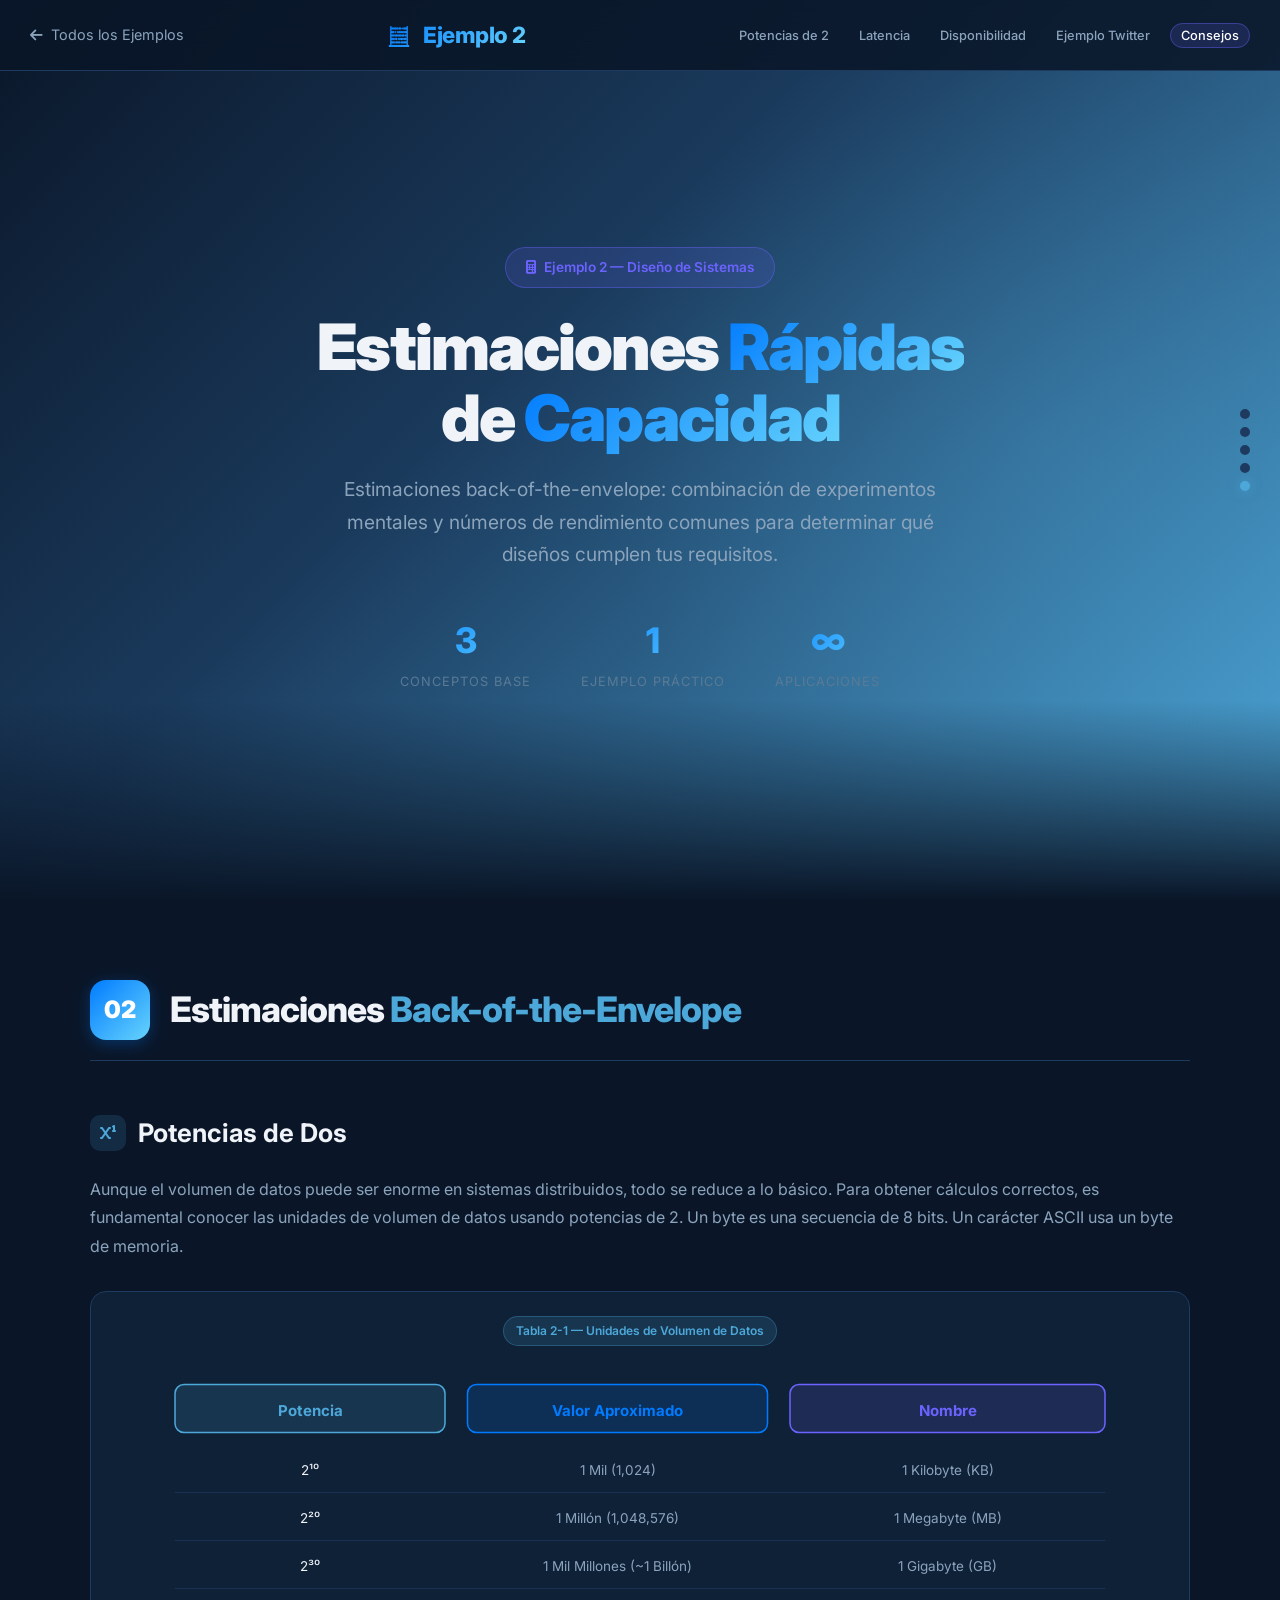
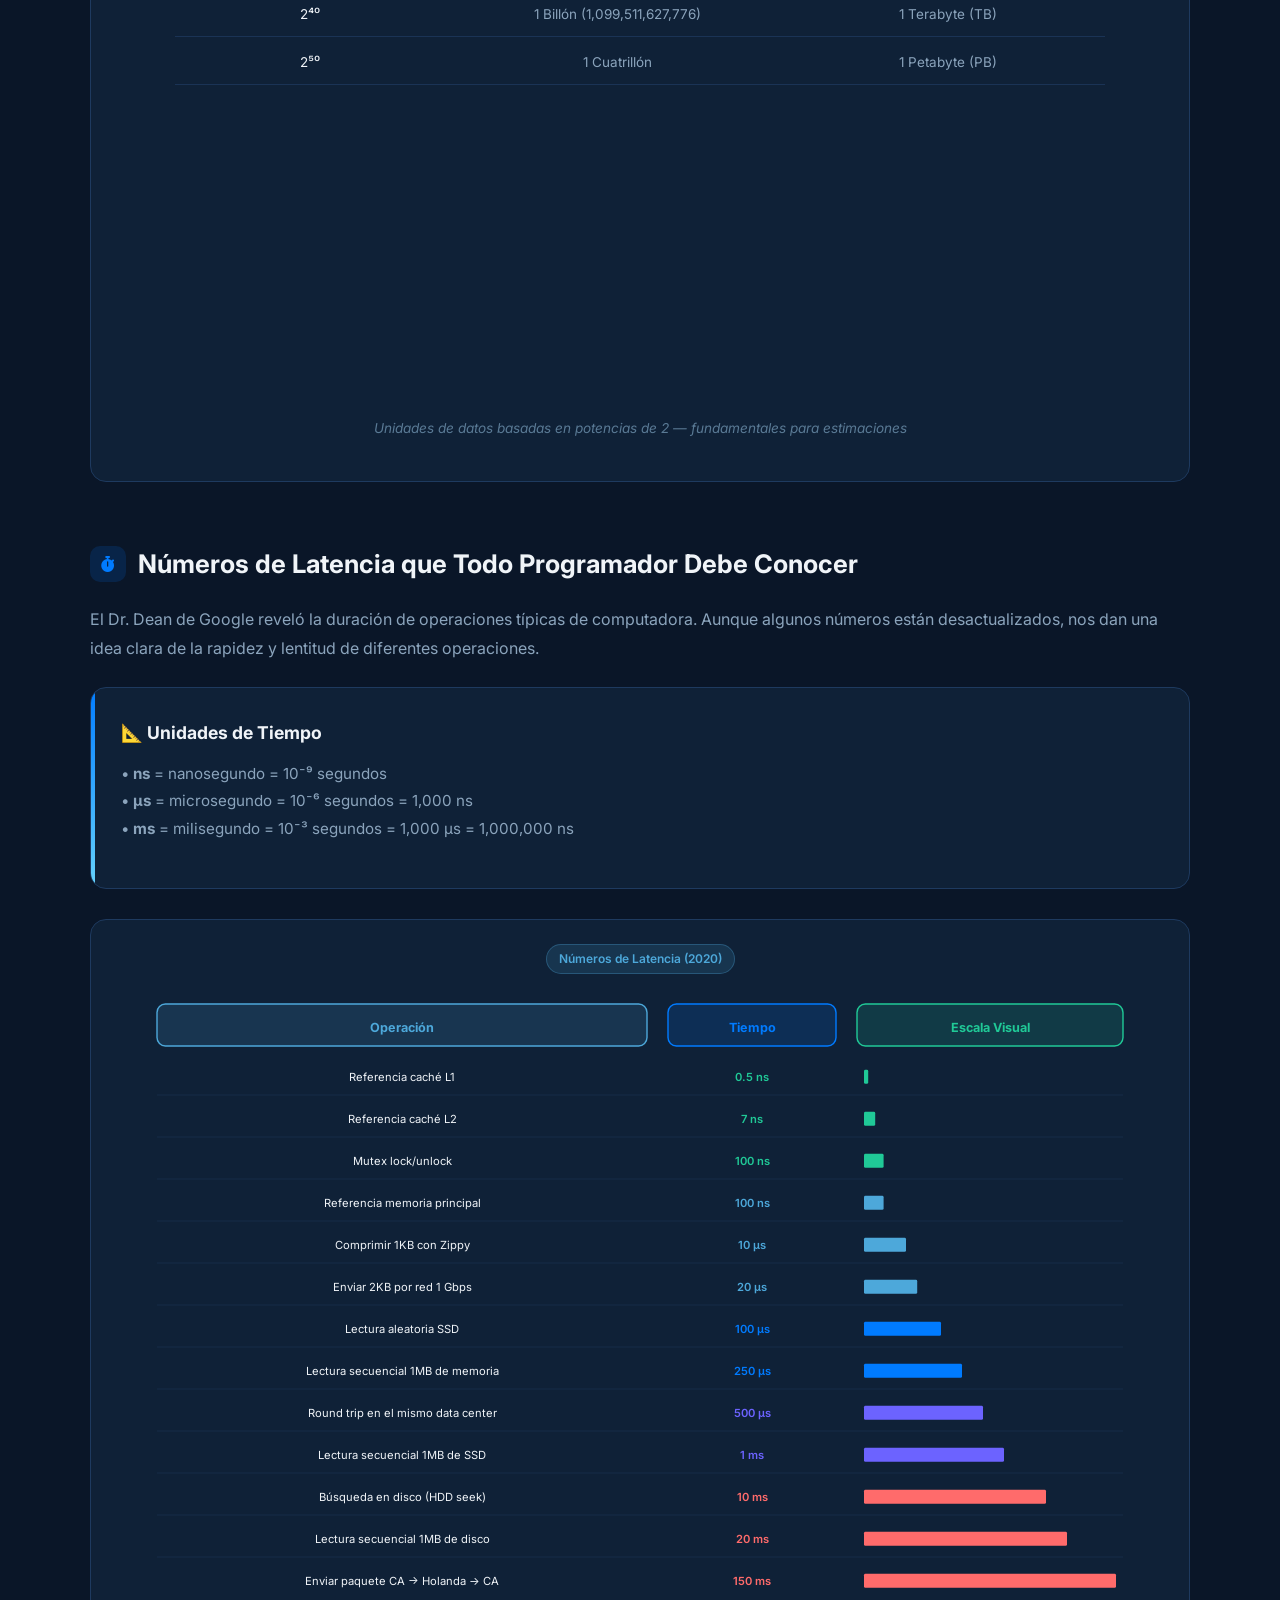
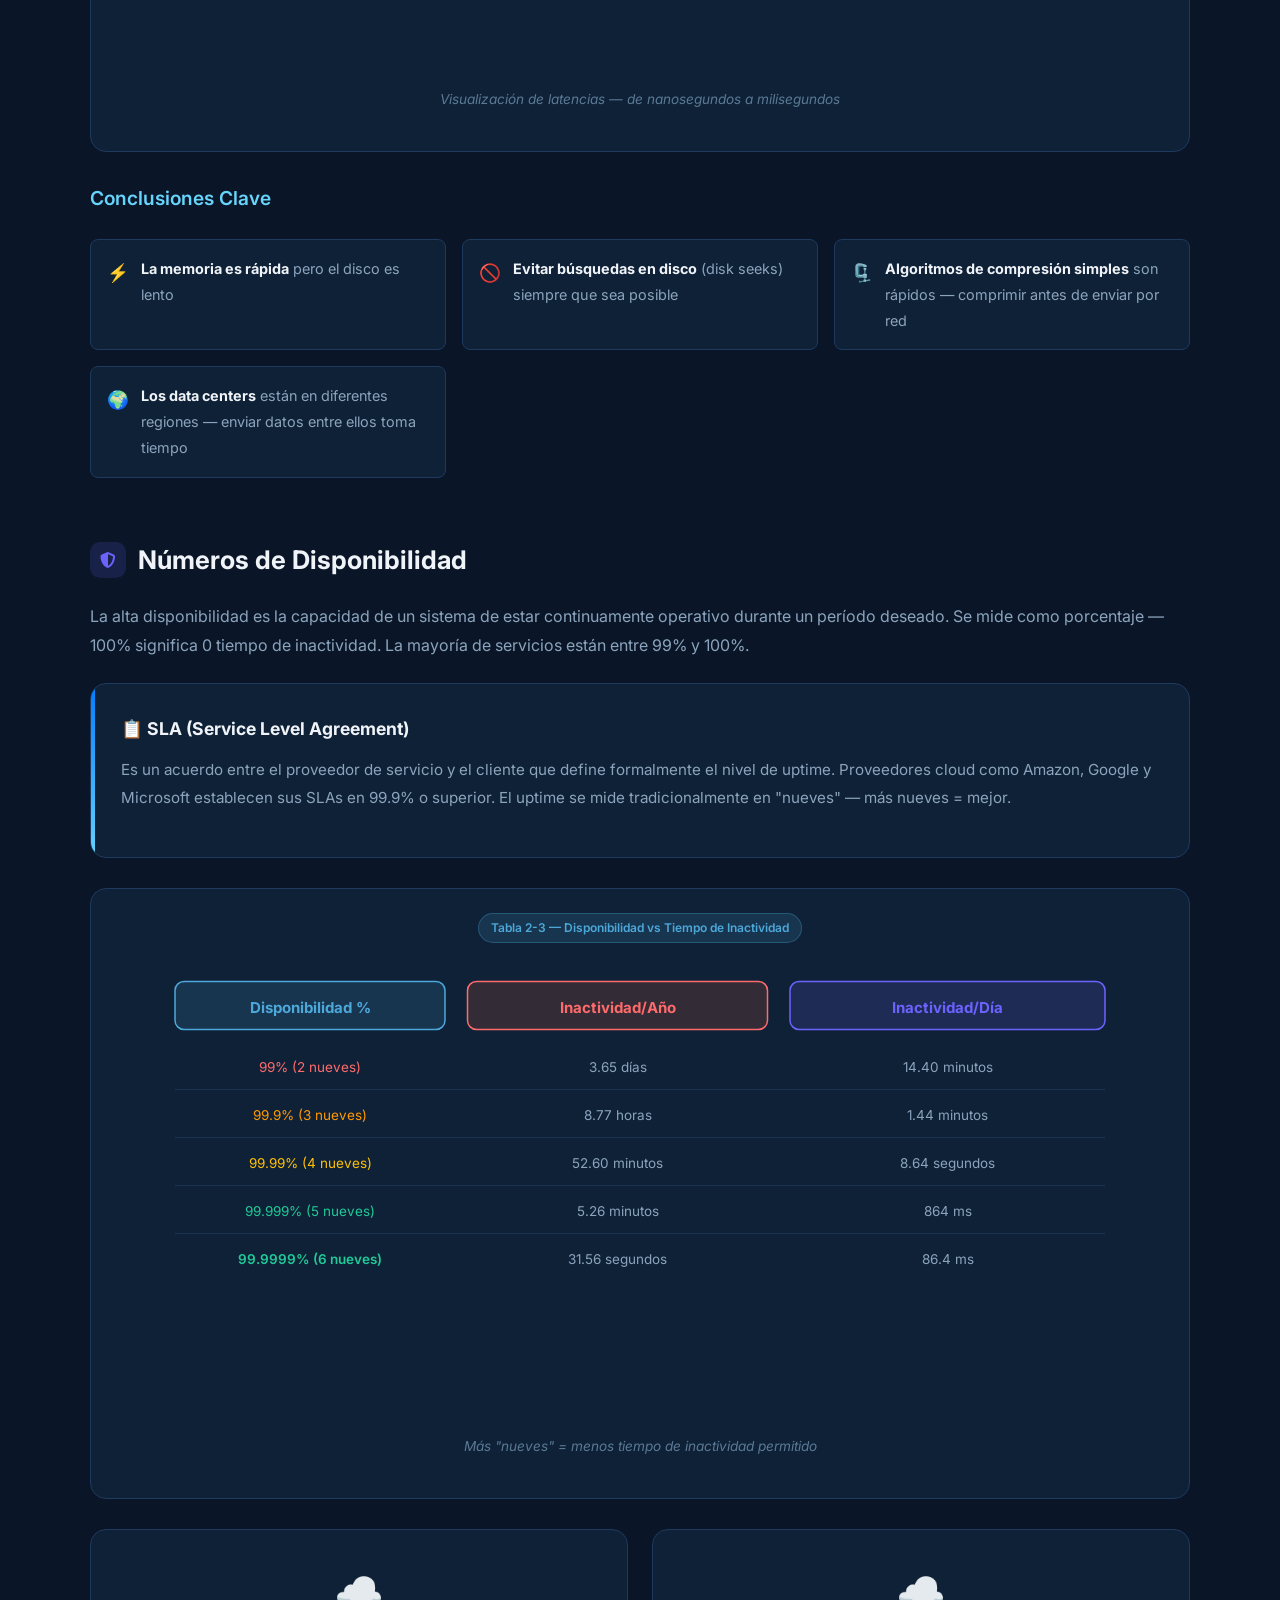
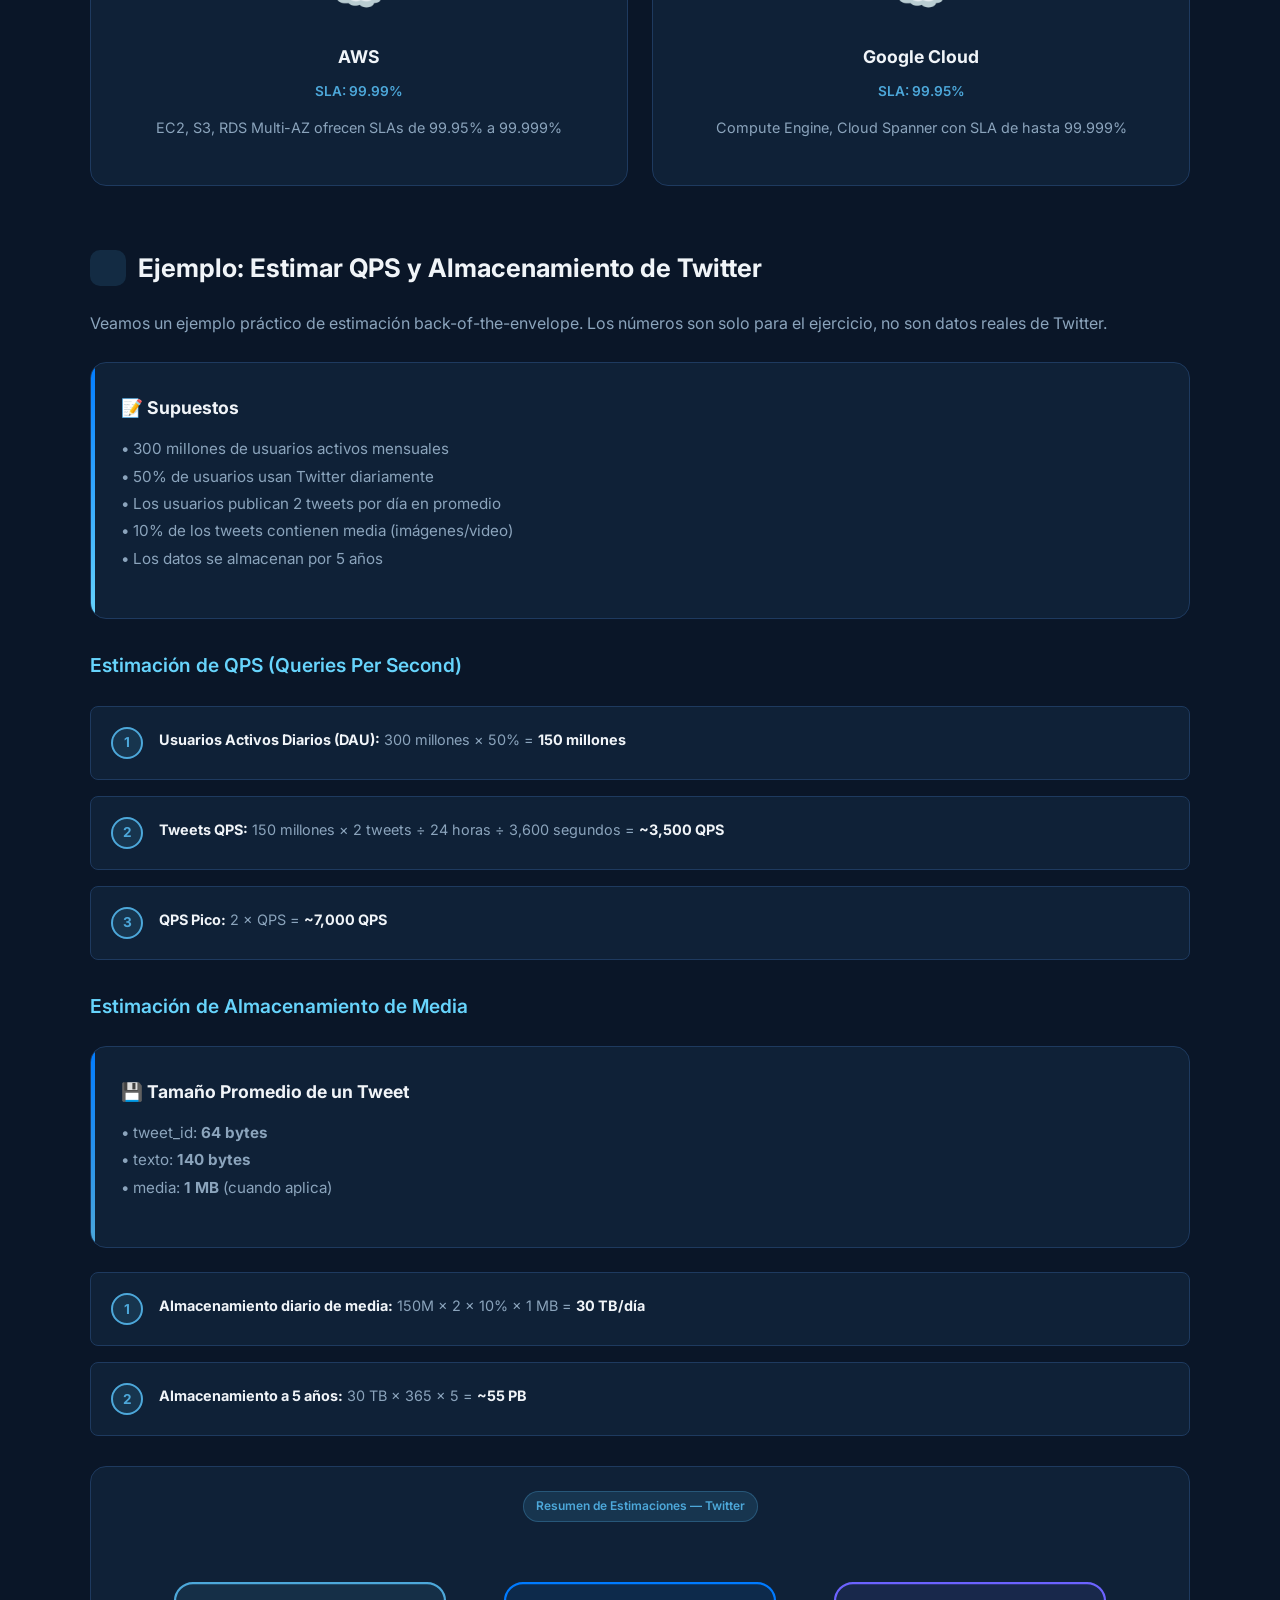
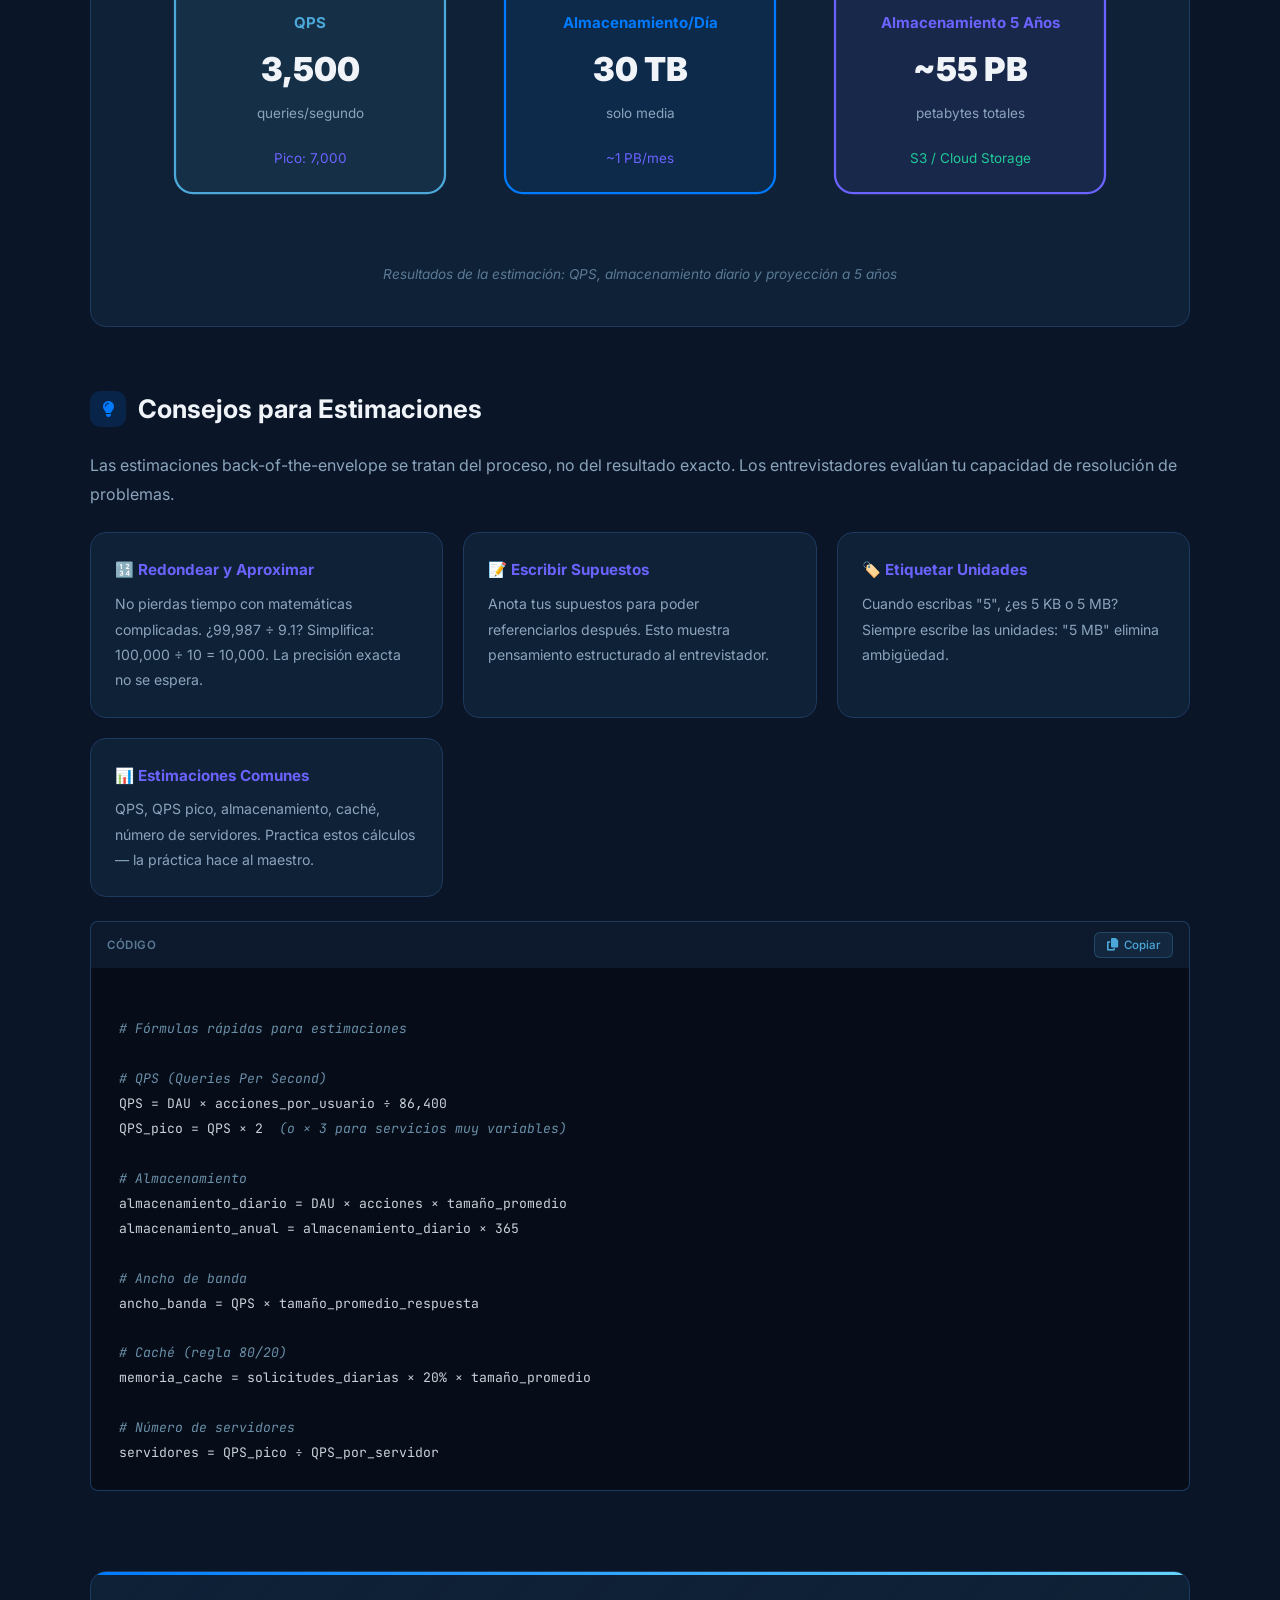
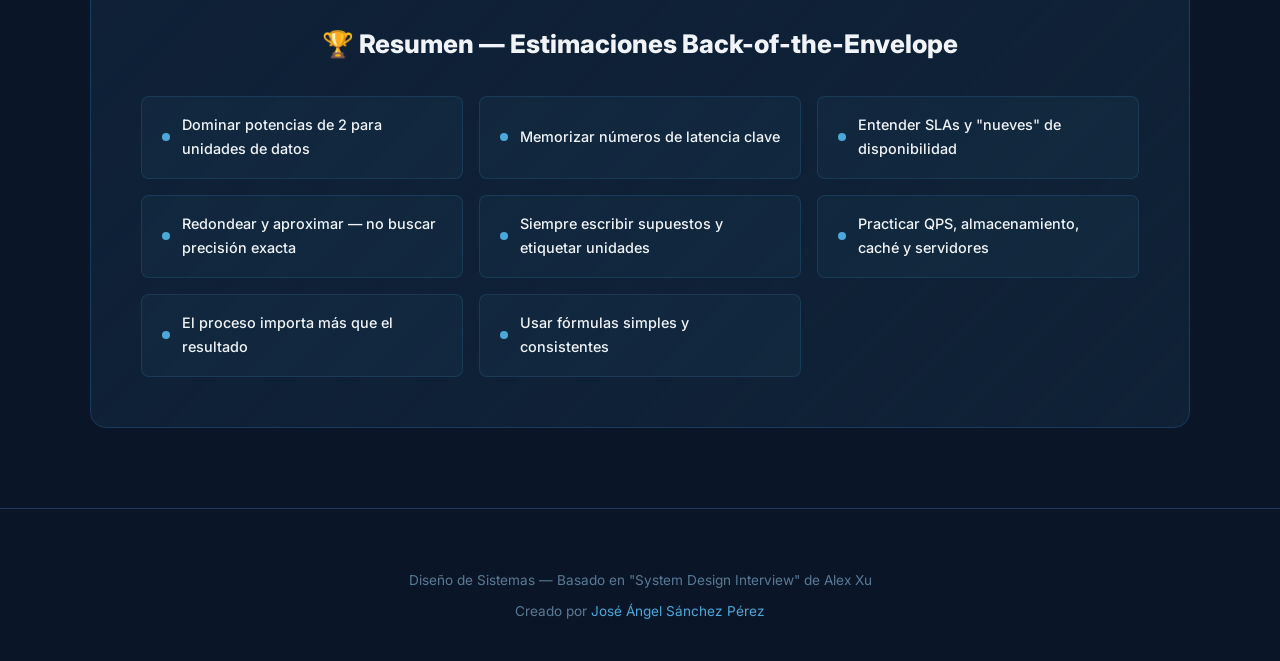
<file: system-design/chapter2.html>
<!DOCTYPE html>
<html lang="es">
<head>
    <meta charset="UTF-8">
    <meta name="viewport" content="width=device-width, initial-scale=1.0">
    <title>Diseño de Sistemas - Estimaciones Rápidas de Capacidad</title>
    <meta name="description" content="Estimaciones rápidas de capacidad: potencias de 2, números de latencia, disponibilidad y cálculos de QPS y almacenamiento.">
    <meta name="author" content="José Ángel Sánchez Pérez">
    <meta property="og:type" content="website">
    <meta property="og:title" content="Diseño de Sistemas - Estimaciones Rápidas">
    <meta property="og:description" content="Domina las estimaciones back-of-the-envelope para entrevistas de diseño de sistemas.">
    <link rel="preconnect" href="https://fonts.googleapis.com">
    <link rel="preconnect" href="https://fonts.gstatic.com" crossorigin>
    <link href="https://fonts.googleapis.com/css2?family=Inter:wght@300;400;500;600;700;800;900&family=JetBrains+Mono:wght@400;500&display=swap" rel="stylesheet">
    <link rel="stylesheet" href="https://cdnjs.cloudflare.com/ajax/libs/font-awesome/6.4.0/css/all.min.css">
    <link rel="stylesheet" href="styles.css">
</head>
<body>
    <div class="bg-grid"></div>

    <!-- Navegación -->
    <nav class="navbar">
        <div class="nav-container">
            <a href="index.html" class="nav-back">
                <i class="fas fa-arrow-left"></i> Todos los Ejemplos
            </a>
            <a href="chapter2.html" class="nav-logo">
                <span class="logo-icon">🧮</span> Ejemplo 2
            </a>
            <ul class="nav-menu">
                <li><a href="#power-of-two" class="nav-link">Potencias de 2</a></li>
                <li><a href="#latency" class="nav-link">Latencia</a></li>
                <li><a href="#availability" class="nav-link">Disponibilidad</a></li>
                <li><a href="#example-twitter" class="nav-link">Ejemplo Twitter</a></li>
                <li><a href="#tips" class="nav-link">Consejos</a></li>
            </ul>
        </div>
    </nav>

    <!-- Hero -->
    <section class="hero">
        <div class="hero-content">
            <div class="hero-badge">
                <i class="fas fa-calculator"></i> Ejemplo 2 — Diseño de Sistemas
            </div>
            <h1 class="hero-title">
                Estimaciones <span class="gradient-text">Rápidas</span><br>
                de <span class="gradient-text">Capacidad</span>
            </h1>
            <p class="hero-subtitle">
                Estimaciones back-of-the-envelope: combinación de experimentos mentales y números de rendimiento 
                comunes para determinar qué diseños cumplen tus requisitos.
            </p>
            <div class="hero-stats">
                <div class="hero-stat">
                    <div class="hero-stat-number">3</div>
                    <div class="hero-stat-label">Conceptos Base</div>
                </div>
                <div class="hero-stat">
                    <div class="hero-stat-number">1</div>
                    <div class="hero-stat-label">Ejemplo Práctico</div>
                </div>
                <div class="hero-stat">
                    <div class="hero-stat-number">∞</div>
                    <div class="hero-stat-label">Aplicaciones</div>
                </div>
            </div>
        </div>
    </section>

    <!-- Contenido -->
    <section class="chapter-section">
        <div class="chapter-container">
            <div class="chapter-header">
                <div class="chapter-number">02</div>
                <h2 class="chapter-title">Estimaciones <span class="highlight">Back-of-the-Envelope</span></h2>
            </div>

            <!-- Potencias de 2 -->
            <div class="content-block" id="power-of-two">
                <h2><span class="icon cyan"><i class="fas fa-superscript"></i></span> Potencias de Dos</h2>
                <p>
                    Aunque el volumen de datos puede ser enorme en sistemas distribuidos, todo se reduce a lo básico. 
                    Para obtener cálculos correctos, es fundamental conocer las unidades de volumen de datos usando potencias de 2. 
                    Un byte es una secuencia de 8 bits. Un carácter ASCII usa un byte de memoria.
                </p>

                <div class="diagram-container">
                    <span class="diagram-label">Tabla 2-1 — Unidades de Volumen de Datos</span>
                    <div class="svg-diagram">
                        <svg viewBox="0 0 700 420" xmlns="http://www.w3.org/2000/svg">
                            <!-- Header -->
                            <rect x="40" y="15" width="180" height="32" rx="6" fill="rgba(77,168,218,0.15)" stroke="#4da8da" stroke-width="1"/>
                            <text x="130" y="36" text-anchor="middle" fill="#4da8da" font-size="10" font-weight="700">Potencia</text>
                            <rect x="235" y="15" width="200" height="32" rx="6" fill="rgba(0,123,255,0.15)" stroke="#007bff" stroke-width="1"/>
                            <text x="335" y="36" text-anchor="middle" fill="#007bff" font-size="10" font-weight="700">Valor Aproximado</text>
                            <rect x="450" y="15" width="210" height="32" rx="6" fill="rgba(108,99,255,0.15)" stroke="#6c63ff" stroke-width="1"/>
                            <text x="555" y="36" text-anchor="middle" fill="#6c63ff" font-size="10" font-weight="700">Nombre</text>
                            <!-- Rows -->
                            <text x="130" y="75" text-anchor="middle" fill="#f0f4f8" font-size="9">2¹⁰</text>
                            <text x="335" y="75" text-anchor="middle" fill="#8ba4bc" font-size="9">1 Mil (1,024)</text>
                            <text x="555" y="75" text-anchor="middle" fill="#8ba4bc" font-size="9">1 Kilobyte (KB)</text>
                            <line x1="40" y1="87" x2="660" y2="87" stroke="#1e3a5f" stroke-width="0.5"/>
                            <text x="130" y="107" text-anchor="middle" fill="#f0f4f8" font-size="9">2²⁰</text>
                            <text x="335" y="107" text-anchor="middle" fill="#8ba4bc" font-size="9">1 Millón (1,048,576)</text>
                            <text x="555" y="107" text-anchor="middle" fill="#8ba4bc" font-size="9">1 Megabyte (MB)</text>
                            <line x1="40" y1="119" x2="660" y2="119" stroke="#1e3a5f" stroke-width="0.5"/>
                            <text x="130" y="139" text-anchor="middle" fill="#f0f4f8" font-size="9">2³⁰</text>
                            <text x="335" y="139" text-anchor="middle" fill="#8ba4bc" font-size="9">1 Mil Millones (~1 Billón)</text>
                            <text x="555" y="139" text-anchor="middle" fill="#8ba4bc" font-size="9">1 Gigabyte (GB)</text>
                            <line x1="40" y1="151" x2="660" y2="151" stroke="#1e3a5f" stroke-width="0.5"/>
                            <text x="130" y="171" text-anchor="middle" fill="#f0f4f8" font-size="9">2⁴⁰</text>
                            <text x="335" y="171" text-anchor="middle" fill="#8ba4bc" font-size="9">1 Billón (1,099,511,627,776)</text>
                            <text x="555" y="171" text-anchor="middle" fill="#8ba4bc" font-size="9">1 Terabyte (TB)</text>
                            <line x1="40" y1="183" x2="660" y2="183" stroke="#1e3a5f" stroke-width="0.5"/>
                            <text x="130" y="203" text-anchor="middle" fill="#f0f4f8" font-size="9">2⁵⁰</text>
                            <text x="335" y="203" text-anchor="middle" fill="#8ba4bc" font-size="9">1 Cuatrillón</text>
                            <text x="555" y="203" text-anchor="middle" fill="#8ba4bc" font-size="9">1 Petabyte (PB)</text>
                            <line x1="40" y1="215" x2="660" y2="215" stroke="#1e3a5f" stroke-width="0.5"/>
                        </svg>
                    </div>
                    <p class="diagram-caption">Unidades de datos basadas en potencias de 2 — fundamentales para estimaciones</p>
                </div>
            </div>

            <!-- Números de Latencia -->
            <div class="content-block" id="latency">
                <h2><span class="icon orange"><i class="fas fa-stopwatch"></i></span> Números de Latencia que Todo Programador Debe Conocer</h2>
                <p>
                    El Dr. Dean de Google reveló la duración de operaciones típicas de computadora. Aunque algunos números 
                    están desactualizados, nos dan una idea clara de la rapidez y lentitud de diferentes operaciones.
                </p>

                <div class="info-card">
                    <h4>📐 Unidades de Tiempo</h4>
                    <p>
                        • <strong>ns</strong> = nanosegundo = 10⁻⁹ segundos<br>
                        • <strong>μs</strong> = microsegundo = 10⁻⁶ segundos = 1,000 ns<br>
                        • <strong>ms</strong> = milisegundo = 10⁻³ segundos = 1,000 μs = 1,000,000 ns
                    </p>
                </div>

                <div class="diagram-container">
                    <span class="diagram-label">Números de Latencia (2020)</span>
                    <div class="svg-diagram">
                        <svg viewBox="0 0 750 480" xmlns="http://www.w3.org/2000/svg">
                            <!-- Header -->
                            <rect x="30" y="10" width="350" height="30" rx="6" fill="rgba(77,168,218,0.15)" stroke="#4da8da" stroke-width="1"/>
                            <text x="205" y="30" text-anchor="middle" fill="#4da8da" font-size="9" font-weight="700">Operación</text>
                            <rect x="395" y="10" width="120" height="30" rx="6" fill="rgba(0,123,255,0.15)" stroke="#007bff" stroke-width="1"/>
                            <text x="455" y="30" text-anchor="middle" fill="#007bff" font-size="9" font-weight="700">Tiempo</text>
                            <rect x="530" y="10" width="190" height="30" rx="6" fill="rgba(32,201,151,0.15)" stroke="#20c997" stroke-width="1"/>
                            <text x="625" y="30" text-anchor="middle" fill="#20c997" font-size="9" font-weight="700">Escala Visual</text>
                            <!-- Rows -->
                            <text x="205" y="65" text-anchor="middle" fill="#f0f4f8" font-size="8">Referencia caché L1</text>
                            <text x="455" y="65" text-anchor="middle" fill="#20c997" font-size="8" font-weight="600">0.5 ns</text>
                            <rect x="535" y="57" width="3" height="10" rx="1" fill="#20c997"/>
                            <line x1="30" y1="75" x2="720" y2="75" stroke="#1e3a5f" stroke-width="0.3"/>

                            <text x="205" y="95" text-anchor="middle" fill="#f0f4f8" font-size="8">Referencia caché L2</text>
                            <text x="455" y="95" text-anchor="middle" fill="#20c997" font-size="8" font-weight="600">7 ns</text>
                            <rect x="535" y="87" width="8" height="10" rx="1" fill="#20c997"/>
                            <line x1="30" y1="105" x2="720" y2="105" stroke="#1e3a5f" stroke-width="0.3"/>

                            <text x="205" y="125" text-anchor="middle" fill="#f0f4f8" font-size="8">Mutex lock/unlock</text>
                            <text x="455" y="125" text-anchor="middle" fill="#20c997" font-size="8" font-weight="600">100 ns</text>
                            <rect x="535" y="117" width="14" height="10" rx="1" fill="#20c997"/>
                            <line x1="30" y1="135" x2="720" y2="135" stroke="#1e3a5f" stroke-width="0.3"/>

                            <text x="205" y="155" text-anchor="middle" fill="#f0f4f8" font-size="8">Referencia memoria principal</text>
                            <text x="455" y="155" text-anchor="middle" fill="#4da8da" font-size="8" font-weight="600">100 ns</text>
                            <rect x="535" y="147" width="14" height="10" rx="1" fill="#4da8da"/>
                            <line x1="30" y1="165" x2="720" y2="165" stroke="#1e3a5f" stroke-width="0.3"/>

                            <text x="205" y="185" text-anchor="middle" fill="#f0f4f8" font-size="8">Comprimir 1KB con Zippy</text>
                            <text x="455" y="185" text-anchor="middle" fill="#4da8da" font-size="8" font-weight="600">10 μs</text>
                            <rect x="535" y="177" width="30" height="10" rx="1" fill="#4da8da"/>
                            <line x1="30" y1="195" x2="720" y2="195" stroke="#1e3a5f" stroke-width="0.3"/>

                            <text x="205" y="215" text-anchor="middle" fill="#f0f4f8" font-size="8">Enviar 2KB por red 1 Gbps</text>
                            <text x="455" y="215" text-anchor="middle" fill="#4da8da" font-size="8" font-weight="600">20 μs</text>
                            <rect x="535" y="207" width="38" height="10" rx="1" fill="#4da8da"/>
                            <line x1="30" y1="225" x2="720" y2="225" stroke="#1e3a5f" stroke-width="0.3"/>

                            <text x="205" y="245" text-anchor="middle" fill="#f0f4f8" font-size="8">Lectura aleatoria SSD</text>
                            <text x="455" y="245" text-anchor="middle" fill="#007bff" font-size="8" font-weight="600">100 μs</text>
                            <rect x="535" y="237" width="55" height="10" rx="1" fill="#007bff"/>
                            <line x1="30" y1="255" x2="720" y2="255" stroke="#1e3a5f" stroke-width="0.3"/>

                            <text x="205" y="275" text-anchor="middle" fill="#f0f4f8" font-size="8">Lectura secuencial 1MB de memoria</text>
                            <text x="455" y="275" text-anchor="middle" fill="#007bff" font-size="8" font-weight="600">250 μs</text>
                            <rect x="535" y="267" width="70" height="10" rx="1" fill="#007bff"/>
                            <line x1="30" y1="285" x2="720" y2="285" stroke="#1e3a5f" stroke-width="0.3"/>

                            <text x="205" y="305" text-anchor="middle" fill="#f0f4f8" font-size="8">Round trip en el mismo data center</text>
                            <text x="455" y="305" text-anchor="middle" fill="#6c63ff" font-size="8" font-weight="600">500 μs</text>
                            <rect x="535" y="297" width="85" height="10" rx="1" fill="#6c63ff"/>
                            <line x1="30" y1="315" x2="720" y2="315" stroke="#1e3a5f" stroke-width="0.3"/>

                            <text x="205" y="335" text-anchor="middle" fill="#f0f4f8" font-size="8">Lectura secuencial 1MB de SSD</text>
                            <text x="455" y="335" text-anchor="middle" fill="#6c63ff" font-size="8" font-weight="600">1 ms</text>
                            <rect x="535" y="327" width="100" height="10" rx="1" fill="#6c63ff"/>
                            <line x1="30" y1="345" x2="720" y2="345" stroke="#1e3a5f" stroke-width="0.3"/>

                            <text x="205" y="365" text-anchor="middle" fill="#f0f4f8" font-size="8">Búsqueda en disco (HDD seek)</text>
                            <text x="455" y="365" text-anchor="middle" fill="#ff6b6b" font-size="8" font-weight="600">10 ms</text>
                            <rect x="535" y="357" width="130" height="10" rx="1" fill="#ff6b6b"/>
                            <line x1="30" y1="375" x2="720" y2="375" stroke="#1e3a5f" stroke-width="0.3"/>

                            <text x="205" y="395" text-anchor="middle" fill="#f0f4f8" font-size="8">Lectura secuencial 1MB de disco</text>
                            <text x="455" y="395" text-anchor="middle" fill="#ff6b6b" font-size="8" font-weight="600">20 ms</text>
                            <rect x="535" y="387" width="145" height="10" rx="1" fill="#ff6b6b"/>
                            <line x1="30" y1="405" x2="720" y2="405" stroke="#1e3a5f" stroke-width="0.3"/>

                            <text x="205" y="425" text-anchor="middle" fill="#f0f4f8" font-size="8">Enviar paquete CA → Holanda → CA</text>
                            <text x="455" y="425" text-anchor="middle" fill="#ff6b6b" font-size="8" font-weight="600">150 ms</text>
                            <rect x="535" y="417" width="180" height="10" rx="1" fill="#ff6b6b"/>
                        </svg>
                    </div>
                    <p class="diagram-caption">Visualización de latencias — de nanosegundos a milisegundos</p>
                </div>

                <h3>Conclusiones Clave</h3>
                <div class="advantages-list">
                    <div class="advantage-item">
                        <span class="check">⚡</span>
                        <p><strong>La memoria es rápida</strong> pero el disco es lento</p>
                    </div>
                    <div class="advantage-item">
                        <span class="check">🚫</span>
                        <p><strong>Evitar búsquedas en disco</strong> (disk seeks) siempre que sea posible</p>
                    </div>
                    <div class="advantage-item">
                        <span class="check">🗜️</span>
                        <p><strong>Algoritmos de compresión simples</strong> son rápidos — comprimir antes de enviar por red</p>
                    </div>
                    <div class="advantage-item">
                        <span class="check">🌍</span>
                        <p><strong>Los data centers</strong> están en diferentes regiones — enviar datos entre ellos toma tiempo</p>
                    </div>
                </div>
            </div>

            <!-- Disponibilidad -->
            <div class="content-block" id="availability">
                <h2><span class="icon purple"><i class="fas fa-shield-alt"></i></span> Números de Disponibilidad</h2>
                <p>
                    La alta disponibilidad es la capacidad de un sistema de estar continuamente operativo durante un período 
                    deseado. Se mide como porcentaje — 100% significa 0 tiempo de inactividad. La mayoría de servicios 
                    están entre 99% y 100%.
                </p>

                <div class="info-card">
                    <h4>📋 SLA (Service Level Agreement)</h4>
                    <p>Es un acuerdo entre el proveedor de servicio y el cliente que define formalmente el nivel de uptime. 
                    Proveedores cloud como Amazon, Google y Microsoft establecen sus SLAs en 99.9% o superior. 
                    El uptime se mide tradicionalmente en "nueves" — más nueves = mejor.</p>
                </div>

                <div class="diagram-container">
                    <span class="diagram-label">Tabla 2-3 — Disponibilidad vs Tiempo de Inactividad</span>
                    <div class="svg-diagram">
                        <svg viewBox="0 0 700 300" xmlns="http://www.w3.org/2000/svg">
                            <!-- Header -->
                            <rect x="40" y="15" width="180" height="32" rx="6" fill="rgba(77,168,218,0.15)" stroke="#4da8da" stroke-width="1"/>
                            <text x="130" y="36" text-anchor="middle" fill="#4da8da" font-size="10" font-weight="700">Disponibilidad %</text>
                            <rect x="235" y="15" width="200" height="32" rx="6" fill="rgba(255,107,53,0.15)" stroke="#ff6b6b" stroke-width="1"/>
                            <text x="335" y="36" text-anchor="middle" fill="#ff6b6b" font-size="10" font-weight="700">Inactividad/Año</text>
                            <rect x="450" y="15" width="210" height="32" rx="6" fill="rgba(108,99,255,0.15)" stroke="#6c63ff" stroke-width="1"/>
                            <text x="555" y="36" text-anchor="middle" fill="#6c63ff" font-size="10" font-weight="700">Inactividad/Día</text>
                            <!-- Rows -->
                            <text x="130" y="75" text-anchor="middle" fill="#ff6b6b" font-size="9">99% (2 nueves)</text>
                            <text x="335" y="75" text-anchor="middle" fill="#8ba4bc" font-size="9">3.65 días</text>
                            <text x="555" y="75" text-anchor="middle" fill="#8ba4bc" font-size="9">14.40 minutos</text>
                            <line x1="40" y1="87" x2="660" y2="87" stroke="#1e3a5f" stroke-width="0.5"/>

                            <text x="130" y="107" text-anchor="middle" fill="#ff9900" font-size="9">99.9% (3 nueves)</text>
                            <text x="335" y="107" text-anchor="middle" fill="#8ba4bc" font-size="9">8.77 horas</text>
                            <text x="555" y="107" text-anchor="middle" fill="#8ba4bc" font-size="9">1.44 minutos</text>
                            <line x1="40" y1="119" x2="660" y2="119" stroke="#1e3a5f" stroke-width="0.5"/>

                            <text x="130" y="139" text-anchor="middle" fill="#ffc107" font-size="9">99.99% (4 nueves)</text>
                            <text x="335" y="139" text-anchor="middle" fill="#8ba4bc" font-size="9">52.60 minutos</text>
                            <text x="555" y="139" text-anchor="middle" fill="#8ba4bc" font-size="9">8.64 segundos</text>
                            <line x1="40" y1="151" x2="660" y2="151" stroke="#1e3a5f" stroke-width="0.5"/>

                            <text x="130" y="171" text-anchor="middle" fill="#20c997" font-size="9">99.999% (5 nueves)</text>
                            <text x="335" y="171" text-anchor="middle" fill="#8ba4bc" font-size="9">5.26 minutos</text>
                            <text x="555" y="171" text-anchor="middle" fill="#8ba4bc" font-size="9">864 ms</text>
                            <line x1="40" y1="183" x2="660" y2="183" stroke="#1e3a5f" stroke-width="0.5"/>

                            <text x="130" y="203" text-anchor="middle" fill="#20c997" font-size="9" font-weight="600">99.9999% (6 nueves)</text>
                            <text x="335" y="203" text-anchor="middle" fill="#8ba4bc" font-size="9">31.56 segundos</text>
                            <text x="555" y="203" text-anchor="middle" fill="#8ba4bc" font-size="9">86.4 ms</text>
                        </svg>
                    </div>
                    <p class="diagram-caption">Más "nueves" = menos tiempo de inactividad permitido</p>
                </div>

                <div class="scaling-grid">
                    <div class="scaling-card">
                        <div class="scaling-icon">☁️</div>
                        <h4>AWS</h4>
                        <div class="subtitle">SLA: 99.99%</div>
                        <p>EC2, S3, RDS Multi-AZ ofrecen SLAs de 99.95% a 99.999%</p>
                    </div>
                    <div class="scaling-card">
                        <div class="scaling-icon">☁️</div>
                        <h4>Google Cloud</h4>
                        <div class="subtitle">SLA: 99.95%</div>
                        <p>Compute Engine, Cloud Spanner con SLA de hasta 99.999%</p>
                    </div>
                </div>
            </div>

            <!-- Ejemplo Twitter -->
            <div class="content-block" id="example-twitter">
                <h2><span class="icon cyan"><i class="fas fa-bird"></i></span> Ejemplo: Estimar QPS y Almacenamiento de Twitter</h2>
                <p>
                    Veamos un ejemplo práctico de estimación back-of-the-envelope. Los números son solo para el ejercicio, 
                    no son datos reales de Twitter.
                </p>

                <div class="info-card">
                    <h4>📝 Supuestos</h4>
                    <p>
                        • 300 millones de usuarios activos mensuales<br>
                        • 50% de usuarios usan Twitter diariamente<br>
                        • Los usuarios publican 2 tweets por día en promedio<br>
                        • 10% de los tweets contienen media (imágenes/video)<br>
                        • Los datos se almacenan por 5 años
                    </p>
                </div>

                <h3>Estimación de QPS (Queries Per Second)</h3>
                <div class="flow-steps">
                    <div class="flow-step">
                        <div class="flow-step-number">1</div>
                        <div class="flow-step-content">
                            <p><strong>Usuarios Activos Diarios (DAU):</strong> 300 millones × 50% = <strong>150 millones</strong></p>
                        </div>
                    </div>
                    <div class="flow-step">
                        <div class="flow-step-number">2</div>
                        <div class="flow-step-content">
                            <p><strong>Tweets QPS:</strong> 150 millones × 2 tweets ÷ 24 horas ÷ 3,600 segundos = <strong>~3,500 QPS</strong></p>
                        </div>
                    </div>
                    <div class="flow-step">
                        <div class="flow-step-number">3</div>
                        <div class="flow-step-content">
                            <p><strong>QPS Pico:</strong> 2 × QPS = <strong>~7,000 QPS</strong></p>
                        </div>
                    </div>
                </div>

                <h3>Estimación de Almacenamiento de Media</h3>
                <div class="info-card orange">
                    <h4>💾 Tamaño Promedio de un Tweet</h4>
                    <p>
                        • tweet_id: <strong>64 bytes</strong><br>
                        • texto: <strong>140 bytes</strong><br>
                        • media: <strong>1 MB</strong> (cuando aplica)
                    </p>
                </div>

                <div class="flow-steps">
                    <div class="flow-step">
                        <div class="flow-step-number">1</div>
                        <div class="flow-step-content">
                            <p><strong>Almacenamiento diario de media:</strong> 150M × 2 × 10% × 1 MB = <strong>30 TB/día</strong></p>
                        </div>
                    </div>
                    <div class="flow-step">
                        <div class="flow-step-number">2</div>
                        <div class="flow-step-content">
                            <p><strong>Almacenamiento a 5 años:</strong> 30 TB × 365 × 5 = <strong>~55 PB</strong></p>
                        </div>
                    </div>
                </div>

                <div class="diagram-container">
                    <span class="diagram-label">Resumen de Estimaciones — Twitter</span>
                    <div class="svg-diagram">
                        <svg viewBox="0 0 700 200" xmlns="http://www.w3.org/2000/svg">
                            <!-- QPS Box -->
                            <rect x="40" y="30" width="180" height="140" rx="12" fill="rgba(77,168,218,0.1)" stroke="#4da8da" stroke-width="1.5"/>
                            <text x="130" y="60" text-anchor="middle" fill="#4da8da" font-size="10" font-weight="700">QPS</text>
                            <text x="130" y="95" text-anchor="middle" fill="#f0f4f8" font-size="22" font-weight="900">3,500</text>
                            <text x="130" y="120" text-anchor="middle" fill="#8ba4bc" font-size="9">queries/segundo</text>
                            <text x="130" y="150" text-anchor="middle" fill="#6c63ff" font-size="9">Pico: 7,000</text>
                            <!-- Storage Daily -->
                            <rect x="260" y="30" width="180" height="140" rx="12" fill="rgba(0,123,255,0.1)" stroke="#007bff" stroke-width="1.5"/>
                            <text x="350" y="60" text-anchor="middle" fill="#007bff" font-size="10" font-weight="700">Almacenamiento/Día</text>
                            <text x="350" y="95" text-anchor="middle" fill="#f0f4f8" font-size="22" font-weight="900">30 TB</text>
                            <text x="350" y="120" text-anchor="middle" fill="#8ba4bc" font-size="9">solo media</text>
                            <text x="350" y="150" text-anchor="middle" fill="#6c63ff" font-size="9">~1 PB/mes</text>
                            <!-- Storage 5yr -->
                            <rect x="480" y="30" width="180" height="140" rx="12" fill="rgba(108,99,255,0.1)" stroke="#6c63ff" stroke-width="1.5"/>
                            <text x="570" y="60" text-anchor="middle" fill="#6c63ff" font-size="10" font-weight="700">Almacenamiento 5 Años</text>
                            <text x="570" y="95" text-anchor="middle" fill="#f0f4f8" font-size="22" font-weight="900">~55 PB</text>
                            <text x="570" y="120" text-anchor="middle" fill="#8ba4bc" font-size="9">petabytes totales</text>
                            <text x="570" y="150" text-anchor="middle" fill="#20c997" font-size="9">S3 / Cloud Storage</text>
                        </svg>
                    </div>
                    <p class="diagram-caption">Resultados de la estimación: QPS, almacenamiento diario y proyección a 5 años</p>
                </div>
            </div>

            <!-- Consejos -->
            <div class="content-block" id="tips">
                <h2><span class="icon orange"><i class="fas fa-lightbulb"></i></span> Consejos para Estimaciones</h2>
                <p>
                    Las estimaciones back-of-the-envelope se tratan del proceso, no del resultado exacto. 
                    Los entrevistadores evalúan tu capacidad de resolución de problemas.
                </p>

                <div class="considerations-grid">
                    <div class="consideration-card">
                        <h5>🔢 Redondear y Aproximar</h5>
                        <p>No pierdas tiempo con matemáticas complicadas. ¿99,987 ÷ 9.1? Simplifica: 100,000 ÷ 10 = 10,000. La precisión exacta no se espera.</p>
                    </div>
                    <div class="consideration-card">
                        <h5>📝 Escribir Supuestos</h5>
                        <p>Anota tus supuestos para poder referenciarlos después. Esto muestra pensamiento estructurado al entrevistador.</p>
                    </div>
                    <div class="consideration-card">
                        <h5>🏷️ Etiquetar Unidades</h5>
                        <p>Cuando escribas "5", ¿es 5 KB o 5 MB? Siempre escribe las unidades: "5 MB" elimina ambigüedad.</p>
                    </div>
                    <div class="consideration-card">
                        <h5>📊 Estimaciones Comunes</h5>
                        <p>QPS, QPS pico, almacenamiento, caché, número de servidores. Practica estos cálculos — la práctica hace al maestro.</p>
                    </div>
                </div>

                <div class="code-block">
<span class="comment"># Fórmulas rápidas para estimaciones</span>

<span class="comment"># QPS (Queries Per Second)</span>
QPS = DAU × acciones_por_usuario ÷ 86,400
QPS_pico = QPS × 2  <span class="comment">(o × 3 para servicios muy variables)</span>

<span class="comment"># Almacenamiento</span>
almacenamiento_diario = DAU × acciones × tamaño_promedio
almacenamiento_anual = almacenamiento_diario × 365

<span class="comment"># Ancho de banda</span>
ancho_banda = QPS × tamaño_promedio_respuesta

<span class="comment"># Caché (regla 80/20)</span>
memoria_cache = solicitudes_diarias × 20% × tamaño_promedio

<span class="comment"># Número de servidores</span>
servidores = QPS_pico ÷ QPS_por_servidor
</div>
            </div>

            <!-- Resumen -->
            <div class="summary-section">
                <h2>🏆 Resumen — Estimaciones Back-of-the-Envelope</h2>
                <div class="summary-grid">
                    <div class="summary-item"><span class="bullet"></span> Dominar potencias de 2 para unidades de datos</div>
                    <div class="summary-item"><span class="bullet"></span> Memorizar números de latencia clave</div>
                    <div class="summary-item"><span class="bullet"></span> Entender SLAs y "nueves" de disponibilidad</div>
                    <div class="summary-item"><span class="bullet"></span> Redondear y aproximar — no buscar precisión exacta</div>
                    <div class="summary-item"><span class="bullet"></span> Siempre escribir supuestos y etiquetar unidades</div>
                    <div class="summary-item"><span class="bullet"></span> Practicar QPS, almacenamiento, caché y servidores</div>
                    <div class="summary-item"><span class="bullet"></span> El proceso importa más que el resultado</div>
                    <div class="summary-item"><span class="bullet"></span> Usar fórmulas simples y consistentes</div>
                </div>
            </div>

        </div>
    </section>

    <!-- Pie de página -->
    <footer class="footer">
        <p>Diseño de Sistemas — Basado en "System Design Interview" de Alex Xu</p>
        <p>Creado por <a href="https://github.com/mtroangelsanchez">José Ángel Sánchez Pérez</a></p>
    </footer>

    <!-- Navegación lateral -->
    <div class="toc">
        <a href="#power-of-two" class="toc-dot active" title="Potencias de 2"></a>
        <a href="#latency" class="toc-dot" title="Latencia"></a>
        <a href="#availability" class="toc-dot" title="Disponibilidad"></a>
        <a href="#example-twitter" class="toc-dot" title="Ejemplo Twitter"></a>
        <a href="#tips" class="toc-dot" title="Consejos"></a>
    </div>

    <script src="script.js"></script>
</body>
</html>
</file>
<file: aws-architecture-guide/styles.css>
/* ============================================
   AWS SAA-C03 Study Guide - Styles
   Theme: Dark + Gold (Inspired by INTRADOS)
   ============================================ */

/* CSS Variables */
:root {
    --bg-primary: #1a1a2e;
    --bg-secondary: #16213e;
    --bg-card: #0f3460;
    --bg-surface: #1a1a3e;
    --accent-primary: #f5a623;
    --accent-hover: #ffc107;
    --accent-soft: rgba(245, 166, 35, 0.15);
    --accent-border: rgba(245, 166, 35, 0.3);
    --text-primary: #ffffff;
    --text-secondary: #b8b8cc;
    --text-muted: #8888aa;
    --success: #4caf50;
    --error: #f44336;
    --warning: #ff9800;
    --info: #2196f3;
    --radius: 12px;
    --radius-sm: 8px;
    --shadow: 0 4px 24px rgba(0, 0, 0, 0.3);
    --shadow-gold: 0 8px 32px rgba(245, 166, 35, 0.1);
    --transition: 0.3s ease;
    --font-main: 'Inter', -apple-system, BlinkMacSystemFont, sans-serif;
    --font-code: 'JetBrains Mono', 'Fira Code', monospace;
}

/* Reset */
*, *::before, *::after {
    margin: 0;
    padding: 0;
    box-sizing: border-box;
}

html {
    scroll-behavior: smooth;
    scroll-padding-top: 80px;
}

body {
    font-family: var(--font-main);
    background-color: var(--bg-primary);
    color: var(--text-primary);
    line-height: 1.7;
    overflow-x: hidden;
}

/* Utility */
.container {
    max-width: 1200px;
    margin: 0 auto;
    padding: 0 2rem;
}

.gold { color: var(--accent-primary); }

/* ============================================
   NAVIGATION
   ============================================ */
.navbar {
    position: fixed;
    top: 0;
    left: 0;
    right: 0;
    z-index: 1000;
    background: rgba(26, 26, 46, 0.95);
    backdrop-filter: blur(10px);
    border-bottom: 1px solid var(--accent-border);
    transition: transform var(--transition);
}

.nav-container {
    max-width: 1200px;
    margin: 0 auto;
    padding: 1rem 2rem;
    display: flex;
    align-items: center;
    justify-content: space-between;
}

.nav-logo {
    display: flex;
    align-items: center;
    gap: 0.5rem;
    text-decoration: none;
    font-weight: 700;
    font-size: 1.2rem;
    color: var(--text-primary);
}

.logo-icon { font-size: 1.5rem; }

.nav-links {
    display: flex;
    list-style: none;
    gap: 2rem;
}

.nav-link {
    color: var(--text-secondary);
    text-decoration: none;
    font-weight: 500;
    font-size: 0.9rem;
    position: relative;
    transition: color var(--transition);
}

.nav-link::after {
    content: '';
    position: absolute;
    bottom: -4px;
    left: 0;
    width: 0;
    height: 2px;
    background: var(--accent-primary);
    transition: width var(--transition);
}

.nav-link:hover {
    color: var(--accent-primary);
}

.nav-link:hover::after {
    width: 100%;
}

.nav-toggle {
    display: none;
    flex-direction: column;
    gap: 5px;
    background: none;
    border: none;
    cursor: pointer;
    padding: 5px;
}

.nav-toggle span {
    width: 25px;
    height: 2px;
    background: var(--text-primary);
    transition: var(--transition);
}

/* ============================================
   HERO SECTION
   ============================================ */
.hero {
    min-height: 100vh;
    display: flex;
    align-items: center;
    justify-content: center;
    position: relative;
    background: linear-gradient(135deg, var(--bg-primary) 0%, var(--bg-secondary) 50%, #0a1628 100%);
    overflow: hidden;
}

.hero::before {
    content: '';
    position: absolute;
    top: -50%;
    right: -20%;
    width: 600px;
    height: 600px;
    background: radial-gradient(circle, rgba(245, 166, 35, 0.08) 0%, transparent 70%);
    border-radius: 50%;
}

.hero::after {
    content: '';
    position: absolute;
    bottom: -30%;
    left: -10%;
    width: 400px;
    height: 400px;
    background: radial-gradient(circle, rgba(245, 166, 35, 0.05) 0%, transparent 70%);
    border-radius: 50%;
}

.hero-content {
    text-align: center;
    z-index: 1;
    padding: 2rem;
}

.hero-badge {
    display: inline-block;
    padding: 0.5rem 1.5rem;
    background: var(--accent-soft);
    border: 1px solid var(--accent-border);
    border-radius: 50px;
    font-size: 0.85rem;
    font-weight: 500;
    color: var(--accent-primary);
    margin-bottom: 2rem;
}

.hero-title {
    font-size: clamp(2.5rem, 6vw, 4.5rem);
    font-weight: 700;
    line-height: 1.1;
    letter-spacing: -0.02em;
    margin-bottom: 1.5rem;
}

.hero-subtitle {
    font-size: 1.1rem;
    color: var(--text-secondary);
    max-width: 600px;
    margin: 0 auto 3rem;
    line-height: 1.8;
}

.hero-stats {
    display: flex;
    justify-content: center;
    gap: 3rem;
    margin-bottom: 3rem;
    flex-wrap: wrap;
}

.stat {
    text-align: center;
}

.stat-number {
    display: block;
    font-size: 2.5rem;
    font-weight: 700;
    color: var(--accent-primary);
}

.stat-label {
    font-size: 0.85rem;
    color: var(--text-muted);
    text-transform: uppercase;
    letter-spacing: 0.05em;
}

.hero-cta {
    display: inline-flex;
    align-items: center;
    gap: 0.75rem;
    padding: 1rem 2.5rem;
    background: transparent;
    border: 2px solid var(--accent-primary);
    color: var(--accent-primary);
    text-decoration: none;
    font-weight: 600;
    font-size: 1rem;
    border-radius: 50px;
    transition: all var(--transition);
}

.hero-cta:hover {
    background: var(--accent-primary);
    color: var(--bg-primary);
    transform: translateY(-2px);
    box-shadow: var(--shadow-gold);
}

.play-icon {
    font-size: 0.8rem;
}

/* ============================================
   SECTIONS
   ============================================ */
.section {
    padding: 6rem 0;
}

.section-alt {
    background: var(--bg-secondary);
}

.section-label {
    display: block;
    text-align: center;
    color: var(--accent-primary);
    font-size: 0.8rem;
    font-weight: 600;
    letter-spacing: 0.15em;
    text-transform: uppercase;
    margin-bottom: 1rem;
}

.section-title {
    text-align: center;
    font-size: clamp(1.8rem, 3vw, 2.5rem);
    font-weight: 700;
    margin-bottom: 1rem;
}

.section-desc {
    text-align: center;
    color: var(--text-secondary);
    max-width: 600px;
    margin: 0 auto 3rem;
}

/* ============================================
   DOMAIN CARDS
   ============================================ */
.domains-grid {
    display: grid;
    grid-template-columns: repeat(auto-fit, minmax(280px, 1fr));
    gap: 2rem;
}

.domain-card {
    background: var(--bg-secondary);
    border: 1px solid var(--accent-border);
    border-radius: var(--radius);
    padding: 2rem;
    position: relative;
    overflow: hidden;
    transition: all var(--transition);
}

.domain-card:hover {
    border-color: var(--accent-primary);
    transform: translateY(-4px);
    box-shadow: var(--shadow-gold);
}

.card-number {
    position: absolute;
    top: 1rem;
    right: 1.5rem;
    font-size: 3rem;
    font-weight: 700;
    color: rgba(245, 166, 35, 0.1);
    line-height: 1;
}

.card-icon {
    font-size: 2rem;
    margin-bottom: 1rem;
}

.card-title {
    font-size: 1.3rem;
    font-weight: 600;
    margin-bottom: 1rem;
}

.card-weight {
    margin-bottom: 1.5rem;
}

.weight-bar {
    height: 4px;
    background: rgba(255, 255, 255, 0.1);
    border-radius: 2px;
    margin-bottom: 0.5rem;
    overflow: hidden;
}

.weight-fill {
    height: 100%;
    background: linear-gradient(90deg, var(--accent-primary), var(--accent-hover));
    border-radius: 2px;
    transition: width 1s ease;
}

.weight-text {
    font-size: 0.8rem;
    color: var(--text-muted);
}

.card-topics {
    list-style: none;
    margin-bottom: 1.5rem;
}

.card-topics li {
    padding: 0.4rem 0;
    color: var(--text-secondary);
    font-size: 0.9rem;
    border-bottom: 1px solid rgba(255, 255, 255, 0.05);
}

.card-topics li:last-child {
    border-bottom: none;
}

.card-topics li::before {
    content: '▸ ';
    color: var(--accent-primary);
}

.card-link {
    color: var(--accent-primary);
    text-decoration: none;
    font-weight: 600;
    font-size: 0.9rem;
    transition: color var(--transition);
}

.card-link:hover {
    color: var(--accent-hover);
}

/* ============================================
   DOMAIN MODAL
   ============================================ */
.domain-modal {
    display: none;
    position: fixed;
    top: 0;
    left: 0;
    right: 0;
    bottom: 0;
    z-index: 2000;
    background: rgba(0, 0, 0, 0.8);
    backdrop-filter: blur(5px);
    overflow-y: auto;
    padding: 2rem;
}

.domain-modal.active {
    display: flex;
    align-items: flex-start;
    justify-content: center;
}

.modal-content {
    background: var(--bg-primary);
    border: 1px solid var(--accent-border);
    border-radius: var(--radius);
    padding: 3rem;
    max-width: 800px;
    width: 100%;
    margin-top: 80px;
    position: relative;
}

.modal-close {
    position: absolute;
    top: 1rem;
    right: 1.5rem;
    background: none;
    border: none;
    color: var(--text-secondary);
    font-size: 2rem;
    cursor: pointer;
    transition: color var(--transition);
}

.modal-close:hover {
    color: var(--accent-primary);
}

/* ============================================
   TIMELINE / CRONOGRAMA
   ============================================ */
.timeline {
    position: relative;
    max-width: 700px;
    margin: 0 auto;
    padding-left: 3rem;
}

.timeline::before {
    content: '';
    position: absolute;
    left: 15px;
    top: 0;
    bottom: 0;
    width: 2px;
    background: var(--accent-border);
}

.timeline-item {
    position: relative;
    margin-bottom: 2.5rem;
    padding-left: 2rem;
}

.timeline-marker {
    position: absolute;
    left: -2.45rem;
    top: 0.5rem;
    width: 14px;
    height: 14px;
    background: var(--accent-primary);
    border-radius: 50%;
    border: 3px solid var(--bg-secondary);
    box-shadow: 0 0 0 3px var(--accent-primary);
}

.timeline-content {
    background: var(--bg-card);
    border: 1px solid var(--accent-border);
    border-radius: var(--radius-sm);
    padding: 1.5rem;
    transition: all var(--transition);
}

.timeline-content:hover {
    border-color: var(--accent-primary);
    transform: translateX(4px);
}

.timeline-content h4 {
    color: var(--accent-primary);
    font-size: 0.9rem;
    font-weight: 600;
    text-transform: uppercase;
    letter-spacing: 0.05em;
    margin-bottom: 0.5rem;
}

.timeline-content p {
    font-weight: 600;
    margin-bottom: 0.5rem;
}

.timeline-detail {
    font-size: 0.85rem;
    color: var(--text-muted);
}

/* ============================================
   QUIZ
   ============================================ */
.quiz-container {
    max-width: 700px;
    margin: 0 auto;
    background: var(--bg-secondary);
    border: 1px solid var(--accent-border);
    border-radius: var(--radius);
    padding: 2.5rem;
}

.quiz-progress {
    margin-bottom: 2rem;
}

.quiz-progress span {
    font-size: 0.85rem;
    color: var(--text-muted);
    display: block;
    margin-bottom: 0.5rem;
}

.quiz-progress-bar {
    height: 4px;
    background: rgba(255, 255, 255, 0.1);
    border-radius: 2px;
    overflow: hidden;
}

.quiz-progress-fill {
    height: 100%;
    background: linear-gradient(90deg, var(--accent-primary), var(--accent-hover));
    border-radius: 2px;
    transition: width 0.5s ease;
    width: 10%;
}

.quiz-question h3 {
    font-size: 1.1rem;
    font-weight: 500;
    margin-bottom: 1.5rem;
    line-height: 1.6;
}

.quiz-options {
    display: flex;
    flex-direction: column;
    gap: 0.75rem;
}

.quiz-option {
    display: flex;
    align-items: flex-start;
    gap: 1rem;
    padding: 1rem 1.5rem;
    background: var(--bg-card);
    border: 1px solid rgba(255, 255, 255, 0.1);
    border-radius: var(--radius-sm);
    cursor: pointer;
    transition: all var(--transition);
    font-size: 0.95rem;
    color: var(--text-secondary);
}

.quiz-option:hover {
    border-color: var(--accent-primary);
    background: var(--accent-soft);
}

.quiz-option.selected {
    border-color: var(--accent-primary);
    background: var(--accent-soft);
    color: var(--text-primary);
}

.quiz-option.correct {
    border-color: var(--success);
    background: rgba(76, 175, 80, 0.1);
}

.quiz-option.incorrect {
    border-color: var(--error);
    background: rgba(244, 67, 54, 0.1);
}

.option-letter {
    display: flex;
    align-items: center;
    justify-content: center;
    width: 28px;
    height: 28px;
    min-width: 28px;
    border-radius: 50%;
    border: 2px solid var(--text-muted);
    font-weight: 600;
    font-size: 0.8rem;
    transition: all var(--transition);
}

.quiz-option.selected .option-letter {
    border-color: var(--accent-primary);
    background: var(--accent-primary);
    color: var(--bg-primary);
}

.quiz-feedback {
    margin-top: 1.5rem;
    padding: 1rem 1.5rem;
    border-radius: var(--radius-sm);
    font-size: 0.9rem;
    display: none;
}

.quiz-feedback.show {
    display: block;
}

.quiz-feedback.correct {
    background: rgba(76, 175, 80, 0.1);
    border: 1px solid var(--success);
    color: var(--success);
}

.quiz-feedback.incorrect {
    background: rgba(244, 67, 54, 0.1);
    border: 1px solid var(--error);
    color: var(--error);
}

.quiz-actions {
    display: flex;
    justify-content: space-between;
    margin-top: 2rem;
    gap: 1rem;
}

.btn {
    padding: 0.75rem 1.5rem;
    border-radius: var(--radius-sm);
    font-weight: 600;
    font-size: 0.9rem;
    cursor: pointer;
    transition: all var(--transition);
    border: none;
    font-family: var(--font-main);
}

.btn-primary {
    background: var(--accent-primary);
    color: var(--bg-primary);
}

.btn-primary:hover {
    background: var(--accent-hover);
    transform: translateY(-1px);
}

.btn-secondary {
    background: transparent;
    border: 1px solid var(--text-muted);
    color: var(--text-secondary);
}

.btn-secondary:hover {
    border-color: var(--accent-primary);
    color: var(--accent-primary);
}

.btn:disabled {
    opacity: 0.4;
    cursor: not-allowed;
    transform: none;
}

/* ============================================
   QUIZ RESULTS
   ============================================ */
.quiz-results {
    max-width: 700px;
    margin: 0 auto;
}

.results-card {
    background: var(--bg-secondary);
    border: 1px solid var(--accent-border);
    border-radius: var(--radius);
    padding: 3rem;
    text-align: center;
}

.results-card h3 {
    margin-bottom: 2rem;
    font-size: 1.5rem;
}

.results-score {
    font-size: 4rem;
    font-weight: 700;
    color: var(--accent-primary);
    margin-bottom: 1rem;
}

.results-breakdown {
    color: var(--text-secondary);
    margin-bottom: 2rem;
}

/* ============================================
   PROGRESS SECTION
   ============================================ */
.progress-overview {
    display: flex;
    align-items: center;
    justify-content: center;
    gap: 2rem;
    margin-bottom: 3rem;
    flex-wrap: wrap;
}

.progress-circle-container {
    position: relative;
    width: 120px;
    height: 120px;
}

.progress-circle {
    transform: rotate(-90deg);
    width: 120px;
    height: 120px;
}

.progress-bg {
    fill: none;
    stroke: rgba(255, 255, 255, 0.1);
    stroke-width: 8;
}

.progress-fill-circle {
    fill: none;
    stroke: var(--accent-primary);
    stroke-width: 8;
    stroke-linecap: round;
    stroke-dasharray: 339.292;
    stroke-dashoffset: 339.292;
    transition: stroke-dashoffset 1s ease;
}

.progress-percentage {
    position: absolute;
    top: 50%;
    left: 50%;
    transform: translate(-50%, -50%);
    font-size: 1.5rem;
    font-weight: 700;
    color: var(--accent-primary);
}

.progress-details h4 {
    font-size: 1.2rem;
    margin-bottom: 0.5rem;
}

.progress-details p {
    color: var(--text-muted);
    font-size: 0.9rem;
}

.checklist-grid {
    display: grid;
    grid-template-columns: repeat(auto-fit, minmax(260px, 1fr));
    gap: 1.5rem;
}

.checklist-card {
    background: var(--bg-card);
    border: 1px solid var(--accent-border);
    border-radius: var(--radius-sm);
    padding: 1.5rem;
}

.checklist-card h4 {
    font-size: 1rem;
    margin-bottom: 1rem;
    padding-bottom: 0.75rem;
    border-bottom: 1px solid var(--accent-border);
}

.check-item {
    display: flex;
    align-items: center;
    gap: 0.75rem;
    padding: 0.5rem 0;
    font-size: 0.9rem;
    color: var(--text-secondary);
    cursor: pointer;
    transition: color var(--transition);
}

.check-item:hover {
    color: var(--text-primary);
}

.check-item input[type="checkbox"] {
    appearance: none;
    -webkit-appearance: none;
    width: 18px;
    height: 18px;
    min-width: 18px;
    border: 2px solid var(--text-muted);
    border-radius: 4px;
    cursor: pointer;
    transition: all var(--transition);
    position: relative;
}

.check-item input[type="checkbox"]:checked {
    background: var(--accent-primary);
    border-color: var(--accent-primary);
}

.check-item input[type="checkbox"]:checked::after {
    content: '✓';
    position: absolute;
    top: 50%;
    left: 50%;
    transform: translate(-50%, -50%);
    color: var(--bg-primary);
    font-size: 0.7rem;
    font-weight: 700;
}

/* ============================================
   RESOURCES
   ============================================ */
.resources-grid {
    display: grid;
    grid-template-columns: repeat(auto-fit, minmax(280px, 1fr));
    gap: 1.5rem;
}

.resource-card {
    background: var(--bg-secondary);
    border: 1px solid rgba(255, 255, 255, 0.08);
    border-radius: var(--radius-sm);
    padding: 2rem;
    text-decoration: none;
    color: var(--text-primary);
    transition: all var(--transition);
}

.resource-card:hover {
    border-color: var(--accent-primary);
    transform: translateY(-3px);
    box-shadow: var(--shadow-gold);
}

.resource-icon {
    font-size: 2rem;
    margin-bottom: 1rem;
}

.resource-card h4 {
    font-size: 1.1rem;
    margin-bottom: 0.5rem;
}

.resource-card p {
    font-size: 0.9rem;
    color: var(--text-muted);
}

/* ============================================
   FOOTER
   ============================================ */
.footer {
    background: var(--bg-secondary);
    border-top: 1px solid var(--accent-border);
    padding: 4rem 0 2rem;
}

.footer-grid {
    display: grid;
    grid-template-columns: 2fr 1fr 1fr 1fr;
    gap: 2rem;
    margin-bottom: 3rem;
}

.footer-col h4 {
    font-size: 1.2rem;
    margin-bottom: 1rem;
}

.footer-col h5 {
    font-size: 0.9rem;
    color: var(--accent-primary);
    text-transform: uppercase;
    letter-spacing: 0.05em;
    margin-bottom: 1rem;
}

.footer-col p {
    color: var(--text-muted);
    font-size: 0.9rem;
}

.footer-col ul {
    list-style: none;
}

.footer-col ul li {
    margin-bottom: 0.5rem;
}

.footer-col ul a {
    color: var(--text-secondary);
    text-decoration: none;
    font-size: 0.9rem;
    transition: color var(--transition);
}

.footer-col ul a:hover {
    color: var(--accent-primary);
}

.footer-bottom {
    text-align: center;
    padding-top: 2rem;
    border-top: 1px solid rgba(255, 255, 255, 0.05);
}

.footer-bottom p {
    color: var(--text-muted);
    font-size: 0.85rem;
}

/* ============================================
   RESPONSIVE
   ============================================ */
@media (max-width: 1024px) {
    .footer-grid {
        grid-template-columns: 1fr 1fr;
    }
}

@media (max-width: 768px) {
    .nav-links {
        display: none;
        position: absolute;
        top: 100%;
        left: 0;
        right: 0;
        background: var(--bg-primary);
        border-bottom: 1px solid var(--accent-border);
        flex-direction: column;
        padding: 1.5rem 2rem;
        gap: 1rem;
    }

    .nav-links.active {
        display: flex;
    }

    .nav-toggle {
        display: flex;
    }

    .hero-stats {
        gap: 1.5rem;
    }

    .stat-number {
        font-size: 2rem;
    }

    .domains-grid {
        grid-template-columns: 1fr;
    }

    .quiz-container {
        padding: 1.5rem;
    }

    .quiz-actions {
        flex-direction: column;
    }

    .footer-grid {
        grid-template-columns: 1fr;
    }

    .modal-content {
        padding: 2rem 1.5rem;
        margin-top: 60px;
    }

    .timeline {
        padding-left: 2rem;
    }

    .timeline::before {
        left: 10px;
    }

    .timeline-marker {
        left: -1.7rem;
    }

    .progress-overview {
        flex-direction: column;
        text-align: center;
    }

    .checklist-grid {
        grid-template-columns: 1fr;
    }
}

@media (max-width: 480px) {
    .hero-title {
        font-size: 2rem;
    }

    .hero-stats {
        gap: 1rem;
    }

    .stat {
        min-width: 70px;
    }

    .section {
        padding: 4rem 0;
    }

    .container {
        padding: 0 1rem;
    }
}

/* ============================================
   ANIMATIONS
   ============================================ */
.fade-in {
    opacity: 0;
    transform: translateY(20px);
    transition: opacity 0.6s ease, transform 0.6s ease;
}

.fade-in.visible {
    opacity: 1;
    transform: translateY(0);
}

@media (prefers-reduced-motion: reduce) {
    *, *::before, *::after {
        animation-duration: 0.01ms !important;
        transition-duration: 0.01ms !important;
    }

    html {
        scroll-behavior: auto;
    }
}
</file>
<file: k8-tanzu-pcf-guide/styles.css>
/* ============================================
   Kubernetes, Tanzu & PCF Study Guide - Styles
   Theme: Dark + Gold (Inspired by INTRADOS)
   ============================================ */

/* CSS Variables */
:root {
    --bg-primary: #1a1a2e;
    --bg-secondary: #16213e;
    --bg-card: #0f3460;
    --bg-surface: #1a1a3e;
    --accent-primary: #f5a623;
    --accent-hover: #ffc107;
    --accent-soft: rgba(245, 166, 35, 0.15);
    --accent-border: rgba(245, 166, 35, 0.3);
    --text-primary: #ffffff;
    --text-secondary: #b8b8cc;
    --text-muted: #8888aa;
    --success: #4caf50;
    --error: #f44336;
    --warning: #ff9800;
    --info: #2196f3;
    --radius: 12px;
    --radius-sm: 8px;
    --shadow: 0 4px 24px rgba(0, 0, 0, 0.3);
    --shadow-gold: 0 8px 32px rgba(245, 166, 35, 0.1);
    --transition: 0.3s ease;
    --font-main: 'Inter', -apple-system, BlinkMacSystemFont, sans-serif;
    --font-code: 'JetBrains Mono', 'Fira Code', monospace;
}

/* Reset */
*, *::before, *::after {
    margin: 0;
    padding: 0;
    box-sizing: border-box;
}

html {
    scroll-behavior: smooth;
    scroll-padding-top: 80px;
}

body {
    font-family: var(--font-main);
    background-color: var(--bg-primary);
    color: var(--text-primary);
    line-height: 1.7;
    overflow-x: hidden;
}

/* Utility */
.container {
    max-width: 1200px;
    margin: 0 auto;
    padding: 0 2rem;
}

.gold { color: var(--accent-primary); }

/* ============================================
   NAVIGATION
   ============================================ */
.navbar {
    position: fixed;
    top: 0;
    left: 0;
    right: 0;
    z-index: 1000;
    background: rgba(26, 26, 46, 0.95);
    backdrop-filter: blur(10px);
    border-bottom: 1px solid var(--accent-border);
    transition: transform var(--transition);
}

.nav-container {
    max-width: 1200px;
    margin: 0 auto;
    padding: 1rem 2rem;
    display: flex;
    align-items: center;
    justify-content: space-between;
}

.nav-logo {
    display: flex;
    align-items: center;
    gap: 0.5rem;
    text-decoration: none;
    font-weight: 700;
    font-size: 1.1rem;
    color: var(--text-primary);
}

.logo-icon { font-size: 1.5rem; }

.nav-links {
    display: flex;
    list-style: none;
    gap: 2rem;
}

.nav-link {
    color: var(--text-secondary);
    text-decoration: none;
    font-weight: 500;
    font-size: 0.9rem;
    position: relative;
    transition: color var(--transition);
}

.nav-link::after {
    content: '';
    position: absolute;
    bottom: -4px;
    left: 0;
    width: 0;
    height: 2px;
    background: var(--accent-primary);
    transition: width var(--transition);
}

.nav-link:hover {
    color: var(--accent-primary);
}

.nav-link:hover::after {
    width: 100%;
}

.nav-toggle {
    display: none;
    flex-direction: column;
    gap: 5px;
    background: none;
    border: none;
    cursor: pointer;
    padding: 5px;
}

.nav-toggle span {
    width: 25px;
    height: 2px;
    background: var(--text-primary);
    transition: var(--transition);
}

/* ============================================
   HERO SECTION
   ============================================ */
.hero {
    min-height: 100vh;
    display: flex;
    align-items: center;
    justify-content: center;
    position: relative;
    background: linear-gradient(135deg, var(--bg-primary) 0%, var(--bg-secondary) 50%, #0a1628 100%);
    overflow: hidden;
}

.hero::before {
    content: '';
    position: absolute;
    top: -50%;
    right: -20%;
    width: 600px;
    height: 600px;
    background: radial-gradient(circle, rgba(245, 166, 35, 0.08) 0%, transparent 70%);
    border-radius: 50%;
}

.hero::after {
    content: '';
    position: absolute;
    bottom: -30%;
    left: -10%;
    width: 400px;
    height: 400px;
    background: radial-gradient(circle, rgba(50, 108, 229, 0.08) 0%, transparent 70%);
    border-radius: 50%;
}

.hero-content {
    text-align: center;
    z-index: 1;
    padding: 2rem;
}

.hero-badge {
    display: inline-block;
    padding: 0.5rem 1.5rem;
    background: var(--accent-soft);
    border: 1px solid var(--accent-border);
    border-radius: 50px;
    font-size: 0.85rem;
    font-weight: 500;
    color: var(--accent-primary);
    margin-bottom: 2rem;
}

.hero-title {
    font-size: clamp(2.5rem, 6vw, 4.5rem);
    font-weight: 700;
    line-height: 1.1;
    letter-spacing: -0.02em;
    margin-bottom: 1.5rem;
}

.hero-subtitle {
    font-size: 1.1rem;
    color: var(--text-secondary);
    max-width: 650px;
    margin: 0 auto 3rem;
    line-height: 1.8;
}

.hero-stats {
    display: flex;
    justify-content: center;
    gap: 3rem;
    margin-bottom: 3rem;
    flex-wrap: wrap;
}

.stat {
    text-align: center;
}

.stat-number {
    display: block;
    font-size: 2.5rem;
    font-weight: 700;
    color: var(--accent-primary);
}

.stat-label {
    font-size: 0.85rem;
    color: var(--text-muted);
    text-transform: uppercase;
    letter-spacing: 0.05em;
}

.hero-cta {
    display: inline-flex;
    align-items: center;
    gap: 0.75rem;
    padding: 1rem 2.5rem;
    background: transparent;
    border: 2px solid var(--accent-primary);
    color: var(--accent-primary);
    text-decoration: none;
    font-weight: 600;
    font-size: 1rem;
    border-radius: 50px;
    transition: all var(--transition);
}

.hero-cta:hover {
    background: var(--accent-primary);
    color: var(--bg-primary);
    transform: translateY(-2px);
    box-shadow: var(--shadow-gold);
}

.play-icon {
    font-size: 0.8rem;
}

/* ============================================
   SECTIONS
   ============================================ */
.section {
    padding: 6rem 0;
}

.section-alt {
    background: var(--bg-secondary);
}

.section-label {
    display: block;
    text-align: center;
    color: var(--accent-primary);
    font-size: 0.8rem;
    font-weight: 600;
    letter-spacing: 0.15em;
    text-transform: uppercase;
    margin-bottom: 1rem;
}

.section-title {
    text-align: center;
    font-size: clamp(1.8rem, 3vw, 2.5rem);
    font-weight: 700;
    margin-bottom: 1rem;
}

.section-desc {
    text-align: center;
    color: var(--text-secondary);
    max-width: 600px;
    margin: 0 auto 3rem;
}

/* ============================================
   DOMAIN CARDS
   ============================================ */
.domains-grid {
    display: grid;
    grid-template-columns: repeat(auto-fit, minmax(280px, 1fr));
    gap: 2rem;
}

.domain-card {
    background: var(--bg-secondary);
    border: 1px solid var(--accent-border);
    border-radius: var(--radius);
    padding: 2rem;
    position: relative;
    overflow: hidden;
    transition: all var(--transition);
}

.domain-card:hover {
    border-color: var(--accent-primary);
    transform: translateY(-4px);
    box-shadow: var(--shadow-gold);
}

.card-number {
    position: absolute;
    top: 1rem;
    right: 1.5rem;
    font-size: 3rem;
    font-weight: 700;
    color: rgba(245, 166, 35, 0.1);
    line-height: 1;
}

.card-icon {
    font-size: 2rem;
    margin-bottom: 1rem;
}

.card-title {
    font-size: 1.3rem;
    font-weight: 600;
    margin-bottom: 1rem;
}

.card-weight {
    margin-bottom: 1.5rem;
}

.weight-bar {
    height: 4px;
    background: rgba(255, 255, 255, 0.1);
    border-radius: 2px;
    margin-bottom: 0.5rem;
    overflow: hidden;
}

.weight-fill {
    height: 100%;
    background: linear-gradient(90deg, var(--accent-primary), var(--accent-hover));
    border-radius: 2px;
    transition: width 1s ease;
}

.weight-text {
    font-size: 0.8rem;
    color: var(--text-muted);
}

.card-topics {
    list-style: none;
    margin-bottom: 1.5rem;
}

.card-topics li {
    padding: 0.4rem 0;
    color: var(--text-secondary);
    font-size: 0.9rem;
    border-bottom: 1px solid rgba(255, 255, 255, 0.05);
}

.card-topics li:last-child {
    border-bottom: none;
}

.card-topics li::before {
    content: '▸ ';
    color: var(--accent-primary);
}

.card-link {
    color: var(--accent-primary);
    text-decoration: none;
    font-weight: 600;
    font-size: 0.9rem;
    transition: color var(--transition);
}

.card-link:hover {
    color: var(--accent-hover);
}

/* ============================================
   DOMAIN MODAL
   ============================================ */
.domain-modal {
    display: none;
    position: fixed;
    top: 0;
    left: 0;
    right: 0;
    bottom: 0;
    z-index: 2000;
    background: rgba(0, 0, 0, 0.8);
    backdrop-filter: blur(5px);
    overflow-y: auto;
    padding: 2rem;
}

.domain-modal.active {
    display: flex;
    align-items: flex-start;
    justify-content: center;
}

.modal-content {
    background: var(--bg-primary);
    border: 1px solid var(--accent-border);
    border-radius: var(--radius);
    padding: 3rem;
    max-width: 800px;
    width: 100%;
    margin-top: 80px;
    position: relative;
}

.modal-close {
    position: absolute;
    top: 1rem;
    right: 1.5rem;
    background: none;
    border: none;
    color: var(--text-secondary);
    font-size: 2rem;
    cursor: pointer;
    transition: color var(--transition);
}

.modal-close:hover {
    color: var(--accent-primary);
}

/* ============================================
   TIMELINE / CRONOGRAMA
   ============================================ */
.timeline {
    position: relative;
    max-width: 700px;
    margin: 0 auto;
    padding-left: 3rem;
}

.timeline::before {
    content: '';
    position: absolute;
    left: 15px;
    top: 0;
    bottom: 0;
    width: 2px;
    background: var(--accent-border);
}

.timeline-item {
    position: relative;
    margin-bottom: 2.5rem;
    padding-left: 2rem;
}

.timeline-marker {
    position: absolute;
    left: -2.45rem;
    top: 0.5rem;
    width: 14px;
    height: 14px;
    background: var(--accent-primary);
    border-radius: 50%;
    border: 3px solid var(--bg-secondary);
    box-shadow: 0 0 0 3px var(--accent-primary);
}

.timeline-content {
    background: var(--bg-card);
    border: 1px solid var(--accent-border);
    border-radius: var(--radius-sm);
    padding: 1.5rem;
    transition: all var(--transition);
}

.timeline-content:hover {
    border-color: var(--accent-primary);
    transform: translateX(4px);
}

.timeline-content h4 {
    color: var(--accent-primary);
    font-size: 0.9rem;
    font-weight: 600;
    text-transform: uppercase;
    letter-spacing: 0.05em;
    margin-bottom: 0.5rem;
}

.timeline-content p {
    font-weight: 600;
    margin-bottom: 0.5rem;
}

.timeline-detail {
    font-size: 0.85rem;
    color: var(--text-muted);
}

/* ============================================
   QUIZ
   ============================================ */
.quiz-container {
    max-width: 700px;
    margin: 0 auto;
    background: var(--bg-secondary);
    border: 1px solid var(--accent-border);
    border-radius: var(--radius);
    padding: 2.5rem;
}

.quiz-progress {
    margin-bottom: 2rem;
}

.quiz-progress span {
    font-size: 0.85rem;
    color: var(--text-muted);
    display: block;
    margin-bottom: 0.5rem;
}

.quiz-progress-bar {
    height: 4px;
    background: rgba(255, 255, 255, 0.1);
    border-radius: 2px;
    overflow: hidden;
}

.quiz-progress-fill {
    height: 100%;
    background: linear-gradient(90deg, var(--accent-primary), var(--accent-hover));
    border-radius: 2px;
    transition: width 0.5s ease;
    width: 10%;
}

.quiz-question h3 {
    font-size: 1.1rem;
    font-weight: 500;
    margin-bottom: 1.5rem;
    line-height: 1.6;
}

.quiz-options {
    display: flex;
    flex-direction: column;
    gap: 0.75rem;
}

.quiz-option {
    display: flex;
    align-items: flex-start;
    gap: 1rem;
    padding: 1rem 1.5rem;
    background: var(--bg-card);
    border: 1px solid rgba(255, 255, 255, 0.1);
    border-radius: var(--radius-sm);
    cursor: pointer;
    transition: all var(--transition);
    font-size: 0.95rem;
    color: var(--text-secondary);
}

.quiz-option:hover {
    border-color: var(--accent-primary);
    background: var(--accent-soft);
}

.quiz-option.selected {
    border-color: var(--accent-primary);
    background: var(--accent-soft);
    color: var(--text-primary);
}

.quiz-option.correct {
    border-color: var(--success);
    background: rgba(76, 175, 80, 0.1);
}

.quiz-option.incorrect {
    border-color: var(--error);
    background: rgba(244, 67, 54, 0.1);
}

.option-letter {
    display: flex;
    align-items: center;
    justify-content: center;
    width: 28px;
    height: 28px;
    min-width: 28px;
    border-radius: 50%;
    border: 2px solid var(--text-muted);
    font-weight: 600;
    font-size: 0.8rem;
    transition: all var(--transition);
}

.quiz-option.selected .option-letter {
    border-color: var(--accent-primary);
    background: var(--accent-primary);
    color: var(--bg-primary);
}

.quiz-feedback {
    margin-top: 1.5rem;
    padding: 1rem 1.5rem;
    border-radius: var(--radius-sm);
    font-size: 0.9rem;
    display: none;
}

.quiz-feedback.show {
    display: block;
}

.quiz-feedback.correct {
    background: rgba(76, 175, 80, 0.1);
    border: 1px solid var(--success);
    color: var(--success);
}

.quiz-feedback.incorrect {
    background: rgba(244, 67, 54, 0.1);
    border: 1px solid var(--error);
    color: var(--error);
}

.quiz-actions {
    display: flex;
    justify-content: space-between;
    margin-top: 2rem;
    gap: 1rem;
}

.btn {
    padding: 0.75rem 1.5rem;
    border-radius: var(--radius-sm);
    font-weight: 600;
    font-size: 0.9rem;
    cursor: pointer;
    transition: all var(--transition);
    border: none;
    font-family: var(--font-main);
}

.btn-primary {
    background: var(--accent-primary);
    color: var(--bg-primary);
}

.btn-primary:hover {
    background: var(--accent-hover);
    transform: translateY(-1px);
}

.btn-secondary {
    background: transparent;
    border: 1px solid var(--text-muted);
    color: var(--text-secondary);
}

.btn-secondary:hover {
    border-color: var(--accent-primary);
    color: var(--accent-primary);
}

.btn:disabled {
    opacity: 0.4;
    cursor: not-allowed;
    transform: none;
}

/* ============================================
   QUIZ RESULTS
   ============================================ */
.quiz-results {
    max-width: 700px;
    margin: 0 auto;
}

.results-card {
    background: var(--bg-secondary);
    border: 1px solid var(--accent-border);
    border-radius: var(--radius);
    padding: 3rem;
    text-align: center;
}

.results-card h3 {
    margin-bottom: 2rem;
    font-size: 1.5rem;
}

.results-score {
    font-size: 4rem;
    font-weight: 700;
    color: var(--accent-primary);
    margin-bottom: 1rem;
}

.results-breakdown {
    color: var(--text-secondary);
    margin-bottom: 2rem;
}

/* ============================================
   PROGRESS SECTION
   ============================================ */
.progress-overview {
    display: flex;
    align-items: center;
    justify-content: center;
    gap: 2rem;
    margin-bottom: 3rem;
    flex-wrap: wrap;
}

.progress-circle-container {
    position: relative;
    width: 120px;
    height: 120px;
}

.progress-circle {
    transform: rotate(-90deg);
    width: 120px;
    height: 120px;
}

.progress-bg {
    fill: none;
    stroke: rgba(255, 255, 255, 0.1);
    stroke-width: 8;
}

.progress-fill-circle {
    fill: none;
    stroke: var(--accent-primary);
    stroke-width: 8;
    stroke-linecap: round;
    stroke-dasharray: 339.292;
    stroke-dashoffset: 339.292;
    transition: stroke-dashoffset 1s ease;
}

.progress-percentage {
    position: absolute;
    top: 50%;
    left: 50%;
    transform: translate(-50%, -50%);
    font-size: 1.5rem;
    font-weight: 700;
    color: var(--accent-primary);
}

.progress-details h4 {
    font-size: 1.2rem;
    margin-bottom: 0.5rem;
}

.progress-details p {
    color: var(--text-muted);
    font-size: 0.9rem;
}

.checklist-grid {
    display: grid;
    grid-template-columns: repeat(auto-fit, minmax(260px, 1fr));
    gap: 1.5rem;
}

.checklist-card {
    background: var(--bg-card);
    border: 1px solid var(--accent-border);
    border-radius: var(--radius-sm);
    padding: 1.5rem;
}

.checklist-card h4 {
    font-size: 1rem;
    margin-bottom: 1rem;
    padding-bottom: 0.75rem;
    border-bottom: 1px solid var(--accent-border);
}

.check-item {
    display: flex;
    align-items: center;
    gap: 0.75rem;
    padding: 0.5rem 0;
    font-size: 0.9rem;
    color: var(--text-secondary);
    cursor: pointer;
    transition: color var(--transition);
}

.check-item:hover {
    color: var(--text-primary);
}

.check-item input[type="checkbox"] {
    appearance: none;
    -webkit-appearance: none;
    width: 18px;
    height: 18px;
    min-width: 18px;
    border: 2px solid var(--text-muted);
    border-radius: 4px;
    cursor: pointer;
    transition: all var(--transition);
    position: relative;
}

.check-item input[type="checkbox"]:checked {
    background: var(--accent-primary);
    border-color: var(--accent-primary);
}

.check-item input[type="checkbox"]:checked::after {
    content: '\2713';
    position: absolute;
    top: 50%;
    left: 50%;
    transform: translate(-50%, -50%);
    color: var(--bg-primary);
    font-size: 0.7rem;
    font-weight: 700;
}

/* ============================================
   RESOURCES
   ============================================ */
.resources-grid {
    display: grid;
    grid-template-columns: repeat(auto-fit, minmax(280px, 1fr));
    gap: 1.5rem;
}

.resource-card {
    background: var(--bg-secondary);
    border: 1px solid rgba(255, 255, 255, 0.08);
    border-radius: var(--radius-sm);
    padding: 2rem;
    text-decoration: none;
    color: var(--text-primary);
    transition: all var(--transition);
}

.resource-card:hover {
    border-color: var(--accent-primary);
    transform: translateY(-3px);
    box-shadow: var(--shadow-gold);
}

.resource-icon {
    font-size: 2rem;
    margin-bottom: 1rem;
}

.resource-card h4 {
    font-size: 1.1rem;
    margin-bottom: 0.5rem;
}

.resource-card p {
    font-size: 0.9rem;
    color: var(--text-muted);
}

/* ============================================
   FOOTER
   ============================================ */
.footer {
    background: var(--bg-secondary);
    border-top: 1px solid var(--accent-border);
    padding: 4rem 0 2rem;
}

.footer-grid {
    display: grid;
    grid-template-columns: 2fr 1fr 1fr 1fr;
    gap: 2rem;
    margin-bottom: 3rem;
}

.footer-col h4 {
    font-size: 1.2rem;
    margin-bottom: 1rem;
}

.footer-col h5 {
    font-size: 0.9rem;
    color: var(--accent-primary);
    text-transform: uppercase;
    letter-spacing: 0.05em;
    margin-bottom: 1rem;
}

.footer-col p {
    color: var(--text-muted);
    font-size: 0.9rem;
}

.footer-col ul {
    list-style: none;
}

.footer-col ul li {
    margin-bottom: 0.5rem;
}

.footer-col ul a {
    color: var(--text-secondary);
    text-decoration: none;
    font-size: 0.9rem;
    transition: color var(--transition);
}

.footer-col ul a:hover {
    color: var(--accent-primary);
}

.footer-bottom {
    text-align: center;
    padding-top: 2rem;
    border-top: 1px solid rgba(255, 255, 255, 0.05);
}

.footer-bottom p {
    color: var(--text-muted);
    font-size: 0.85rem;
}

/* ============================================
   RESPONSIVE
   ============================================ */
@media (max-width: 1024px) {
    .footer-grid {
        grid-template-columns: 1fr 1fr;
    }
}

@media (max-width: 768px) {
    .nav-links {
        display: none;
        position: absolute;
        top: 100%;
        left: 0;
        right: 0;
        background: var(--bg-primary);
        border-bottom: 1px solid var(--accent-border);
        flex-direction: column;
        padding: 1.5rem 2rem;
        gap: 1rem;
    }

    .nav-links.active {
        display: flex;
    }

    .nav-toggle {
        display: flex;
    }

    .hero-stats {
        gap: 1.5rem;
    }

    .stat-number {
        font-size: 2rem;
    }

    .domains-grid {
        grid-template-columns: 1fr;
    }

    .quiz-container {
        padding: 1.5rem;
    }

    .quiz-actions {
        flex-direction: column;
    }

    .footer-grid {
        grid-template-columns: 1fr;
    }

    .modal-content {
        padding: 2rem 1.5rem;
        margin-top: 60px;
    }

    .timeline {
        padding-left: 2rem;
    }

    .timeline::before {
        left: 10px;
    }

    .timeline-marker {
        left: -1.7rem;
    }

    .progress-overview {
        flex-direction: column;
        text-align: center;
    }

    .checklist-grid {
        grid-template-columns: 1fr;
    }
}

@media (max-width: 480px) {
    .hero-title {
        font-size: 2rem;
    }

    .hero-stats {
        gap: 1rem;
    }

    .stat {
        min-width: 70px;
    }

    .section {
        padding: 4rem 0;
    }

    .container {
        padding: 0 1rem;
    }
}

/* ============================================
   ANIMATIONS
   ============================================ */
.fade-in {
    opacity: 0;
    transform: translateY(20px);
    transition: opacity 0.6s ease, transform 0.6s ease;
}

.fade-in.visible {
    opacity: 1;
    transform: translateY(0);
}

@media (prefers-reduced-motion: reduce) {
    *, *::before, *::after {
        animation-duration: 0.01ms !important;
        transition-duration: 0.01ms !important;
    }

    html {
        scroll-behavior: auto;
    }
}
</file>
<file: system-design/styles.css>
/* ===== SYSTEM DESIGN — TEMA INSPIRADO EN HEALTHCARE MODERN UI ===== */
/* Paleta: Deep Blue + Sky Blue + Electric Blue + Purple accents */

* {
    margin: 0;
    padding: 0;
    box-sizing: border-box;
}

html {
    scroll-behavior: smooth;
}

:root {
    --bg-deep: #0a1628;
    --bg-card: #0f2137;
    --bg-card-hover: #132d4a;
    --primary: #4da8da;
    --primary-bright: #67d4fc;
    --primary-glow: rgba(77, 168, 218, 0.15);
    --secondary: #007bff;
    --secondary-glow: rgba(0, 123, 255, 0.15);
    --tertiary: #6c63ff;
    --tertiary-glow: rgba(108, 99, 255, 0.15);
    --success: #20c997;
    --warning: #ffc107;
    --danger: #ff6b6b;
    --text-primary: #f0f4f8;
    --text-secondary: #8ba4bc;
    --text-muted: #5a7a95;
    --border: #1e3a5f;
    --gradient-hero: linear-gradient(135deg, #0a1628 0%, #1a3a5c 40%, #4da8da 100%);
    --gradient-primary: linear-gradient(135deg, #007bff, #67d4fc);
    --gradient-secondary: linear-gradient(135deg, #6c63ff, #a78bfa);
    --gradient-card: linear-gradient(180deg, #0f2137 0%, #0a1628 100%);
    --shadow: 0 4px 24px rgba(0, 0, 0, 0.4);
    --shadow-glow: 0 0 30px rgba(77, 168, 218, 0.12);
    --radius: 16px;
    --radius-sm: 8px;
    --transition: all 0.3s cubic-bezier(0.4, 0, 0.2, 1);
}

body {
    font-family: 'Inter', 'Segoe UI', sans-serif;
    background: var(--bg-deep);
    color: var(--text-primary);
    line-height: 1.7;
    overflow-x: hidden;
}

a {
    text-decoration: none;
    color: inherit;
}

/* ===== ANIMATED BACKGROUND ===== */
.bg-grid {
    position: fixed;
    top: 0;
    left: 0;
    width: 100%;
    height: 100%;
    pointer-events: none;
    z-index: 0;
    background-image: 
        linear-gradient(rgba(77, 168, 218, 0.03) 1px, transparent 1px),
        linear-gradient(90deg, rgba(77, 168, 218, 0.03) 1px, transparent 1px);
    background-size: 60px 60px;
}

/* ===== NAVIGATION ===== */
.navbar {
    position: fixed;
    top: 0;
    left: 0;
    width: 100%;
    z-index: 1000;
    background: rgba(10, 22, 40, 0.88);
    backdrop-filter: blur(20px);
    border-bottom: 1px solid var(--border);
    transition: var(--transition);
}

.nav-container {
    max-width: 1300px;
    margin: 0 auto;
    padding: 16px 30px;
    display: flex;
    justify-content: space-between;
    align-items: center;
}

.nav-logo {
    font-size: 1.4rem;
    font-weight: 800;
    background: var(--gradient-primary);
    -webkit-background-clip: text;
    -webkit-text-fill-color: transparent;
    background-clip: text;
    letter-spacing: -0.5px;
}

.nav-logo .logo-icon {
    display: inline-block;
    margin-right: 8px;
    font-size: 1.2rem;
}

.nav-menu {
    display: flex;
    list-style: none;
    gap: 10px;
    flex-wrap: wrap;
    justify-content: center;
    max-width: 700px;
}

.nav-link {
    font-size: 0.8rem;
    font-weight: 500;
    color: var(--text-secondary);
    transition: var(--transition);
    position: relative;
    padding: 4px 10px;
    border-radius: 20px;
    white-space: nowrap;
}

.nav-link:hover,
.nav-link.active {
    color: #fff;
    background: var(--tertiary-glow);
    border: 1px solid rgba(108, 99, 255, 0.4);
}

.nav-back {
    display: flex;
    align-items: center;
    gap: 8px;
    color: var(--text-secondary);
    font-size: 0.9rem;
    transition: var(--transition);
}

.nav-back:hover {
    color: var(--primary);
}

/* ===== HERO SECTION ===== */
.hero {
    min-height: 100vh;
    display: flex;
    align-items: center;
    justify-content: center;
    position: relative;
    padding: 120px 30px 80px;
    overflow: hidden;
    background: var(--gradient-hero);
}

.hero::before {
    content: '';
    position: absolute;
    top: 0;
    right: 0;
    width: 60%;
    height: 100%;
    background: radial-gradient(ellipse at 70% 50%, rgba(77, 168, 218, 0.15) 0%, transparent 60%);
    pointer-events: none;
}

.hero::after {
    content: '';
    position: absolute;
    bottom: 0;
    left: 0;
    width: 100%;
    height: 200px;
    background: linear-gradient(to top, var(--bg-deep), transparent);
    pointer-events: none;
}

.hero-content {
    position: relative;
    z-index: 1;
    text-align: center;
    max-width: 900px;
}

.hero-badge {
    display: inline-flex;
    align-items: center;
    gap: 8px;
    padding: 8px 20px;
    background: rgba(108, 99, 255, 0.15);
    border: 1px solid rgba(108, 99, 255, 0.4);
    border-radius: 50px;
    font-size: 0.85rem;
    color: var(--tertiary);
    font-weight: 600;
    margin-bottom: 24px;
    animation: fadeInUp 0.8s ease;
}

.hero-title {
    font-size: 4rem;
    font-weight: 900;
    line-height: 1.1;
    margin-bottom: 20px;
    letter-spacing: -2px;
    animation: fadeInUp 0.8s ease 0.1s both;
}

.hero-title .gradient-text {
    background: var(--gradient-primary);
    -webkit-background-clip: text;
    -webkit-text-fill-color: transparent;
    background-clip: text;
}

.hero-subtitle {
    font-size: 1.2rem;
    color: var(--text-secondary);
    max-width: 650px;
    margin: 0 auto 40px;
    animation: fadeInUp 0.8s ease 0.2s both;
}

.hero-stats {
    display: flex;
    justify-content: center;
    gap: 50px;
    animation: fadeInUp 0.8s ease 0.3s both;
}

.hero-stat {
    text-align: center;
}

.hero-stat-number {
    font-size: 2.2rem;
    font-weight: 800;
    background: var(--gradient-primary);
    -webkit-background-clip: text;
    -webkit-text-fill-color: transparent;
    background-clip: text;
}

.hero-stat-label {
    font-size: 0.8rem;
    color: var(--text-muted);
    text-transform: uppercase;
    letter-spacing: 1px;
}

@keyframes fadeInUp {
    from { opacity: 0; transform: translateY(30px); }
    to { opacity: 1; transform: translateY(0); }
}

/* ===== CHAPTER SECTION ===== */
.chapter-section {
    padding: 80px 30px;
    position: relative;
    z-index: 1;
}

.chapter-container {
    max-width: 1100px;
    margin: 0 auto;
}

.chapter-header {
    display: flex;
    align-items: center;
    gap: 20px;
    margin-bottom: 50px;
    padding-bottom: 20px;
    border-bottom: 1px solid var(--border);
}

.chapter-number {
    display: flex;
    align-items: center;
    justify-content: center;
    width: 60px;
    height: 60px;
    border-radius: 16px;
    background: var(--gradient-primary);
    font-size: 1.5rem;
    font-weight: 900;
    color: #fff;
    flex-shrink: 0;
    box-shadow: 0 4px 15px rgba(0, 123, 255, 0.3);
}

.chapter-title {
    font-size: 2.2rem;
    font-weight: 800;
    letter-spacing: -1px;
}

.chapter-title .highlight {
    color: var(--primary);
}

/* ===== CONTENT BLOCKS ===== */
.content-block {
    margin-bottom: 60px;
}

.content-block h2 {
    font-size: 1.6rem;
    font-weight: 700;
    margin-bottom: 20px;
    color: var(--text-primary);
    display: flex;
    align-items: center;
    gap: 12px;
}

.content-block h2 .icon {
    display: inline-flex;
    align-items: center;
    justify-content: center;
    width: 36px;
    height: 36px;
    border-radius: 10px;
    font-size: 1rem;
}

.content-block h2 .icon.cyan { background: var(--primary-glow); color: var(--primary); }
.content-block h2 .icon.orange { background: var(--secondary-glow); color: var(--secondary); }
.content-block h2 .icon.purple { background: var(--tertiary-glow); color: var(--tertiary); }

.content-block h3 {
    font-size: 1.2rem;
    font-weight: 600;
    margin: 30px 0 15px;
    color: var(--primary-bright);
}

.content-block p {
    font-size: 1rem;
    color: var(--text-secondary);
    margin-bottom: 16px;
    line-height: 1.8;
}

/* ===== INFO CARDS ===== */
.info-card {
    background: var(--bg-card);
    border: 1px solid var(--border);
    border-radius: var(--radius);
    padding: 30px;
    margin: 24px 0;
    transition: var(--transition);
    position: relative;
    overflow: hidden;
}

.info-card::before {
    content: '';
    position: absolute;
    top: 0;
    left: 0;
    width: 4px;
    height: 100%;
    background: var(--gradient-primary);
    border-radius: 4px 0 0 4px;
}

.info-card:hover {
    border-color: rgba(77, 168, 218, 0.4);
    box-shadow: var(--shadow-glow);
    transform: translateY(-2px);
}

.info-card.orange::before {
    background: linear-gradient(135deg, #007bff, #4da8da);
}

.info-card.purple::before {
    background: var(--gradient-secondary);
}

.info-card h4 {
    font-size: 1.1rem;
    font-weight: 700;
    margin-bottom: 12px;
    color: var(--text-primary);
}

.info-card p {
    color: var(--text-secondary);
    font-size: 0.95rem;
}

/* ===== FLOW STEPS ===== */
.flow-steps {
    display: flex;
    flex-direction: column;
    gap: 16px;
    margin: 24px 0;
}

.flow-step {
    display: flex;
    align-items: flex-start;
    gap: 16px;
    padding: 20px;
    background: var(--bg-card);
    border: 1px solid var(--border);
    border-radius: var(--radius-sm);
    transition: var(--transition);
}

.flow-step:hover {
    border-color: rgba(77, 168, 218, 0.3);
    background: var(--bg-card-hover);
}

.flow-step-number {
    display: flex;
    align-items: center;
    justify-content: center;
    width: 32px;
    height: 32px;
    border-radius: 50%;
    background: var(--primary-glow);
    border: 2px solid var(--primary);
    color: var(--primary);
    font-weight: 700;
    font-size: 0.85rem;
    flex-shrink: 0;
}

.flow-step-content {
    flex: 1;
}

.flow-step-content strong {
    color: var(--text-primary);
}

.flow-step-content p {
    margin: 0;
    font-size: 0.9rem;
}

/* ===== COMPARISON GRID ===== */
.comparison-grid {
    display: grid;
    grid-template-columns: 1fr 1fr;
    gap: 24px;
    margin: 24px 0;
}

.comparison-card {
    background: var(--bg-card);
    border: 1px solid var(--border);
    border-radius: var(--radius);
    padding: 28px;
    transition: var(--transition);
}

.comparison-card:hover {
    transform: translateY(-3px);
    box-shadow: var(--shadow);
}

.comparison-card.sql {
    border-top: 3px solid var(--primary);
}

.comparison-card.nosql {
    border-top: 3px solid var(--secondary);
}

.comparison-card h4 {
    font-size: 1.1rem;
    font-weight: 700;
    margin-bottom: 12px;
}

.comparison-card.sql h4 { color: var(--primary); }
.comparison-card.nosql h4 { color: var(--secondary); }

.comparison-card ul {
    list-style: none;
    padding: 0;
}

.comparison-card ul li {
    padding: 8px 0;
    font-size: 0.9rem;
    color: var(--text-secondary);
    display: flex;
    align-items: center;
    gap: 10px;
}

.comparison-card ul li::before {
    content: '▸';
    color: var(--primary);
    font-weight: bold;
}

.comparison-card.nosql ul li::before {
    color: var(--secondary);
}

/* ===== SCALING GRID ===== */
.scaling-grid {
    display: grid;
    grid-template-columns: 1fr 1fr;
    gap: 24px;
    margin: 24px 0;
}

.scaling-card {
    background: var(--bg-card);
    border: 1px solid var(--border);
    border-radius: var(--radius);
    padding: 28px;
    text-align: center;
    transition: var(--transition);
}

.scaling-card:hover {
    transform: translateY(-3px);
    box-shadow: var(--shadow);
    border-color: rgba(77, 168, 218, 0.3);
}

.scaling-card .scaling-icon {
    font-size: 2.5rem;
    margin-bottom: 16px;
}

.scaling-card h4 {
    font-size: 1.1rem;
    font-weight: 700;
    margin-bottom: 8px;
    color: var(--text-primary);
}

.scaling-card .subtitle {
    font-size: 0.85rem;
    color: var(--primary);
    font-weight: 600;
    margin-bottom: 12px;
}

.scaling-card p {
    font-size: 0.9rem;
    color: var(--text-secondary);
}

/* ===== DIAGRAM CONTAINER ===== */
.diagram-container {
    margin: 30px 0;
    background: var(--bg-card);
    border: 1px solid var(--border);
    border-radius: var(--radius);
    padding: 24px;
    text-align: center;
    transition: var(--transition);
}

.diagram-container:hover {
    border-color: rgba(77, 168, 218, 0.4);
    box-shadow: var(--shadow-glow);
}

.diagram-container img {
    max-width: 100%;
    height: auto;
    border-radius: var(--radius-sm);
}

.diagram-container .diagram-caption {
    margin-top: 16px;
    font-size: 0.85rem;
    color: var(--text-muted);
    font-style: italic;
}

.diagram-container .diagram-label {
    display: inline-block;
    padding: 4px 12px;
    background: var(--primary-glow);
    border: 1px solid rgba(77, 168, 218, 0.3);
    border-radius: 20px;
    font-size: 0.75rem;
    color: var(--primary);
    font-weight: 600;
    margin-bottom: 16px;
}

.svg-diagram svg {
    max-width: 100%;
    height: auto;
}

/* ===== ADVANTAGES LIST ===== */
.advantages-list {
    display: grid;
    grid-template-columns: repeat(auto-fit, minmax(280px, 1fr));
    gap: 16px;
    margin: 24px 0;
}

.advantage-item {
    display: flex;
    align-items: flex-start;
    gap: 12px;
    padding: 16px;
    background: var(--bg-card);
    border: 1px solid var(--border);
    border-radius: var(--radius-sm);
    transition: var(--transition);
}

.advantage-item:hover {
    border-color: rgba(32, 201, 151, 0.3);
    background: rgba(32, 201, 151, 0.05);
}

.advantage-item .check {
    color: var(--success);
    font-size: 1.1rem;
    flex-shrink: 0;
    margin-top: 2px;
}

.advantage-item p {
    margin: 0;
    font-size: 0.9rem;
}

.advantage-item strong {
    color: var(--text-primary);
}

/* ===== CONSIDERATIONS ===== */
.considerations-grid {
    display: grid;
    grid-template-columns: repeat(auto-fit, minmax(300px, 1fr));
    gap: 20px;
    margin: 24px 0;
}

.consideration-card {
    background: var(--bg-card);
    border: 1px solid var(--border);
    border-radius: var(--radius);
    padding: 24px;
    transition: var(--transition);
}

.consideration-card:hover {
    border-color: rgba(108, 99, 255, 0.4);
    transform: translateY(-2px);
}

.consideration-card h5 {
    font-size: 0.95rem;
    font-weight: 700;
    color: var(--tertiary);
    margin-bottom: 8px;
    display: flex;
    align-items: center;
    gap: 8px;
}

.consideration-card p {
    font-size: 0.88rem;
    color: var(--text-secondary);
    margin: 0;
}

/* ===== SUMMARY SECTION ===== */
.summary-section {
    margin-top: 80px;
    padding: 50px;
    background: linear-gradient(135deg, var(--bg-card) 0%, rgba(77, 168, 218, 0.08) 100%);
    border: 1px solid var(--border);
    border-radius: var(--radius);
    position: relative;
    overflow: hidden;
}

.summary-section::before {
    content: '';
    position: absolute;
    top: 0;
    left: 0;
    width: 100%;
    height: 3px;
    background: var(--gradient-primary);
}

.summary-section h2 {
    font-size: 1.6rem;
    font-weight: 800;
    margin-bottom: 30px;
    text-align: center;
}

.summary-grid {
    display: grid;
    grid-template-columns: repeat(auto-fit, minmax(250px, 1fr));
    gap: 16px;
}

.summary-item {
    display: flex;
    align-items: center;
    gap: 12px;
    padding: 16px 20px;
    background: rgba(77, 168, 218, 0.05);
    border: 1px solid rgba(77, 168, 218, 0.15);
    border-radius: var(--radius-sm);
    font-size: 0.9rem;
    font-weight: 500;
    transition: var(--transition);
}

.summary-item:hover {
    background: rgba(77, 168, 218, 0.12);
    border-color: rgba(77, 168, 218, 0.4);
    transform: translateX(4px);
}

.summary-item .bullet {
    width: 8px;
    height: 8px;
    border-radius: 50%;
    background: var(--primary);
    flex-shrink: 0;
}

/* ===== TABLE OF CONTENTS (Side dots) ===== */
.toc {
    position: fixed;
    right: 30px;
    top: 50%;
    transform: translateY(-50%);
    z-index: 100;
    display: flex;
    flex-direction: column;
    gap: 8px;
}

.toc-dot {
    width: 10px;
    height: 10px;
    border-radius: 50%;
    background: var(--border);
    border: 2px solid var(--border);
    transition: var(--transition);
    cursor: pointer;
}

.toc-dot.active {
    background: var(--primary);
    border-color: var(--primary);
    box-shadow: 0 0 12px rgba(77, 168, 218, 0.6);
}

.toc-dot:hover {
    border-color: var(--primary);
}

/* ===== CODE BLOCK ===== */
.code-block-wrapper {
    position: relative;
    margin: 20px 0;
}

.code-block-header {
    display: flex;
    align-items: center;
    justify-content: space-between;
    background: #0d1a2d;
    border: 1px solid var(--border);
    border-bottom: none;
    border-radius: var(--radius-sm) var(--radius-sm) 0 0;
    padding: 10px 16px;
}

.code-block-lang {
    font-family: 'Inter', sans-serif;
    font-size: 0.72rem;
    font-weight: 600;
    color: var(--text-muted);
    text-transform: uppercase;
    letter-spacing: 0.5px;
}

.code-copy-btn {
    display: flex;
    align-items: center;
    gap: 6px;
    background: rgba(77, 168, 218, 0.1);
    border: 1px solid rgba(77, 168, 218, 0.25);
    border-radius: 6px;
    padding: 5px 12px;
    color: var(--primary);
    font-family: 'Inter', sans-serif;
    font-size: 0.72rem;
    font-weight: 500;
    cursor: pointer;
    transition: var(--transition);
}

.code-copy-btn:hover {
    background: rgba(77, 168, 218, 0.2);
    border-color: var(--primary);
    transform: translateY(-1px);
}

.code-copy-btn.copied {
    background: rgba(32, 201, 151, 0.15);
    border-color: var(--success);
    color: var(--success);
}

.code-copy-btn i {
    font-size: 0.8rem;
}

.code-block {
    background: #060d18;
    border: 1px solid var(--border);
    border-radius: var(--radius-sm);
    padding: 24px 28px;
    margin: 20px 0;
    overflow-x: auto;
    font-family: 'JetBrains Mono', 'Fira Code', monospace;
    font-size: 0.82rem;
    line-height: 1.9;
    color: #c9d1d9;
    tab-size: 2;
    white-space: pre-wrap;
    word-wrap: break-word;
    position: relative;
}

/* When inside a wrapper, adjust border radius */
.code-block-wrapper .code-block {
    margin: 0;
    border-radius: 0 0 var(--radius-sm) var(--radius-sm);
    border-top: none;
}

.code-block .keyword { color: #ff7b72; }
.code-block .string { color: #a5d6ff; }
.code-block .comment { color: #6a8fa8; font-style: italic; }
.code-block .function { color: #d2a8ff; }
.code-block .number { color: #79c0ff; }

/* Scrollbar styling for code blocks */
.code-block::-webkit-scrollbar {
    height: 6px;
}

.code-block::-webkit-scrollbar-track {
    background: #0a1628;
    border-radius: 3px;
}

.code-block::-webkit-scrollbar-thumb {
    background: var(--border);
    border-radius: 3px;
}

.code-block::-webkit-scrollbar-thumb:hover {
    background: var(--primary);
}

/* ===== FOOTER ===== */
.footer {
    padding: 60px 30px 30px;
    border-top: 1px solid var(--border);
    text-align: center;
    position: relative;
    z-index: 1;
}

.footer p {
    color: var(--text-muted);
    font-size: 0.85rem;
    margin-bottom: 8px;
}

.footer a {
    color: var(--primary);
    transition: var(--transition);
}

.footer a:hover {
    color: var(--primary-bright);
}

/* ===== RESPONSIVE ===== */
@media (max-width: 1200px) {
    .toc {
        display: none;
    }
}

@media (max-width: 768px) {
    .hero-title {
        font-size: 2.5rem;
    }

    .hero-stats {
        flex-direction: column;
        gap: 20px;
    }

    .chapter-header {
        flex-direction: column;
        text-align: center;
    }

    .chapter-title {
        font-size: 1.6rem;
    }

    .comparison-grid,
    .scaling-grid {
        grid-template-columns: 1fr;
    }

    .summary-section {
        padding: 30px 20px;
    }

    .nav-menu {
        display: none;
    }

    .hero {
        padding: 100px 16px 60px;
    }
}

@media (max-width: 480px) {
    .hero-title {
        font-size: 2rem;
    }

    .content-block h2 {
        font-size: 1.3rem;
    }

    .info-card {
        padding: 20px;
    }

    .chapter-section {
        padding: 40px 16px;
    }
}
</file>
